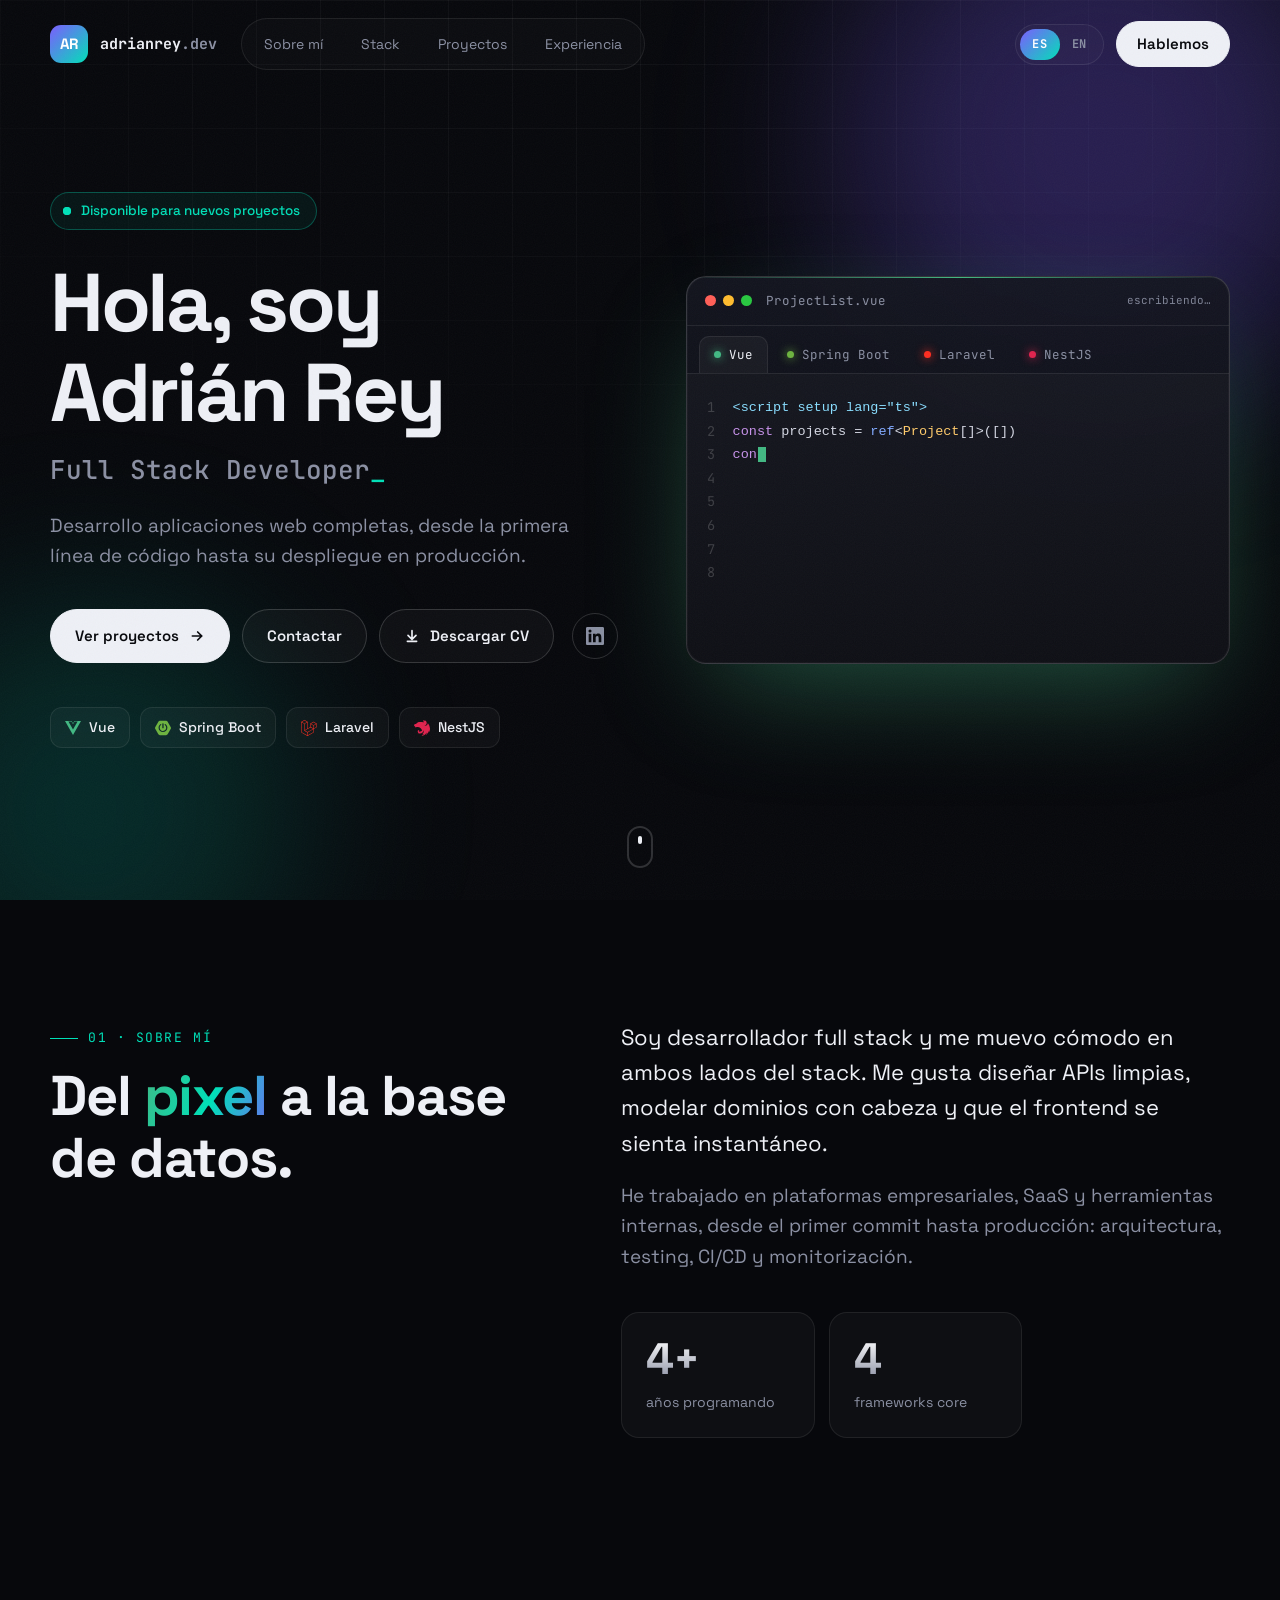
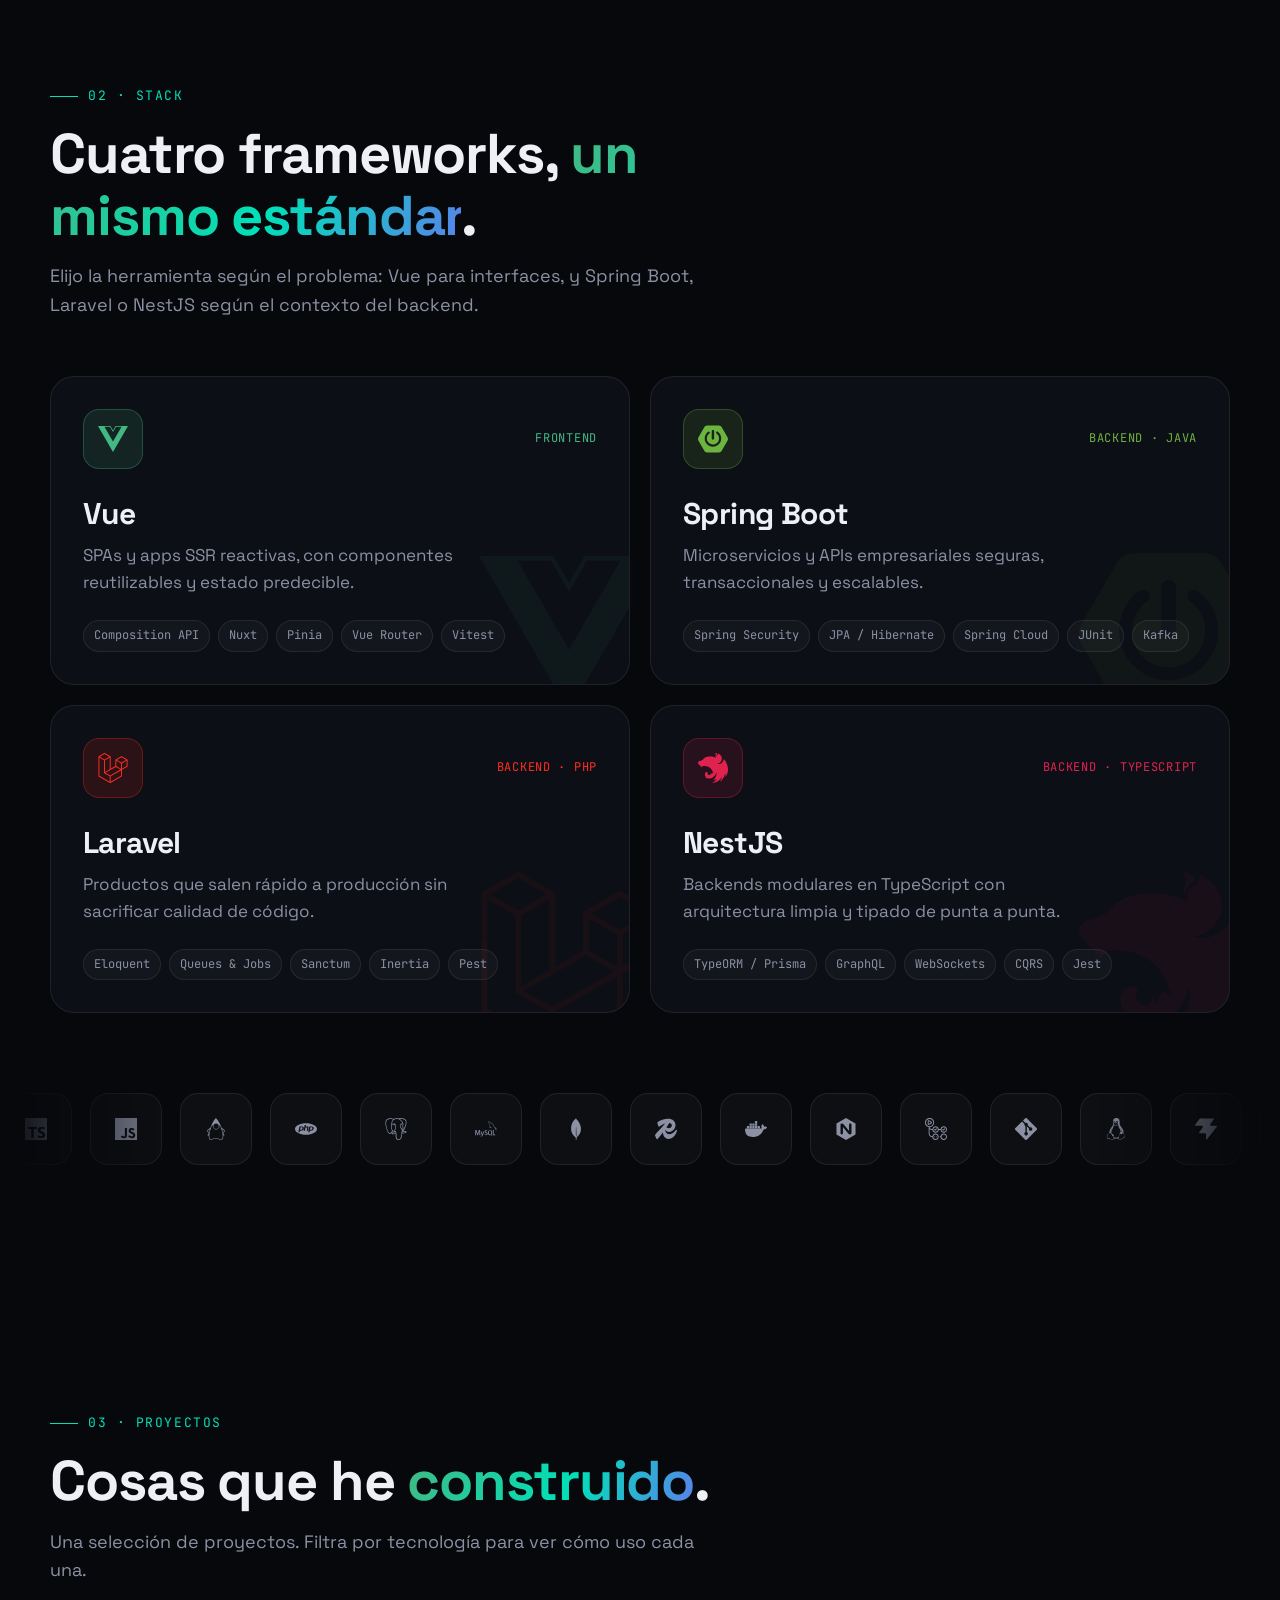
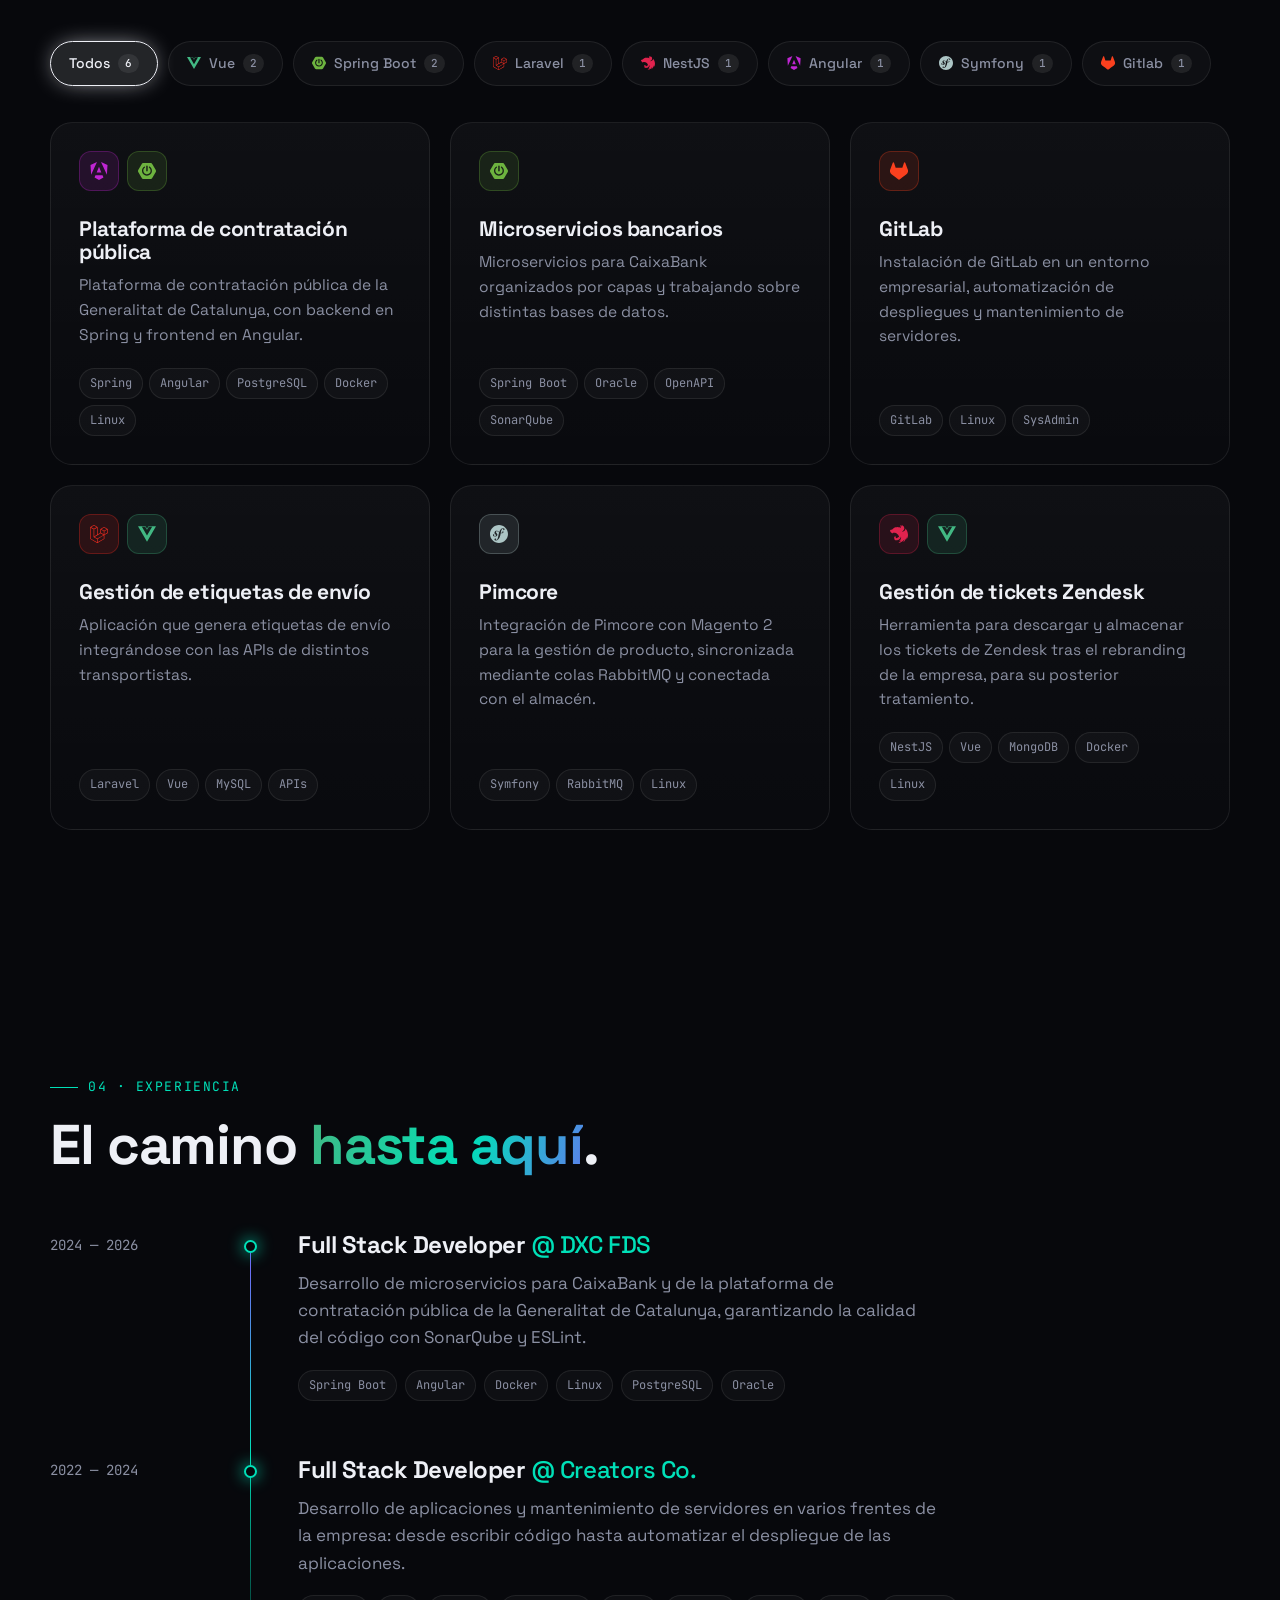
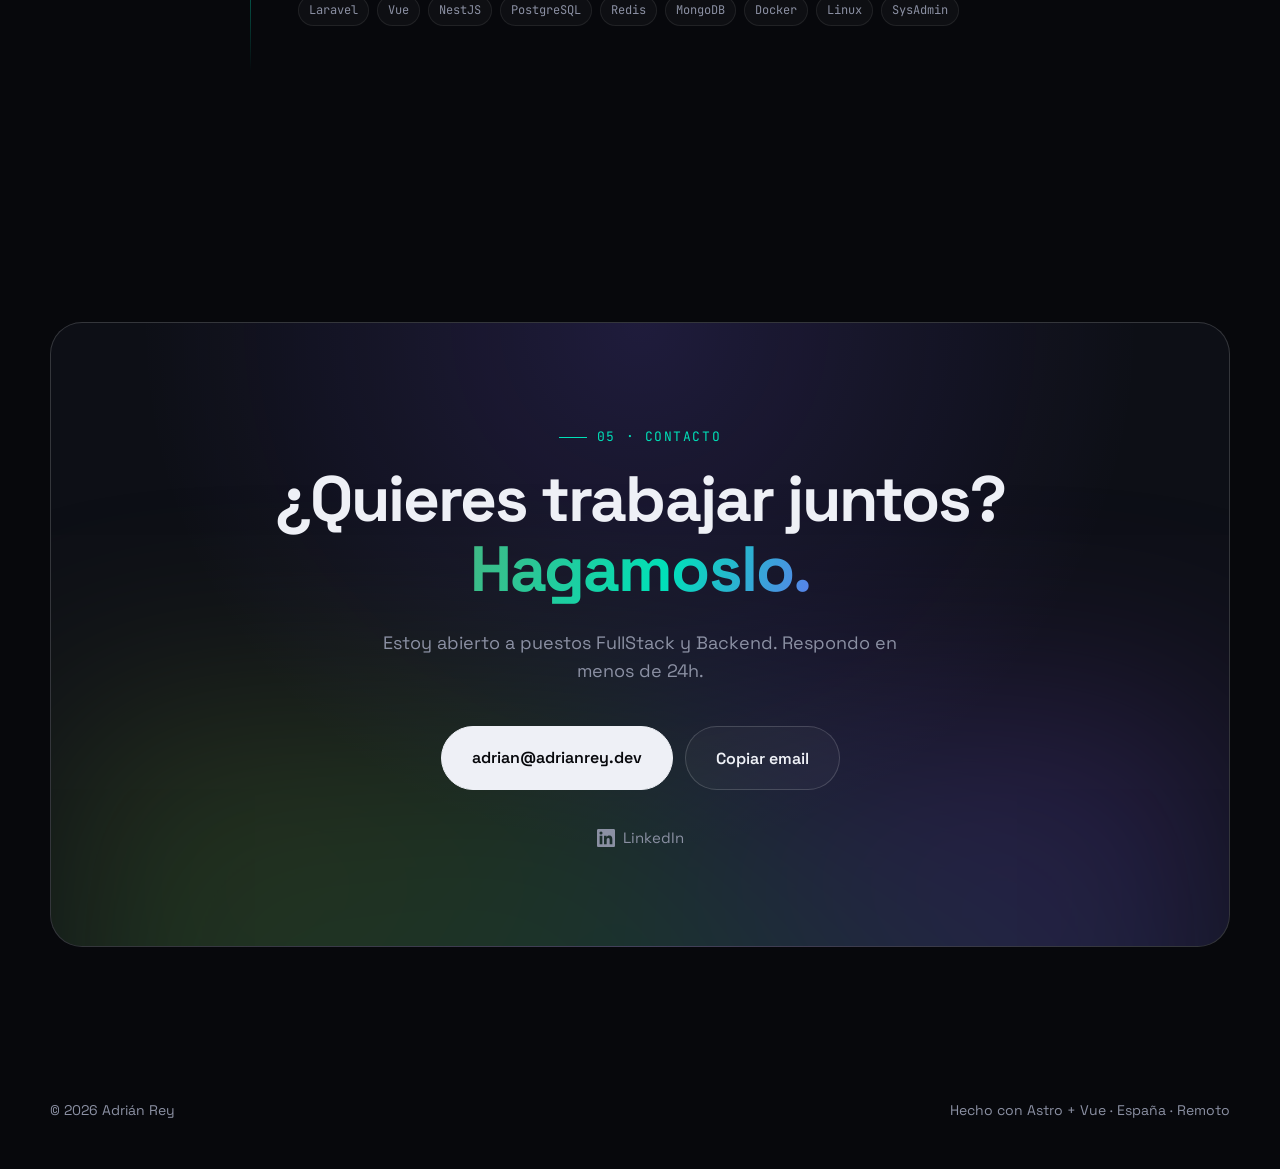
<file: index.html>
<!DOCTYPE html><html lang="es" data-astro-cid-ju4pidww><head><meta charset="utf-8"><meta name="viewport" content="width=device-width, initial-scale=1"><meta name="description" content="Desarrollo aplicaciones web completas, desde la primera línea de código hasta su despliegue en producción."><meta name="theme-color" content="#07080c"><meta property="og:title" content="Adrián Rey — Full Stack Developer"><meta property="og:description" content="Desarrollo aplicaciones web completas, desde la primera línea de código hasta su despliegue en producción."><meta property="og:type" content="website"><meta property="og:locale" content="es_ES"><link rel="alternate" hreflang="es" href="https://adrianrey.dev/"><link rel="alternate" hreflang="en" href="https://adrianrey.dev/en/"><link rel="alternate" hreflang="x-default" href="https://adrianrey.dev/"><link rel="icon" type="image/svg+xml" href="/favicon.svg"><link rel="preconnect" href="https://fonts.googleapis.com"><link rel="preconnect" href="https://fonts.gstatic.com" crossorigin><link href="https://fonts.googleapis.com/css2?family=JetBrains+Mono:wght@400;500;700&family=Space+Grotesk:wght@400;500;600;700&display=swap" rel="stylesheet"><meta name="generator" content="Astro v7.3.5"><title>Adrián Rey — Full Stack Developer</title><link rel="stylesheet" href="/_astro/_..Btr5qTK5.css"></head><body data-astro-cid-ju4pidww><div class="bg-grid" aria-hidden="true" data-astro-cid-ju4pidww></div><div class="cursor-glow" aria-hidden="true" data-astro-cid-ju4pidww></div><div class="noise" aria-hidden="true" data-astro-cid-ju4pidww></div><header class="nav" data-astro-cid-wpvy4v7s><div class="container nav-inner" data-astro-cid-wpvy4v7s><a href="#" class="logo" aria-label="Inicio" data-astro-cid-wpvy4v7s><span class="logo-mark" data-astro-cid-wpvy4v7s>AR</span><span class="logo-text" data-astro-cid-wpvy4v7s>adrianrey<span data-astro-cid-wpvy4v7s>.dev</span></span></a><nav data-astro-cid-wpvy4v7s><ul class="links" id="nav-links" data-astro-cid-wpvy4v7s><li data-astro-cid-wpvy4v7s><a href="#sobre-mi" data-astro-cid-wpvy4v7s>Sobre mí</a></li><li data-astro-cid-wpvy4v7s><a href="#stack" data-astro-cid-wpvy4v7s>Stack</a></li><li data-astro-cid-wpvy4v7s><a href="#proyectos" data-astro-cid-wpvy4v7s>Proyectos</a></li><li data-astro-cid-wpvy4v7s><a href="#experiencia" data-astro-cid-wpvy4v7s>Experiencia</a></li><li class="mobile-cta" data-astro-cid-wpvy4v7s><a href="#contacto" data-astro-cid-wpvy4v7s>Contacto</a></li></ul></nav><div class="nav-right" data-astro-cid-wpvy4v7s><div class="lang-switch" role="group" aria-label="Cambiar idioma" style="--i: 0" data-astro-cid-wpvy4v7s><span class="lang-indicator" aria-hidden="true" data-astro-cid-wpvy4v7s></span><a href="/" hreflang="es" lang="es" title="Español" aria-current="true" class="lang-option active" data-astro-cid-wpvy4v7s>ES</a><a href="/en/" hreflang="en" lang="en" title="English" class="lang-option" data-astro-cid-wpvy4v7s>EN</a></div><a href="#contacto" class="btn btn-primary nav-cta" data-astro-cid-wpvy4v7s>Hablemos</a></div><button class="burger" aria-label="Abrir menú" aria-expanded="false" aria-controls="nav-links" data-astro-cid-wpvy4v7s><span data-astro-cid-wpvy4v7s></span><span data-astro-cid-wpvy4v7s></span></button></div></header><script type="module">var e=document.querySelector(`.nav`),t=e.querySelector(`.burger`),n=()=>e.classList.toggle(`scrolled`,window.scrollY>20);n(),window.addEventListener(`scroll`,n,{passive:!0}),t.addEventListener(`click`,()=>{let n=e.classList.toggle(`open`);t.setAttribute(`aria-expanded`,String(n))}),e.querySelectorAll(`.lang-option`).forEach(e=>e.addEventListener(`click`,()=>{location.hash&&(e.href=e.pathname+location.hash)})),e.querySelectorAll(`.links a`).forEach(n=>n.addEventListener(`click`,()=>{e.classList.remove(`open`),t.setAttribute(`aria-expanded`,`false`)}));</script><main><section class="hero" data-astro-cid-ge2uvauf><div class="orb orb-1" aria-hidden="true" data-astro-cid-ge2uvauf></div><div class="orb orb-2" aria-hidden="true" data-astro-cid-ge2uvauf></div><div class="container hero-grid" data-astro-cid-ge2uvauf><div class="hero-copy" data-astro-cid-ge2uvauf><span class="badge reveal" data-astro-cid-ge2uvauf><span class="pulse" data-astro-cid-ge2uvauf></span>Disponible para nuevos proyectos</span><h1 class="reveal" style="--delay: .08s" data-astro-cid-ge2uvauf>Hola, soy Adrián Rey<span class="role" data-astro-cid-ge2uvauf>Full Stack Developer<span class="cursor" data-astro-cid-ge2uvauf>_</span></span></h1><p class="tagline reveal" style="--delay: .16s" data-astro-cid-ge2uvauf>Desarrollo aplicaciones web completas, desde la primera línea de código hasta su despliegue en producción.</p><div class="actions reveal" style="--delay: .24s" data-astro-cid-ge2uvauf><a href="#proyectos" class="btn btn-primary" data-astro-cid-ge2uvauf>Ver proyectos<svg width="16" height="16" viewBox="0 0 24 24" fill="none" stroke="currentColor" stroke-width="2.5" stroke-linecap="round" data-astro-cid-ge2uvauf><path d="M5 12h14M13 6l6 6-6 6" data-astro-cid-ge2uvauf></path></svg></a><a href="#contacto" class="btn" data-astro-cid-ge2uvauf>Contactar</a><a href="/cv/adrian-rey-cv-es.pdf" class="btn" download data-astro-cid-ge2uvauf><svg width="16" height="16" viewBox="0 0 24 24" fill="none" stroke="currentColor" stroke-width="2.5" stroke-linecap="round" stroke-linejoin="round" aria-hidden="true" data-astro-cid-ge2uvauf><path d="M12 4v12M6 11l6 6 6-6M5 20h14" data-astro-cid-ge2uvauf></path></svg>Descargar CV</a><div class="socials" data-astro-cid-ge2uvauf><a href="https://www.linkedin.com/in/adri%C3%A1n-rey-brea-9657061b1/" target="_blank" rel="noopener" aria-label="LinkedIn" class="social" data-astro-cid-ge2uvauf><svg role="img" viewBox="0 0 24 24" width="18" height="18" fill="currentColor" aria-label="LinkedIn"><title>LinkedIn</title><path d="M20.45 20.45h-3.56v-5.57c0-1.33-.02-3.04-1.85-3.04-1.85 0-2.14 1.45-2.14 2.94v5.67H9.35V9h3.41v1.56h.05c.48-.9 1.64-1.85 3.37-1.85 3.6 0 4.27 2.37 4.27 5.46v6.28ZM5.34 7.43a2.06 2.06 0 1 1 0-4.13 2.06 2.06 0 0 1 0 4.13ZM7.12 20.45H3.56V9h3.56v11.45ZM22.22 0H1.77C.79 0 0 .77 0 1.73v20.54C0 23.23.79 24 1.77 24h20.45c.98 0 1.78-.77 1.78-1.73V1.73C24 .77 23.2 0 22.22 0Z"></path></svg></a></div></div><ul class="stack-pills reveal" style="--delay: .32s" data-astro-cid-ge2uvauf><li style="--c: #42b883" data-astro-cid-ge2uvauf><svg role="img" viewBox="0 0 24 24" width="16" height="16" fill="#42b883" aria-label="Vue.js"><title>Vue.js</title><path d="M24,1.61H14.06L12,5.16,9.94,1.61H0L12,22.39ZM12,14.08,5.16,2.23H9.59L12,6.41l2.41-4.18h4.43Z"></path></svg>Vue</li><li style="--c: #6db33f" data-astro-cid-ge2uvauf><svg role="img" viewBox="0 0 24 24" width="16" height="16" fill="#6db33f" aria-label="Spring Boot"><title>Spring Boot</title><path d="m23.693 10.7058-4.73-8.1844c-.4094-.7106-1.4166-1.2942-2.2402-1.2942H7.2725c-.819 0-1.8308.5836-2.2402 1.2942L.307 10.7058c-.4095.7106-.4095 1.873 0 2.5837l4.7252 8.189c.4094.7107 1.4166 1.2943 2.2402 1.2943h9.455c.819 0 1.826-.5836 2.2402-1.2942l4.7252-8.189c.4095-.7107.4095-1.8732 0-2.5838zM10.9763 5.7547c0-.5365.4377-.9742.9742-.9742s.9742.4377.9742.9742v5.8217c0 .5366-.4377.9742-.9742.9742s-.9742-.4376-.9742-.9742zm.9742 12.4294c-3.6427 0-6.6077-2.965-6.6077-6.6077.0047-2.0896.993-4.0521 2.6685-5.304a.8657.8657 0 0 1 1.2142.1788.8657.8657 0 0 1-.1788 1.2143c-2.1602 1.6048-2.612 4.6592-1.0072 6.8194 1.6049 2.1603 4.6593 2.612 6.8195 1.0072 1.2378-.9177 1.9673-2.372 1.9673-3.9157a4.8972 4.8972 0 0 0-1.9861-3.925c-.386-.2824-.466-.8284-.1836-1.2143.2824-.386.8283-.466 1.2143-.1835 1.6895 1.2471 2.6826 3.2238 2.6873 5.3228 0 3.6474-2.965 6.6077-6.6077 6.6077z"></path></svg>Spring Boot</li><li style="--c: #ff2d20" data-astro-cid-ge2uvauf><svg role="img" viewBox="0 0 24 24" width="16" height="16" fill="#ff2d20" aria-label="Laravel"><title>Laravel</title><path d="M23.642 5.43a.364.364 0 01.014.1v5.149c0 .135-.073.26-.189.326l-4.323 2.49v4.934a.378.378 0 01-.188.326L9.93 23.949a.316.316 0 01-.066.027c-.008.002-.016.008-.024.01a.348.348 0 01-.192 0c-.011-.002-.02-.008-.03-.012-.02-.008-.042-.014-.062-.025L.533 18.755a.376.376 0 01-.189-.326V2.974c0-.033.005-.066.014-.098.003-.012.01-.02.014-.032a.369.369 0 01.023-.058c.004-.013.015-.022.023-.033l.033-.045c.012-.01.025-.018.037-.027.014-.012.027-.024.041-.034H.53L5.043.05a.375.375 0 01.375 0L9.93 2.647h.002c.015.01.027.021.04.033l.038.027c.013.014.02.03.033.045.008.011.02.021.025.033.01.02.017.038.024.058.003.011.01.021.013.032.01.031.014.064.014.098v9.652l3.76-2.164V5.527c0-.033.004-.066.013-.098.003-.01.01-.02.013-.032a.487.487 0 01.024-.059c.007-.012.018-.02.025-.033.012-.015.021-.03.033-.043.012-.012.025-.02.037-.028.014-.01.026-.023.041-.032h.001l4.513-2.598a.375.375 0 01.375 0l4.513 2.598c.016.01.027.021.042.031.012.01.025.018.036.028.013.014.022.03.034.044.008.012.019.021.024.033.011.02.018.04.024.06.006.01.012.021.015.032zm-.74 5.032V6.179l-1.578.908-2.182 1.256v4.283zm-4.51 7.75v-4.287l-2.147 1.225-6.126 3.498v4.325zM1.093 3.624v14.588l8.273 4.761v-4.325l-4.322-2.445-.002-.003H5.04c-.014-.01-.025-.021-.04-.031-.011-.01-.024-.018-.035-.027l-.001-.002c-.013-.012-.021-.025-.031-.04-.01-.011-.021-.022-.028-.036h-.002c-.008-.014-.013-.031-.02-.047-.006-.016-.014-.027-.018-.043a.49.49 0 01-.008-.057c-.002-.014-.006-.027-.006-.041V5.789l-2.18-1.257zM5.23.81L1.47 2.974l3.76 2.164 3.758-2.164zm1.956 13.505l2.182-1.256V3.624l-1.58.91-2.182 1.255v9.435zm11.581-10.95l-3.76 2.163 3.76 2.163 3.759-2.164zm-.376 4.978L16.21 7.087 14.63 6.18v4.283l2.182 1.256 1.58.908zm-8.65 9.654l5.514-3.148 2.756-1.572-3.757-2.163-4.323 2.489-3.941 2.27z"></path></svg>Laravel</li><li style="--c: #e0234e" data-astro-cid-ge2uvauf><svg role="img" viewBox="0 0 24 24" width="16" height="16" fill="#e0234e" aria-label="NestJS"><title>NestJS</title><path d="M14.131.047c-.173 0-.334.037-.483.087.316.21.49.49.576.806.007.043.019.074.025.117a.681.681 0 0 1 .013.112c.024.545-.143.614-.26.936-.18.415-.13.861.086 1.22a.74.74 0 0 0 .074.137c-.235-1.568 1.073-1.803 1.314-2.293.019-.428-.334-.713-.613-.911a1.37 1.37 0 0 0-.732-.21zM16.102.4c-.024.143-.006.106-.012.18-.006.05-.006.112-.012.161-.013.05-.025.1-.044.149-.012.05-.03.1-.05.149l-.067.142c-.02.025-.031.05-.05.075l-.037.055a2.152 2.152 0 0 1-.093.124c-.037.038-.068.081-.112.112v.006c-.037.031-.074.068-.118.1-.13.099-.278.173-.415.266-.043.03-.087.056-.124.093a.906.906 0 0 0-.118.099c-.043.037-.074.074-.111.118-.031.037-.068.08-.093.124a1.582 1.582 0 0 0-.087.13c-.025.05-.043.093-.068.142-.019.05-.037.093-.05.143a2.007 2.007 0 0 0-.043.155c-.006.025-.006.056-.012.08-.007.025-.007.05-.013.075 0 .05-.006.105-.006.155 0 .037 0 .074.006.111 0 .05.006.1.019.155.006.05.018.1.03.15.02.049.032.098.05.148.013.03.031.062.044.087l-1.426-.552c-.241-.068-.477-.13-.719-.186l-.39-.093c-.372-.074-.75-.13-1.128-.167-.013 0-.019-.006-.031-.006A11.082 11.082 0 0 0 8.9 2.855c-.378.025-.756.074-1.134.136a12.45 12.45 0 0 0-.837.174l-.279.074c-.092.037-.18.08-.266.118l-.205.093c-.012.006-.024.006-.03.012-.063.031-.118.056-.174.087a2.738 2.738 0 0 0-.236.118c-.043.018-.086.043-.124.062a.559.559 0 0 1-.055.03c-.056.032-.112.063-.162.094a1.56 1.56 0 0 0-.148.093c-.044.03-.087.055-.124.086-.006.007-.013.007-.019.013-.037.025-.08.056-.118.087l-.012.012-.093.074c-.012.007-.025.019-.037.025-.031.025-.062.056-.093.08-.006.013-.019.02-.025.025-.037.038-.074.069-.111.106-.007 0-.007.006-.013.012a1.742 1.742 0 0 0-.111.106c-.007.006-.007.012-.013.012a1.454 1.454 0 0 0-.093.1c-.012.012-.03.024-.043.036a1.374 1.374 0 0 1-.106.112c-.006.012-.018.019-.024.03-.05.05-.093.1-.143.15l-.018.018c-.1.106-.205.211-.317.304-.111.1-.229.192-.347.273a3.777 3.777 0 0 1-.762.421c-.13.056-.267.106-.403.149-.26.056-.527.161-.756.18-.05 0-.105.012-.155.018l-.155.037-.149.056c-.05.019-.099.044-.148.068-.044.031-.093.056-.137.087a1.011 1.011 0 0 0-.124.106c-.043.03-.087.074-.124.111-.037.043-.074.08-.105.124-.031.05-.068.093-.093.143a1.092 1.092 0 0 0-.087.142c-.025.056-.05.106-.068.161-.019.05-.037.106-.056.161-.012.05-.025.1-.03.15 0 .005-.007.012-.007.018-.012.056-.012.13-.019.167C.006 7.95 0 7.986 0 8.03a.657.657 0 0 0 .074.31v.006c.019.037.044.075.069.112.024.037.05.074.08.111.031.031.068.069.106.1a.906.906 0 0 0 .117.099c.149.13.186.173.378.272.031.019.062.031.1.05.006 0 .012.006.018.006 0 .013 0 .019.006.031a1.272 1.272 0 0 0 .08.298c.02.037.032.074.05.111.007.013.013.025.02.031.024.05.049.093.073.137l.093.13c.031.037.069.08.106.118.037.037.074.068.118.105 0 0 .006.006.012.006.037.031.074.062.112.087a.986.986 0 0 0 .136.08c.043.025.093.05.142.069a.73.73 0 0 0 .124.043c.007.006.013.006.025.012.025.007.056.013.08.019-.018.335-.024.65.026.762.055.124.328-.254.6-.688-.036.428-.061.93 0 1.079.069.155.44-.329.763-.862 4.395-1.016 8.405 2.02 8.826 6.31-.08-.67-.905-1.041-1.283-.948-.186.458-.502 1.047-1.01 1.413.043-.41.025-.83-.062-1.24a4.009 4.009 0 0 1-.769 1.562c-.588.043-1.177-.242-1.487-.67-.025-.018-.031-.055-.05-.08-.018-.043-.037-.087-.05-.13a.515.515 0 0 1-.037-.13c-.006-.044-.006-.087-.006-.137v-.093a.992.992 0 0 1 .031-.13c.013-.043.025-.086.044-.13.024-.043.043-.087.074-.13.105-.298.105-.54-.087-.682a.706.706 0 0 0-.118-.062c-.024-.006-.055-.018-.08-.025l-.05-.018a.847.847 0 0 0-.13-.031.472.472 0 0 0-.13-.019 1.01 1.01 0 0 0-.136-.012c-.031 0-.062.006-.093.006a.484.484 0 0 0-.137.019c-.043.006-.086.012-.13.024a1.068 1.068 0 0 0-.13.044c-.043.018-.08.037-.124.056-.037.018-.074.043-.118.062-1.444.942-.582 3.148.403 3.787-.372.068-.75.148-.855.229l-.013.012c.267.161.546.298.837.416.397.13.818.247 1.004.297v.006a5.996 5.996 0 0 0 1.562.112c2.746-.192 4.996-2.281 5.405-5.033l.037.161c.019.112.043.23.056.347v.006c.012.056.018.112.025.162v.024c.006.056.012.112.012.162.006.068.012.136.012.204v.1c0 .03.007.067.007.098 0 .038-.007.075-.007.112v.087c0 .043-.006.08-.006.124 0 .025 0 .05-.006.08 0 .044-.006.087-.006.137-.006.018-.006.037-.006.055l-.02.143c0 .019 0 .037-.005.056-.007.062-.019.118-.025.18v.012l-.037.174v.018l-.037.167c0 .007-.007.02-.007.025a1.663 1.663 0 0 1-.043.168v.018c-.019.062-.037.118-.05.174-.006.006-.006.012-.006.012l-.056.186c-.024.062-.043.118-.068.18-.025.062-.043.124-.068.18-.025.062-.05.117-.074.18h-.007c-.024.055-.05.117-.08.173a.302.302 0 0 1-.019.043c-.006.006-.006.013-.012.019a5.867 5.867 0 0 1-1.742 2.082c-.05.031-.099.069-.149.106-.012.012-.03.018-.043.03a2.603 2.603 0 0 1-.136.094l.018.037h.007l.26-.037h.006c.161-.025.322-.056.483-.087.044-.006.093-.019.137-.031l.087-.019c.043-.006.086-.018.13-.024.037-.013.074-.02.111-.031.62-.15 1.221-.354 1.798-.595a9.926 9.926 0 0 1-3.85 3.142c.714-.05 1.426-.167 2.114-.366a9.903 9.903 0 0 0 5.857-4.68 9.893 9.893 0 0 1-1.667 3.986 9.758 9.758 0 0 0 1.655-1.376 9.824 9.824 0 0 0 2.61-5.268c.21.98.272 1.99.18 2.987 4.474-6.241.371-12.712-1.346-14.416-.006-.013-.012-.019-.012-.031-.006.006-.006.006-.006.012 0-.006 0-.006-.007-.012 0 .074-.006.148-.012.223a8.34 8.34 0 0 1-.062.415c-.03.136-.068.273-.105.41-.044.13-.093.266-.15.396a5.322 5.322 0 0 1-.185.378 4.735 4.735 0 0 1-.477.688c-.093.111-.192.21-.292.31a3.994 3.994 0 0 1-.18.155l-.142.124a3.459 3.459 0 0 1-.347.241 4.295 4.295 0 0 1-.366.211c-.13.062-.26.118-.39.174a4.364 4.364 0 0 1-.818.223c-.143.025-.285.037-.422.05a4.914 4.914 0 0 1-.297.012 4.66 4.66 0 0 1-.422-.025 3.137 3.137 0 0 1-.421-.062 3.136 3.136 0 0 1-.415-.105h-.007c.137-.013.273-.025.41-.05a4.493 4.493 0 0 0 .818-.223c.136-.05.266-.112.39-.174.13-.062.248-.13.372-.204.118-.08.235-.161.347-.248.112-.087.217-.18.316-.279.105-.093.198-.198.291-.304.093-.111.18-.223.26-.334.013-.019.026-.044.038-.062.062-.1.124-.199.18-.298a4.272 4.272 0 0 0 .334-.775c.044-.13.075-.266.106-.403.025-.142.05-.278.062-.415.012-.142.025-.285.025-.421 0-.1-.007-.199-.013-.298a6.726 6.726 0 0 0-.05-.415 4.493 4.493 0 0 0-.092-.415c-.044-.13-.087-.267-.137-.397-.05-.13-.111-.26-.173-.384-.069-.124-.137-.248-.211-.366a6.843 6.843 0 0 0-.248-.34c-.093-.106-.186-.212-.285-.317a3.878 3.878 0 0 0-.161-.155c-.28-.217-.57-.421-.862-.607a1.154 1.154 0 0 0-.124-.062 2.415 2.415 0 0 0-.589-.26Z"></path></svg>NestJS</li></ul></div><div class="hero-terminal reveal" style="--delay: .2s" data-astro-cid-ge2uvauf><style>astro-island,astro-slot,astro-static-slot{display:contents}</style><script>(()=>{var e=async t=>{await(await t())()};(self.Astro||(self.Astro={})).load=e;window.dispatchEvent(new Event("astro:load"));})();</script><script>(()=>{var g=Object.defineProperty;var w=(a,s,c)=>s in a?g(a,s,{enumerable:!0,configurable:!0,writable:!0,value:c}):a[s]=c;var l=(a,s,c)=>w(a,typeof s!="symbol"?s+"":s,c);var E=new Set(["__proto__","constructor","prototype"]);{let a={0:t=>y(t),1:t=>c(t),2:t=>new RegExp(t),3:t=>new Date(t),4:t=>new Map(c(t)),5:t=>new Set(c(t)),6:t=>BigInt(t),7:t=>new URL(t),8:t=>new Uint8Array(t),9:t=>new Uint16Array(t),10:t=>new Uint32Array(t),11:t=>Number.POSITIVE_INFINITY*t},s=t=>{let[p,e]=t;return p in a?a[p](e):void 0},c=t=>t.map(s),y=t=>typeof t!="object"||t===null?t:Object.fromEntries(Object.entries(t).map(([p,e])=>[p,s(e)]));class f extends HTMLElement{constructor(){super(...arguments);l(this,"Component");l(this,"hydrator");l(this,"hydrate",async()=>{var b;if(!this.hydrator||!this.isConnected)return;let e=(b=this.parentElement)==null?void 0:b.closest("astro-island[ssr]");if(e){e.addEventListener("astro:hydrate",this.hydrate,{once:!0});return}let r=this.querySelectorAll("astro-slot"),n={},d=this.querySelectorAll("template[data-astro-template]");for(let o of d){let i=o.closest(this.tagName);i!=null&&i.isSameNode(this)&&(n[o.getAttribute("data-astro-template")||"default"]=o.innerHTML,o.remove())}for(let o of r){let i=o.closest(this.tagName);i!=null&&i.isSameNode(this)&&(n[o.getAttribute("name")||"default"]=o.innerHTML)}let u;try{u=this.hasAttribute("props")?y(JSON.parse(this.getAttribute("props"))):{}}catch(o){let i=this.getAttribute("component-url")||"<unknown>",v=this.getAttribute("component-export");throw v&&(i+=` (export ${v})`),console.error(`[hydrate] Error parsing props for component ${i}`,this.getAttribute("props"),o),o}let h;await this.hydrator(this)(this.Component,u,n,{client:this.getAttribute("client")}),this.removeAttribute("ssr"),this.dispatchEvent(new CustomEvent("astro:hydrate"))});l(this,"unmount",()=>{this.isConnected||this.dispatchEvent(new CustomEvent("astro:unmount"))})}disconnectedCallback(){document.removeEventListener("astro:after-swap",this.unmount),document.addEventListener("astro:after-swap",this.unmount,{once:!0})}connectedCallback(){if(!this.hasAttribute("await-children")||document.readyState==="interactive"||document.readyState==="complete")this.childrenConnectedCallback();else{let e=()=>{document.removeEventListener("DOMContentLoaded",e),r.disconnect(),this.childrenConnectedCallback()},r=new MutationObserver(()=>{var n;((n=this.lastChild)==null?void 0:n.nodeType)===Node.COMMENT_NODE&&this.lastChild.nodeValue==="astro:end"&&(this.lastChild.remove(),e())});r.observe(this,{childList:!0}),document.addEventListener("DOMContentLoaded",e)}}async childrenConnectedCallback(){let e=this.getAttribute("before-hydration-url");e&&await import(e),this.start()}getRetryImportUrl(e){let r=new URL(e,document.baseURI);return r.searchParams.set("astro-retry",Date.now().toString()),r.toString()}async importWithRetry(e){try{return await import(e)}catch(r){return await new Promise(n=>setTimeout(n,1e3)),import(this.getRetryImportUrl(e))}}handleHydrationError(e){let r=this.getAttribute("component-url"),n=new CustomEvent("astro:hydration-error",{cancelable:!0,bubbles:!0,composed:!0,detail:{error:e,componentUrl:r}});this.dispatchEvent(n)&&console.error(`[astro-island] Error hydrating ${r}`,e)}async start(){let e=JSON.parse(this.getAttribute("opts")),r=this.getAttribute("client");if(Astro[r]===void 0){window.addEventListener(`astro:${r}`,()=>this.start(),{once:!0});return}try{await Astro[r](async()=>{let n=this.getAttribute("renderer-url");try{let[d,{default:u}]=await Promise.all([this.importWithRetry(this.getAttribute("component-url")),n?this.importWithRetry(n):Promise.resolve({default:()=>()=>{}})]),h=this.getAttribute("component-export")||"default";if(h.includes(".")){this.Component=d;for(let m of h.split(".")){if(E.has(m)||!this.Component||typeof this.Component!="object"&&typeof this.Component!="function"||!Object.hasOwn(this.Component,m))throw new Error(`Invalid component export path: ${h}`);this.Component=this.Component[m]}}else{if(E.has(h))throw new Error(`Invalid component export path: ${h}`);this.Component=d[h]}return this.hydrator=u,this.hydrate}catch(d){return this.handleHydrationError(d),()=>{}}},e,this)}catch(n){this.handleHydrationError(n)}}attributeChangedCallback(){this.hydrate()}}l(f,"observedAttributes",["props"]),customElements.get("astro-island")||customElements.define("astro-island",f)}})();</script><astro-island uid="2oUGTp" prefix="s0" component-url="/_astro/HeroTerminal.C2VEROm4.js" component-export="default" renderer-url="/_astro/client.8ZvVcw7B.js" props="{&quot;labels&quot;:[0,{&quot;typing&quot;:[0,&quot;escribiendo…&quot;],&quot;done&quot;:[0,&quot;compilado ✓&quot;]}],&quot;data-astro-cid-ge2uvauf&quot;:[0,true]}" ssr client="load" opts="{&quot;name&quot;:&quot;HeroTerminal&quot;,&quot;value&quot;:true}" await-children><div class="terminal" style="--tc:#42b883;" data-astro-cid-ge2uvauf="true" data-v-72a87ea1><div class="term-bar" data-v-72a87ea1><div class="dots" data-v-72a87ea1><span data-v-72a87ea1></span><span data-v-72a87ea1></span><span data-v-72a87ea1></span></div><span class="file" data-v-72a87ea1>ProjectList.vue</span><span class="live status" data-v-72a87ea1>escribiendo…</span></div><div class="tabs" role="tablist" data-v-72a87ea1><!--[--><button role="tab" aria-selected="true" class="on" style="--c:#42b883;" data-v-72a87ea1><span class="tab-dot" data-v-72a87ea1></span>Vue</button><button role="tab" aria-selected="false" class="" style="--c:#6db33f;" data-v-72a87ea1><span class="tab-dot" data-v-72a87ea1></span>Spring Boot</button><button role="tab" aria-selected="false" class="" style="--c:#ff2d20;" data-v-72a87ea1><span class="tab-dot" data-v-72a87ea1></span>Laravel</button><button role="tab" aria-selected="false" class="" style="--c:#e0234e;" data-v-72a87ea1><span class="tab-dot" data-v-72a87ea1></span>NestJS</button><!--]--></div><div class="code" data-v-72a87ea1><div class="gutter" aria-hidden="true" data-v-72a87ea1><!--[--><span data-v-72a87ea1>1</span><span data-v-72a87ea1>2</span><span data-v-72a87ea1>3</span><span data-v-72a87ea1>4</span><span data-v-72a87ea1>5</span><span data-v-72a87ea1>6</span><span data-v-72a87ea1>7</span><span data-v-72a87ea1>8</span><!--]--></div><pre data-v-72a87ea1><code data-v-72a87ea1><!--[--><!--]--><span class="caret" data-v-72a87ea1></span></code></pre></div></div><!--astro:end--></astro-island></div></div><a href="#sobre-mi" class="scroll-hint" aria-label="Bajar" data-astro-cid-ge2uvauf><span data-astro-cid-ge2uvauf></span></a></section><section id="sobre-mi" data-astro-cid-oxgmilyn><div class="container about" data-astro-cid-oxgmilyn><div class="reveal" data-astro-cid-oxgmilyn><span class="eyebrow" data-astro-cid-oxgmilyn>01 · Sobre mí</span><h2 class="section-title" data-astro-cid-oxgmilyn>Del <span class="gradient-text" data-astro-cid-oxgmilyn>pixel</span> a la base de datos.</h2></div><div class="about-body" data-astro-cid-oxgmilyn><p class="reveal" style="--delay: 0.08s" data-astro-cid-oxgmilyn>Soy desarrollador full stack y me muevo cómodo en ambos lados del stack. Me gusta diseñar APIs limpias, modelar dominios con cabeza y que el frontend se sienta instantáneo.</p><p class="reveal" style="--delay: 0.16s" data-astro-cid-oxgmilyn>He trabajado en plataformas empresariales, SaaS y herramientas internas, desde el primer commit hasta producción: arquitectura, testing, CI/CD y monitorización.</p><dl class="stats" data-astro-cid-oxgmilyn><div class="stat reveal" style="--delay: 0.2s" data-astro-cid-oxgmilyn><dt data-astro-cid-oxgmilyn>años programando</dt><dd data-astro-cid-oxgmilyn>4+</dd></div><div class="stat reveal" style="--delay: 0.30000000000000004s" data-astro-cid-oxgmilyn><dt data-astro-cid-oxgmilyn>frameworks core</dt><dd data-astro-cid-oxgmilyn>4</dd></div></dl></div></div></section><section id="stack" data-astro-cid-u256hdza><div class="container" data-astro-cid-u256hdza><div class="section-head reveal" data-astro-cid-u256hdza><span class="eyebrow" data-astro-cid-u256hdza>02 · Stack</span><h2 class="section-title" data-astro-cid-u256hdza>Cuatro frameworks, <span class="gradient-text" data-astro-cid-u256hdza>un mismo estándar</span>.</h2><p class="section-sub" data-astro-cid-u256hdza>Elijo la herramienta según el problema: Vue para interfaces, y Spring Boot, Laravel o NestJS según el contexto del backend.</p></div><div class="cards" data-astro-cid-u256hdza><article class="card reveal" style="--c: #42b883; --delay: 0s" data-astro-cid-u256hdza><div class="card-glow" aria-hidden="true" data-astro-cid-u256hdza></div><div class="card-top" data-astro-cid-u256hdza><div class="icon-box" data-astro-cid-u256hdza><svg role="img" viewBox="0 0 24 24" width="30" height="30" fill="#42b883" aria-label="Vue.js"><title>Vue.js</title><path d="M24,1.61H14.06L12,5.16,9.94,1.61H0L12,22.39ZM12,14.08,5.16,2.23H9.59L12,6.41l2.41-4.18h4.43Z"></path></svg></div><span class="layer" data-astro-cid-u256hdza>Frontend</span></div><h3 data-astro-cid-u256hdza>Vue</h3><p data-astro-cid-u256hdza>SPAs y apps SSR reactivas, con componentes reutilizables y estado predecible.</p><ul data-astro-cid-u256hdza><li class="chip" data-astro-cid-u256hdza>Composition API</li><li class="chip" data-astro-cid-u256hdza>Nuxt</li><li class="chip" data-astro-cid-u256hdza>Pinia</li><li class="chip" data-astro-cid-u256hdza>Vue Router</li><li class="chip" data-astro-cid-u256hdza>Vitest</li></ul><svg role="img" viewBox="0 0 24 24" width="180" height="180" class="watermark" fill="#42b883" aria-label="Vue.js"><title>Vue.js</title><path d="M24,1.61H14.06L12,5.16,9.94,1.61H0L12,22.39ZM12,14.08,5.16,2.23H9.59L12,6.41l2.41-4.18h4.43Z"></path></svg></article><article class="card reveal" style="--c: #6db33f; --delay: 0.08s" data-astro-cid-u256hdza><div class="card-glow" aria-hidden="true" data-astro-cid-u256hdza></div><div class="card-top" data-astro-cid-u256hdza><div class="icon-box" data-astro-cid-u256hdza><svg role="img" viewBox="0 0 24 24" width="30" height="30" fill="#6db33f" aria-label="Spring Boot"><title>Spring Boot</title><path d="m23.693 10.7058-4.73-8.1844c-.4094-.7106-1.4166-1.2942-2.2402-1.2942H7.2725c-.819 0-1.8308.5836-2.2402 1.2942L.307 10.7058c-.4095.7106-.4095 1.873 0 2.5837l4.7252 8.189c.4094.7107 1.4166 1.2943 2.2402 1.2943h9.455c.819 0 1.826-.5836 2.2402-1.2942l4.7252-8.189c.4095-.7107.4095-1.8732 0-2.5838zM10.9763 5.7547c0-.5365.4377-.9742.9742-.9742s.9742.4377.9742.9742v5.8217c0 .5366-.4377.9742-.9742.9742s-.9742-.4376-.9742-.9742zm.9742 12.4294c-3.6427 0-6.6077-2.965-6.6077-6.6077.0047-2.0896.993-4.0521 2.6685-5.304a.8657.8657 0 0 1 1.2142.1788.8657.8657 0 0 1-.1788 1.2143c-2.1602 1.6048-2.612 4.6592-1.0072 6.8194 1.6049 2.1603 4.6593 2.612 6.8195 1.0072 1.2378-.9177 1.9673-2.372 1.9673-3.9157a4.8972 4.8972 0 0 0-1.9861-3.925c-.386-.2824-.466-.8284-.1836-1.2143.2824-.386.8283-.466 1.2143-.1835 1.6895 1.2471 2.6826 3.2238 2.6873 5.3228 0 3.6474-2.965 6.6077-6.6077 6.6077z"></path></svg></div><span class="layer" data-astro-cid-u256hdza>Backend · Java</span></div><h3 data-astro-cid-u256hdza>Spring Boot</h3><p data-astro-cid-u256hdza>Microservicios y APIs empresariales seguras, transaccionales y escalables.</p><ul data-astro-cid-u256hdza><li class="chip" data-astro-cid-u256hdza>Spring Security</li><li class="chip" data-astro-cid-u256hdza>JPA / Hibernate</li><li class="chip" data-astro-cid-u256hdza>Spring Cloud</li><li class="chip" data-astro-cid-u256hdza>JUnit</li><li class="chip" data-astro-cid-u256hdza>Kafka</li></ul><svg role="img" viewBox="0 0 24 24" width="180" height="180" class="watermark" fill="#6db33f" aria-label="Spring Boot"><title>Spring Boot</title><path d="m23.693 10.7058-4.73-8.1844c-.4094-.7106-1.4166-1.2942-2.2402-1.2942H7.2725c-.819 0-1.8308.5836-2.2402 1.2942L.307 10.7058c-.4095.7106-.4095 1.873 0 2.5837l4.7252 8.189c.4094.7107 1.4166 1.2943 2.2402 1.2943h9.455c.819 0 1.826-.5836 2.2402-1.2942l4.7252-8.189c.4095-.7107.4095-1.8732 0-2.5838zM10.9763 5.7547c0-.5365.4377-.9742.9742-.9742s.9742.4377.9742.9742v5.8217c0 .5366-.4377.9742-.9742.9742s-.9742-.4376-.9742-.9742zm.9742 12.4294c-3.6427 0-6.6077-2.965-6.6077-6.6077.0047-2.0896.993-4.0521 2.6685-5.304a.8657.8657 0 0 1 1.2142.1788.8657.8657 0 0 1-.1788 1.2143c-2.1602 1.6048-2.612 4.6592-1.0072 6.8194 1.6049 2.1603 4.6593 2.612 6.8195 1.0072 1.2378-.9177 1.9673-2.372 1.9673-3.9157a4.8972 4.8972 0 0 0-1.9861-3.925c-.386-.2824-.466-.8284-.1836-1.2143.2824-.386.8283-.466 1.2143-.1835 1.6895 1.2471 2.6826 3.2238 2.6873 5.3228 0 3.6474-2.965 6.6077-6.6077 6.6077z"></path></svg></article><article class="card reveal" style="--c: #ff2d20; --delay: 0.16s" data-astro-cid-u256hdza><div class="card-glow" aria-hidden="true" data-astro-cid-u256hdza></div><div class="card-top" data-astro-cid-u256hdza><div class="icon-box" data-astro-cid-u256hdza><svg role="img" viewBox="0 0 24 24" width="30" height="30" fill="#ff2d20" aria-label="Laravel"><title>Laravel</title><path d="M23.642 5.43a.364.364 0 01.014.1v5.149c0 .135-.073.26-.189.326l-4.323 2.49v4.934a.378.378 0 01-.188.326L9.93 23.949a.316.316 0 01-.066.027c-.008.002-.016.008-.024.01a.348.348 0 01-.192 0c-.011-.002-.02-.008-.03-.012-.02-.008-.042-.014-.062-.025L.533 18.755a.376.376 0 01-.189-.326V2.974c0-.033.005-.066.014-.098.003-.012.01-.02.014-.032a.369.369 0 01.023-.058c.004-.013.015-.022.023-.033l.033-.045c.012-.01.025-.018.037-.027.014-.012.027-.024.041-.034H.53L5.043.05a.375.375 0 01.375 0L9.93 2.647h.002c.015.01.027.021.04.033l.038.027c.013.014.02.03.033.045.008.011.02.021.025.033.01.02.017.038.024.058.003.011.01.021.013.032.01.031.014.064.014.098v9.652l3.76-2.164V5.527c0-.033.004-.066.013-.098.003-.01.01-.02.013-.032a.487.487 0 01.024-.059c.007-.012.018-.02.025-.033.012-.015.021-.03.033-.043.012-.012.025-.02.037-.028.014-.01.026-.023.041-.032h.001l4.513-2.598a.375.375 0 01.375 0l4.513 2.598c.016.01.027.021.042.031.012.01.025.018.036.028.013.014.022.03.034.044.008.012.019.021.024.033.011.02.018.04.024.06.006.01.012.021.015.032zm-.74 5.032V6.179l-1.578.908-2.182 1.256v4.283zm-4.51 7.75v-4.287l-2.147 1.225-6.126 3.498v4.325zM1.093 3.624v14.588l8.273 4.761v-4.325l-4.322-2.445-.002-.003H5.04c-.014-.01-.025-.021-.04-.031-.011-.01-.024-.018-.035-.027l-.001-.002c-.013-.012-.021-.025-.031-.04-.01-.011-.021-.022-.028-.036h-.002c-.008-.014-.013-.031-.02-.047-.006-.016-.014-.027-.018-.043a.49.49 0 01-.008-.057c-.002-.014-.006-.027-.006-.041V5.789l-2.18-1.257zM5.23.81L1.47 2.974l3.76 2.164 3.758-2.164zm1.956 13.505l2.182-1.256V3.624l-1.58.91-2.182 1.255v9.435zm11.581-10.95l-3.76 2.163 3.76 2.163 3.759-2.164zm-.376 4.978L16.21 7.087 14.63 6.18v4.283l2.182 1.256 1.58.908zm-8.65 9.654l5.514-3.148 2.756-1.572-3.757-2.163-4.323 2.489-3.941 2.27z"></path></svg></div><span class="layer" data-astro-cid-u256hdza>Backend · PHP</span></div><h3 data-astro-cid-u256hdza>Laravel</h3><p data-astro-cid-u256hdza>Productos que salen rápido a producción sin sacrificar calidad de código.</p><ul data-astro-cid-u256hdza><li class="chip" data-astro-cid-u256hdza>Eloquent</li><li class="chip" data-astro-cid-u256hdza>Queues &amp; Jobs</li><li class="chip" data-astro-cid-u256hdza>Sanctum</li><li class="chip" data-astro-cid-u256hdza>Inertia</li><li class="chip" data-astro-cid-u256hdza>Pest</li></ul><svg role="img" viewBox="0 0 24 24" width="180" height="180" class="watermark" fill="#ff2d20" aria-label="Laravel"><title>Laravel</title><path d="M23.642 5.43a.364.364 0 01.014.1v5.149c0 .135-.073.26-.189.326l-4.323 2.49v4.934a.378.378 0 01-.188.326L9.93 23.949a.316.316 0 01-.066.027c-.008.002-.016.008-.024.01a.348.348 0 01-.192 0c-.011-.002-.02-.008-.03-.012-.02-.008-.042-.014-.062-.025L.533 18.755a.376.376 0 01-.189-.326V2.974c0-.033.005-.066.014-.098.003-.012.01-.02.014-.032a.369.369 0 01.023-.058c.004-.013.015-.022.023-.033l.033-.045c.012-.01.025-.018.037-.027.014-.012.027-.024.041-.034H.53L5.043.05a.375.375 0 01.375 0L9.93 2.647h.002c.015.01.027.021.04.033l.038.027c.013.014.02.03.033.045.008.011.02.021.025.033.01.02.017.038.024.058.003.011.01.021.013.032.01.031.014.064.014.098v9.652l3.76-2.164V5.527c0-.033.004-.066.013-.098.003-.01.01-.02.013-.032a.487.487 0 01.024-.059c.007-.012.018-.02.025-.033.012-.015.021-.03.033-.043.012-.012.025-.02.037-.028.014-.01.026-.023.041-.032h.001l4.513-2.598a.375.375 0 01.375 0l4.513 2.598c.016.01.027.021.042.031.012.01.025.018.036.028.013.014.022.03.034.044.008.012.019.021.024.033.011.02.018.04.024.06.006.01.012.021.015.032zm-.74 5.032V6.179l-1.578.908-2.182 1.256v4.283zm-4.51 7.75v-4.287l-2.147 1.225-6.126 3.498v4.325zM1.093 3.624v14.588l8.273 4.761v-4.325l-4.322-2.445-.002-.003H5.04c-.014-.01-.025-.021-.04-.031-.011-.01-.024-.018-.035-.027l-.001-.002c-.013-.012-.021-.025-.031-.04-.01-.011-.021-.022-.028-.036h-.002c-.008-.014-.013-.031-.02-.047-.006-.016-.014-.027-.018-.043a.49.49 0 01-.008-.057c-.002-.014-.006-.027-.006-.041V5.789l-2.18-1.257zM5.23.81L1.47 2.974l3.76 2.164 3.758-2.164zm1.956 13.505l2.182-1.256V3.624l-1.58.91-2.182 1.255v9.435zm11.581-10.95l-3.76 2.163 3.76 2.163 3.759-2.164zm-.376 4.978L16.21 7.087 14.63 6.18v4.283l2.182 1.256 1.58.908zm-8.65 9.654l5.514-3.148 2.756-1.572-3.757-2.163-4.323 2.489-3.941 2.27z"></path></svg></article><article class="card reveal" style="--c: #e0234e; --delay: 0.24s" data-astro-cid-u256hdza><div class="card-glow" aria-hidden="true" data-astro-cid-u256hdza></div><div class="card-top" data-astro-cid-u256hdza><div class="icon-box" data-astro-cid-u256hdza><svg role="img" viewBox="0 0 24 24" width="30" height="30" fill="#e0234e" aria-label="NestJS"><title>NestJS</title><path d="M14.131.047c-.173 0-.334.037-.483.087.316.21.49.49.576.806.007.043.019.074.025.117a.681.681 0 0 1 .013.112c.024.545-.143.614-.26.936-.18.415-.13.861.086 1.22a.74.74 0 0 0 .074.137c-.235-1.568 1.073-1.803 1.314-2.293.019-.428-.334-.713-.613-.911a1.37 1.37 0 0 0-.732-.21zM16.102.4c-.024.143-.006.106-.012.18-.006.05-.006.112-.012.161-.013.05-.025.1-.044.149-.012.05-.03.1-.05.149l-.067.142c-.02.025-.031.05-.05.075l-.037.055a2.152 2.152 0 0 1-.093.124c-.037.038-.068.081-.112.112v.006c-.037.031-.074.068-.118.1-.13.099-.278.173-.415.266-.043.03-.087.056-.124.093a.906.906 0 0 0-.118.099c-.043.037-.074.074-.111.118-.031.037-.068.08-.093.124a1.582 1.582 0 0 0-.087.13c-.025.05-.043.093-.068.142-.019.05-.037.093-.05.143a2.007 2.007 0 0 0-.043.155c-.006.025-.006.056-.012.08-.007.025-.007.05-.013.075 0 .05-.006.105-.006.155 0 .037 0 .074.006.111 0 .05.006.1.019.155.006.05.018.1.03.15.02.049.032.098.05.148.013.03.031.062.044.087l-1.426-.552c-.241-.068-.477-.13-.719-.186l-.39-.093c-.372-.074-.75-.13-1.128-.167-.013 0-.019-.006-.031-.006A11.082 11.082 0 0 0 8.9 2.855c-.378.025-.756.074-1.134.136a12.45 12.45 0 0 0-.837.174l-.279.074c-.092.037-.18.08-.266.118l-.205.093c-.012.006-.024.006-.03.012-.063.031-.118.056-.174.087a2.738 2.738 0 0 0-.236.118c-.043.018-.086.043-.124.062a.559.559 0 0 1-.055.03c-.056.032-.112.063-.162.094a1.56 1.56 0 0 0-.148.093c-.044.03-.087.055-.124.086-.006.007-.013.007-.019.013-.037.025-.08.056-.118.087l-.012.012-.093.074c-.012.007-.025.019-.037.025-.031.025-.062.056-.093.08-.006.013-.019.02-.025.025-.037.038-.074.069-.111.106-.007 0-.007.006-.013.012a1.742 1.742 0 0 0-.111.106c-.007.006-.007.012-.013.012a1.454 1.454 0 0 0-.093.1c-.012.012-.03.024-.043.036a1.374 1.374 0 0 1-.106.112c-.006.012-.018.019-.024.03-.05.05-.093.1-.143.15l-.018.018c-.1.106-.205.211-.317.304-.111.1-.229.192-.347.273a3.777 3.777 0 0 1-.762.421c-.13.056-.267.106-.403.149-.26.056-.527.161-.756.18-.05 0-.105.012-.155.018l-.155.037-.149.056c-.05.019-.099.044-.148.068-.044.031-.093.056-.137.087a1.011 1.011 0 0 0-.124.106c-.043.03-.087.074-.124.111-.037.043-.074.08-.105.124-.031.05-.068.093-.093.143a1.092 1.092 0 0 0-.087.142c-.025.056-.05.106-.068.161-.019.05-.037.106-.056.161-.012.05-.025.1-.03.15 0 .005-.007.012-.007.018-.012.056-.012.13-.019.167C.006 7.95 0 7.986 0 8.03a.657.657 0 0 0 .074.31v.006c.019.037.044.075.069.112.024.037.05.074.08.111.031.031.068.069.106.1a.906.906 0 0 0 .117.099c.149.13.186.173.378.272.031.019.062.031.1.05.006 0 .012.006.018.006 0 .013 0 .019.006.031a1.272 1.272 0 0 0 .08.298c.02.037.032.074.05.111.007.013.013.025.02.031.024.05.049.093.073.137l.093.13c.031.037.069.08.106.118.037.037.074.068.118.105 0 0 .006.006.012.006.037.031.074.062.112.087a.986.986 0 0 0 .136.08c.043.025.093.05.142.069a.73.73 0 0 0 .124.043c.007.006.013.006.025.012.025.007.056.013.08.019-.018.335-.024.65.026.762.055.124.328-.254.6-.688-.036.428-.061.93 0 1.079.069.155.44-.329.763-.862 4.395-1.016 8.405 2.02 8.826 6.31-.08-.67-.905-1.041-1.283-.948-.186.458-.502 1.047-1.01 1.413.043-.41.025-.83-.062-1.24a4.009 4.009 0 0 1-.769 1.562c-.588.043-1.177-.242-1.487-.67-.025-.018-.031-.055-.05-.08-.018-.043-.037-.087-.05-.13a.515.515 0 0 1-.037-.13c-.006-.044-.006-.087-.006-.137v-.093a.992.992 0 0 1 .031-.13c.013-.043.025-.086.044-.13.024-.043.043-.087.074-.13.105-.298.105-.54-.087-.682a.706.706 0 0 0-.118-.062c-.024-.006-.055-.018-.08-.025l-.05-.018a.847.847 0 0 0-.13-.031.472.472 0 0 0-.13-.019 1.01 1.01 0 0 0-.136-.012c-.031 0-.062.006-.093.006a.484.484 0 0 0-.137.019c-.043.006-.086.012-.13.024a1.068 1.068 0 0 0-.13.044c-.043.018-.08.037-.124.056-.037.018-.074.043-.118.062-1.444.942-.582 3.148.403 3.787-.372.068-.75.148-.855.229l-.013.012c.267.161.546.298.837.416.397.13.818.247 1.004.297v.006a5.996 5.996 0 0 0 1.562.112c2.746-.192 4.996-2.281 5.405-5.033l.037.161c.019.112.043.23.056.347v.006c.012.056.018.112.025.162v.024c.006.056.012.112.012.162.006.068.012.136.012.204v.1c0 .03.007.067.007.098 0 .038-.007.075-.007.112v.087c0 .043-.006.08-.006.124 0 .025 0 .05-.006.08 0 .044-.006.087-.006.137-.006.018-.006.037-.006.055l-.02.143c0 .019 0 .037-.005.056-.007.062-.019.118-.025.18v.012l-.037.174v.018l-.037.167c0 .007-.007.02-.007.025a1.663 1.663 0 0 1-.043.168v.018c-.019.062-.037.118-.05.174-.006.006-.006.012-.006.012l-.056.186c-.024.062-.043.118-.068.18-.025.062-.043.124-.068.18-.025.062-.05.117-.074.18h-.007c-.024.055-.05.117-.08.173a.302.302 0 0 1-.019.043c-.006.006-.006.013-.012.019a5.867 5.867 0 0 1-1.742 2.082c-.05.031-.099.069-.149.106-.012.012-.03.018-.043.03a2.603 2.603 0 0 1-.136.094l.018.037h.007l.26-.037h.006c.161-.025.322-.056.483-.087.044-.006.093-.019.137-.031l.087-.019c.043-.006.086-.018.13-.024.037-.013.074-.02.111-.031.62-.15 1.221-.354 1.798-.595a9.926 9.926 0 0 1-3.85 3.142c.714-.05 1.426-.167 2.114-.366a9.903 9.903 0 0 0 5.857-4.68 9.893 9.893 0 0 1-1.667 3.986 9.758 9.758 0 0 0 1.655-1.376 9.824 9.824 0 0 0 2.61-5.268c.21.98.272 1.99.18 2.987 4.474-6.241.371-12.712-1.346-14.416-.006-.013-.012-.019-.012-.031-.006.006-.006.006-.006.012 0-.006 0-.006-.007-.012 0 .074-.006.148-.012.223a8.34 8.34 0 0 1-.062.415c-.03.136-.068.273-.105.41-.044.13-.093.266-.15.396a5.322 5.322 0 0 1-.185.378 4.735 4.735 0 0 1-.477.688c-.093.111-.192.21-.292.31a3.994 3.994 0 0 1-.18.155l-.142.124a3.459 3.459 0 0 1-.347.241 4.295 4.295 0 0 1-.366.211c-.13.062-.26.118-.39.174a4.364 4.364 0 0 1-.818.223c-.143.025-.285.037-.422.05a4.914 4.914 0 0 1-.297.012 4.66 4.66 0 0 1-.422-.025 3.137 3.137 0 0 1-.421-.062 3.136 3.136 0 0 1-.415-.105h-.007c.137-.013.273-.025.41-.05a4.493 4.493 0 0 0 .818-.223c.136-.05.266-.112.39-.174.13-.062.248-.13.372-.204.118-.08.235-.161.347-.248.112-.087.217-.18.316-.279.105-.093.198-.198.291-.304.093-.111.18-.223.26-.334.013-.019.026-.044.038-.062.062-.1.124-.199.18-.298a4.272 4.272 0 0 0 .334-.775c.044-.13.075-.266.106-.403.025-.142.05-.278.062-.415.012-.142.025-.285.025-.421 0-.1-.007-.199-.013-.298a6.726 6.726 0 0 0-.05-.415 4.493 4.493 0 0 0-.092-.415c-.044-.13-.087-.267-.137-.397-.05-.13-.111-.26-.173-.384-.069-.124-.137-.248-.211-.366a6.843 6.843 0 0 0-.248-.34c-.093-.106-.186-.212-.285-.317a3.878 3.878 0 0 0-.161-.155c-.28-.217-.57-.421-.862-.607a1.154 1.154 0 0 0-.124-.062 2.415 2.415 0 0 0-.589-.26Z"></path></svg></div><span class="layer" data-astro-cid-u256hdza>Backend · TypeScript</span></div><h3 data-astro-cid-u256hdza>NestJS</h3><p data-astro-cid-u256hdza>Backends modulares en TypeScript con arquitectura limpia y tipado de punta a punta.</p><ul data-astro-cid-u256hdza><li class="chip" data-astro-cid-u256hdza>TypeORM / Prisma</li><li class="chip" data-astro-cid-u256hdza>GraphQL</li><li class="chip" data-astro-cid-u256hdza>WebSockets</li><li class="chip" data-astro-cid-u256hdza>CQRS</li><li class="chip" data-astro-cid-u256hdza>Jest</li></ul><svg role="img" viewBox="0 0 24 24" width="180" height="180" class="watermark" fill="#e0234e" aria-label="NestJS"><title>NestJS</title><path d="M14.131.047c-.173 0-.334.037-.483.087.316.21.49.49.576.806.007.043.019.074.025.117a.681.681 0 0 1 .013.112c.024.545-.143.614-.26.936-.18.415-.13.861.086 1.22a.74.74 0 0 0 .074.137c-.235-1.568 1.073-1.803 1.314-2.293.019-.428-.334-.713-.613-.911a1.37 1.37 0 0 0-.732-.21zM16.102.4c-.024.143-.006.106-.012.18-.006.05-.006.112-.012.161-.013.05-.025.1-.044.149-.012.05-.03.1-.05.149l-.067.142c-.02.025-.031.05-.05.075l-.037.055a2.152 2.152 0 0 1-.093.124c-.037.038-.068.081-.112.112v.006c-.037.031-.074.068-.118.1-.13.099-.278.173-.415.266-.043.03-.087.056-.124.093a.906.906 0 0 0-.118.099c-.043.037-.074.074-.111.118-.031.037-.068.08-.093.124a1.582 1.582 0 0 0-.087.13c-.025.05-.043.093-.068.142-.019.05-.037.093-.05.143a2.007 2.007 0 0 0-.043.155c-.006.025-.006.056-.012.08-.007.025-.007.05-.013.075 0 .05-.006.105-.006.155 0 .037 0 .074.006.111 0 .05.006.1.019.155.006.05.018.1.03.15.02.049.032.098.05.148.013.03.031.062.044.087l-1.426-.552c-.241-.068-.477-.13-.719-.186l-.39-.093c-.372-.074-.75-.13-1.128-.167-.013 0-.019-.006-.031-.006A11.082 11.082 0 0 0 8.9 2.855c-.378.025-.756.074-1.134.136a12.45 12.45 0 0 0-.837.174l-.279.074c-.092.037-.18.08-.266.118l-.205.093c-.012.006-.024.006-.03.012-.063.031-.118.056-.174.087a2.738 2.738 0 0 0-.236.118c-.043.018-.086.043-.124.062a.559.559 0 0 1-.055.03c-.056.032-.112.063-.162.094a1.56 1.56 0 0 0-.148.093c-.044.03-.087.055-.124.086-.006.007-.013.007-.019.013-.037.025-.08.056-.118.087l-.012.012-.093.074c-.012.007-.025.019-.037.025-.031.025-.062.056-.093.08-.006.013-.019.02-.025.025-.037.038-.074.069-.111.106-.007 0-.007.006-.013.012a1.742 1.742 0 0 0-.111.106c-.007.006-.007.012-.013.012a1.454 1.454 0 0 0-.093.1c-.012.012-.03.024-.043.036a1.374 1.374 0 0 1-.106.112c-.006.012-.018.019-.024.03-.05.05-.093.1-.143.15l-.018.018c-.1.106-.205.211-.317.304-.111.1-.229.192-.347.273a3.777 3.777 0 0 1-.762.421c-.13.056-.267.106-.403.149-.26.056-.527.161-.756.18-.05 0-.105.012-.155.018l-.155.037-.149.056c-.05.019-.099.044-.148.068-.044.031-.093.056-.137.087a1.011 1.011 0 0 0-.124.106c-.043.03-.087.074-.124.111-.037.043-.074.08-.105.124-.031.05-.068.093-.093.143a1.092 1.092 0 0 0-.087.142c-.025.056-.05.106-.068.161-.019.05-.037.106-.056.161-.012.05-.025.1-.03.15 0 .005-.007.012-.007.018-.012.056-.012.13-.019.167C.006 7.95 0 7.986 0 8.03a.657.657 0 0 0 .074.31v.006c.019.037.044.075.069.112.024.037.05.074.08.111.031.031.068.069.106.1a.906.906 0 0 0 .117.099c.149.13.186.173.378.272.031.019.062.031.1.05.006 0 .012.006.018.006 0 .013 0 .019.006.031a1.272 1.272 0 0 0 .08.298c.02.037.032.074.05.111.007.013.013.025.02.031.024.05.049.093.073.137l.093.13c.031.037.069.08.106.118.037.037.074.068.118.105 0 0 .006.006.012.006.037.031.074.062.112.087a.986.986 0 0 0 .136.08c.043.025.093.05.142.069a.73.73 0 0 0 .124.043c.007.006.013.006.025.012.025.007.056.013.08.019-.018.335-.024.65.026.762.055.124.328-.254.6-.688-.036.428-.061.93 0 1.079.069.155.44-.329.763-.862 4.395-1.016 8.405 2.02 8.826 6.31-.08-.67-.905-1.041-1.283-.948-.186.458-.502 1.047-1.01 1.413.043-.41.025-.83-.062-1.24a4.009 4.009 0 0 1-.769 1.562c-.588.043-1.177-.242-1.487-.67-.025-.018-.031-.055-.05-.08-.018-.043-.037-.087-.05-.13a.515.515 0 0 1-.037-.13c-.006-.044-.006-.087-.006-.137v-.093a.992.992 0 0 1 .031-.13c.013-.043.025-.086.044-.13.024-.043.043-.087.074-.13.105-.298.105-.54-.087-.682a.706.706 0 0 0-.118-.062c-.024-.006-.055-.018-.08-.025l-.05-.018a.847.847 0 0 0-.13-.031.472.472 0 0 0-.13-.019 1.01 1.01 0 0 0-.136-.012c-.031 0-.062.006-.093.006a.484.484 0 0 0-.137.019c-.043.006-.086.012-.13.024a1.068 1.068 0 0 0-.13.044c-.043.018-.08.037-.124.056-.037.018-.074.043-.118.062-1.444.942-.582 3.148.403 3.787-.372.068-.75.148-.855.229l-.013.012c.267.161.546.298.837.416.397.13.818.247 1.004.297v.006a5.996 5.996 0 0 0 1.562.112c2.746-.192 4.996-2.281 5.405-5.033l.037.161c.019.112.043.23.056.347v.006c.012.056.018.112.025.162v.024c.006.056.012.112.012.162.006.068.012.136.012.204v.1c0 .03.007.067.007.098 0 .038-.007.075-.007.112v.087c0 .043-.006.08-.006.124 0 .025 0 .05-.006.08 0 .044-.006.087-.006.137-.006.018-.006.037-.006.055l-.02.143c0 .019 0 .037-.005.056-.007.062-.019.118-.025.18v.012l-.037.174v.018l-.037.167c0 .007-.007.02-.007.025a1.663 1.663 0 0 1-.043.168v.018c-.019.062-.037.118-.05.174-.006.006-.006.012-.006.012l-.056.186c-.024.062-.043.118-.068.18-.025.062-.043.124-.068.18-.025.062-.05.117-.074.18h-.007c-.024.055-.05.117-.08.173a.302.302 0 0 1-.019.043c-.006.006-.006.013-.012.019a5.867 5.867 0 0 1-1.742 2.082c-.05.031-.099.069-.149.106-.012.012-.03.018-.043.03a2.603 2.603 0 0 1-.136.094l.018.037h.007l.26-.037h.006c.161-.025.322-.056.483-.087.044-.006.093-.019.137-.031l.087-.019c.043-.006.086-.018.13-.024.037-.013.074-.02.111-.031.62-.15 1.221-.354 1.798-.595a9.926 9.926 0 0 1-3.85 3.142c.714-.05 1.426-.167 2.114-.366a9.903 9.903 0 0 0 5.857-4.68 9.893 9.893 0 0 1-1.667 3.986 9.758 9.758 0 0 0 1.655-1.376 9.824 9.824 0 0 0 2.61-5.268c.21.98.272 1.99.18 2.987 4.474-6.241.371-12.712-1.346-14.416-.006-.013-.012-.019-.012-.031-.006.006-.006.006-.006.012 0-.006 0-.006-.007-.012 0 .074-.006.148-.012.223a8.34 8.34 0 0 1-.062.415c-.03.136-.068.273-.105.41-.044.13-.093.266-.15.396a5.322 5.322 0 0 1-.185.378 4.735 4.735 0 0 1-.477.688c-.093.111-.192.21-.292.31a3.994 3.994 0 0 1-.18.155l-.142.124a3.459 3.459 0 0 1-.347.241 4.295 4.295 0 0 1-.366.211c-.13.062-.26.118-.39.174a4.364 4.364 0 0 1-.818.223c-.143.025-.285.037-.422.05a4.914 4.914 0 0 1-.297.012 4.66 4.66 0 0 1-.422-.025 3.137 3.137 0 0 1-.421-.062 3.136 3.136 0 0 1-.415-.105h-.007c.137-.013.273-.025.41-.05a4.493 4.493 0 0 0 .818-.223c.136-.05.266-.112.39-.174.13-.062.248-.13.372-.204.118-.08.235-.161.347-.248.112-.087.217-.18.316-.279.105-.093.198-.198.291-.304.093-.111.18-.223.26-.334.013-.019.026-.044.038-.062.062-.1.124-.199.18-.298a4.272 4.272 0 0 0 .334-.775c.044-.13.075-.266.106-.403.025-.142.05-.278.062-.415.012-.142.025-.285.025-.421 0-.1-.007-.199-.013-.298a6.726 6.726 0 0 0-.05-.415 4.493 4.493 0 0 0-.092-.415c-.044-.13-.087-.267-.137-.397-.05-.13-.111-.26-.173-.384-.069-.124-.137-.248-.211-.366a6.843 6.843 0 0 0-.248-.34c-.093-.106-.186-.212-.285-.317a3.878 3.878 0 0 0-.161-.155c-.28-.217-.57-.421-.862-.607a1.154 1.154 0 0 0-.124-.062 2.415 2.415 0 0 0-.589-.26Z"></path></svg></article></div></div><div class="marquee reveal" aria-label="Otras herramientas" data-astro-cid-u256hdza><div class="track" data-astro-cid-u256hdza><span class="tool" data-astro-cid-u256hdza><svg role="img" viewBox="0 0 24 24" width="22" height="22" fill="currentColor" aria-label="TypeScript"><title>TypeScript</title><path d="M1.125 0C.502 0 0 .502 0 1.125v21.75C0 23.498.502 24 1.125 24h21.75c.623 0 1.125-.502 1.125-1.125V1.125C24 .502 23.498 0 22.875 0zm17.363 9.75c.612 0 1.154.037 1.627.111a6.38 6.38 0 0 1 1.306.34v2.458a3.95 3.95 0 0 0-.643-.361 5.093 5.093 0 0 0-.717-.26 5.453 5.453 0 0 0-1.426-.2c-.3 0-.573.028-.819.086a2.1 2.1 0 0 0-.623.242c-.17.104-.3.229-.393.374a.888.888 0 0 0-.14.49c0 .196.053.373.156.529.104.156.252.304.443.444s.423.276.696.41c.273.135.582.274.926.416.47.197.892.407 1.266.628.374.222.695.473.963.753.268.279.472.598.614.957.142.359.214.776.214 1.253 0 .657-.125 1.21-.373 1.656a3.033 3.033 0 0 1-1.012 1.085 4.38 4.38 0 0 1-1.487.596c-.566.12-1.163.18-1.79.18a9.916 9.916 0 0 1-1.84-.164 5.544 5.544 0 0 1-1.512-.493v-2.63a5.033 5.033 0 0 0 3.237 1.2c.333 0 .624-.03.872-.09.249-.06.456-.144.623-.25.166-.108.29-.234.373-.38a1.023 1.023 0 0 0-.074-1.089 2.12 2.12 0 0 0-.537-.5 5.597 5.597 0 0 0-.807-.444 27.72 27.72 0 0 0-1.007-.436c-.918-.383-1.602-.852-2.053-1.405-.45-.553-.676-1.222-.676-2.005 0-.614.123-1.141.369-1.582.246-.441.58-.804 1.004-1.089a4.494 4.494 0 0 1 1.47-.629 7.536 7.536 0 0 1 1.77-.201zm-15.113.188h9.563v2.166H9.506v9.646H6.789v-9.646H3.375z"></path></svg></span><span class="tool" data-astro-cid-u256hdza><svg role="img" viewBox="0 0 24 24" width="22" height="22" fill="currentColor" aria-label="JavaScript"><title>JavaScript</title><path d="M0 0h24v24H0V0zm22.034 18.276c-.175-1.095-.888-2.015-3.003-2.873-.736-.345-1.554-.585-1.797-1.14-.091-.33-.105-.51-.046-.705.15-.646.915-.84 1.515-.66.39.12.75.42.976.9 1.034-.676 1.034-.676 1.755-1.125-.27-.42-.404-.601-.586-.78-.63-.705-1.469-1.065-2.834-1.034l-.705.089c-.676.165-1.32.525-1.71 1.005-1.14 1.291-.811 3.541.569 4.471 1.365 1.02 3.361 1.244 3.616 2.205.24 1.17-.87 1.545-1.966 1.41-.811-.18-1.26-.586-1.755-1.336l-1.83 1.051c.21.48.45.689.81 1.109 1.74 1.756 6.09 1.666 6.871-1.004.029-.09.24-.705.074-1.65l.046.067zm-8.983-7.245h-2.248c0 1.938-.009 3.864-.009 5.805 0 1.232.063 2.363-.138 2.711-.33.689-1.18.601-1.566.48-.396-.196-.597-.466-.83-.855-.063-.105-.11-.196-.127-.196l-1.825 1.125c.305.63.75 1.172 1.324 1.517.855.51 2.004.675 3.207.405.783-.226 1.458-.691 1.811-1.411.51-.93.402-2.07.397-3.346.012-2.054 0-4.109 0-6.179l.004-.056z"></path></svg></span><span class="tool" data-astro-cid-u256hdza><svg role="img" viewBox="0 0 24 24" width="22" height="22" fill="currentColor" aria-label="OpenJDK"><title>OpenJDK</title><path d="M11.915 0 11.7.215C9.515 2.4 7.47 6.39 6.046 10.483c-1.064 1.024-3.633 2.81-3.711 3.551-.093.87 1.746 2.611 1.55 3.235-.198.625-1.304 1.408-1.014 1.939.1.188.823.011 1.277-.491a13.389 13.389 0 0 0-.017 2.14c.076.906.27 1.668.643 2.232.372.563.956.911 1.667.911.397 0 .727-.114 1.024-.264.298-.149.571-.33.91-.5.68-.34 1.634-.666 3.53-.604 1.903.062 2.872.39 3.559.704.687.314 1.15.664 1.925.664.767 0 1.395-.336 1.807-.9.412-.563.631-1.33.72-2.24.06-.623.055-1.32 0-2.066.454.45 1.117.604 1.213.424.29-.53-.816-1.314-1.013-1.937-.198-.624 1.642-2.366 1.549-3.236-.08-.748-2.707-2.568-3.748-3.586C16.428 6.374 14.308 2.394 12.13.215zm.175 6.038a2.95 2.95 0 0 1 2.943 2.942 2.95 2.95 0 0 1-2.943 2.943A2.95 2.95 0 0 1 9.148 8.98a2.95 2.95 0 0 1 2.942-2.942zM8.685 7.983a3.515 3.515 0 0 0-.145.997c0 1.951 1.6 3.55 3.55 3.55 1.95 0 3.55-1.598 3.55-3.55 0-.329-.046-.648-.132-.951.334.095.64.208.915.336a42.699 42.699 0 0 1 2.042 5.829c.678 2.545 1.01 4.92.846 6.607-.082.844-.29 1.51-.606 1.94-.315.431-.713.651-1.315.651-.593 0-.932-.27-1.673-.61-.741-.338-1.825-.694-3.792-.758-1.974-.064-3.073.293-3.821.669-.375.188-.659.373-.911.5s-.466.2-.752.2c-.53 0-.876-.209-1.16-.64-.285-.43-.474-1.101-.545-1.948-.141-1.693.176-4.069.823-6.614a43.155 43.155 0 0 1 1.934-5.783c.348-.167.749-.31 1.192-.425zm-3.382 4.362a.216.216 0 0 1 .13.031c-.166.56-.323 1.116-.463 1.665a33.849 33.849 0 0 0-.547 2.555 3.9 3.9 0 0 0-.2-.39c-.58-1.012-.914-1.642-1.16-2.08.315-.24 1.679-1.755 2.24-1.781zm13.394.01c.562.027 1.926 1.543 2.24 1.783-.246.438-.58 1.068-1.16 2.08a4.428 4.428 0 0 0-.163.309 32.354 32.354 0 0 0-.562-2.49 40.579 40.579 0 0 0-.482-1.652.216.216 0 0 1 .127-.03z"></path></svg></span><span class="tool" data-astro-cid-u256hdza><svg role="img" viewBox="0 0 24 24" width="22" height="22" fill="currentColor" aria-label="PHP"><title>PHP</title><path d="M7.01 10.207h-.944l-.515 2.648h.838c.556 0 .97-.105 1.242-.314.272-.21.455-.559.55-1.049.092-.47.05-.802-.124-.995-.175-.193-.523-.29-1.047-.29zM12 5.688C5.373 5.688 0 8.514 0 12s5.373 6.313 12 6.313S24 15.486 24 12c0-3.486-5.373-6.312-12-6.312zm-3.26 7.451c-.261.25-.575.438-.917.551-.336.108-.765.164-1.285.164H5.357l-.327 1.681H3.652l1.23-6.326h2.65c.797 0 1.378.209 1.744.628.366.418.476 1.002.33 1.752a2.836 2.836 0 0 1-.305.847c-.143.255-.33.49-.561.703zm4.024.715l.543-2.799c.063-.318.039-.536-.068-.651-.107-.116-.336-.174-.687-.174H11.46l-.704 3.625H9.388l1.23-6.327h1.367l-.327 1.682h1.218c.767 0 1.295.134 1.586.401s.378.7.263 1.299l-.572 2.944h-1.389zm7.597-2.265a2.782 2.782 0 0 1-.305.847c-.143.255-.33.49-.561.703a2.44 2.44 0 0 1-.917.551c-.336.108-.765.164-1.286.164h-1.18l-.327 1.682h-1.378l1.23-6.326h2.649c.797 0 1.378.209 1.744.628.366.417.477 1.001.331 1.751zM17.766 10.207h-.943l-.516 2.648h.838c.557 0 .971-.105 1.242-.314.272-.21.455-.559.551-1.049.092-.47.049-.802-.125-.995s-.524-.29-1.047-.29z"></path></svg></span><span class="tool" data-astro-cid-u256hdza><svg role="img" viewBox="0 0 24 24" width="22" height="22" fill="currentColor" aria-label="PostgreSQL"><title>PostgreSQL</title><path d="M23.5594 14.7228a.5269.5269 0 0 0-.0563-.1191c-.139-.2632-.4768-.3418-1.0074-.2321-1.6533.3411-2.2935.1312-2.5256-.0191 1.342-2.0482 2.445-4.522 3.0411-6.8297.2714-1.0507.7982-3.5237.1222-4.7316a1.5641 1.5641 0 0 0-.1509-.235C21.6931.9086 19.8007.0248 17.5099.0005c-1.4947-.0158-2.7705.3461-3.1161.4794a9.449 9.449 0 0 0-.5159-.0816 8.044 8.044 0 0 0-1.3114-.1278c-1.1822-.0184-2.2038.2642-3.0498.8406-.8573-.3211-4.7888-1.645-7.2219.0788C.9359 2.1526.3086 3.8733.4302 6.3043c.0409.818.5069 3.334 1.2423 5.7436.4598 1.5065.9387 2.7019 1.4334 3.582.553.9942 1.1259 1.5933 1.7143 1.7895.4474.1491 1.1327.1441 1.8581-.7279.8012-.9635 1.5903-1.8258 1.9446-2.2069.4351.2355.9064.3625 1.39.3772a.0569.0569 0 0 0 .0004.0041 11.0312 11.0312 0 0 0-.2472.3054c-.3389.4302-.4094.5197-1.5002.7443-.3102.064-1.1344.2339-1.1464.8115-.0025.1224.0329.2309.0919.3268.2269.4231.9216.6097 1.015.6331 1.3345.3335 2.5044.092 3.3714-.6787-.017 2.231.0775 4.4174.3454 5.0874.2212.5529.7618 1.9045 2.4692 1.9043.2505 0 .5263-.0291.8296-.0941 1.7819-.3821 2.5557-1.1696 2.855-2.9059.1503-.8707.4016-2.8753.5388-4.1012.0169-.0703.0357-.1207.057-.1362.0007-.0005.0697-.0471.4272.0307a.3673.3673 0 0 0 .0443.0068l.2539.0223.0149.001c.8468.0384 1.9114-.1426 2.5312-.4308.6438-.2988 1.8057-1.0323 1.5951-1.6698zM2.371 11.8765c-.7435-2.4358-1.1779-4.8851-1.2123-5.5719-.1086-2.1714.4171-3.6829 1.5623-4.4927 1.8367-1.2986 4.8398-.5408 6.108-.13-.0032.0032-.0066.0061-.0098.0094-2.0238 2.044-1.9758 5.536-1.9708 5.7495-.0002.0823.0066.1989.0162.3593.0348.5873.0996 1.6804-.0735 2.9184-.1609 1.1504.1937 2.2764.9728 3.0892.0806.0841.1648.1631.2518.2374-.3468.3714-1.1004 1.1926-1.9025 2.1576-.5677.6825-.9597.5517-1.0886.5087-.3919-.1307-.813-.5871-1.2381-1.3223-.4796-.839-.9635-2.0317-1.4155-3.5126zm6.0072 5.0871c-.1711-.0428-.3271-.1132-.4322-.1772.0889-.0394.2374-.0902.4833-.1409 1.2833-.2641 1.4815-.4506 1.9143-1.0002.0992-.126.2116-.2687.3673-.4426a.3549.3549 0 0 0 .0737-.1298c.1708-.1513.2724-.1099.4369-.0417.156.0646.3078.26.3695.4752.0291.1016.0619.2945-.0452.4444-.9043 1.2658-2.2216 1.2494-3.1676 1.0128zm2.094-3.988-.0525.141c-.133.3566-.2567.6881-.3334 1.003-.6674-.0021-1.3168-.2872-1.8105-.8024-.6279-.6551-.9131-1.5664-.7825-2.5004.1828-1.3079.1153-2.4468.079-3.0586-.005-.0857-.0095-.1607-.0122-.2199.2957-.2621 1.6659-.9962 2.6429-.7724.4459.1022.7176.4057.8305.928.5846 2.7038.0774 3.8307-.3302 4.7363-.084.1866-.1633.3629-.2311.5454zm7.3637 4.5725c-.0169.1768-.0358.376-.0618.5959l-.146.4383a.3547.3547 0 0 0-.0182.1077c-.0059.4747-.054.6489-.115.8693-.0634.2292-.1353.4891-.1794 1.0575-.11 1.4143-.8782 2.2267-2.4172 2.5565-1.5155.3251-1.7843-.4968-2.0212-1.2217a6.5824 6.5824 0 0 0-.0769-.2266c-.2154-.5858-.1911-1.4119-.1574-2.5551.0165-.5612-.0249-1.9013-.3302-2.6462.0044-.2932.0106-.5909.019-.8918a.3529.3529 0 0 0-.0153-.1126 1.4927 1.4927 0 0 0-.0439-.208c-.1226-.4283-.4213-.7866-.7797-.9351-.1424-.059-.4038-.1672-.7178-.0869.067-.276.1831-.5875.309-.9249l.0529-.142c.0595-.16.134-.3257.213-.5012.4265-.9476 1.0106-2.2453.3766-5.1772-.2374-1.0981-1.0304-1.6343-2.2324-1.5098-.7207.0746-1.3799.3654-1.7088.5321a5.6716 5.6716 0 0 0-.1958.1041c.0918-1.1064.4386-3.1741 1.7357-4.4823a4.0306 4.0306 0 0 1 .3033-.276.3532.3532 0 0 0 .1447-.0644c.7524-.5706 1.6945-.8506 2.802-.8325.4091.0067.8017.0339 1.1742.081 1.939.3544 3.2439 1.4468 4.0359 2.3827.8143.9623 1.2552 1.9315 1.4312 2.4543-1.3232-.1346-2.2234.1268-2.6797.779-.9926 1.4189.543 4.1729 1.2811 5.4964.1353.2426.2522.4522.2889.5413.2403.5825.5515.9713.7787 1.2552.0696.087.1372.1714.1885.245-.4008.1155-1.1208.3825-1.0552 1.717-.0123.1563-.0423.4469-.0834.8148-.0461.2077-.0702.4603-.0994.7662zm.8905-1.6211c-.0405-.8316.2691-.9185.5967-1.0105a2.8566 2.8566 0 0 0 .135-.0406 1.202 1.202 0 0 0 .1342.103c.5703.3765 1.5823.4213 3.0068.1344-.2016.1769-.5189.3994-.9533.6011-.4098.1903-1.0957.333-1.7473.3636-.7197.0336-1.0859-.0807-1.1721-.151zm.5695-9.2712c-.0059.3508-.0542.6692-.1054 1.0017-.055.3576-.112.7274-.1264 1.1762-.0142.4368.0404.8909.0932 1.3301.1066.887.216 1.8003-.2075 2.7014a3.5272 3.5272 0 0 1-.1876-.3856c-.0527-.1276-.1669-.3326-.3251-.6162-.6156-1.1041-2.0574-3.6896-1.3193-4.7446.3795-.5427 1.3408-.5661 2.1781-.463zm.2284 7.0137a12.3762 12.3762 0 0 0-.0853-.1074l-.0355-.0444c.7262-1.1995.5842-2.3862.4578-3.4385-.0519-.4318-.1009-.8396-.0885-1.2226.0129-.4061.0666-.7543.1185-1.0911.0639-.415.1288-.8443.1109-1.3505.0134-.0531.0188-.1158.0118-.1902-.0457-.4855-.5999-1.938-1.7294-3.253-.6076-.7073-1.4896-1.4972-2.6889-2.0395.5251-.1066 1.2328-.2035 2.0244-.1859 2.0515.0456 3.6746.8135 4.8242 2.2824a.908.908 0 0 1 .0667.1002c.7231 1.3556-.2762 6.2751-2.9867 10.5405zm-8.8166-6.1162c-.025.1794-.3089.4225-.6211.4225a.5821.5821 0 0 1-.0809-.0056c-.1873-.026-.3765-.144-.5059-.3156-.0458-.0605-.1203-.178-.1055-.2844.0055-.0401.0261-.0985.0925-.1488.1182-.0894.3518-.1226.6096-.0867.3163.0441.6426.1938.6113.4186zm7.9305-.4114c.0111.0792-.049.201-.1531.3102-.0683.0717-.212.1961-.4079.2232a.5456.5456 0 0 1-.075.0052c-.2935 0-.5414-.2344-.5607-.3717-.024-.1765.2641-.3106.5611-.352.297-.0414.6111.0088.6356.1851z"></path></svg></span><span class="tool" data-astro-cid-u256hdza><svg role="img" viewBox="0 0 24 24" width="22" height="22" fill="currentColor" aria-label="MySQL"><title>MySQL</title><path d="M16.405 5.501c-.115 0-.193.014-.274.033v.013h.014c.054.104.146.18.214.273.054.107.1.214.154.32l.014-.015c.094-.066.14-.172.14-.333-.04-.047-.046-.094-.08-.14-.04-.067-.126-.1-.18-.153zM5.77 18.695h-.927a50.854 50.854 0 00-.27-4.41h-.008l-1.41 4.41H2.45l-1.4-4.41h-.01a72.892 72.892 0 00-.195 4.41H0c.055-1.966.192-3.81.41-5.53h1.15l1.335 4.064h.008l1.347-4.064h1.095c.242 2.015.384 3.86.428 5.53zm4.017-4.08c-.378 2.045-.876 3.533-1.492 4.46-.482.716-1.01 1.073-1.583 1.073-.153 0-.34-.046-.566-.138v-.494c.11.017.24.026.386.026.268 0 .483-.075.647-.222.197-.18.295-.382.295-.605 0-.155-.077-.47-.23-.944L6.23 14.615h.91l.727 2.36c.164.536.233.91.205 1.123.4-1.064.678-2.227.835-3.483zm12.325 4.08h-2.63v-5.53h.885v4.85h1.745zm-3.32.135l-1.016-.5c.09-.076.177-.158.255-.25.433-.506.648-1.258.648-2.253 0-1.83-.718-2.746-2.155-2.746-.704 0-1.254.232-1.65.697-.43.508-.646 1.256-.646 2.245 0 .972.19 1.686.574 2.14.35.41.877.615 1.583.615.264 0 .506-.033.725-.098l1.325.772.36-.622zM15.5 17.588c-.225-.36-.337-.94-.337-1.736 0-1.393.424-2.09 1.27-2.09.443 0 .77.167.977.5.224.362.336.936.336 1.723 0 1.404-.424 2.108-1.27 2.108-.445 0-.77-.167-.978-.5zm-1.658-.425c0 .47-.172.856-.516 1.156-.344.3-.803.45-1.384.45-.543 0-1.064-.172-1.573-.515l.237-.476c.438.22.833.328 1.19.328.332 0 .593-.073.783-.22a.754.754 0 00.3-.615c0-.33-.23-.61-.648-.845-.388-.213-1.163-.657-1.163-.657-.422-.307-.632-.636-.632-1.177 0-.45.157-.81.47-1.085.315-.278.72-.415 1.22-.415.512 0 .98.136 1.4.41l-.213.476a2.726 2.726 0 00-1.064-.23c-.283 0-.502.068-.654.206a.685.685 0 00-.248.524c0 .328.234.61.666.85.393.215 1.187.67 1.187.67.433.305.648.63.648 1.168zm9.382-5.852c-.535-.014-.95.04-1.297.188-.1.04-.26.04-.274.167.055.053.063.14.11.214.08.134.218.313.346.407.14.11.28.216.427.31.26.16.555.255.81.416.145.094.293.213.44.313.073.05.12.14.214.172v-.02c-.046-.06-.06-.147-.105-.214-.067-.067-.134-.127-.2-.193a3.223 3.223 0 00-.695-.675c-.214-.146-.682-.35-.77-.595l-.013-.014c.146-.013.32-.066.46-.106.227-.06.435-.047.67-.106.106-.027.213-.06.32-.094v-.06c-.12-.12-.21-.283-.334-.395a8.867 8.867 0 00-1.104-.823c-.21-.134-.476-.22-.697-.334-.08-.04-.214-.06-.26-.127-.12-.146-.19-.34-.275-.514a17.69 17.69 0 01-.547-1.163c-.12-.262-.193-.523-.34-.763-.69-1.137-1.437-1.826-2.586-2.5-.247-.14-.543-.2-.856-.274-.167-.008-.334-.02-.5-.027-.11-.047-.216-.174-.31-.235-.38-.24-1.364-.76-1.644-.072-.18.434.267.862.422 1.082.115.153.26.328.34.5.047.116.06.235.107.356.106.294.207.622.347.897.073.14.153.287.247.413.054.073.146.107.167.227-.094.136-.1.334-.154.5-.24.757-.146 1.693.194 2.25.107.166.362.534.703.393.3-.12.234-.5.32-.835.02-.08.007-.133.048-.187v.015c.094.188.188.367.274.555.206.328.566.668.867.895.16.12.287.328.487.402v-.02h-.015c-.043-.058-.1-.086-.154-.133a3.445 3.445 0 01-.35-.4 8.76 8.76 0 01-.747-1.218c-.11-.21-.202-.436-.29-.643-.04-.08-.04-.2-.107-.24-.1.146-.247.273-.32.453-.127.288-.14.642-.188 1.01-.027.007-.014 0-.027.014-.214-.052-.287-.274-.367-.46-.2-.475-.233-1.238-.06-1.785.047-.14.247-.582.167-.716-.042-.127-.174-.2-.247-.303a2.478 2.478 0 01-.24-.427c-.16-.374-.24-.788-.414-1.162-.08-.173-.22-.354-.334-.513-.127-.18-.267-.307-.368-.52-.033-.073-.08-.194-.027-.274.014-.054.042-.075.094-.09.088-.072.335.022.422.062.247.1.455.194.662.334.094.066.195.193.315.226h.14c.214.047.455.014.655.073.355.114.675.28.962.46a5.953 5.953 0 012.085 2.286c.08.154.115.295.188.455.14.33.313.663.455.982.14.315.275.636.476.897.1.14.502.213.682.286.133.06.34.115.46.188.23.14.454.3.67.454.11.076.443.243.463.378z"></path></svg></span><span class="tool" data-astro-cid-u256hdza><svg role="img" viewBox="0 0 24 24" width="22" height="22" fill="currentColor" aria-label="MongoDB"><title>MongoDB</title><path d="M17.193 9.555c-1.264-5.58-4.252-7.414-4.573-8.115-.28-.394-.53-.954-.735-1.44-.036.495-.055.685-.523 1.184-.723.566-4.438 3.682-4.74 10.02-.282 5.912 4.27 9.435 4.888 9.884l.07.05A73.49 73.49 0 0111.91 24h.481c.114-1.032.284-2.056.51-3.07.417-.296.604-.463.85-.693a11.342 11.342 0 003.639-8.464c.01-.814-.103-1.662-.197-2.218zm-5.336 8.195s0-8.291.275-8.29c.213 0 .49 10.695.49 10.695-.381-.045-.765-1.76-.765-2.405z"></path></svg></span><span class="tool" data-astro-cid-u256hdza><svg role="img" viewBox="0 0 24 24" width="22" height="22" fill="currentColor" aria-label="Redis"><title>Redis</title><path d="M22.71 13.145c-1.66 2.092-3.452 4.483-7.038 4.483-3.203 0-4.397-2.825-4.48-5.12.701 1.484 2.073 2.685 4.214 2.63 4.117-.133 6.94-3.852 6.94-7.239 0-4.05-3.022-6.972-8.268-6.972-3.752 0-8.4 1.428-11.455 3.685C2.59 6.937 3.885 9.958 4.35 9.626c2.648-1.904 4.748-3.13 6.784-3.744C8.12 9.244.886 17.05 0 18.425c.1 1.261 1.66 4.648 2.424 4.648.232 0 .431-.133.664-.365a100.49 100.49 0 0 0 5.54-6.765c.222 3.104 1.748 6.898 6.014 6.898 3.819 0 7.604-2.756 9.33-8.965.2-.764-.73-1.361-1.261-.73zm-4.349-5.013c0 1.959-1.926 2.922-3.685 2.922-.941 0-1.664-.247-2.235-.568 1.051-1.592 2.092-3.225 3.21-4.973 1.972.334 2.71 1.43 2.71 2.619z"></path></svg></span><span class="tool" data-astro-cid-u256hdza><svg role="img" viewBox="0 0 24 24" width="22" height="22" fill="currentColor" aria-label="Docker"><title>Docker</title><path d="M13.983 11.078h2.119a.186.186 0 00.186-.185V9.006a.186.186 0 00-.186-.186h-2.119a.185.185 0 00-.185.185v1.888c0 .102.083.185.185.185m-2.954-5.43h2.118a.186.186 0 00.186-.186V3.574a.186.186 0 00-.186-.185h-2.118a.185.185 0 00-.185.185v1.888c0 .102.082.185.185.185m0 2.716h2.118a.187.187 0 00.186-.186V6.29a.186.186 0 00-.186-.185h-2.118a.185.185 0 00-.185.185v1.887c0 .102.082.185.185.186m-2.93 0h2.12a.186.186 0 00.184-.186V6.29a.185.185 0 00-.185-.185H8.1a.185.185 0 00-.185.185v1.887c0 .102.083.185.185.186m-2.964 0h2.119a.186.186 0 00.185-.186V6.29a.185.185 0 00-.185-.185H5.136a.186.186 0 00-.186.185v1.887c0 .102.084.185.186.186m5.893 2.715h2.118a.186.186 0 00.186-.185V9.006a.186.186 0 00-.186-.186h-2.118a.185.185 0 00-.185.185v1.888c0 .102.082.185.185.185m-2.93 0h2.12a.185.185 0 00.184-.185V9.006a.185.185 0 00-.184-.186h-2.12a.185.185 0 00-.184.185v1.888c0 .102.083.185.185.185m-2.964 0h2.119a.185.185 0 00.185-.185V9.006a.185.185 0 00-.184-.186h-2.12a.186.186 0 00-.186.186v1.887c0 .102.084.185.186.185m-2.92 0h2.12a.185.185 0 00.184-.185V9.006a.185.185 0 00-.184-.186h-2.12a.185.185 0 00-.184.185v1.888c0 .102.082.185.185.185M23.763 9.89c-.065-.051-.672-.51-1.954-.51-.338.001-.676.03-1.01.087-.248-1.7-1.653-2.53-1.716-2.566l-.344-.199-.226.327c-.284.438-.49.922-.612 1.43-.23.97-.09 1.882.403 2.661-.595.332-1.55.413-1.744.42H.751a.751.751 0 00-.75.748 11.376 11.376 0 00.692 4.062c.545 1.428 1.355 2.48 2.41 3.124 1.18.723 3.1 1.137 5.275 1.137.983.003 1.963-.086 2.93-.266a12.248 12.248 0 003.823-1.389c.98-.567 1.86-1.288 2.61-2.136 1.252-1.418 1.998-2.997 2.553-4.4h.221c1.372 0 2.215-.549 2.68-1.009.309-.293.55-.65.707-1.046l.098-.288Z"></path></svg></span><span class="tool" data-astro-cid-u256hdza><svg role="img" viewBox="0 0 24 24" width="22" height="22" fill="currentColor" aria-label="NGINX"><title>NGINX</title><path d="M12 0L1.605 6v12L12 24l10.395-6V6L12 0zm6 16.59c0 .705-.646 1.29-1.529 1.29-.631 0-1.351-.255-1.801-.81l-6-7.141v6.66c0 .721-.57 1.29-1.274 1.29H7.32c-.721 0-1.29-.6-1.29-1.29V7.41c0-.705.63-1.29 1.5-1.29.646 0 1.38.255 1.83.81l5.97 7.141V7.41c0-.721.6-1.29 1.29-1.29h.075c.72 0 1.29.6 1.29 1.29v9.18H18z"></path></svg></span><span class="tool" data-astro-cid-u256hdza><svg role="img" viewBox="0 0 24 24" width="22" height="22" fill="currentColor" aria-label="GitHub Actions"><title>GitHub Actions</title><path d="M10.984 13.836a.5.5 0 0 1-.353-.146l-.745-.743a.5.5 0 1 1 .706-.708l.392.391 1.181-1.18a.5.5 0 0 1 .708.707l-1.535 1.533a.504.504 0 0 1-.354.146zm9.353-.147l1.534-1.532a.5.5 0 0 0-.707-.707l-1.181 1.18-.392-.391a.5.5 0 1 0-.706.708l.746.743a.497.497 0 0 0 .706-.001zM4.527 7.452l2.557-1.585A1 1 0 0 0 7.09 4.17L4.533 2.56A1 1 0 0 0 3 3.406v3.196a1.001 1.001 0 0 0 1.527.85zm2.03-2.436L4 6.602V3.406l2.557 1.61zM24 12.5c0 1.93-1.57 3.5-3.5 3.5a3.503 3.503 0 0 1-3.46-3h-2.08a3.503 3.503 0 0 1-3.46 3 3.502 3.502 0 0 1-3.46-3h-.558c-.972 0-1.85-.399-2.482-1.042V17c0 1.654 1.346 3 3 3h.04c.244-1.693 1.7-3 3.46-3 1.93 0 3.5 1.57 3.5 3.5S13.43 24 11.5 24a3.502 3.502 0 0 1-3.46-3H8c-2.206 0-4-1.794-4-4V9.899A5.008 5.008 0 0 1 0 5c0-2.757 2.243-5 5-5s5 2.243 5 5a5.005 5.005 0 0 1-4.952 4.998A2.482 2.482 0 0 0 7.482 12h.558c.244-1.693 1.7-3 3.46-3a3.502 3.502 0 0 1 3.46 3h2.08a3.503 3.503 0 0 1 3.46-3c1.93 0 3.5 1.57 3.5 3.5zm-15 8c0 1.378 1.122 2.5 2.5 2.5s2.5-1.122 2.5-2.5-1.122-2.5-2.5-2.5S9 19.122 9 20.5zM5 9c2.206 0 4-1.794 4-4S7.206 1 5 1 1 2.794 1 5s1.794 4 4 4zm9 3.5c0-1.378-1.122-2.5-2.5-2.5S9 11.122 9 12.5s1.122 2.5 2.5 2.5 2.5-1.122 2.5-2.5zm9 0c0-1.378-1.122-2.5-2.5-2.5S18 11.122 18 12.5s1.122 2.5 2.5 2.5 2.5-1.122 2.5-2.5zm-13 8a.5.5 0 1 0 1 0 .5.5 0 0 0-1 0zm2 0a.5.5 0 1 0 1 0 .5.5 0 0 0-1 0zm12 0c0 1.93-1.57 3.5-3.5 3.5a3.503 3.503 0 0 1-3.46-3.002c-.007.001-.013.005-.021.005l-.506.017h-.017a.5.5 0 0 1-.016-.999l.506-.017c.018-.002.035.006.052.007A3.503 3.503 0 0 1 20.5 17c1.93 0 3.5 1.57 3.5 3.5zm-1 0c0-1.378-1.122-2.5-2.5-2.5S18 19.122 18 20.5s1.122 2.5 2.5 2.5 2.5-1.122 2.5-2.5z"></path></svg></span><span class="tool" data-astro-cid-u256hdza><svg role="img" viewBox="0 0 24 24" width="22" height="22" fill="currentColor" aria-label="Git"><title>Git</title><path d="M13.09 23.549a1.54 1.54 0 0 1-2.18 0L.451 13.089a1.54 1.54 0 0 1 0-2.179l7.191-7.19 2.733 2.733a1.85 1.85 0 0 0 .964 2.326v6.66a1.849 1.849 0 1 0 1.54 0V8.957l2.508 2.508a1.85 1.85 0 1 0 1.09-1.09l-2.634-2.634a1.85 1.85 0 0 0-2.378-2.377L8.73 2.63 10.91.451a1.54 1.54 0 0 1 2.179 0l10.459 10.46a1.54 1.54 0 0 1 0 2.179z"></path></svg></span><span class="tool" data-astro-cid-u256hdza><svg role="img" viewBox="0 0 24 24" width="22" height="22" fill="currentColor" aria-label="Linux"><title>Linux</title><path d="M12.504 0c-.155 0-.315.008-.48.021-4.226.333-3.105 4.807-3.17 6.298-.076 1.092-.3 1.953-1.05 3.02-.885 1.051-2.127 2.75-2.716 4.521-.278.832-.41 1.684-.287 2.489a.424.424 0 00-.11.135c-.26.268-.45.6-.663.839-.199.199-.485.267-.797.4-.313.136-.658.269-.864.68-.09.189-.136.394-.132.602 0 .199.027.4.055.536.058.399.116.728.04.97-.249.68-.28 1.145-.106 1.484.174.334.535.47.94.601.81.2 1.91.135 2.774.6.926.466 1.866.67 2.616.47.526-.116.97-.464 1.208-.946.587-.003 1.23-.269 2.26-.334.699-.058 1.574.267 2.577.2.025.134.063.198.114.333l.003.003c.391.778 1.113 1.132 1.884 1.071.771-.06 1.592-.536 2.257-1.306.631-.765 1.683-1.084 2.378-1.503.348-.199.629-.469.649-.853.023-.4-.2-.811-.714-1.376v-.097l-.003-.003c-.17-.2-.25-.535-.338-.926-.085-.401-.182-.786-.492-1.046h-.003c-.059-.054-.123-.067-.188-.135a.357.357 0 00-.19-.064c.431-1.278.264-2.55-.173-3.694-.533-1.41-1.465-2.638-2.175-3.483-.796-1.005-1.576-1.957-1.56-3.368.026-2.152.236-6.133-3.544-6.139zm.529 3.405h.013c.213 0 .396.062.584.198.19.135.33.332.438.533.105.259.158.459.166.724 0-.02.006-.04.006-.06v.105a.086.086 0 01-.004-.021l-.004-.024a1.807 1.807 0 01-.15.706.953.953 0 01-.213.335.71.71 0 00-.088-.042c-.104-.045-.198-.064-.284-.133a1.312 1.312 0 00-.22-.066c.05-.06.146-.133.183-.198.053-.128.082-.264.088-.402v-.02a1.21 1.21 0 00-.061-.4c-.045-.134-.101-.2-.183-.333-.084-.066-.167-.132-.267-.132h-.016c-.093 0-.176.03-.262.132a.8.8 0 00-.205.334 1.18 1.18 0 00-.09.4v.019c.002.089.008.179.02.267-.193-.067-.438-.135-.607-.202a1.635 1.635 0 01-.018-.2v-.02a1.772 1.772 0 01.15-.768c.082-.22.232-.406.43-.533a.985.985 0 01.594-.2zm-2.962.059h.036c.142 0 .27.048.399.135.146.129.264.288.344.465.09.199.14.4.153.667v.004c.007.134.006.2-.002.266v.08c-.03.007-.056.018-.083.024-.152.055-.274.135-.393.2.012-.09.013-.18.003-.267v-.015c-.012-.133-.04-.2-.082-.333a.613.613 0 00-.166-.267.248.248 0 00-.183-.064h-.021c-.071.006-.13.04-.186.132a.552.552 0 00-.12.27.944.944 0 00-.023.33v.015c.012.135.037.2.08.334.046.134.098.2.166.268.01.009.02.018.034.024-.07.057-.117.07-.176.136a.304.304 0 01-.131.068 2.62 2.62 0 01-.275-.402 1.772 1.772 0 01-.155-.667 1.759 1.759 0 01.08-.668 1.43 1.43 0 01.283-.535c.128-.133.26-.2.418-.2zm1.37 1.706c.332 0 .733.065 1.216.399.293.2.523.269 1.052.468h.003c.255.136.405.266.478.399v-.131a.571.571 0 01.016.47c-.123.31-.516.643-1.063.842v.002c-.268.135-.501.333-.775.465-.276.135-.588.292-1.012.267a1.139 1.139 0 01-.448-.067 3.566 3.566 0 01-.322-.198c-.195-.135-.363-.332-.612-.465v-.005h-.005c-.4-.246-.616-.512-.686-.71-.07-.268-.005-.47.193-.6.224-.135.38-.271.483-.336.104-.074.143-.102.176-.131h.002v-.003c.169-.202.436-.47.839-.601.139-.036.294-.065.466-.065zm2.8 2.142c.358 1.417 1.196 3.475 1.735 4.473.286.534.855 1.659 1.102 3.024.156-.005.33.018.513.064.646-1.671-.546-3.467-1.089-3.966-.22-.2-.232-.335-.123-.335.59.534 1.365 1.572 1.646 2.757.13.535.16 1.104.021 1.67.067.028.135.06.205.067 1.032.534 1.413.938 1.23 1.537v-.043c-.06-.003-.12 0-.18 0h-.016c.151-.467-.182-.825-1.065-1.224-.915-.4-1.646-.336-1.77.465-.008.043-.013.066-.018.135-.068.023-.139.053-.209.064-.43.268-.662.669-.793 1.187-.13.533-.17 1.156-.205 1.869v.003c-.02.334-.17.838-.319 1.35-1.5 1.072-3.58 1.538-5.348.334a2.645 2.645 0 00-.402-.533 1.45 1.45 0 00-.275-.333c.182 0 .338-.03.465-.067a.615.615 0 00.314-.334c.108-.267 0-.697-.345-1.163-.345-.467-.931-.995-1.788-1.521-.63-.4-.986-.87-1.15-1.396-.165-.534-.143-1.085-.015-1.645.245-1.07.873-2.11 1.274-2.763.107-.065.037.135-.408.974-.396.751-1.14 2.497-.122 3.854a8.123 8.123 0 01.647-2.876c.564-1.278 1.743-3.504 1.836-5.268.048.036.217.135.289.202.218.133.38.333.59.465.21.201.477.335.876.335.039.003.075.006.11.006.412 0 .73-.134.997-.268.29-.134.52-.334.74-.4h.005c.467-.135.835-.402 1.044-.7zm2.185 8.958c.037.6.343 1.245.882 1.377.588.134 1.434-.333 1.791-.765l.211-.01c.315-.007.577.01.847.268l.003.003c.208.199.305.53.391.876.085.4.154.78.409 1.066.486.527.645.906.636 1.14l.003-.007v.018l-.003-.012c-.015.262-.185.396-.498.595-.63.401-1.746.712-2.457 1.57-.618.737-1.37 1.14-2.036 1.191-.664.053-1.237-.2-1.574-.898l-.005-.003c-.21-.4-.12-1.025.056-1.69.176-.668.428-1.344.463-1.897.037-.714.076-1.335.195-1.814.12-.465.308-.797.641-.984l.045-.022zm-10.814.049h.01c.053 0 .105.005.157.014.376.055.706.333 1.023.752l.91 1.664.003.003c.243.533.754 1.064 1.189 1.637.434.598.77 1.131.729 1.57v.006c-.057.744-.48 1.148-1.125 1.294-.645.135-1.52.002-2.395-.464-.968-.536-2.118-.469-2.857-.602-.369-.066-.61-.2-.723-.4-.11-.2-.113-.602.123-1.23v-.004l.002-.003c.117-.334.03-.752-.027-1.118-.055-.401-.083-.71.043-.94.16-.334.396-.4.69-.533.294-.135.64-.202.915-.47h.002v-.002c.256-.268.445-.601.668-.838.19-.201.38-.336.663-.336zm7.159-9.074c-.435.201-.945.535-1.488.535-.542 0-.97-.267-1.28-.466-.154-.134-.28-.268-.373-.335-.164-.134-.144-.333-.074-.333.109.016.129.134.199.2.096.066.215.2.36.333.292.2.68.467 1.167.467.485 0 1.053-.267 1.398-.466.195-.135.445-.334.648-.467.156-.136.149-.267.279-.267.128.016.034.134-.147.332a8.097 8.097 0 01-.69.468zm-1.082-1.583V5.64c-.006-.02.013-.042.029-.05.074-.043.18-.027.26.004.063 0 .16.067.15.135-.006.049-.085.066-.135.066-.055 0-.092-.043-.141-.068-.052-.018-.146-.008-.163-.065zm-.551 0c-.02.058-.113.049-.166.066-.047.025-.086.068-.14.068-.05 0-.13-.02-.136-.068-.01-.066.088-.133.15-.133.08-.031.184-.047.259-.005.019.009.036.03.03.05v.02h.003z"></path></svg></span><span class="tool" data-astro-cid-u256hdza><svg role="img" viewBox="0 0 24 24" width="22" height="22" fill="currentColor" aria-label="Vite"><title>Vite</title><path d="M13.056 23.238a.57.57 0 0 1-1.02-.355v-5.202c0-.63-.512-1.143-1.144-1.143H5.148a.57.57 0 0 1-.464-.903l3.777-5.29c.54-.753 0-1.804-.93-1.804H.57a.574.574 0 0 1-.543-.746.6.6 0 0 1 .08-.157L5.008.78a.57.57 0 0 1 .467-.24h14.589a.57.57 0 0 1 .466.903l-3.778 5.29c-.54.755 0 1.806.93 1.806h5.745c.238 0 .424.138.513.322a.56.56 0 0 1-.063.603z"></path></svg></span><span class="tool" data-astro-cid-u256hdza><svg role="img" viewBox="0 0 24 24" width="22" height="22" fill="currentColor" aria-label="Tailwind CSS"><title>Tailwind CSS</title><path d="M12.001,4.8c-3.2,0-5.2,1.6-6,4.8c1.2-1.6,2.6-2.2,4.2-1.8c0.913,0.228,1.565,0.89,2.288,1.624 C13.666,10.618,15.027,12,18.001,12c3.2,0,5.2-1.6,6-4.8c-1.2,1.6-2.6,2.2-4.2,1.8c-0.913-0.228-1.565-0.89-2.288-1.624 C16.337,6.182,14.976,4.8,12.001,4.8z M6.001,12c-3.2,0-5.2,1.6-6,4.8c1.2-1.6,2.6-2.2,4.2-1.8c0.913,0.228,1.565,0.89,2.288,1.624 c1.177,1.194,2.538,2.576,5.512,2.576c3.2,0,5.2-1.6,6-4.8c-1.2,1.6-2.6,2.2-4.2,1.8c-0.913-0.228-1.565-0.89-2.288-1.624 C10.337,13.382,8.976,12,6.001,12z"></path></svg></span><span class="tool" data-astro-cid-u256hdza><svg role="img" viewBox="0 0 24 24" width="22" height="22" fill="currentColor" aria-label="Nuxt"><title>Nuxt</title><path d="M13.4642 19.8295h8.9218c.2834 0 .5618-.0723.8072-.2098a1.5899 1.5899 0 0 0 .5908-.5732 1.5293 1.5293 0 0 0 .216-.783 1.529 1.529 0 0 0-.2167-.7828L17.7916 7.4142a1.5904 1.5904 0 0 0-.5907-.573 1.6524 1.6524 0 0 0-.807-.2099c-.2833 0-.5616.0724-.807.2098a1.5904 1.5904 0 0 0-.5907.5731L13.4642 9.99l-2.9954-5.0366a1.5913 1.5913 0 0 0-.591-.573 1.6533 1.6533 0 0 0-.8071-.2098c-.2834 0-.5617.0723-.8072.2097a1.5913 1.5913 0 0 0-.591.573L.2168 17.4808A1.5292 1.5292 0 0 0 0 18.2635c-.0001.2749.0744.545.216.783a1.59 1.59 0 0 0 .5908.5732c.2454.1375.5238.2098.8072.2098h5.6003c2.219 0 3.8554-.9454 4.9813-2.7899l2.7337-4.5922L16.3935 9.99l4.3944 7.382h-5.8586ZM7.123 17.3694l-3.9083-.0009 5.8586-9.8421 2.9232 4.921-1.9572 3.2892c-.7478 1.1967-1.5972 1.6328-2.9163 1.6328z"></path></svg></span><span class="tool" aria-hidden="true" data-astro-cid-u256hdza><svg role="img" viewBox="0 0 24 24" width="22" height="22" fill="currentColor" aria-label="TypeScript"><title>TypeScript</title><path d="M1.125 0C.502 0 0 .502 0 1.125v21.75C0 23.498.502 24 1.125 24h21.75c.623 0 1.125-.502 1.125-1.125V1.125C24 .502 23.498 0 22.875 0zm17.363 9.75c.612 0 1.154.037 1.627.111a6.38 6.38 0 0 1 1.306.34v2.458a3.95 3.95 0 0 0-.643-.361 5.093 5.093 0 0 0-.717-.26 5.453 5.453 0 0 0-1.426-.2c-.3 0-.573.028-.819.086a2.1 2.1 0 0 0-.623.242c-.17.104-.3.229-.393.374a.888.888 0 0 0-.14.49c0 .196.053.373.156.529.104.156.252.304.443.444s.423.276.696.41c.273.135.582.274.926.416.47.197.892.407 1.266.628.374.222.695.473.963.753.268.279.472.598.614.957.142.359.214.776.214 1.253 0 .657-.125 1.21-.373 1.656a3.033 3.033 0 0 1-1.012 1.085 4.38 4.38 0 0 1-1.487.596c-.566.12-1.163.18-1.79.18a9.916 9.916 0 0 1-1.84-.164 5.544 5.544 0 0 1-1.512-.493v-2.63a5.033 5.033 0 0 0 3.237 1.2c.333 0 .624-.03.872-.09.249-.06.456-.144.623-.25.166-.108.29-.234.373-.38a1.023 1.023 0 0 0-.074-1.089 2.12 2.12 0 0 0-.537-.5 5.597 5.597 0 0 0-.807-.444 27.72 27.72 0 0 0-1.007-.436c-.918-.383-1.602-.852-2.053-1.405-.45-.553-.676-1.222-.676-2.005 0-.614.123-1.141.369-1.582.246-.441.58-.804 1.004-1.089a4.494 4.494 0 0 1 1.47-.629 7.536 7.536 0 0 1 1.77-.201zm-15.113.188h9.563v2.166H9.506v9.646H6.789v-9.646H3.375z"></path></svg></span><span class="tool" aria-hidden="true" data-astro-cid-u256hdza><svg role="img" viewBox="0 0 24 24" width="22" height="22" fill="currentColor" aria-label="JavaScript"><title>JavaScript</title><path d="M0 0h24v24H0V0zm22.034 18.276c-.175-1.095-.888-2.015-3.003-2.873-.736-.345-1.554-.585-1.797-1.14-.091-.33-.105-.51-.046-.705.15-.646.915-.84 1.515-.66.39.12.75.42.976.9 1.034-.676 1.034-.676 1.755-1.125-.27-.42-.404-.601-.586-.78-.63-.705-1.469-1.065-2.834-1.034l-.705.089c-.676.165-1.32.525-1.71 1.005-1.14 1.291-.811 3.541.569 4.471 1.365 1.02 3.361 1.244 3.616 2.205.24 1.17-.87 1.545-1.966 1.41-.811-.18-1.26-.586-1.755-1.336l-1.83 1.051c.21.48.45.689.81 1.109 1.74 1.756 6.09 1.666 6.871-1.004.029-.09.24-.705.074-1.65l.046.067zm-8.983-7.245h-2.248c0 1.938-.009 3.864-.009 5.805 0 1.232.063 2.363-.138 2.711-.33.689-1.18.601-1.566.48-.396-.196-.597-.466-.83-.855-.063-.105-.11-.196-.127-.196l-1.825 1.125c.305.63.75 1.172 1.324 1.517.855.51 2.004.675 3.207.405.783-.226 1.458-.691 1.811-1.411.51-.93.402-2.07.397-3.346.012-2.054 0-4.109 0-6.179l.004-.056z"></path></svg></span><span class="tool" aria-hidden="true" data-astro-cid-u256hdza><svg role="img" viewBox="0 0 24 24" width="22" height="22" fill="currentColor" aria-label="OpenJDK"><title>OpenJDK</title><path d="M11.915 0 11.7.215C9.515 2.4 7.47 6.39 6.046 10.483c-1.064 1.024-3.633 2.81-3.711 3.551-.093.87 1.746 2.611 1.55 3.235-.198.625-1.304 1.408-1.014 1.939.1.188.823.011 1.277-.491a13.389 13.389 0 0 0-.017 2.14c.076.906.27 1.668.643 2.232.372.563.956.911 1.667.911.397 0 .727-.114 1.024-.264.298-.149.571-.33.91-.5.68-.34 1.634-.666 3.53-.604 1.903.062 2.872.39 3.559.704.687.314 1.15.664 1.925.664.767 0 1.395-.336 1.807-.9.412-.563.631-1.33.72-2.24.06-.623.055-1.32 0-2.066.454.45 1.117.604 1.213.424.29-.53-.816-1.314-1.013-1.937-.198-.624 1.642-2.366 1.549-3.236-.08-.748-2.707-2.568-3.748-3.586C16.428 6.374 14.308 2.394 12.13.215zm.175 6.038a2.95 2.95 0 0 1 2.943 2.942 2.95 2.95 0 0 1-2.943 2.943A2.95 2.95 0 0 1 9.148 8.98a2.95 2.95 0 0 1 2.942-2.942zM8.685 7.983a3.515 3.515 0 0 0-.145.997c0 1.951 1.6 3.55 3.55 3.55 1.95 0 3.55-1.598 3.55-3.55 0-.329-.046-.648-.132-.951.334.095.64.208.915.336a42.699 42.699 0 0 1 2.042 5.829c.678 2.545 1.01 4.92.846 6.607-.082.844-.29 1.51-.606 1.94-.315.431-.713.651-1.315.651-.593 0-.932-.27-1.673-.61-.741-.338-1.825-.694-3.792-.758-1.974-.064-3.073.293-3.821.669-.375.188-.659.373-.911.5s-.466.2-.752.2c-.53 0-.876-.209-1.16-.64-.285-.43-.474-1.101-.545-1.948-.141-1.693.176-4.069.823-6.614a43.155 43.155 0 0 1 1.934-5.783c.348-.167.749-.31 1.192-.425zm-3.382 4.362a.216.216 0 0 1 .13.031c-.166.56-.323 1.116-.463 1.665a33.849 33.849 0 0 0-.547 2.555 3.9 3.9 0 0 0-.2-.39c-.58-1.012-.914-1.642-1.16-2.08.315-.24 1.679-1.755 2.24-1.781zm13.394.01c.562.027 1.926 1.543 2.24 1.783-.246.438-.58 1.068-1.16 2.08a4.428 4.428 0 0 0-.163.309 32.354 32.354 0 0 0-.562-2.49 40.579 40.579 0 0 0-.482-1.652.216.216 0 0 1 .127-.03z"></path></svg></span><span class="tool" aria-hidden="true" data-astro-cid-u256hdza><svg role="img" viewBox="0 0 24 24" width="22" height="22" fill="currentColor" aria-label="PHP"><title>PHP</title><path d="M7.01 10.207h-.944l-.515 2.648h.838c.556 0 .97-.105 1.242-.314.272-.21.455-.559.55-1.049.092-.47.05-.802-.124-.995-.175-.193-.523-.29-1.047-.29zM12 5.688C5.373 5.688 0 8.514 0 12s5.373 6.313 12 6.313S24 15.486 24 12c0-3.486-5.373-6.312-12-6.312zm-3.26 7.451c-.261.25-.575.438-.917.551-.336.108-.765.164-1.285.164H5.357l-.327 1.681H3.652l1.23-6.326h2.65c.797 0 1.378.209 1.744.628.366.418.476 1.002.33 1.752a2.836 2.836 0 0 1-.305.847c-.143.255-.33.49-.561.703zm4.024.715l.543-2.799c.063-.318.039-.536-.068-.651-.107-.116-.336-.174-.687-.174H11.46l-.704 3.625H9.388l1.23-6.327h1.367l-.327 1.682h1.218c.767 0 1.295.134 1.586.401s.378.7.263 1.299l-.572 2.944h-1.389zm7.597-2.265a2.782 2.782 0 0 1-.305.847c-.143.255-.33.49-.561.703a2.44 2.44 0 0 1-.917.551c-.336.108-.765.164-1.286.164h-1.18l-.327 1.682h-1.378l1.23-6.326h2.649c.797 0 1.378.209 1.744.628.366.417.477 1.001.331 1.751zM17.766 10.207h-.943l-.516 2.648h.838c.557 0 .971-.105 1.242-.314.272-.21.455-.559.551-1.049.092-.47.049-.802-.125-.995s-.524-.29-1.047-.29z"></path></svg></span><span class="tool" aria-hidden="true" data-astro-cid-u256hdza><svg role="img" viewBox="0 0 24 24" width="22" height="22" fill="currentColor" aria-label="PostgreSQL"><title>PostgreSQL</title><path d="M23.5594 14.7228a.5269.5269 0 0 0-.0563-.1191c-.139-.2632-.4768-.3418-1.0074-.2321-1.6533.3411-2.2935.1312-2.5256-.0191 1.342-2.0482 2.445-4.522 3.0411-6.8297.2714-1.0507.7982-3.5237.1222-4.7316a1.5641 1.5641 0 0 0-.1509-.235C21.6931.9086 19.8007.0248 17.5099.0005c-1.4947-.0158-2.7705.3461-3.1161.4794a9.449 9.449 0 0 0-.5159-.0816 8.044 8.044 0 0 0-1.3114-.1278c-1.1822-.0184-2.2038.2642-3.0498.8406-.8573-.3211-4.7888-1.645-7.2219.0788C.9359 2.1526.3086 3.8733.4302 6.3043c.0409.818.5069 3.334 1.2423 5.7436.4598 1.5065.9387 2.7019 1.4334 3.582.553.9942 1.1259 1.5933 1.7143 1.7895.4474.1491 1.1327.1441 1.8581-.7279.8012-.9635 1.5903-1.8258 1.9446-2.2069.4351.2355.9064.3625 1.39.3772a.0569.0569 0 0 0 .0004.0041 11.0312 11.0312 0 0 0-.2472.3054c-.3389.4302-.4094.5197-1.5002.7443-.3102.064-1.1344.2339-1.1464.8115-.0025.1224.0329.2309.0919.3268.2269.4231.9216.6097 1.015.6331 1.3345.3335 2.5044.092 3.3714-.6787-.017 2.231.0775 4.4174.3454 5.0874.2212.5529.7618 1.9045 2.4692 1.9043.2505 0 .5263-.0291.8296-.0941 1.7819-.3821 2.5557-1.1696 2.855-2.9059.1503-.8707.4016-2.8753.5388-4.1012.0169-.0703.0357-.1207.057-.1362.0007-.0005.0697-.0471.4272.0307a.3673.3673 0 0 0 .0443.0068l.2539.0223.0149.001c.8468.0384 1.9114-.1426 2.5312-.4308.6438-.2988 1.8057-1.0323 1.5951-1.6698zM2.371 11.8765c-.7435-2.4358-1.1779-4.8851-1.2123-5.5719-.1086-2.1714.4171-3.6829 1.5623-4.4927 1.8367-1.2986 4.8398-.5408 6.108-.13-.0032.0032-.0066.0061-.0098.0094-2.0238 2.044-1.9758 5.536-1.9708 5.7495-.0002.0823.0066.1989.0162.3593.0348.5873.0996 1.6804-.0735 2.9184-.1609 1.1504.1937 2.2764.9728 3.0892.0806.0841.1648.1631.2518.2374-.3468.3714-1.1004 1.1926-1.9025 2.1576-.5677.6825-.9597.5517-1.0886.5087-.3919-.1307-.813-.5871-1.2381-1.3223-.4796-.839-.9635-2.0317-1.4155-3.5126zm6.0072 5.0871c-.1711-.0428-.3271-.1132-.4322-.1772.0889-.0394.2374-.0902.4833-.1409 1.2833-.2641 1.4815-.4506 1.9143-1.0002.0992-.126.2116-.2687.3673-.4426a.3549.3549 0 0 0 .0737-.1298c.1708-.1513.2724-.1099.4369-.0417.156.0646.3078.26.3695.4752.0291.1016.0619.2945-.0452.4444-.9043 1.2658-2.2216 1.2494-3.1676 1.0128zm2.094-3.988-.0525.141c-.133.3566-.2567.6881-.3334 1.003-.6674-.0021-1.3168-.2872-1.8105-.8024-.6279-.6551-.9131-1.5664-.7825-2.5004.1828-1.3079.1153-2.4468.079-3.0586-.005-.0857-.0095-.1607-.0122-.2199.2957-.2621 1.6659-.9962 2.6429-.7724.4459.1022.7176.4057.8305.928.5846 2.7038.0774 3.8307-.3302 4.7363-.084.1866-.1633.3629-.2311.5454zm7.3637 4.5725c-.0169.1768-.0358.376-.0618.5959l-.146.4383a.3547.3547 0 0 0-.0182.1077c-.0059.4747-.054.6489-.115.8693-.0634.2292-.1353.4891-.1794 1.0575-.11 1.4143-.8782 2.2267-2.4172 2.5565-1.5155.3251-1.7843-.4968-2.0212-1.2217a6.5824 6.5824 0 0 0-.0769-.2266c-.2154-.5858-.1911-1.4119-.1574-2.5551.0165-.5612-.0249-1.9013-.3302-2.6462.0044-.2932.0106-.5909.019-.8918a.3529.3529 0 0 0-.0153-.1126 1.4927 1.4927 0 0 0-.0439-.208c-.1226-.4283-.4213-.7866-.7797-.9351-.1424-.059-.4038-.1672-.7178-.0869.067-.276.1831-.5875.309-.9249l.0529-.142c.0595-.16.134-.3257.213-.5012.4265-.9476 1.0106-2.2453.3766-5.1772-.2374-1.0981-1.0304-1.6343-2.2324-1.5098-.7207.0746-1.3799.3654-1.7088.5321a5.6716 5.6716 0 0 0-.1958.1041c.0918-1.1064.4386-3.1741 1.7357-4.4823a4.0306 4.0306 0 0 1 .3033-.276.3532.3532 0 0 0 .1447-.0644c.7524-.5706 1.6945-.8506 2.802-.8325.4091.0067.8017.0339 1.1742.081 1.939.3544 3.2439 1.4468 4.0359 2.3827.8143.9623 1.2552 1.9315 1.4312 2.4543-1.3232-.1346-2.2234.1268-2.6797.779-.9926 1.4189.543 4.1729 1.2811 5.4964.1353.2426.2522.4522.2889.5413.2403.5825.5515.9713.7787 1.2552.0696.087.1372.1714.1885.245-.4008.1155-1.1208.3825-1.0552 1.717-.0123.1563-.0423.4469-.0834.8148-.0461.2077-.0702.4603-.0994.7662zm.8905-1.6211c-.0405-.8316.2691-.9185.5967-1.0105a2.8566 2.8566 0 0 0 .135-.0406 1.202 1.202 0 0 0 .1342.103c.5703.3765 1.5823.4213 3.0068.1344-.2016.1769-.5189.3994-.9533.6011-.4098.1903-1.0957.333-1.7473.3636-.7197.0336-1.0859-.0807-1.1721-.151zm.5695-9.2712c-.0059.3508-.0542.6692-.1054 1.0017-.055.3576-.112.7274-.1264 1.1762-.0142.4368.0404.8909.0932 1.3301.1066.887.216 1.8003-.2075 2.7014a3.5272 3.5272 0 0 1-.1876-.3856c-.0527-.1276-.1669-.3326-.3251-.6162-.6156-1.1041-2.0574-3.6896-1.3193-4.7446.3795-.5427 1.3408-.5661 2.1781-.463zm.2284 7.0137a12.3762 12.3762 0 0 0-.0853-.1074l-.0355-.0444c.7262-1.1995.5842-2.3862.4578-3.4385-.0519-.4318-.1009-.8396-.0885-1.2226.0129-.4061.0666-.7543.1185-1.0911.0639-.415.1288-.8443.1109-1.3505.0134-.0531.0188-.1158.0118-.1902-.0457-.4855-.5999-1.938-1.7294-3.253-.6076-.7073-1.4896-1.4972-2.6889-2.0395.5251-.1066 1.2328-.2035 2.0244-.1859 2.0515.0456 3.6746.8135 4.8242 2.2824a.908.908 0 0 1 .0667.1002c.7231 1.3556-.2762 6.2751-2.9867 10.5405zm-8.8166-6.1162c-.025.1794-.3089.4225-.6211.4225a.5821.5821 0 0 1-.0809-.0056c-.1873-.026-.3765-.144-.5059-.3156-.0458-.0605-.1203-.178-.1055-.2844.0055-.0401.0261-.0985.0925-.1488.1182-.0894.3518-.1226.6096-.0867.3163.0441.6426.1938.6113.4186zm7.9305-.4114c.0111.0792-.049.201-.1531.3102-.0683.0717-.212.1961-.4079.2232a.5456.5456 0 0 1-.075.0052c-.2935 0-.5414-.2344-.5607-.3717-.024-.1765.2641-.3106.5611-.352.297-.0414.6111.0088.6356.1851z"></path></svg></span><span class="tool" aria-hidden="true" data-astro-cid-u256hdza><svg role="img" viewBox="0 0 24 24" width="22" height="22" fill="currentColor" aria-label="MySQL"><title>MySQL</title><path d="M16.405 5.501c-.115 0-.193.014-.274.033v.013h.014c.054.104.146.18.214.273.054.107.1.214.154.32l.014-.015c.094-.066.14-.172.14-.333-.04-.047-.046-.094-.08-.14-.04-.067-.126-.1-.18-.153zM5.77 18.695h-.927a50.854 50.854 0 00-.27-4.41h-.008l-1.41 4.41H2.45l-1.4-4.41h-.01a72.892 72.892 0 00-.195 4.41H0c.055-1.966.192-3.81.41-5.53h1.15l1.335 4.064h.008l1.347-4.064h1.095c.242 2.015.384 3.86.428 5.53zm4.017-4.08c-.378 2.045-.876 3.533-1.492 4.46-.482.716-1.01 1.073-1.583 1.073-.153 0-.34-.046-.566-.138v-.494c.11.017.24.026.386.026.268 0 .483-.075.647-.222.197-.18.295-.382.295-.605 0-.155-.077-.47-.23-.944L6.23 14.615h.91l.727 2.36c.164.536.233.91.205 1.123.4-1.064.678-2.227.835-3.483zm12.325 4.08h-2.63v-5.53h.885v4.85h1.745zm-3.32.135l-1.016-.5c.09-.076.177-.158.255-.25.433-.506.648-1.258.648-2.253 0-1.83-.718-2.746-2.155-2.746-.704 0-1.254.232-1.65.697-.43.508-.646 1.256-.646 2.245 0 .972.19 1.686.574 2.14.35.41.877.615 1.583.615.264 0 .506-.033.725-.098l1.325.772.36-.622zM15.5 17.588c-.225-.36-.337-.94-.337-1.736 0-1.393.424-2.09 1.27-2.09.443 0 .77.167.977.5.224.362.336.936.336 1.723 0 1.404-.424 2.108-1.27 2.108-.445 0-.77-.167-.978-.5zm-1.658-.425c0 .47-.172.856-.516 1.156-.344.3-.803.45-1.384.45-.543 0-1.064-.172-1.573-.515l.237-.476c.438.22.833.328 1.19.328.332 0 .593-.073.783-.22a.754.754 0 00.3-.615c0-.33-.23-.61-.648-.845-.388-.213-1.163-.657-1.163-.657-.422-.307-.632-.636-.632-1.177 0-.45.157-.81.47-1.085.315-.278.72-.415 1.22-.415.512 0 .98.136 1.4.41l-.213.476a2.726 2.726 0 00-1.064-.23c-.283 0-.502.068-.654.206a.685.685 0 00-.248.524c0 .328.234.61.666.85.393.215 1.187.67 1.187.67.433.305.648.63.648 1.168zm9.382-5.852c-.535-.014-.95.04-1.297.188-.1.04-.26.04-.274.167.055.053.063.14.11.214.08.134.218.313.346.407.14.11.28.216.427.31.26.16.555.255.81.416.145.094.293.213.44.313.073.05.12.14.214.172v-.02c-.046-.06-.06-.147-.105-.214-.067-.067-.134-.127-.2-.193a3.223 3.223 0 00-.695-.675c-.214-.146-.682-.35-.77-.595l-.013-.014c.146-.013.32-.066.46-.106.227-.06.435-.047.67-.106.106-.027.213-.06.32-.094v-.06c-.12-.12-.21-.283-.334-.395a8.867 8.867 0 00-1.104-.823c-.21-.134-.476-.22-.697-.334-.08-.04-.214-.06-.26-.127-.12-.146-.19-.34-.275-.514a17.69 17.69 0 01-.547-1.163c-.12-.262-.193-.523-.34-.763-.69-1.137-1.437-1.826-2.586-2.5-.247-.14-.543-.2-.856-.274-.167-.008-.334-.02-.5-.027-.11-.047-.216-.174-.31-.235-.38-.24-1.364-.76-1.644-.072-.18.434.267.862.422 1.082.115.153.26.328.34.5.047.116.06.235.107.356.106.294.207.622.347.897.073.14.153.287.247.413.054.073.146.107.167.227-.094.136-.1.334-.154.5-.24.757-.146 1.693.194 2.25.107.166.362.534.703.393.3-.12.234-.5.32-.835.02-.08.007-.133.048-.187v.015c.094.188.188.367.274.555.206.328.566.668.867.895.16.12.287.328.487.402v-.02h-.015c-.043-.058-.1-.086-.154-.133a3.445 3.445 0 01-.35-.4 8.76 8.76 0 01-.747-1.218c-.11-.21-.202-.436-.29-.643-.04-.08-.04-.2-.107-.24-.1.146-.247.273-.32.453-.127.288-.14.642-.188 1.01-.027.007-.014 0-.027.014-.214-.052-.287-.274-.367-.46-.2-.475-.233-1.238-.06-1.785.047-.14.247-.582.167-.716-.042-.127-.174-.2-.247-.303a2.478 2.478 0 01-.24-.427c-.16-.374-.24-.788-.414-1.162-.08-.173-.22-.354-.334-.513-.127-.18-.267-.307-.368-.52-.033-.073-.08-.194-.027-.274.014-.054.042-.075.094-.09.088-.072.335.022.422.062.247.1.455.194.662.334.094.066.195.193.315.226h.14c.214.047.455.014.655.073.355.114.675.28.962.46a5.953 5.953 0 012.085 2.286c.08.154.115.295.188.455.14.33.313.663.455.982.14.315.275.636.476.897.1.14.502.213.682.286.133.06.34.115.46.188.23.14.454.3.67.454.11.076.443.243.463.378z"></path></svg></span><span class="tool" aria-hidden="true" data-astro-cid-u256hdza><svg role="img" viewBox="0 0 24 24" width="22" height="22" fill="currentColor" aria-label="MongoDB"><title>MongoDB</title><path d="M17.193 9.555c-1.264-5.58-4.252-7.414-4.573-8.115-.28-.394-.53-.954-.735-1.44-.036.495-.055.685-.523 1.184-.723.566-4.438 3.682-4.74 10.02-.282 5.912 4.27 9.435 4.888 9.884l.07.05A73.49 73.49 0 0111.91 24h.481c.114-1.032.284-2.056.51-3.07.417-.296.604-.463.85-.693a11.342 11.342 0 003.639-8.464c.01-.814-.103-1.662-.197-2.218zm-5.336 8.195s0-8.291.275-8.29c.213 0 .49 10.695.49 10.695-.381-.045-.765-1.76-.765-2.405z"></path></svg></span><span class="tool" aria-hidden="true" data-astro-cid-u256hdza><svg role="img" viewBox="0 0 24 24" width="22" height="22" fill="currentColor" aria-label="Redis"><title>Redis</title><path d="M22.71 13.145c-1.66 2.092-3.452 4.483-7.038 4.483-3.203 0-4.397-2.825-4.48-5.12.701 1.484 2.073 2.685 4.214 2.63 4.117-.133 6.94-3.852 6.94-7.239 0-4.05-3.022-6.972-8.268-6.972-3.752 0-8.4 1.428-11.455 3.685C2.59 6.937 3.885 9.958 4.35 9.626c2.648-1.904 4.748-3.13 6.784-3.744C8.12 9.244.886 17.05 0 18.425c.1 1.261 1.66 4.648 2.424 4.648.232 0 .431-.133.664-.365a100.49 100.49 0 0 0 5.54-6.765c.222 3.104 1.748 6.898 6.014 6.898 3.819 0 7.604-2.756 9.33-8.965.2-.764-.73-1.361-1.261-.73zm-4.349-5.013c0 1.959-1.926 2.922-3.685 2.922-.941 0-1.664-.247-2.235-.568 1.051-1.592 2.092-3.225 3.21-4.973 1.972.334 2.71 1.43 2.71 2.619z"></path></svg></span><span class="tool" aria-hidden="true" data-astro-cid-u256hdza><svg role="img" viewBox="0 0 24 24" width="22" height="22" fill="currentColor" aria-label="Docker"><title>Docker</title><path d="M13.983 11.078h2.119a.186.186 0 00.186-.185V9.006a.186.186 0 00-.186-.186h-2.119a.185.185 0 00-.185.185v1.888c0 .102.083.185.185.185m-2.954-5.43h2.118a.186.186 0 00.186-.186V3.574a.186.186 0 00-.186-.185h-2.118a.185.185 0 00-.185.185v1.888c0 .102.082.185.185.185m0 2.716h2.118a.187.187 0 00.186-.186V6.29a.186.186 0 00-.186-.185h-2.118a.185.185 0 00-.185.185v1.887c0 .102.082.185.185.186m-2.93 0h2.12a.186.186 0 00.184-.186V6.29a.185.185 0 00-.185-.185H8.1a.185.185 0 00-.185.185v1.887c0 .102.083.185.185.186m-2.964 0h2.119a.186.186 0 00.185-.186V6.29a.185.185 0 00-.185-.185H5.136a.186.186 0 00-.186.185v1.887c0 .102.084.185.186.186m5.893 2.715h2.118a.186.186 0 00.186-.185V9.006a.186.186 0 00-.186-.186h-2.118a.185.185 0 00-.185.185v1.888c0 .102.082.185.185.185m-2.93 0h2.12a.185.185 0 00.184-.185V9.006a.185.185 0 00-.184-.186h-2.12a.185.185 0 00-.184.185v1.888c0 .102.083.185.185.185m-2.964 0h2.119a.185.185 0 00.185-.185V9.006a.185.185 0 00-.184-.186h-2.12a.186.186 0 00-.186.186v1.887c0 .102.084.185.186.185m-2.92 0h2.12a.185.185 0 00.184-.185V9.006a.185.185 0 00-.184-.186h-2.12a.185.185 0 00-.184.185v1.888c0 .102.082.185.185.185M23.763 9.89c-.065-.051-.672-.51-1.954-.51-.338.001-.676.03-1.01.087-.248-1.7-1.653-2.53-1.716-2.566l-.344-.199-.226.327c-.284.438-.49.922-.612 1.43-.23.97-.09 1.882.403 2.661-.595.332-1.55.413-1.744.42H.751a.751.751 0 00-.75.748 11.376 11.376 0 00.692 4.062c.545 1.428 1.355 2.48 2.41 3.124 1.18.723 3.1 1.137 5.275 1.137.983.003 1.963-.086 2.93-.266a12.248 12.248 0 003.823-1.389c.98-.567 1.86-1.288 2.61-2.136 1.252-1.418 1.998-2.997 2.553-4.4h.221c1.372 0 2.215-.549 2.68-1.009.309-.293.55-.65.707-1.046l.098-.288Z"></path></svg></span><span class="tool" aria-hidden="true" data-astro-cid-u256hdza><svg role="img" viewBox="0 0 24 24" width="22" height="22" fill="currentColor" aria-label="NGINX"><title>NGINX</title><path d="M12 0L1.605 6v12L12 24l10.395-6V6L12 0zm6 16.59c0 .705-.646 1.29-1.529 1.29-.631 0-1.351-.255-1.801-.81l-6-7.141v6.66c0 .721-.57 1.29-1.274 1.29H7.32c-.721 0-1.29-.6-1.29-1.29V7.41c0-.705.63-1.29 1.5-1.29.646 0 1.38.255 1.83.81l5.97 7.141V7.41c0-.721.6-1.29 1.29-1.29h.075c.72 0 1.29.6 1.29 1.29v9.18H18z"></path></svg></span><span class="tool" aria-hidden="true" data-astro-cid-u256hdza><svg role="img" viewBox="0 0 24 24" width="22" height="22" fill="currentColor" aria-label="GitHub Actions"><title>GitHub Actions</title><path d="M10.984 13.836a.5.5 0 0 1-.353-.146l-.745-.743a.5.5 0 1 1 .706-.708l.392.391 1.181-1.18a.5.5 0 0 1 .708.707l-1.535 1.533a.504.504 0 0 1-.354.146zm9.353-.147l1.534-1.532a.5.5 0 0 0-.707-.707l-1.181 1.18-.392-.391a.5.5 0 1 0-.706.708l.746.743a.497.497 0 0 0 .706-.001zM4.527 7.452l2.557-1.585A1 1 0 0 0 7.09 4.17L4.533 2.56A1 1 0 0 0 3 3.406v3.196a1.001 1.001 0 0 0 1.527.85zm2.03-2.436L4 6.602V3.406l2.557 1.61zM24 12.5c0 1.93-1.57 3.5-3.5 3.5a3.503 3.503 0 0 1-3.46-3h-2.08a3.503 3.503 0 0 1-3.46 3 3.502 3.502 0 0 1-3.46-3h-.558c-.972 0-1.85-.399-2.482-1.042V17c0 1.654 1.346 3 3 3h.04c.244-1.693 1.7-3 3.46-3 1.93 0 3.5 1.57 3.5 3.5S13.43 24 11.5 24a3.502 3.502 0 0 1-3.46-3H8c-2.206 0-4-1.794-4-4V9.899A5.008 5.008 0 0 1 0 5c0-2.757 2.243-5 5-5s5 2.243 5 5a5.005 5.005 0 0 1-4.952 4.998A2.482 2.482 0 0 0 7.482 12h.558c.244-1.693 1.7-3 3.46-3a3.502 3.502 0 0 1 3.46 3h2.08a3.503 3.503 0 0 1 3.46-3c1.93 0 3.5 1.57 3.5 3.5zm-15 8c0 1.378 1.122 2.5 2.5 2.5s2.5-1.122 2.5-2.5-1.122-2.5-2.5-2.5S9 19.122 9 20.5zM5 9c2.206 0 4-1.794 4-4S7.206 1 5 1 1 2.794 1 5s1.794 4 4 4zm9 3.5c0-1.378-1.122-2.5-2.5-2.5S9 11.122 9 12.5s1.122 2.5 2.5 2.5 2.5-1.122 2.5-2.5zm9 0c0-1.378-1.122-2.5-2.5-2.5S18 11.122 18 12.5s1.122 2.5 2.5 2.5 2.5-1.122 2.5-2.5zm-13 8a.5.5 0 1 0 1 0 .5.5 0 0 0-1 0zm2 0a.5.5 0 1 0 1 0 .5.5 0 0 0-1 0zm12 0c0 1.93-1.57 3.5-3.5 3.5a3.503 3.503 0 0 1-3.46-3.002c-.007.001-.013.005-.021.005l-.506.017h-.017a.5.5 0 0 1-.016-.999l.506-.017c.018-.002.035.006.052.007A3.503 3.503 0 0 1 20.5 17c1.93 0 3.5 1.57 3.5 3.5zm-1 0c0-1.378-1.122-2.5-2.5-2.5S18 19.122 18 20.5s1.122 2.5 2.5 2.5 2.5-1.122 2.5-2.5z"></path></svg></span><span class="tool" aria-hidden="true" data-astro-cid-u256hdza><svg role="img" viewBox="0 0 24 24" width="22" height="22" fill="currentColor" aria-label="Git"><title>Git</title><path d="M13.09 23.549a1.54 1.54 0 0 1-2.18 0L.451 13.089a1.54 1.54 0 0 1 0-2.179l7.191-7.19 2.733 2.733a1.85 1.85 0 0 0 .964 2.326v6.66a1.849 1.849 0 1 0 1.54 0V8.957l2.508 2.508a1.85 1.85 0 1 0 1.09-1.09l-2.634-2.634a1.85 1.85 0 0 0-2.378-2.377L8.73 2.63 10.91.451a1.54 1.54 0 0 1 2.179 0l10.459 10.46a1.54 1.54 0 0 1 0 2.179z"></path></svg></span><span class="tool" aria-hidden="true" data-astro-cid-u256hdza><svg role="img" viewBox="0 0 24 24" width="22" height="22" fill="currentColor" aria-label="Linux"><title>Linux</title><path d="M12.504 0c-.155 0-.315.008-.48.021-4.226.333-3.105 4.807-3.17 6.298-.076 1.092-.3 1.953-1.05 3.02-.885 1.051-2.127 2.75-2.716 4.521-.278.832-.41 1.684-.287 2.489a.424.424 0 00-.11.135c-.26.268-.45.6-.663.839-.199.199-.485.267-.797.4-.313.136-.658.269-.864.68-.09.189-.136.394-.132.602 0 .199.027.4.055.536.058.399.116.728.04.97-.249.68-.28 1.145-.106 1.484.174.334.535.47.94.601.81.2 1.91.135 2.774.6.926.466 1.866.67 2.616.47.526-.116.97-.464 1.208-.946.587-.003 1.23-.269 2.26-.334.699-.058 1.574.267 2.577.2.025.134.063.198.114.333l.003.003c.391.778 1.113 1.132 1.884 1.071.771-.06 1.592-.536 2.257-1.306.631-.765 1.683-1.084 2.378-1.503.348-.199.629-.469.649-.853.023-.4-.2-.811-.714-1.376v-.097l-.003-.003c-.17-.2-.25-.535-.338-.926-.085-.401-.182-.786-.492-1.046h-.003c-.059-.054-.123-.067-.188-.135a.357.357 0 00-.19-.064c.431-1.278.264-2.55-.173-3.694-.533-1.41-1.465-2.638-2.175-3.483-.796-1.005-1.576-1.957-1.56-3.368.026-2.152.236-6.133-3.544-6.139zm.529 3.405h.013c.213 0 .396.062.584.198.19.135.33.332.438.533.105.259.158.459.166.724 0-.02.006-.04.006-.06v.105a.086.086 0 01-.004-.021l-.004-.024a1.807 1.807 0 01-.15.706.953.953 0 01-.213.335.71.71 0 00-.088-.042c-.104-.045-.198-.064-.284-.133a1.312 1.312 0 00-.22-.066c.05-.06.146-.133.183-.198.053-.128.082-.264.088-.402v-.02a1.21 1.21 0 00-.061-.4c-.045-.134-.101-.2-.183-.333-.084-.066-.167-.132-.267-.132h-.016c-.093 0-.176.03-.262.132a.8.8 0 00-.205.334 1.18 1.18 0 00-.09.4v.019c.002.089.008.179.02.267-.193-.067-.438-.135-.607-.202a1.635 1.635 0 01-.018-.2v-.02a1.772 1.772 0 01.15-.768c.082-.22.232-.406.43-.533a.985.985 0 01.594-.2zm-2.962.059h.036c.142 0 .27.048.399.135.146.129.264.288.344.465.09.199.14.4.153.667v.004c.007.134.006.2-.002.266v.08c-.03.007-.056.018-.083.024-.152.055-.274.135-.393.2.012-.09.013-.18.003-.267v-.015c-.012-.133-.04-.2-.082-.333a.613.613 0 00-.166-.267.248.248 0 00-.183-.064h-.021c-.071.006-.13.04-.186.132a.552.552 0 00-.12.27.944.944 0 00-.023.33v.015c.012.135.037.2.08.334.046.134.098.2.166.268.01.009.02.018.034.024-.07.057-.117.07-.176.136a.304.304 0 01-.131.068 2.62 2.62 0 01-.275-.402 1.772 1.772 0 01-.155-.667 1.759 1.759 0 01.08-.668 1.43 1.43 0 01.283-.535c.128-.133.26-.2.418-.2zm1.37 1.706c.332 0 .733.065 1.216.399.293.2.523.269 1.052.468h.003c.255.136.405.266.478.399v-.131a.571.571 0 01.016.47c-.123.31-.516.643-1.063.842v.002c-.268.135-.501.333-.775.465-.276.135-.588.292-1.012.267a1.139 1.139 0 01-.448-.067 3.566 3.566 0 01-.322-.198c-.195-.135-.363-.332-.612-.465v-.005h-.005c-.4-.246-.616-.512-.686-.71-.07-.268-.005-.47.193-.6.224-.135.38-.271.483-.336.104-.074.143-.102.176-.131h.002v-.003c.169-.202.436-.47.839-.601.139-.036.294-.065.466-.065zm2.8 2.142c.358 1.417 1.196 3.475 1.735 4.473.286.534.855 1.659 1.102 3.024.156-.005.33.018.513.064.646-1.671-.546-3.467-1.089-3.966-.22-.2-.232-.335-.123-.335.59.534 1.365 1.572 1.646 2.757.13.535.16 1.104.021 1.67.067.028.135.06.205.067 1.032.534 1.413.938 1.23 1.537v-.043c-.06-.003-.12 0-.18 0h-.016c.151-.467-.182-.825-1.065-1.224-.915-.4-1.646-.336-1.77.465-.008.043-.013.066-.018.135-.068.023-.139.053-.209.064-.43.268-.662.669-.793 1.187-.13.533-.17 1.156-.205 1.869v.003c-.02.334-.17.838-.319 1.35-1.5 1.072-3.58 1.538-5.348.334a2.645 2.645 0 00-.402-.533 1.45 1.45 0 00-.275-.333c.182 0 .338-.03.465-.067a.615.615 0 00.314-.334c.108-.267 0-.697-.345-1.163-.345-.467-.931-.995-1.788-1.521-.63-.4-.986-.87-1.15-1.396-.165-.534-.143-1.085-.015-1.645.245-1.07.873-2.11 1.274-2.763.107-.065.037.135-.408.974-.396.751-1.14 2.497-.122 3.854a8.123 8.123 0 01.647-2.876c.564-1.278 1.743-3.504 1.836-5.268.048.036.217.135.289.202.218.133.38.333.59.465.21.201.477.335.876.335.039.003.075.006.11.006.412 0 .73-.134.997-.268.29-.134.52-.334.74-.4h.005c.467-.135.835-.402 1.044-.7zm2.185 8.958c.037.6.343 1.245.882 1.377.588.134 1.434-.333 1.791-.765l.211-.01c.315-.007.577.01.847.268l.003.003c.208.199.305.53.391.876.085.4.154.78.409 1.066.486.527.645.906.636 1.14l.003-.007v.018l-.003-.012c-.015.262-.185.396-.498.595-.63.401-1.746.712-2.457 1.57-.618.737-1.37 1.14-2.036 1.191-.664.053-1.237-.2-1.574-.898l-.005-.003c-.21-.4-.12-1.025.056-1.69.176-.668.428-1.344.463-1.897.037-.714.076-1.335.195-1.814.12-.465.308-.797.641-.984l.045-.022zm-10.814.049h.01c.053 0 .105.005.157.014.376.055.706.333 1.023.752l.91 1.664.003.003c.243.533.754 1.064 1.189 1.637.434.598.77 1.131.729 1.57v.006c-.057.744-.48 1.148-1.125 1.294-.645.135-1.52.002-2.395-.464-.968-.536-2.118-.469-2.857-.602-.369-.066-.61-.2-.723-.4-.11-.2-.113-.602.123-1.23v-.004l.002-.003c.117-.334.03-.752-.027-1.118-.055-.401-.083-.71.043-.94.16-.334.396-.4.69-.533.294-.135.64-.202.915-.47h.002v-.002c.256-.268.445-.601.668-.838.19-.201.38-.336.663-.336zm7.159-9.074c-.435.201-.945.535-1.488.535-.542 0-.97-.267-1.28-.466-.154-.134-.28-.268-.373-.335-.164-.134-.144-.333-.074-.333.109.016.129.134.199.2.096.066.215.2.36.333.292.2.68.467 1.167.467.485 0 1.053-.267 1.398-.466.195-.135.445-.334.648-.467.156-.136.149-.267.279-.267.128.016.034.134-.147.332a8.097 8.097 0 01-.69.468zm-1.082-1.583V5.64c-.006-.02.013-.042.029-.05.074-.043.18-.027.26.004.063 0 .16.067.15.135-.006.049-.085.066-.135.066-.055 0-.092-.043-.141-.068-.052-.018-.146-.008-.163-.065zm-.551 0c-.02.058-.113.049-.166.066-.047.025-.086.068-.14.068-.05 0-.13-.02-.136-.068-.01-.066.088-.133.15-.133.08-.031.184-.047.259-.005.019.009.036.03.03.05v.02h.003z"></path></svg></span><span class="tool" aria-hidden="true" data-astro-cid-u256hdza><svg role="img" viewBox="0 0 24 24" width="22" height="22" fill="currentColor" aria-label="Vite"><title>Vite</title><path d="M13.056 23.238a.57.57 0 0 1-1.02-.355v-5.202c0-.63-.512-1.143-1.144-1.143H5.148a.57.57 0 0 1-.464-.903l3.777-5.29c.54-.753 0-1.804-.93-1.804H.57a.574.574 0 0 1-.543-.746.6.6 0 0 1 .08-.157L5.008.78a.57.57 0 0 1 .467-.24h14.589a.57.57 0 0 1 .466.903l-3.778 5.29c-.54.755 0 1.806.93 1.806h5.745c.238 0 .424.138.513.322a.56.56 0 0 1-.063.603z"></path></svg></span><span class="tool" aria-hidden="true" data-astro-cid-u256hdza><svg role="img" viewBox="0 0 24 24" width="22" height="22" fill="currentColor" aria-label="Tailwind CSS"><title>Tailwind CSS</title><path d="M12.001,4.8c-3.2,0-5.2,1.6-6,4.8c1.2-1.6,2.6-2.2,4.2-1.8c0.913,0.228,1.565,0.89,2.288,1.624 C13.666,10.618,15.027,12,18.001,12c3.2,0,5.2-1.6,6-4.8c-1.2,1.6-2.6,2.2-4.2,1.8c-0.913-0.228-1.565-0.89-2.288-1.624 C16.337,6.182,14.976,4.8,12.001,4.8z M6.001,12c-3.2,0-5.2,1.6-6,4.8c1.2-1.6,2.6-2.2,4.2-1.8c0.913,0.228,1.565,0.89,2.288,1.624 c1.177,1.194,2.538,2.576,5.512,2.576c3.2,0,5.2-1.6,6-4.8c-1.2,1.6-2.6,2.2-4.2,1.8c-0.913-0.228-1.565-0.89-2.288-1.624 C10.337,13.382,8.976,12,6.001,12z"></path></svg></span><span class="tool" aria-hidden="true" data-astro-cid-u256hdza><svg role="img" viewBox="0 0 24 24" width="22" height="22" fill="currentColor" aria-label="Nuxt"><title>Nuxt</title><path d="M13.4642 19.8295h8.9218c.2834 0 .5618-.0723.8072-.2098a1.5899 1.5899 0 0 0 .5908-.5732 1.5293 1.5293 0 0 0 .216-.783 1.529 1.529 0 0 0-.2167-.7828L17.7916 7.4142a1.5904 1.5904 0 0 0-.5907-.573 1.6524 1.6524 0 0 0-.807-.2099c-.2833 0-.5616.0724-.807.2098a1.5904 1.5904 0 0 0-.5907.5731L13.4642 9.99l-2.9954-5.0366a1.5913 1.5913 0 0 0-.591-.573 1.6533 1.6533 0 0 0-.8071-.2098c-.2834 0-.5617.0723-.8072.2097a1.5913 1.5913 0 0 0-.591.573L.2168 17.4808A1.5292 1.5292 0 0 0 0 18.2635c-.0001.2749.0744.545.216.783a1.59 1.59 0 0 0 .5908.5732c.2454.1375.5238.2098.8072.2098h5.6003c2.219 0 3.8554-.9454 4.9813-2.7899l2.7337-4.5922L16.3935 9.99l4.3944 7.382h-5.8586ZM7.123 17.3694l-3.9083-.0009 5.8586-9.8421 2.9232 4.921-1.9572 3.2892c-.7478 1.1967-1.5972 1.6328-2.9163 1.6328z"></path></svg></span></div></div></section><script type="module">document.querySelectorAll(`#stack .card`).forEach(e=>{e.addEventListener(`pointermove`,t=>{let n=e.getBoundingClientRect();e.style.setProperty(`--x`,`${t.clientX-n.left}px`),e.style.setProperty(`--y`,`${t.clientY-n.top}px`)})});</script><section id="proyectos"><div class="container"><div class="section-head reveal"><span class="eyebrow">03 · Proyectos</span><h2 class="section-title">Cosas que he <span class="gradient-text">construido</span>.</h2><p class="section-sub">Una selección de proyectos. Filtra por tecnología para ver cómo uso cada una.</p></div><div class="reveal" style="--delay: .1s"><script>(()=>{var a=(s,i,o)=>{let r=async()=>{await(await s())()},t=typeof i.value=="object"?i.value:void 0,c={rootMargin:t==null?void 0:t.rootMargin},n=new IntersectionObserver(e=>{for(let l of e)if(l.isIntersecting){n.disconnect(),r();break}},c);for(let e of o.children)n.observe(e)};(self.Astro||(self.Astro={})).visible=a;window.dispatchEvent(new Event("astro:visible"));})();</script><astro-island uid="Z1F8mbf" prefix="s1" component-url="/_astro/ProjectGrid.Dcktwojz.js" component-export="default" renderer-url="/_astro/client.8ZvVcw7B.js" props="{&quot;projects&quot;:[1,[[0,{&quot;title&quot;:[0,&quot;Plataforma de contratación pública&quot;],&quot;description&quot;:[0,&quot;Plataforma de contratación pública de la Generalitat de Catalunya, con backend en Spring y frontend en Angular.&quot;],&quot;tags&quot;:[1,[[0,&quot;angular&quot;],[0,&quot;spring&quot;]]],&quot;tech&quot;:[1,[[0,&quot;Spring&quot;],[0,&quot;Angular&quot;],[0,&quot;PostgreSQL&quot;],[0,&quot;Docker&quot;],[0,&quot;Linux&quot;]]]}],[0,{&quot;title&quot;:[0,&quot;Microservicios bancarios&quot;],&quot;description&quot;:[0,&quot;Microservicios para CaixaBank organizados por capas y trabajando sobre distintas bases de datos.&quot;],&quot;tags&quot;:[1,[[0,&quot;spring&quot;]]],&quot;tech&quot;:[1,[[0,&quot;Spring Boot&quot;],[0,&quot;Oracle&quot;],[0,&quot;OpenAPI&quot;],[0,&quot;SonarQube&quot;]]]}],[0,{&quot;title&quot;:[0,&quot;GitLab&quot;],&quot;description&quot;:[0,&quot;Instalación de GitLab en un entorno empresarial, automatización de despliegues y mantenimiento de servidores.&quot;],&quot;tags&quot;:[1,[[0,&quot;gitlab&quot;]]],&quot;tech&quot;:[1,[[0,&quot;GitLab&quot;],[0,&quot;Linux&quot;],[0,&quot;SysAdmin&quot;]]]}],[0,{&quot;title&quot;:[0,&quot;Gestión de etiquetas de envío&quot;],&quot;description&quot;:[0,&quot;Aplicación que genera etiquetas de envío integrándose con las APIs de distintos transportistas.&quot;],&quot;tags&quot;:[1,[[0,&quot;laravel&quot;],[0,&quot;vue&quot;]]],&quot;tech&quot;:[1,[[0,&quot;Laravel&quot;],[0,&quot;Vue&quot;],[0,&quot;MySQL&quot;],[0,&quot;APIs&quot;]]]}],[0,{&quot;title&quot;:[0,&quot;Pimcore&quot;],&quot;description&quot;:[0,&quot;Integración de Pimcore con Magento 2 para la gestión de producto, sincronizada mediante colas RabbitMQ y conectada con el almacén.&quot;],&quot;tags&quot;:[1,[[0,&quot;symfony&quot;]]],&quot;tech&quot;:[1,[[0,&quot;Symfony&quot;],[0,&quot;RabbitMQ&quot;],[0,&quot;Linux&quot;]]]}],[0,{&quot;title&quot;:[0,&quot;Gestión de tickets Zendesk&quot;],&quot;description&quot;:[0,&quot;Herramienta para descargar y almacenar los tickets de Zendesk tras el rebranding de la empresa, para su posterior tratamiento.&quot;],&quot;tags&quot;:[1,[[0,&quot;nest&quot;],[0,&quot;vue&quot;]]],&quot;tech&quot;:[1,[[0,&quot;NestJS&quot;],[0,&quot;Vue&quot;],[0,&quot;MongoDB&quot;],[0,&quot;Docker&quot;],[0,&quot;Linux&quot;]]]}]]],&quot;tags&quot;:[1,[[0,{&quot;key&quot;:[0,&quot;vue&quot;],&quot;name&quot;:[0,&quot;Vue&quot;],&quot;color&quot;:[0,&quot;#42b883&quot;],&quot;path&quot;:[0,&quot;M24,1.61H14.06L12,5.16,9.94,1.61H0L12,22.39ZM12,14.08,5.16,2.23H9.59L12,6.41l2.41-4.18h4.43Z&quot;]}],[0,{&quot;key&quot;:[0,&quot;spring&quot;],&quot;name&quot;:[0,&quot;Spring Boot&quot;],&quot;color&quot;:[0,&quot;#6db33f&quot;],&quot;path&quot;:[0,&quot;m23.693 10.7058-4.73-8.1844c-.4094-.7106-1.4166-1.2942-2.2402-1.2942H7.2725c-.819 0-1.8308.5836-2.2402 1.2942L.307 10.7058c-.4095.7106-.4095 1.873 0 2.5837l4.7252 8.189c.4094.7107 1.4166 1.2943 2.2402 1.2943h9.455c.819 0 1.826-.5836 2.2402-1.2942l4.7252-8.189c.4095-.7107.4095-1.8732 0-2.5838zM10.9763 5.7547c0-.5365.4377-.9742.9742-.9742s.9742.4377.9742.9742v5.8217c0 .5366-.4377.9742-.9742.9742s-.9742-.4376-.9742-.9742zm.9742 12.4294c-3.6427 0-6.6077-2.965-6.6077-6.6077.0047-2.0896.993-4.0521 2.6685-5.304a.8657.8657 0 0 1 1.2142.1788.8657.8657 0 0 1-.1788 1.2143c-2.1602 1.6048-2.612 4.6592-1.0072 6.8194 1.6049 2.1603 4.6593 2.612 6.8195 1.0072 1.2378-.9177 1.9673-2.372 1.9673-3.9157a4.8972 4.8972 0 0 0-1.9861-3.925c-.386-.2824-.466-.8284-.1836-1.2143.2824-.386.8283-.466 1.2143-.1835 1.6895 1.2471 2.6826 3.2238 2.6873 5.3228 0 3.6474-2.965 6.6077-6.6077 6.6077z&quot;]}],[0,{&quot;key&quot;:[0,&quot;laravel&quot;],&quot;name&quot;:[0,&quot;Laravel&quot;],&quot;color&quot;:[0,&quot;#ff2d20&quot;],&quot;path&quot;:[0,&quot;M23.642 5.43a.364.364 0 01.014.1v5.149c0 .135-.073.26-.189.326l-4.323 2.49v4.934a.378.378 0 01-.188.326L9.93 23.949a.316.316 0 01-.066.027c-.008.002-.016.008-.024.01a.348.348 0 01-.192 0c-.011-.002-.02-.008-.03-.012-.02-.008-.042-.014-.062-.025L.533 18.755a.376.376 0 01-.189-.326V2.974c0-.033.005-.066.014-.098.003-.012.01-.02.014-.032a.369.369 0 01.023-.058c.004-.013.015-.022.023-.033l.033-.045c.012-.01.025-.018.037-.027.014-.012.027-.024.041-.034H.53L5.043.05a.375.375 0 01.375 0L9.93 2.647h.002c.015.01.027.021.04.033l.038.027c.013.014.02.03.033.045.008.011.02.021.025.033.01.02.017.038.024.058.003.011.01.021.013.032.01.031.014.064.014.098v9.652l3.76-2.164V5.527c0-.033.004-.066.013-.098.003-.01.01-.02.013-.032a.487.487 0 01.024-.059c.007-.012.018-.02.025-.033.012-.015.021-.03.033-.043.012-.012.025-.02.037-.028.014-.01.026-.023.041-.032h.001l4.513-2.598a.375.375 0 01.375 0l4.513 2.598c.016.01.027.021.042.031.012.01.025.018.036.028.013.014.022.03.034.044.008.012.019.021.024.033.011.02.018.04.024.06.006.01.012.021.015.032zm-.74 5.032V6.179l-1.578.908-2.182 1.256v4.283zm-4.51 7.75v-4.287l-2.147 1.225-6.126 3.498v4.325zM1.093 3.624v14.588l8.273 4.761v-4.325l-4.322-2.445-.002-.003H5.04c-.014-.01-.025-.021-.04-.031-.011-.01-.024-.018-.035-.027l-.001-.002c-.013-.012-.021-.025-.031-.04-.01-.011-.021-.022-.028-.036h-.002c-.008-.014-.013-.031-.02-.047-.006-.016-.014-.027-.018-.043a.49.49 0 01-.008-.057c-.002-.014-.006-.027-.006-.041V5.789l-2.18-1.257zM5.23.81L1.47 2.974l3.76 2.164 3.758-2.164zm1.956 13.505l2.182-1.256V3.624l-1.58.91-2.182 1.255v9.435zm11.581-10.95l-3.76 2.163 3.76 2.163 3.759-2.164zm-.376 4.978L16.21 7.087 14.63 6.18v4.283l2.182 1.256 1.58.908zm-8.65 9.654l5.514-3.148 2.756-1.572-3.757-2.163-4.323 2.489-3.941 2.27z&quot;]}],[0,{&quot;key&quot;:[0,&quot;nest&quot;],&quot;name&quot;:[0,&quot;NestJS&quot;],&quot;color&quot;:[0,&quot;#e0234e&quot;],&quot;path&quot;:[0,&quot;M14.131.047c-.173 0-.334.037-.483.087.316.21.49.49.576.806.007.043.019.074.025.117a.681.681 0 0 1 .013.112c.024.545-.143.614-.26.936-.18.415-.13.861.086 1.22a.74.74 0 0 0 .074.137c-.235-1.568 1.073-1.803 1.314-2.293.019-.428-.334-.713-.613-.911a1.37 1.37 0 0 0-.732-.21zM16.102.4c-.024.143-.006.106-.012.18-.006.05-.006.112-.012.161-.013.05-.025.1-.044.149-.012.05-.03.1-.05.149l-.067.142c-.02.025-.031.05-.05.075l-.037.055a2.152 2.152 0 0 1-.093.124c-.037.038-.068.081-.112.112v.006c-.037.031-.074.068-.118.1-.13.099-.278.173-.415.266-.043.03-.087.056-.124.093a.906.906 0 0 0-.118.099c-.043.037-.074.074-.111.118-.031.037-.068.08-.093.124a1.582 1.582 0 0 0-.087.13c-.025.05-.043.093-.068.142-.019.05-.037.093-.05.143a2.007 2.007 0 0 0-.043.155c-.006.025-.006.056-.012.08-.007.025-.007.05-.013.075 0 .05-.006.105-.006.155 0 .037 0 .074.006.111 0 .05.006.1.019.155.006.05.018.1.03.15.02.049.032.098.05.148.013.03.031.062.044.087l-1.426-.552c-.241-.068-.477-.13-.719-.186l-.39-.093c-.372-.074-.75-.13-1.128-.167-.013 0-.019-.006-.031-.006A11.082 11.082 0 0 0 8.9 2.855c-.378.025-.756.074-1.134.136a12.45 12.45 0 0 0-.837.174l-.279.074c-.092.037-.18.08-.266.118l-.205.093c-.012.006-.024.006-.03.012-.063.031-.118.056-.174.087a2.738 2.738 0 0 0-.236.118c-.043.018-.086.043-.124.062a.559.559 0 0 1-.055.03c-.056.032-.112.063-.162.094a1.56 1.56 0 0 0-.148.093c-.044.03-.087.055-.124.086-.006.007-.013.007-.019.013-.037.025-.08.056-.118.087l-.012.012-.093.074c-.012.007-.025.019-.037.025-.031.025-.062.056-.093.08-.006.013-.019.02-.025.025-.037.038-.074.069-.111.106-.007 0-.007.006-.013.012a1.742 1.742 0 0 0-.111.106c-.007.006-.007.012-.013.012a1.454 1.454 0 0 0-.093.1c-.012.012-.03.024-.043.036a1.374 1.374 0 0 1-.106.112c-.006.012-.018.019-.024.03-.05.05-.093.1-.143.15l-.018.018c-.1.106-.205.211-.317.304-.111.1-.229.192-.347.273a3.777 3.777 0 0 1-.762.421c-.13.056-.267.106-.403.149-.26.056-.527.161-.756.18-.05 0-.105.012-.155.018l-.155.037-.149.056c-.05.019-.099.044-.148.068-.044.031-.093.056-.137.087a1.011 1.011 0 0 0-.124.106c-.043.03-.087.074-.124.111-.037.043-.074.08-.105.124-.031.05-.068.093-.093.143a1.092 1.092 0 0 0-.087.142c-.025.056-.05.106-.068.161-.019.05-.037.106-.056.161-.012.05-.025.1-.03.15 0 .005-.007.012-.007.018-.012.056-.012.13-.019.167C.006 7.95 0 7.986 0 8.03a.657.657 0 0 0 .074.31v.006c.019.037.044.075.069.112.024.037.05.074.08.111.031.031.068.069.106.1a.906.906 0 0 0 .117.099c.149.13.186.173.378.272.031.019.062.031.1.05.006 0 .012.006.018.006 0 .013 0 .019.006.031a1.272 1.272 0 0 0 .08.298c.02.037.032.074.05.111.007.013.013.025.02.031.024.05.049.093.073.137l.093.13c.031.037.069.08.106.118.037.037.074.068.118.105 0 0 .006.006.012.006.037.031.074.062.112.087a.986.986 0 0 0 .136.08c.043.025.093.05.142.069a.73.73 0 0 0 .124.043c.007.006.013.006.025.012.025.007.056.013.08.019-.018.335-.024.65.026.762.055.124.328-.254.6-.688-.036.428-.061.93 0 1.079.069.155.44-.329.763-.862 4.395-1.016 8.405 2.02 8.826 6.31-.08-.67-.905-1.041-1.283-.948-.186.458-.502 1.047-1.01 1.413.043-.41.025-.83-.062-1.24a4.009 4.009 0 0 1-.769 1.562c-.588.043-1.177-.242-1.487-.67-.025-.018-.031-.055-.05-.08-.018-.043-.037-.087-.05-.13a.515.515 0 0 1-.037-.13c-.006-.044-.006-.087-.006-.137v-.093a.992.992 0 0 1 .031-.13c.013-.043.025-.086.044-.13.024-.043.043-.087.074-.13.105-.298.105-.54-.087-.682a.706.706 0 0 0-.118-.062c-.024-.006-.055-.018-.08-.025l-.05-.018a.847.847 0 0 0-.13-.031.472.472 0 0 0-.13-.019 1.01 1.01 0 0 0-.136-.012c-.031 0-.062.006-.093.006a.484.484 0 0 0-.137.019c-.043.006-.086.012-.13.024a1.068 1.068 0 0 0-.13.044c-.043.018-.08.037-.124.056-.037.018-.074.043-.118.062-1.444.942-.582 3.148.403 3.787-.372.068-.75.148-.855.229l-.013.012c.267.161.546.298.837.416.397.13.818.247 1.004.297v.006a5.996 5.996 0 0 0 1.562.112c2.746-.192 4.996-2.281 5.405-5.033l.037.161c.019.112.043.23.056.347v.006c.012.056.018.112.025.162v.024c.006.056.012.112.012.162.006.068.012.136.012.204v.1c0 .03.007.067.007.098 0 .038-.007.075-.007.112v.087c0 .043-.006.08-.006.124 0 .025 0 .05-.006.08 0 .044-.006.087-.006.137-.006.018-.006.037-.006.055l-.02.143c0 .019 0 .037-.005.056-.007.062-.019.118-.025.18v.012l-.037.174v.018l-.037.167c0 .007-.007.02-.007.025a1.663 1.663 0 0 1-.043.168v.018c-.019.062-.037.118-.05.174-.006.006-.006.012-.006.012l-.056.186c-.024.062-.043.118-.068.18-.025.062-.043.124-.068.18-.025.062-.05.117-.074.18h-.007c-.024.055-.05.117-.08.173a.302.302 0 0 1-.019.043c-.006.006-.006.013-.012.019a5.867 5.867 0 0 1-1.742 2.082c-.05.031-.099.069-.149.106-.012.012-.03.018-.043.03a2.603 2.603 0 0 1-.136.094l.018.037h.007l.26-.037h.006c.161-.025.322-.056.483-.087.044-.006.093-.019.137-.031l.087-.019c.043-.006.086-.018.13-.024.037-.013.074-.02.111-.031.62-.15 1.221-.354 1.798-.595a9.926 9.926 0 0 1-3.85 3.142c.714-.05 1.426-.167 2.114-.366a9.903 9.903 0 0 0 5.857-4.68 9.893 9.893 0 0 1-1.667 3.986 9.758 9.758 0 0 0 1.655-1.376 9.824 9.824 0 0 0 2.61-5.268c.21.98.272 1.99.18 2.987 4.474-6.241.371-12.712-1.346-14.416-.006-.013-.012-.019-.012-.031-.006.006-.006.006-.006.012 0-.006 0-.006-.007-.012 0 .074-.006.148-.012.223a8.34 8.34 0 0 1-.062.415c-.03.136-.068.273-.105.41-.044.13-.093.266-.15.396a5.322 5.322 0 0 1-.185.378 4.735 4.735 0 0 1-.477.688c-.093.111-.192.21-.292.31a3.994 3.994 0 0 1-.18.155l-.142.124a3.459 3.459 0 0 1-.347.241 4.295 4.295 0 0 1-.366.211c-.13.062-.26.118-.39.174a4.364 4.364 0 0 1-.818.223c-.143.025-.285.037-.422.05a4.914 4.914 0 0 1-.297.012 4.66 4.66 0 0 1-.422-.025 3.137 3.137 0 0 1-.421-.062 3.136 3.136 0 0 1-.415-.105h-.007c.137-.013.273-.025.41-.05a4.493 4.493 0 0 0 .818-.223c.136-.05.266-.112.39-.174.13-.062.248-.13.372-.204.118-.08.235-.161.347-.248.112-.087.217-.18.316-.279.105-.093.198-.198.291-.304.093-.111.18-.223.26-.334.013-.019.026-.044.038-.062.062-.1.124-.199.18-.298a4.272 4.272 0 0 0 .334-.775c.044-.13.075-.266.106-.403.025-.142.05-.278.062-.415.012-.142.025-.285.025-.421 0-.1-.007-.199-.013-.298a6.726 6.726 0 0 0-.05-.415 4.493 4.493 0 0 0-.092-.415c-.044-.13-.087-.267-.137-.397-.05-.13-.111-.26-.173-.384-.069-.124-.137-.248-.211-.366a6.843 6.843 0 0 0-.248-.34c-.093-.106-.186-.212-.285-.317a3.878 3.878 0 0 0-.161-.155c-.28-.217-.57-.421-.862-.607a1.154 1.154 0 0 0-.124-.062 2.415 2.415 0 0 0-.589-.26Z&quot;]}],[0,{&quot;key&quot;:[0,&quot;angular&quot;],&quot;name&quot;:[0,&quot;Angular&quot;],&quot;color&quot;:[0,&quot;#c026d3&quot;],&quot;path&quot;:[0,&quot;M16.712 17.711H7.288l-1.204 2.916L12 24l5.916-3.373-1.204-2.916ZM14.692 0l7.832 16.855.814-12.856L14.692 0ZM9.308 0 .662 3.999l.814 12.856L9.308 0Zm-.405 13.93h6.198L12 6.396 8.903 13.93Z&quot;]}],[0,{&quot;key&quot;:[0,&quot;symfony&quot;],&quot;name&quot;:[0,&quot;Symfony&quot;],&quot;color&quot;:[0,&quot;#acc5c5&quot;],&quot;path&quot;:[0,&quot;M24 12c0 6.628-5.372 12-12 12S0 18.628 0 12 5.372 0 12 0s12 5.372 12 12zm-6.753-7.561c-1.22.042-2.283.715-3.075 1.644-.878 1.02-1.461 2.229-1.881 3.461-.753-.614-1.332-1.414-2.539-1.761-.966-.297-2.015-.105-2.813.514-.41.319-.71.757-.861 1.254-.36 1.176.381 2.225.719 2.6l.737.79c.15.154.519.56.339 1.138-.193.631-.951 1.037-1.732.799-.348-.106-.848-.366-.734-.73.045-.15.152-.263.21-.391.052-.11.077-.194.095-.242.141-.465-.053-1.07-.551-1.223-.465-.143-.939-.03-1.125.566-.209.68.117 1.913 1.86 2.449 2.04.628 3.765-.484 4.009-1.932.153-.907-.255-1.582-1.006-2.447l-.612-.677c-.371-.37-.497-1.002-.114-1.485.324-.409.785-.584 1.539-.379 1.103.3 1.594 1.063 2.412 1.68-.338 1.11-.56 2.223-.759 3.222l-.123.746c-.585 3.07-1.033 4.757-2.194 5.726-.234.166-.57.416-1.073.434-.266.005-.352-.176-.355-.257-.006-.184.15-.271.255-.353.154-.083.39-.224.372-.674-.016-.532-.456-.994-1.094-.973-.477.017-1.203.465-1.176 1.286.028.85.819 1.485 2.012 1.444.638-.021 2.062-.281 3.464-1.949 1.633-1.911 2.09-4.101 2.434-5.706l.383-2.116c.213.024.441.042.69.048 2.032.044 3.049-1.01 3.064-1.776.01-.464-.304-.921-.744-.91-.386.009-.718.278-.806.654-.094.428.646.813.068 1.189-.41.266-1.146.452-2.184.3l.188-1.042c.386-1.976.859-4.407 2.661-4.467.132-.007.612.006.623.323.003.105-.022.134-.147.375-.115.155-.174.345-.168.537.017.504.4.836.957.816.743-.023.955-.748.945-1.119-.032-.874-.952-1.424-2.17-1.386z&quot;]}],[0,{&quot;key&quot;:[0,&quot;gitlab&quot;],&quot;name&quot;:[0,&quot;Gitlab&quot;],&quot;color&quot;:[0,&quot;#fa401e&quot;],&quot;path&quot;:[0,&quot;m23.6004 9.5927-.0337-.0862L20.3.9814a.851.851 0 0 0-.3362-.405.8748.8748 0 0 0-.9997.0539.8748.8748 0 0 0-.29.4399l-2.2055 6.748H7.5375l-2.2057-6.748a.8573.8573 0 0 0-.29-.4412.8748.8748 0 0 0-.9997-.0537.8585.8585 0 0 0-.3362.4049L.4332 9.5015l-.0325.0862a6.0657 6.0657 0 0 0 2.0119 7.0105l.0113.0087.03.0213 4.976 3.7264 2.462 1.8633 1.4995 1.1321a1.0085 1.0085 0 0 0 1.2197 0l1.4995-1.1321 2.4619-1.8633 5.006-3.7489.0125-.01a6.0682 6.0682 0 0 0 2.0094-7.003z&quot;]}]]],&quot;labels&quot;:[0,{&quot;all&quot;:[0,&quot;Todos&quot;],&quot;filter&quot;:[0,&quot;Filtrar por tecnología&quot;],&quot;repo&quot;:[0,&quot;Código fuente&quot;],&quot;demo&quot;:[0,&quot;Ver demo&quot;]}]}" ssr client="visible" opts="{&quot;name&quot;:&quot;ProjectGrid&quot;,&quot;value&quot;:true}" await-children><div data-v-dde09da8><div class="filters" role="group" aria-label="Filtrar por tecnología" data-v-dde09da8><button class="on" data-v-dde09da8>Todos <span class="n" data-v-dde09da8>6</span></button><!--[--><button class="" style="--c:#42b883;" data-v-dde09da8><svg viewBox="0 0 24 24" width="14" height="14" fill="#42b883" aria-hidden="true" data-v-dde09da8><path d="M24,1.61H14.06L12,5.16,9.94,1.61H0L12,22.39ZM12,14.08,5.16,2.23H9.59L12,6.41l2.41-4.18h4.43Z" data-v-dde09da8></path></svg> Vue <span class="n" data-v-dde09da8>2</span></button><button class="" style="--c:#6db33f;" data-v-dde09da8><svg viewBox="0 0 24 24" width="14" height="14" fill="#6db33f" aria-hidden="true" data-v-dde09da8><path d="m23.693 10.7058-4.73-8.1844c-.4094-.7106-1.4166-1.2942-2.2402-1.2942H7.2725c-.819 0-1.8308.5836-2.2402 1.2942L.307 10.7058c-.4095.7106-.4095 1.873 0 2.5837l4.7252 8.189c.4094.7107 1.4166 1.2943 2.2402 1.2943h9.455c.819 0 1.826-.5836 2.2402-1.2942l4.7252-8.189c.4095-.7107.4095-1.8732 0-2.5838zM10.9763 5.7547c0-.5365.4377-.9742.9742-.9742s.9742.4377.9742.9742v5.8217c0 .5366-.4377.9742-.9742.9742s-.9742-.4376-.9742-.9742zm.9742 12.4294c-3.6427 0-6.6077-2.965-6.6077-6.6077.0047-2.0896.993-4.0521 2.6685-5.304a.8657.8657 0 0 1 1.2142.1788.8657.8657 0 0 1-.1788 1.2143c-2.1602 1.6048-2.612 4.6592-1.0072 6.8194 1.6049 2.1603 4.6593 2.612 6.8195 1.0072 1.2378-.9177 1.9673-2.372 1.9673-3.9157a4.8972 4.8972 0 0 0-1.9861-3.925c-.386-.2824-.466-.8284-.1836-1.2143.2824-.386.8283-.466 1.2143-.1835 1.6895 1.2471 2.6826 3.2238 2.6873 5.3228 0 3.6474-2.965 6.6077-6.6077 6.6077z" data-v-dde09da8></path></svg> Spring Boot <span class="n" data-v-dde09da8>2</span></button><button class="" style="--c:#ff2d20;" data-v-dde09da8><svg viewBox="0 0 24 24" width="14" height="14" fill="#ff2d20" aria-hidden="true" data-v-dde09da8><path d="M23.642 5.43a.364.364 0 01.014.1v5.149c0 .135-.073.26-.189.326l-4.323 2.49v4.934a.378.378 0 01-.188.326L9.93 23.949a.316.316 0 01-.066.027c-.008.002-.016.008-.024.01a.348.348 0 01-.192 0c-.011-.002-.02-.008-.03-.012-.02-.008-.042-.014-.062-.025L.533 18.755a.376.376 0 01-.189-.326V2.974c0-.033.005-.066.014-.098.003-.012.01-.02.014-.032a.369.369 0 01.023-.058c.004-.013.015-.022.023-.033l.033-.045c.012-.01.025-.018.037-.027.014-.012.027-.024.041-.034H.53L5.043.05a.375.375 0 01.375 0L9.93 2.647h.002c.015.01.027.021.04.033l.038.027c.013.014.02.03.033.045.008.011.02.021.025.033.01.02.017.038.024.058.003.011.01.021.013.032.01.031.014.064.014.098v9.652l3.76-2.164V5.527c0-.033.004-.066.013-.098.003-.01.01-.02.013-.032a.487.487 0 01.024-.059c.007-.012.018-.02.025-.033.012-.015.021-.03.033-.043.012-.012.025-.02.037-.028.014-.01.026-.023.041-.032h.001l4.513-2.598a.375.375 0 01.375 0l4.513 2.598c.016.01.027.021.042.031.012.01.025.018.036.028.013.014.022.03.034.044.008.012.019.021.024.033.011.02.018.04.024.06.006.01.012.021.015.032zm-.74 5.032V6.179l-1.578.908-2.182 1.256v4.283zm-4.51 7.75v-4.287l-2.147 1.225-6.126 3.498v4.325zM1.093 3.624v14.588l8.273 4.761v-4.325l-4.322-2.445-.002-.003H5.04c-.014-.01-.025-.021-.04-.031-.011-.01-.024-.018-.035-.027l-.001-.002c-.013-.012-.021-.025-.031-.04-.01-.011-.021-.022-.028-.036h-.002c-.008-.014-.013-.031-.02-.047-.006-.016-.014-.027-.018-.043a.49.49 0 01-.008-.057c-.002-.014-.006-.027-.006-.041V5.789l-2.18-1.257zM5.23.81L1.47 2.974l3.76 2.164 3.758-2.164zm1.956 13.505l2.182-1.256V3.624l-1.58.91-2.182 1.255v9.435zm11.581-10.95l-3.76 2.163 3.76 2.163 3.759-2.164zm-.376 4.978L16.21 7.087 14.63 6.18v4.283l2.182 1.256 1.58.908zm-8.65 9.654l5.514-3.148 2.756-1.572-3.757-2.163-4.323 2.489-3.941 2.27z" data-v-dde09da8></path></svg> Laravel <span class="n" data-v-dde09da8>1</span></button><button class="" style="--c:#e0234e;" data-v-dde09da8><svg viewBox="0 0 24 24" width="14" height="14" fill="#e0234e" aria-hidden="true" data-v-dde09da8><path d="M14.131.047c-.173 0-.334.037-.483.087.316.21.49.49.576.806.007.043.019.074.025.117a.681.681 0 0 1 .013.112c.024.545-.143.614-.26.936-.18.415-.13.861.086 1.22a.74.74 0 0 0 .074.137c-.235-1.568 1.073-1.803 1.314-2.293.019-.428-.334-.713-.613-.911a1.37 1.37 0 0 0-.732-.21zM16.102.4c-.024.143-.006.106-.012.18-.006.05-.006.112-.012.161-.013.05-.025.1-.044.149-.012.05-.03.1-.05.149l-.067.142c-.02.025-.031.05-.05.075l-.037.055a2.152 2.152 0 0 1-.093.124c-.037.038-.068.081-.112.112v.006c-.037.031-.074.068-.118.1-.13.099-.278.173-.415.266-.043.03-.087.056-.124.093a.906.906 0 0 0-.118.099c-.043.037-.074.074-.111.118-.031.037-.068.08-.093.124a1.582 1.582 0 0 0-.087.13c-.025.05-.043.093-.068.142-.019.05-.037.093-.05.143a2.007 2.007 0 0 0-.043.155c-.006.025-.006.056-.012.08-.007.025-.007.05-.013.075 0 .05-.006.105-.006.155 0 .037 0 .074.006.111 0 .05.006.1.019.155.006.05.018.1.03.15.02.049.032.098.05.148.013.03.031.062.044.087l-1.426-.552c-.241-.068-.477-.13-.719-.186l-.39-.093c-.372-.074-.75-.13-1.128-.167-.013 0-.019-.006-.031-.006A11.082 11.082 0 0 0 8.9 2.855c-.378.025-.756.074-1.134.136a12.45 12.45 0 0 0-.837.174l-.279.074c-.092.037-.18.08-.266.118l-.205.093c-.012.006-.024.006-.03.012-.063.031-.118.056-.174.087a2.738 2.738 0 0 0-.236.118c-.043.018-.086.043-.124.062a.559.559 0 0 1-.055.03c-.056.032-.112.063-.162.094a1.56 1.56 0 0 0-.148.093c-.044.03-.087.055-.124.086-.006.007-.013.007-.019.013-.037.025-.08.056-.118.087l-.012.012-.093.074c-.012.007-.025.019-.037.025-.031.025-.062.056-.093.08-.006.013-.019.02-.025.025-.037.038-.074.069-.111.106-.007 0-.007.006-.013.012a1.742 1.742 0 0 0-.111.106c-.007.006-.007.012-.013.012a1.454 1.454 0 0 0-.093.1c-.012.012-.03.024-.043.036a1.374 1.374 0 0 1-.106.112c-.006.012-.018.019-.024.03-.05.05-.093.1-.143.15l-.018.018c-.1.106-.205.211-.317.304-.111.1-.229.192-.347.273a3.777 3.777 0 0 1-.762.421c-.13.056-.267.106-.403.149-.26.056-.527.161-.756.18-.05 0-.105.012-.155.018l-.155.037-.149.056c-.05.019-.099.044-.148.068-.044.031-.093.056-.137.087a1.011 1.011 0 0 0-.124.106c-.043.03-.087.074-.124.111-.037.043-.074.08-.105.124-.031.05-.068.093-.093.143a1.092 1.092 0 0 0-.087.142c-.025.056-.05.106-.068.161-.019.05-.037.106-.056.161-.012.05-.025.1-.03.15 0 .005-.007.012-.007.018-.012.056-.012.13-.019.167C.006 7.95 0 7.986 0 8.03a.657.657 0 0 0 .074.31v.006c.019.037.044.075.069.112.024.037.05.074.08.111.031.031.068.069.106.1a.906.906 0 0 0 .117.099c.149.13.186.173.378.272.031.019.062.031.1.05.006 0 .012.006.018.006 0 .013 0 .019.006.031a1.272 1.272 0 0 0 .08.298c.02.037.032.074.05.111.007.013.013.025.02.031.024.05.049.093.073.137l.093.13c.031.037.069.08.106.118.037.037.074.068.118.105 0 0 .006.006.012.006.037.031.074.062.112.087a.986.986 0 0 0 .136.08c.043.025.093.05.142.069a.73.73 0 0 0 .124.043c.007.006.013.006.025.012.025.007.056.013.08.019-.018.335-.024.65.026.762.055.124.328-.254.6-.688-.036.428-.061.93 0 1.079.069.155.44-.329.763-.862 4.395-1.016 8.405 2.02 8.826 6.31-.08-.67-.905-1.041-1.283-.948-.186.458-.502 1.047-1.01 1.413.043-.41.025-.83-.062-1.24a4.009 4.009 0 0 1-.769 1.562c-.588.043-1.177-.242-1.487-.67-.025-.018-.031-.055-.05-.08-.018-.043-.037-.087-.05-.13a.515.515 0 0 1-.037-.13c-.006-.044-.006-.087-.006-.137v-.093a.992.992 0 0 1 .031-.13c.013-.043.025-.086.044-.13.024-.043.043-.087.074-.13.105-.298.105-.54-.087-.682a.706.706 0 0 0-.118-.062c-.024-.006-.055-.018-.08-.025l-.05-.018a.847.847 0 0 0-.13-.031.472.472 0 0 0-.13-.019 1.01 1.01 0 0 0-.136-.012c-.031 0-.062.006-.093.006a.484.484 0 0 0-.137.019c-.043.006-.086.012-.13.024a1.068 1.068 0 0 0-.13.044c-.043.018-.08.037-.124.056-.037.018-.074.043-.118.062-1.444.942-.582 3.148.403 3.787-.372.068-.75.148-.855.229l-.013.012c.267.161.546.298.837.416.397.13.818.247 1.004.297v.006a5.996 5.996 0 0 0 1.562.112c2.746-.192 4.996-2.281 5.405-5.033l.037.161c.019.112.043.23.056.347v.006c.012.056.018.112.025.162v.024c.006.056.012.112.012.162.006.068.012.136.012.204v.1c0 .03.007.067.007.098 0 .038-.007.075-.007.112v.087c0 .043-.006.08-.006.124 0 .025 0 .05-.006.08 0 .044-.006.087-.006.137-.006.018-.006.037-.006.055l-.02.143c0 .019 0 .037-.005.056-.007.062-.019.118-.025.18v.012l-.037.174v.018l-.037.167c0 .007-.007.02-.007.025a1.663 1.663 0 0 1-.043.168v.018c-.019.062-.037.118-.05.174-.006.006-.006.012-.006.012l-.056.186c-.024.062-.043.118-.068.18-.025.062-.043.124-.068.18-.025.062-.05.117-.074.18h-.007c-.024.055-.05.117-.08.173a.302.302 0 0 1-.019.043c-.006.006-.006.013-.012.019a5.867 5.867 0 0 1-1.742 2.082c-.05.031-.099.069-.149.106-.012.012-.03.018-.043.03a2.603 2.603 0 0 1-.136.094l.018.037h.007l.26-.037h.006c.161-.025.322-.056.483-.087.044-.006.093-.019.137-.031l.087-.019c.043-.006.086-.018.13-.024.037-.013.074-.02.111-.031.62-.15 1.221-.354 1.798-.595a9.926 9.926 0 0 1-3.85 3.142c.714-.05 1.426-.167 2.114-.366a9.903 9.903 0 0 0 5.857-4.68 9.893 9.893 0 0 1-1.667 3.986 9.758 9.758 0 0 0 1.655-1.376 9.824 9.824 0 0 0 2.61-5.268c.21.98.272 1.99.18 2.987 4.474-6.241.371-12.712-1.346-14.416-.006-.013-.012-.019-.012-.031-.006.006-.006.006-.006.012 0-.006 0-.006-.007-.012 0 .074-.006.148-.012.223a8.34 8.34 0 0 1-.062.415c-.03.136-.068.273-.105.41-.044.13-.093.266-.15.396a5.322 5.322 0 0 1-.185.378 4.735 4.735 0 0 1-.477.688c-.093.111-.192.21-.292.31a3.994 3.994 0 0 1-.18.155l-.142.124a3.459 3.459 0 0 1-.347.241 4.295 4.295 0 0 1-.366.211c-.13.062-.26.118-.39.174a4.364 4.364 0 0 1-.818.223c-.143.025-.285.037-.422.05a4.914 4.914 0 0 1-.297.012 4.66 4.66 0 0 1-.422-.025 3.137 3.137 0 0 1-.421-.062 3.136 3.136 0 0 1-.415-.105h-.007c.137-.013.273-.025.41-.05a4.493 4.493 0 0 0 .818-.223c.136-.05.266-.112.39-.174.13-.062.248-.13.372-.204.118-.08.235-.161.347-.248.112-.087.217-.18.316-.279.105-.093.198-.198.291-.304.093-.111.18-.223.26-.334.013-.019.026-.044.038-.062.062-.1.124-.199.18-.298a4.272 4.272 0 0 0 .334-.775c.044-.13.075-.266.106-.403.025-.142.05-.278.062-.415.012-.142.025-.285.025-.421 0-.1-.007-.199-.013-.298a6.726 6.726 0 0 0-.05-.415 4.493 4.493 0 0 0-.092-.415c-.044-.13-.087-.267-.137-.397-.05-.13-.111-.26-.173-.384-.069-.124-.137-.248-.211-.366a6.843 6.843 0 0 0-.248-.34c-.093-.106-.186-.212-.285-.317a3.878 3.878 0 0 0-.161-.155c-.28-.217-.57-.421-.862-.607a1.154 1.154 0 0 0-.124-.062 2.415 2.415 0 0 0-.589-.26Z" data-v-dde09da8></path></svg> NestJS <span class="n" data-v-dde09da8>1</span></button><button class="" style="--c:#c026d3;" data-v-dde09da8><svg viewBox="0 0 24 24" width="14" height="14" fill="#c026d3" aria-hidden="true" data-v-dde09da8><path d="M16.712 17.711H7.288l-1.204 2.916L12 24l5.916-3.373-1.204-2.916ZM14.692 0l7.832 16.855.814-12.856L14.692 0ZM9.308 0 .662 3.999l.814 12.856L9.308 0Zm-.405 13.93h6.198L12 6.396 8.903 13.93Z" data-v-dde09da8></path></svg> Angular <span class="n" data-v-dde09da8>1</span></button><button class="" style="--c:#acc5c5;" data-v-dde09da8><svg viewBox="0 0 24 24" width="14" height="14" fill="#acc5c5" aria-hidden="true" data-v-dde09da8><path d="M24 12c0 6.628-5.372 12-12 12S0 18.628 0 12 5.372 0 12 0s12 5.372 12 12zm-6.753-7.561c-1.22.042-2.283.715-3.075 1.644-.878 1.02-1.461 2.229-1.881 3.461-.753-.614-1.332-1.414-2.539-1.761-.966-.297-2.015-.105-2.813.514-.41.319-.71.757-.861 1.254-.36 1.176.381 2.225.719 2.6l.737.79c.15.154.519.56.339 1.138-.193.631-.951 1.037-1.732.799-.348-.106-.848-.366-.734-.73.045-.15.152-.263.21-.391.052-.11.077-.194.095-.242.141-.465-.053-1.07-.551-1.223-.465-.143-.939-.03-1.125.566-.209.68.117 1.913 1.86 2.449 2.04.628 3.765-.484 4.009-1.932.153-.907-.255-1.582-1.006-2.447l-.612-.677c-.371-.37-.497-1.002-.114-1.485.324-.409.785-.584 1.539-.379 1.103.3 1.594 1.063 2.412 1.68-.338 1.11-.56 2.223-.759 3.222l-.123.746c-.585 3.07-1.033 4.757-2.194 5.726-.234.166-.57.416-1.073.434-.266.005-.352-.176-.355-.257-.006-.184.15-.271.255-.353.154-.083.39-.224.372-.674-.016-.532-.456-.994-1.094-.973-.477.017-1.203.465-1.176 1.286.028.85.819 1.485 2.012 1.444.638-.021 2.062-.281 3.464-1.949 1.633-1.911 2.09-4.101 2.434-5.706l.383-2.116c.213.024.441.042.69.048 2.032.044 3.049-1.01 3.064-1.776.01-.464-.304-.921-.744-.91-.386.009-.718.278-.806.654-.094.428.646.813.068 1.189-.41.266-1.146.452-2.184.3l.188-1.042c.386-1.976.859-4.407 2.661-4.467.132-.007.612.006.623.323.003.105-.022.134-.147.375-.115.155-.174.345-.168.537.017.504.4.836.957.816.743-.023.955-.748.945-1.119-.032-.874-.952-1.424-2.17-1.386z" data-v-dde09da8></path></svg> Symfony <span class="n" data-v-dde09da8>1</span></button><button class="" style="--c:#fa401e;" data-v-dde09da8><svg viewBox="0 0 24 24" width="14" height="14" fill="#fa401e" aria-hidden="true" data-v-dde09da8><path d="m23.6004 9.5927-.0337-.0862L20.3.9814a.851.851 0 0 0-.3362-.405.8748.8748 0 0 0-.9997.0539.8748.8748 0 0 0-.29.4399l-2.2055 6.748H7.5375l-2.2057-6.748a.8573.8573 0 0 0-.29-.4412.8748.8748 0 0 0-.9997-.0537.8585.8585 0 0 0-.3362.4049L.4332 9.5015l-.0325.0862a6.0657 6.0657 0 0 0 2.0119 7.0105l.0113.0087.03.0213 4.976 3.7264 2.462 1.8633 1.4995 1.1321a1.0085 1.0085 0 0 0 1.2197 0l1.4995-1.1321 2.4619-1.8633 5.006-3.7489.0125-.01a6.0682 6.0682 0 0 0 2.0094-7.003z" data-v-dde09da8></path></svg> Gitlab <span class="n" data-v-dde09da8>1</span></button><!--]--></div><div name="grid" class="grid" data-v-dde09da8><article class="project" style="--c:#c026d3;" data-v-dde09da8><div class="shine" aria-hidden="true" data-v-dde09da8></div><div class="head" data-v-dde09da8><div class="icons" data-v-dde09da8><!--[--><span class="ic" style="--c:#c026d3;" title="Angular" data-v-dde09da8><svg viewBox="0 0 24 24" width="18" height="18" fill="#c026d3" data-v-dde09da8><path d="M16.712 17.711H7.288l-1.204 2.916L12 24l5.916-3.373-1.204-2.916ZM14.692 0l7.832 16.855.814-12.856L14.692 0ZM9.308 0 .662 3.999l.814 12.856L9.308 0Zm-.405 13.93h6.198L12 6.396 8.903 13.93Z" data-v-dde09da8></path></svg></span><span class="ic" style="--c:#6db33f;" title="Spring Boot" data-v-dde09da8><svg viewBox="0 0 24 24" width="18" height="18" fill="#6db33f" data-v-dde09da8><path d="m23.693 10.7058-4.73-8.1844c-.4094-.7106-1.4166-1.2942-2.2402-1.2942H7.2725c-.819 0-1.8308.5836-2.2402 1.2942L.307 10.7058c-.4095.7106-.4095 1.873 0 2.5837l4.7252 8.189c.4094.7107 1.4166 1.2943 2.2402 1.2943h9.455c.819 0 1.826-.5836 2.2402-1.2942l4.7252-8.189c.4095-.7107.4095-1.8732 0-2.5838zM10.9763 5.7547c0-.5365.4377-.9742.9742-.9742s.9742.4377.9742.9742v5.8217c0 .5366-.4377.9742-.9742.9742s-.9742-.4376-.9742-.9742zm.9742 12.4294c-3.6427 0-6.6077-2.965-6.6077-6.6077.0047-2.0896.993-4.0521 2.6685-5.304a.8657.8657 0 0 1 1.2142.1788.8657.8657 0 0 1-.1788 1.2143c-2.1602 1.6048-2.612 4.6592-1.0072 6.8194 1.6049 2.1603 4.6593 2.612 6.8195 1.0072 1.2378-.9177 1.9673-2.372 1.9673-3.9157a4.8972 4.8972 0 0 0-1.9861-3.925c-.386-.2824-.466-.8284-.1836-1.2143.2824-.386.8283-.466 1.2143-.1835 1.6895 1.2471 2.6826 3.2238 2.6873 5.3228 0 3.6474-2.965 6.6077-6.6077 6.6077z" data-v-dde09da8></path></svg></span><!--]--></div><div class="links" data-v-dde09da8><!----><!----></div></div><h3 data-v-dde09da8>Plataforma de contratación pública</h3><p data-v-dde09da8>Plataforma de contratación pública de la Generalitat de Catalunya, con backend en Spring y frontend en Angular.</p><!----><ul data-v-dde09da8><!--[--><li class="chip" data-v-dde09da8>Spring</li><li class="chip" data-v-dde09da8>Angular</li><li class="chip" data-v-dde09da8>PostgreSQL</li><li class="chip" data-v-dde09da8>Docker</li><li class="chip" data-v-dde09da8>Linux</li><!--]--></ul></article><article class="project" style="--c:#6db33f;" data-v-dde09da8><div class="shine" aria-hidden="true" data-v-dde09da8></div><div class="head" data-v-dde09da8><div class="icons" data-v-dde09da8><!--[--><span class="ic" style="--c:#6db33f;" title="Spring Boot" data-v-dde09da8><svg viewBox="0 0 24 24" width="18" height="18" fill="#6db33f" data-v-dde09da8><path d="m23.693 10.7058-4.73-8.1844c-.4094-.7106-1.4166-1.2942-2.2402-1.2942H7.2725c-.819 0-1.8308.5836-2.2402 1.2942L.307 10.7058c-.4095.7106-.4095 1.873 0 2.5837l4.7252 8.189c.4094.7107 1.4166 1.2943 2.2402 1.2943h9.455c.819 0 1.826-.5836 2.2402-1.2942l4.7252-8.189c.4095-.7107.4095-1.8732 0-2.5838zM10.9763 5.7547c0-.5365.4377-.9742.9742-.9742s.9742.4377.9742.9742v5.8217c0 .5366-.4377.9742-.9742.9742s-.9742-.4376-.9742-.9742zm.9742 12.4294c-3.6427 0-6.6077-2.965-6.6077-6.6077.0047-2.0896.993-4.0521 2.6685-5.304a.8657.8657 0 0 1 1.2142.1788.8657.8657 0 0 1-.1788 1.2143c-2.1602 1.6048-2.612 4.6592-1.0072 6.8194 1.6049 2.1603 4.6593 2.612 6.8195 1.0072 1.2378-.9177 1.9673-2.372 1.9673-3.9157a4.8972 4.8972 0 0 0-1.9861-3.925c-.386-.2824-.466-.8284-.1836-1.2143.2824-.386.8283-.466 1.2143-.1835 1.6895 1.2471 2.6826 3.2238 2.6873 5.3228 0 3.6474-2.965 6.6077-6.6077 6.6077z" data-v-dde09da8></path></svg></span><!--]--></div><div class="links" data-v-dde09da8><!----><!----></div></div><h3 data-v-dde09da8>Microservicios bancarios</h3><p data-v-dde09da8>Microservicios para CaixaBank organizados por capas y trabajando sobre distintas bases de datos.</p><!----><ul data-v-dde09da8><!--[--><li class="chip" data-v-dde09da8>Spring Boot</li><li class="chip" data-v-dde09da8>Oracle</li><li class="chip" data-v-dde09da8>OpenAPI</li><li class="chip" data-v-dde09da8>SonarQube</li><!--]--></ul></article><article class="project" style="--c:#fa401e;" data-v-dde09da8><div class="shine" aria-hidden="true" data-v-dde09da8></div><div class="head" data-v-dde09da8><div class="icons" data-v-dde09da8><!--[--><span class="ic" style="--c:#fa401e;" title="Gitlab" data-v-dde09da8><svg viewBox="0 0 24 24" width="18" height="18" fill="#fa401e" data-v-dde09da8><path d="m23.6004 9.5927-.0337-.0862L20.3.9814a.851.851 0 0 0-.3362-.405.8748.8748 0 0 0-.9997.0539.8748.8748 0 0 0-.29.4399l-2.2055 6.748H7.5375l-2.2057-6.748a.8573.8573 0 0 0-.29-.4412.8748.8748 0 0 0-.9997-.0537.8585.8585 0 0 0-.3362.4049L.4332 9.5015l-.0325.0862a6.0657 6.0657 0 0 0 2.0119 7.0105l.0113.0087.03.0213 4.976 3.7264 2.462 1.8633 1.4995 1.1321a1.0085 1.0085 0 0 0 1.2197 0l1.4995-1.1321 2.4619-1.8633 5.006-3.7489.0125-.01a6.0682 6.0682 0 0 0 2.0094-7.003z" data-v-dde09da8></path></svg></span><!--]--></div><div class="links" data-v-dde09da8><!----><!----></div></div><h3 data-v-dde09da8>GitLab</h3><p data-v-dde09da8>Instalación de GitLab en un entorno empresarial, automatización de despliegues y mantenimiento de servidores.</p><!----><ul data-v-dde09da8><!--[--><li class="chip" data-v-dde09da8>GitLab</li><li class="chip" data-v-dde09da8>Linux</li><li class="chip" data-v-dde09da8>SysAdmin</li><!--]--></ul></article><article class="project" style="--c:#ff2d20;" data-v-dde09da8><div class="shine" aria-hidden="true" data-v-dde09da8></div><div class="head" data-v-dde09da8><div class="icons" data-v-dde09da8><!--[--><span class="ic" style="--c:#ff2d20;" title="Laravel" data-v-dde09da8><svg viewBox="0 0 24 24" width="18" height="18" fill="#ff2d20" data-v-dde09da8><path d="M23.642 5.43a.364.364 0 01.014.1v5.149c0 .135-.073.26-.189.326l-4.323 2.49v4.934a.378.378 0 01-.188.326L9.93 23.949a.316.316 0 01-.066.027c-.008.002-.016.008-.024.01a.348.348 0 01-.192 0c-.011-.002-.02-.008-.03-.012-.02-.008-.042-.014-.062-.025L.533 18.755a.376.376 0 01-.189-.326V2.974c0-.033.005-.066.014-.098.003-.012.01-.02.014-.032a.369.369 0 01.023-.058c.004-.013.015-.022.023-.033l.033-.045c.012-.01.025-.018.037-.027.014-.012.027-.024.041-.034H.53L5.043.05a.375.375 0 01.375 0L9.93 2.647h.002c.015.01.027.021.04.033l.038.027c.013.014.02.03.033.045.008.011.02.021.025.033.01.02.017.038.024.058.003.011.01.021.013.032.01.031.014.064.014.098v9.652l3.76-2.164V5.527c0-.033.004-.066.013-.098.003-.01.01-.02.013-.032a.487.487 0 01.024-.059c.007-.012.018-.02.025-.033.012-.015.021-.03.033-.043.012-.012.025-.02.037-.028.014-.01.026-.023.041-.032h.001l4.513-2.598a.375.375 0 01.375 0l4.513 2.598c.016.01.027.021.042.031.012.01.025.018.036.028.013.014.022.03.034.044.008.012.019.021.024.033.011.02.018.04.024.06.006.01.012.021.015.032zm-.74 5.032V6.179l-1.578.908-2.182 1.256v4.283zm-4.51 7.75v-4.287l-2.147 1.225-6.126 3.498v4.325zM1.093 3.624v14.588l8.273 4.761v-4.325l-4.322-2.445-.002-.003H5.04c-.014-.01-.025-.021-.04-.031-.011-.01-.024-.018-.035-.027l-.001-.002c-.013-.012-.021-.025-.031-.04-.01-.011-.021-.022-.028-.036h-.002c-.008-.014-.013-.031-.02-.047-.006-.016-.014-.027-.018-.043a.49.49 0 01-.008-.057c-.002-.014-.006-.027-.006-.041V5.789l-2.18-1.257zM5.23.81L1.47 2.974l3.76 2.164 3.758-2.164zm1.956 13.505l2.182-1.256V3.624l-1.58.91-2.182 1.255v9.435zm11.581-10.95l-3.76 2.163 3.76 2.163 3.759-2.164zm-.376 4.978L16.21 7.087 14.63 6.18v4.283l2.182 1.256 1.58.908zm-8.65 9.654l5.514-3.148 2.756-1.572-3.757-2.163-4.323 2.489-3.941 2.27z" data-v-dde09da8></path></svg></span><span class="ic" style="--c:#42b883;" title="Vue" data-v-dde09da8><svg viewBox="0 0 24 24" width="18" height="18" fill="#42b883" data-v-dde09da8><path d="M24,1.61H14.06L12,5.16,9.94,1.61H0L12,22.39ZM12,14.08,5.16,2.23H9.59L12,6.41l2.41-4.18h4.43Z" data-v-dde09da8></path></svg></span><!--]--></div><div class="links" data-v-dde09da8><!----><!----></div></div><h3 data-v-dde09da8>Gestión de etiquetas de envío</h3><p data-v-dde09da8>Aplicación que genera etiquetas de envío integrándose con las APIs de distintos transportistas.</p><!----><ul data-v-dde09da8><!--[--><li class="chip" data-v-dde09da8>Laravel</li><li class="chip" data-v-dde09da8>Vue</li><li class="chip" data-v-dde09da8>MySQL</li><li class="chip" data-v-dde09da8>APIs</li><!--]--></ul></article><article class="project" style="--c:#acc5c5;" data-v-dde09da8><div class="shine" aria-hidden="true" data-v-dde09da8></div><div class="head" data-v-dde09da8><div class="icons" data-v-dde09da8><!--[--><span class="ic" style="--c:#acc5c5;" title="Symfony" data-v-dde09da8><svg viewBox="0 0 24 24" width="18" height="18" fill="#acc5c5" data-v-dde09da8><path d="M24 12c0 6.628-5.372 12-12 12S0 18.628 0 12 5.372 0 12 0s12 5.372 12 12zm-6.753-7.561c-1.22.042-2.283.715-3.075 1.644-.878 1.02-1.461 2.229-1.881 3.461-.753-.614-1.332-1.414-2.539-1.761-.966-.297-2.015-.105-2.813.514-.41.319-.71.757-.861 1.254-.36 1.176.381 2.225.719 2.6l.737.79c.15.154.519.56.339 1.138-.193.631-.951 1.037-1.732.799-.348-.106-.848-.366-.734-.73.045-.15.152-.263.21-.391.052-.11.077-.194.095-.242.141-.465-.053-1.07-.551-1.223-.465-.143-.939-.03-1.125.566-.209.68.117 1.913 1.86 2.449 2.04.628 3.765-.484 4.009-1.932.153-.907-.255-1.582-1.006-2.447l-.612-.677c-.371-.37-.497-1.002-.114-1.485.324-.409.785-.584 1.539-.379 1.103.3 1.594 1.063 2.412 1.68-.338 1.11-.56 2.223-.759 3.222l-.123.746c-.585 3.07-1.033 4.757-2.194 5.726-.234.166-.57.416-1.073.434-.266.005-.352-.176-.355-.257-.006-.184.15-.271.255-.353.154-.083.39-.224.372-.674-.016-.532-.456-.994-1.094-.973-.477.017-1.203.465-1.176 1.286.028.85.819 1.485 2.012 1.444.638-.021 2.062-.281 3.464-1.949 1.633-1.911 2.09-4.101 2.434-5.706l.383-2.116c.213.024.441.042.69.048 2.032.044 3.049-1.01 3.064-1.776.01-.464-.304-.921-.744-.91-.386.009-.718.278-.806.654-.094.428.646.813.068 1.189-.41.266-1.146.452-2.184.3l.188-1.042c.386-1.976.859-4.407 2.661-4.467.132-.007.612.006.623.323.003.105-.022.134-.147.375-.115.155-.174.345-.168.537.017.504.4.836.957.816.743-.023.955-.748.945-1.119-.032-.874-.952-1.424-2.17-1.386z" data-v-dde09da8></path></svg></span><!--]--></div><div class="links" data-v-dde09da8><!----><!----></div></div><h3 data-v-dde09da8>Pimcore</h3><p data-v-dde09da8>Integración de Pimcore con Magento 2 para la gestión de producto, sincronizada mediante colas RabbitMQ y conectada con el almacén.</p><!----><ul data-v-dde09da8><!--[--><li class="chip" data-v-dde09da8>Symfony</li><li class="chip" data-v-dde09da8>RabbitMQ</li><li class="chip" data-v-dde09da8>Linux</li><!--]--></ul></article><article class="project" style="--c:#e0234e;" data-v-dde09da8><div class="shine" aria-hidden="true" data-v-dde09da8></div><div class="head" data-v-dde09da8><div class="icons" data-v-dde09da8><!--[--><span class="ic" style="--c:#e0234e;" title="NestJS" data-v-dde09da8><svg viewBox="0 0 24 24" width="18" height="18" fill="#e0234e" data-v-dde09da8><path d="M14.131.047c-.173 0-.334.037-.483.087.316.21.49.49.576.806.007.043.019.074.025.117a.681.681 0 0 1 .013.112c.024.545-.143.614-.26.936-.18.415-.13.861.086 1.22a.74.74 0 0 0 .074.137c-.235-1.568 1.073-1.803 1.314-2.293.019-.428-.334-.713-.613-.911a1.37 1.37 0 0 0-.732-.21zM16.102.4c-.024.143-.006.106-.012.18-.006.05-.006.112-.012.161-.013.05-.025.1-.044.149-.012.05-.03.1-.05.149l-.067.142c-.02.025-.031.05-.05.075l-.037.055a2.152 2.152 0 0 1-.093.124c-.037.038-.068.081-.112.112v.006c-.037.031-.074.068-.118.1-.13.099-.278.173-.415.266-.043.03-.087.056-.124.093a.906.906 0 0 0-.118.099c-.043.037-.074.074-.111.118-.031.037-.068.08-.093.124a1.582 1.582 0 0 0-.087.13c-.025.05-.043.093-.068.142-.019.05-.037.093-.05.143a2.007 2.007 0 0 0-.043.155c-.006.025-.006.056-.012.08-.007.025-.007.05-.013.075 0 .05-.006.105-.006.155 0 .037 0 .074.006.111 0 .05.006.1.019.155.006.05.018.1.03.15.02.049.032.098.05.148.013.03.031.062.044.087l-1.426-.552c-.241-.068-.477-.13-.719-.186l-.39-.093c-.372-.074-.75-.13-1.128-.167-.013 0-.019-.006-.031-.006A11.082 11.082 0 0 0 8.9 2.855c-.378.025-.756.074-1.134.136a12.45 12.45 0 0 0-.837.174l-.279.074c-.092.037-.18.08-.266.118l-.205.093c-.012.006-.024.006-.03.012-.063.031-.118.056-.174.087a2.738 2.738 0 0 0-.236.118c-.043.018-.086.043-.124.062a.559.559 0 0 1-.055.03c-.056.032-.112.063-.162.094a1.56 1.56 0 0 0-.148.093c-.044.03-.087.055-.124.086-.006.007-.013.007-.019.013-.037.025-.08.056-.118.087l-.012.012-.093.074c-.012.007-.025.019-.037.025-.031.025-.062.056-.093.08-.006.013-.019.02-.025.025-.037.038-.074.069-.111.106-.007 0-.007.006-.013.012a1.742 1.742 0 0 0-.111.106c-.007.006-.007.012-.013.012a1.454 1.454 0 0 0-.093.1c-.012.012-.03.024-.043.036a1.374 1.374 0 0 1-.106.112c-.006.012-.018.019-.024.03-.05.05-.093.1-.143.15l-.018.018c-.1.106-.205.211-.317.304-.111.1-.229.192-.347.273a3.777 3.777 0 0 1-.762.421c-.13.056-.267.106-.403.149-.26.056-.527.161-.756.18-.05 0-.105.012-.155.018l-.155.037-.149.056c-.05.019-.099.044-.148.068-.044.031-.093.056-.137.087a1.011 1.011 0 0 0-.124.106c-.043.03-.087.074-.124.111-.037.043-.074.08-.105.124-.031.05-.068.093-.093.143a1.092 1.092 0 0 0-.087.142c-.025.056-.05.106-.068.161-.019.05-.037.106-.056.161-.012.05-.025.1-.03.15 0 .005-.007.012-.007.018-.012.056-.012.13-.019.167C.006 7.95 0 7.986 0 8.03a.657.657 0 0 0 .074.31v.006c.019.037.044.075.069.112.024.037.05.074.08.111.031.031.068.069.106.1a.906.906 0 0 0 .117.099c.149.13.186.173.378.272.031.019.062.031.1.05.006 0 .012.006.018.006 0 .013 0 .019.006.031a1.272 1.272 0 0 0 .08.298c.02.037.032.074.05.111.007.013.013.025.02.031.024.05.049.093.073.137l.093.13c.031.037.069.08.106.118.037.037.074.068.118.105 0 0 .006.006.012.006.037.031.074.062.112.087a.986.986 0 0 0 .136.08c.043.025.093.05.142.069a.73.73 0 0 0 .124.043c.007.006.013.006.025.012.025.007.056.013.08.019-.018.335-.024.65.026.762.055.124.328-.254.6-.688-.036.428-.061.93 0 1.079.069.155.44-.329.763-.862 4.395-1.016 8.405 2.02 8.826 6.31-.08-.67-.905-1.041-1.283-.948-.186.458-.502 1.047-1.01 1.413.043-.41.025-.83-.062-1.24a4.009 4.009 0 0 1-.769 1.562c-.588.043-1.177-.242-1.487-.67-.025-.018-.031-.055-.05-.08-.018-.043-.037-.087-.05-.13a.515.515 0 0 1-.037-.13c-.006-.044-.006-.087-.006-.137v-.093a.992.992 0 0 1 .031-.13c.013-.043.025-.086.044-.13.024-.043.043-.087.074-.13.105-.298.105-.54-.087-.682a.706.706 0 0 0-.118-.062c-.024-.006-.055-.018-.08-.025l-.05-.018a.847.847 0 0 0-.13-.031.472.472 0 0 0-.13-.019 1.01 1.01 0 0 0-.136-.012c-.031 0-.062.006-.093.006a.484.484 0 0 0-.137.019c-.043.006-.086.012-.13.024a1.068 1.068 0 0 0-.13.044c-.043.018-.08.037-.124.056-.037.018-.074.043-.118.062-1.444.942-.582 3.148.403 3.787-.372.068-.75.148-.855.229l-.013.012c.267.161.546.298.837.416.397.13.818.247 1.004.297v.006a5.996 5.996 0 0 0 1.562.112c2.746-.192 4.996-2.281 5.405-5.033l.037.161c.019.112.043.23.056.347v.006c.012.056.018.112.025.162v.024c.006.056.012.112.012.162.006.068.012.136.012.204v.1c0 .03.007.067.007.098 0 .038-.007.075-.007.112v.087c0 .043-.006.08-.006.124 0 .025 0 .05-.006.08 0 .044-.006.087-.006.137-.006.018-.006.037-.006.055l-.02.143c0 .019 0 .037-.005.056-.007.062-.019.118-.025.18v.012l-.037.174v.018l-.037.167c0 .007-.007.02-.007.025a1.663 1.663 0 0 1-.043.168v.018c-.019.062-.037.118-.05.174-.006.006-.006.012-.006.012l-.056.186c-.024.062-.043.118-.068.18-.025.062-.043.124-.068.18-.025.062-.05.117-.074.18h-.007c-.024.055-.05.117-.08.173a.302.302 0 0 1-.019.043c-.006.006-.006.013-.012.019a5.867 5.867 0 0 1-1.742 2.082c-.05.031-.099.069-.149.106-.012.012-.03.018-.043.03a2.603 2.603 0 0 1-.136.094l.018.037h.007l.26-.037h.006c.161-.025.322-.056.483-.087.044-.006.093-.019.137-.031l.087-.019c.043-.006.086-.018.13-.024.037-.013.074-.02.111-.031.62-.15 1.221-.354 1.798-.595a9.926 9.926 0 0 1-3.85 3.142c.714-.05 1.426-.167 2.114-.366a9.903 9.903 0 0 0 5.857-4.68 9.893 9.893 0 0 1-1.667 3.986 9.758 9.758 0 0 0 1.655-1.376 9.824 9.824 0 0 0 2.61-5.268c.21.98.272 1.99.18 2.987 4.474-6.241.371-12.712-1.346-14.416-.006-.013-.012-.019-.012-.031-.006.006-.006.006-.006.012 0-.006 0-.006-.007-.012 0 .074-.006.148-.012.223a8.34 8.34 0 0 1-.062.415c-.03.136-.068.273-.105.41-.044.13-.093.266-.15.396a5.322 5.322 0 0 1-.185.378 4.735 4.735 0 0 1-.477.688c-.093.111-.192.21-.292.31a3.994 3.994 0 0 1-.18.155l-.142.124a3.459 3.459 0 0 1-.347.241 4.295 4.295 0 0 1-.366.211c-.13.062-.26.118-.39.174a4.364 4.364 0 0 1-.818.223c-.143.025-.285.037-.422.05a4.914 4.914 0 0 1-.297.012 4.66 4.66 0 0 1-.422-.025 3.137 3.137 0 0 1-.421-.062 3.136 3.136 0 0 1-.415-.105h-.007c.137-.013.273-.025.41-.05a4.493 4.493 0 0 0 .818-.223c.136-.05.266-.112.39-.174.13-.062.248-.13.372-.204.118-.08.235-.161.347-.248.112-.087.217-.18.316-.279.105-.093.198-.198.291-.304.093-.111.18-.223.26-.334.013-.019.026-.044.038-.062.062-.1.124-.199.18-.298a4.272 4.272 0 0 0 .334-.775c.044-.13.075-.266.106-.403.025-.142.05-.278.062-.415.012-.142.025-.285.025-.421 0-.1-.007-.199-.013-.298a6.726 6.726 0 0 0-.05-.415 4.493 4.493 0 0 0-.092-.415c-.044-.13-.087-.267-.137-.397-.05-.13-.111-.26-.173-.384-.069-.124-.137-.248-.211-.366a6.843 6.843 0 0 0-.248-.34c-.093-.106-.186-.212-.285-.317a3.878 3.878 0 0 0-.161-.155c-.28-.217-.57-.421-.862-.607a1.154 1.154 0 0 0-.124-.062 2.415 2.415 0 0 0-.589-.26Z" data-v-dde09da8></path></svg></span><span class="ic" style="--c:#42b883;" title="Vue" data-v-dde09da8><svg viewBox="0 0 24 24" width="18" height="18" fill="#42b883" data-v-dde09da8><path d="M24,1.61H14.06L12,5.16,9.94,1.61H0L12,22.39ZM12,14.08,5.16,2.23H9.59L12,6.41l2.41-4.18h4.43Z" data-v-dde09da8></path></svg></span><!--]--></div><div class="links" data-v-dde09da8><!----><!----></div></div><h3 data-v-dde09da8>Gestión de tickets Zendesk</h3><p data-v-dde09da8>Herramienta para descargar y almacenar los tickets de Zendesk tras el rebranding de la empresa, para su posterior tratamiento.</p><!----><ul data-v-dde09da8><!--[--><li class="chip" data-v-dde09da8>NestJS</li><li class="chip" data-v-dde09da8>Vue</li><li class="chip" data-v-dde09da8>MongoDB</li><li class="chip" data-v-dde09da8>Docker</li><li class="chip" data-v-dde09da8>Linux</li><!--]--></ul></article></div></div><!--astro:end--></astro-island></div></div></section><section id="experiencia" data-astro-cid-bl6cniha><div class="container" data-astro-cid-bl6cniha><div class="section-head reveal" data-astro-cid-bl6cniha><span class="eyebrow" data-astro-cid-bl6cniha>04 · Experiencia</span><h2 class="section-title" data-astro-cid-bl6cniha>El camino <span class="gradient-text" data-astro-cid-bl6cniha>hasta aquí</span>.</h2></div><ol class="timeline" data-astro-cid-bl6cniha><li class="item reveal" style="--delay: 0s" data-astro-cid-bl6cniha><span class="dot" aria-hidden="true" data-astro-cid-bl6cniha></span><span class="period" data-astro-cid-bl6cniha>2024 — 2026</span><div class="body" data-astro-cid-bl6cniha><h3 data-astro-cid-bl6cniha>Full Stack Developer <span data-astro-cid-bl6cniha>@ DXC FDS</span></h3><p data-astro-cid-bl6cniha>Desarrollo de microservicios para CaixaBank y de la plataforma de contratación pública de la Generalitat de Catalunya, garantizando la calidad del código con SonarQube y ESLint.</p><ul data-astro-cid-bl6cniha><li class="chip" data-astro-cid-bl6cniha>Spring Boot</li><li class="chip" data-astro-cid-bl6cniha>Angular</li><li class="chip" data-astro-cid-bl6cniha>Docker</li><li class="chip" data-astro-cid-bl6cniha>Linux</li><li class="chip" data-astro-cid-bl6cniha>PostgreSQL</li><li class="chip" data-astro-cid-bl6cniha>Oracle</li></ul></div></li><li class="item reveal" style="--delay: 0.08s" data-astro-cid-bl6cniha><span class="dot" aria-hidden="true" data-astro-cid-bl6cniha></span><span class="period" data-astro-cid-bl6cniha>2022 — 2024</span><div class="body" data-astro-cid-bl6cniha><h3 data-astro-cid-bl6cniha>Full Stack Developer <span data-astro-cid-bl6cniha>@ Creators Co.</span></h3><p data-astro-cid-bl6cniha>Desarrollo de aplicaciones y mantenimiento de servidores en varios frentes de la empresa: desde escribir código hasta automatizar el despliegue de las aplicaciones.</p><ul data-astro-cid-bl6cniha><li class="chip" data-astro-cid-bl6cniha>Laravel</li><li class="chip" data-astro-cid-bl6cniha>Vue</li><li class="chip" data-astro-cid-bl6cniha>NestJS</li><li class="chip" data-astro-cid-bl6cniha>PostgreSQL</li><li class="chip" data-astro-cid-bl6cniha>Redis</li><li class="chip" data-astro-cid-bl6cniha>MongoDB</li><li class="chip" data-astro-cid-bl6cniha>Docker</li><li class="chip" data-astro-cid-bl6cniha>Linux</li><li class="chip" data-astro-cid-bl6cniha>SysAdmin</li></ul></div></li></ol></div></section><section id="contacto" data-astro-cid-he3spzz3><div class="container" data-astro-cid-he3spzz3><div class="cta reveal" data-astro-cid-he3spzz3><div class="cta-glow" aria-hidden="true" data-astro-cid-he3spzz3></div><span class="eyebrow" data-astro-cid-he3spzz3>05 · Contacto</span><h2 data-astro-cid-he3spzz3>¿Quieres trabajar juntos?<br data-astro-cid-he3spzz3><span class="gradient-text" data-astro-cid-he3spzz3>Hagamoslo.</span></h2><p data-astro-cid-he3spzz3>Estoy abierto a puestos FullStack y Backend. Respondo en menos de 24h.</p><div class="actions" data-astro-cid-he3spzz3><a href="mailto:adrian@adrianrey.dev" class="btn btn-primary big" data-astro-cid-he3spzz3>adrian@adrianrey.dev</a><button class="btn big copy" type="button" data-email="adrian@adrianrey.dev" data-copied="¡Copiado! ✓" data-error="No se pudo copiar" data-astro-cid-he3spzz3><span class="label" data-astro-cid-he3spzz3>Copiar email</span></button></div><div class="socials" data-astro-cid-he3spzz3><a href="https://www.linkedin.com/in/adri%C3%A1n-rey-brea-9657061b1/" target="_blank" rel="noopener" data-astro-cid-he3spzz3><svg role="img" viewBox="0 0 24 24" width="18" height="18" fill="currentColor" aria-label="LinkedIn"><title>LinkedIn</title><path d="M20.45 20.45h-3.56v-5.57c0-1.33-.02-3.04-1.85-3.04-1.85 0-2.14 1.45-2.14 2.94v5.67H9.35V9h3.41v1.56h.05c.48-.9 1.64-1.85 3.37-1.85 3.6 0 4.27 2.37 4.27 5.46v6.28ZM5.34 7.43a2.06 2.06 0 1 1 0-4.13 2.06 2.06 0 0 1 0 4.13ZM7.12 20.45H3.56V9h3.56v11.45ZM22.22 0H1.77C.79 0 0 .77 0 1.73v20.54C0 23.23.79 24 1.77 24h20.45c.98 0 1.78-.77 1.78-1.73V1.73C24 .77 23.2 0 22.22 0Z"></path></svg> LinkedIn</a></div></div></div></section><script type="module">var e=document.querySelector(`#contacto .copy`);e?.addEventListener(`click`,async()=>{let t=e.querySelector(`.label`),n=t.textContent;try{await navigator.clipboard.writeText(e.dataset.email),t.textContent=e.dataset.copied}catch{t.textContent=e.dataset.error}setTimeout(()=>t.textContent=n,2e3)});</script><footer class="container footer" data-astro-cid-jo6i4kqk><span data-astro-cid-jo6i4kqk>© 2026 Adrián Rey</span><span class="mono" data-astro-cid-jo6i4kqk>Hecho con Astro + Vue · España · Remoto</span></footer></main><script type="module">var e=new IntersectionObserver(t=>{for(let n of t)n.isIntersecting&&(n.target.classList.add(`visible`),e.unobserve(n.target))},{threshold:.12,rootMargin:`0px 0px -40px 0px`});document.querySelectorAll(`.reveal`).forEach(t=>e.observe(t));var t=document.querySelector(`.cursor-glow`);t&&matchMedia(`(pointer: fine)`).matches&&window.addEventListener(`pointermove`,e=>{t.style.transform=`translate(${e.clientX-300}px, ${e.clientY-300}px)`,t.style.opacity=`1`});</script></body></html>
</file>
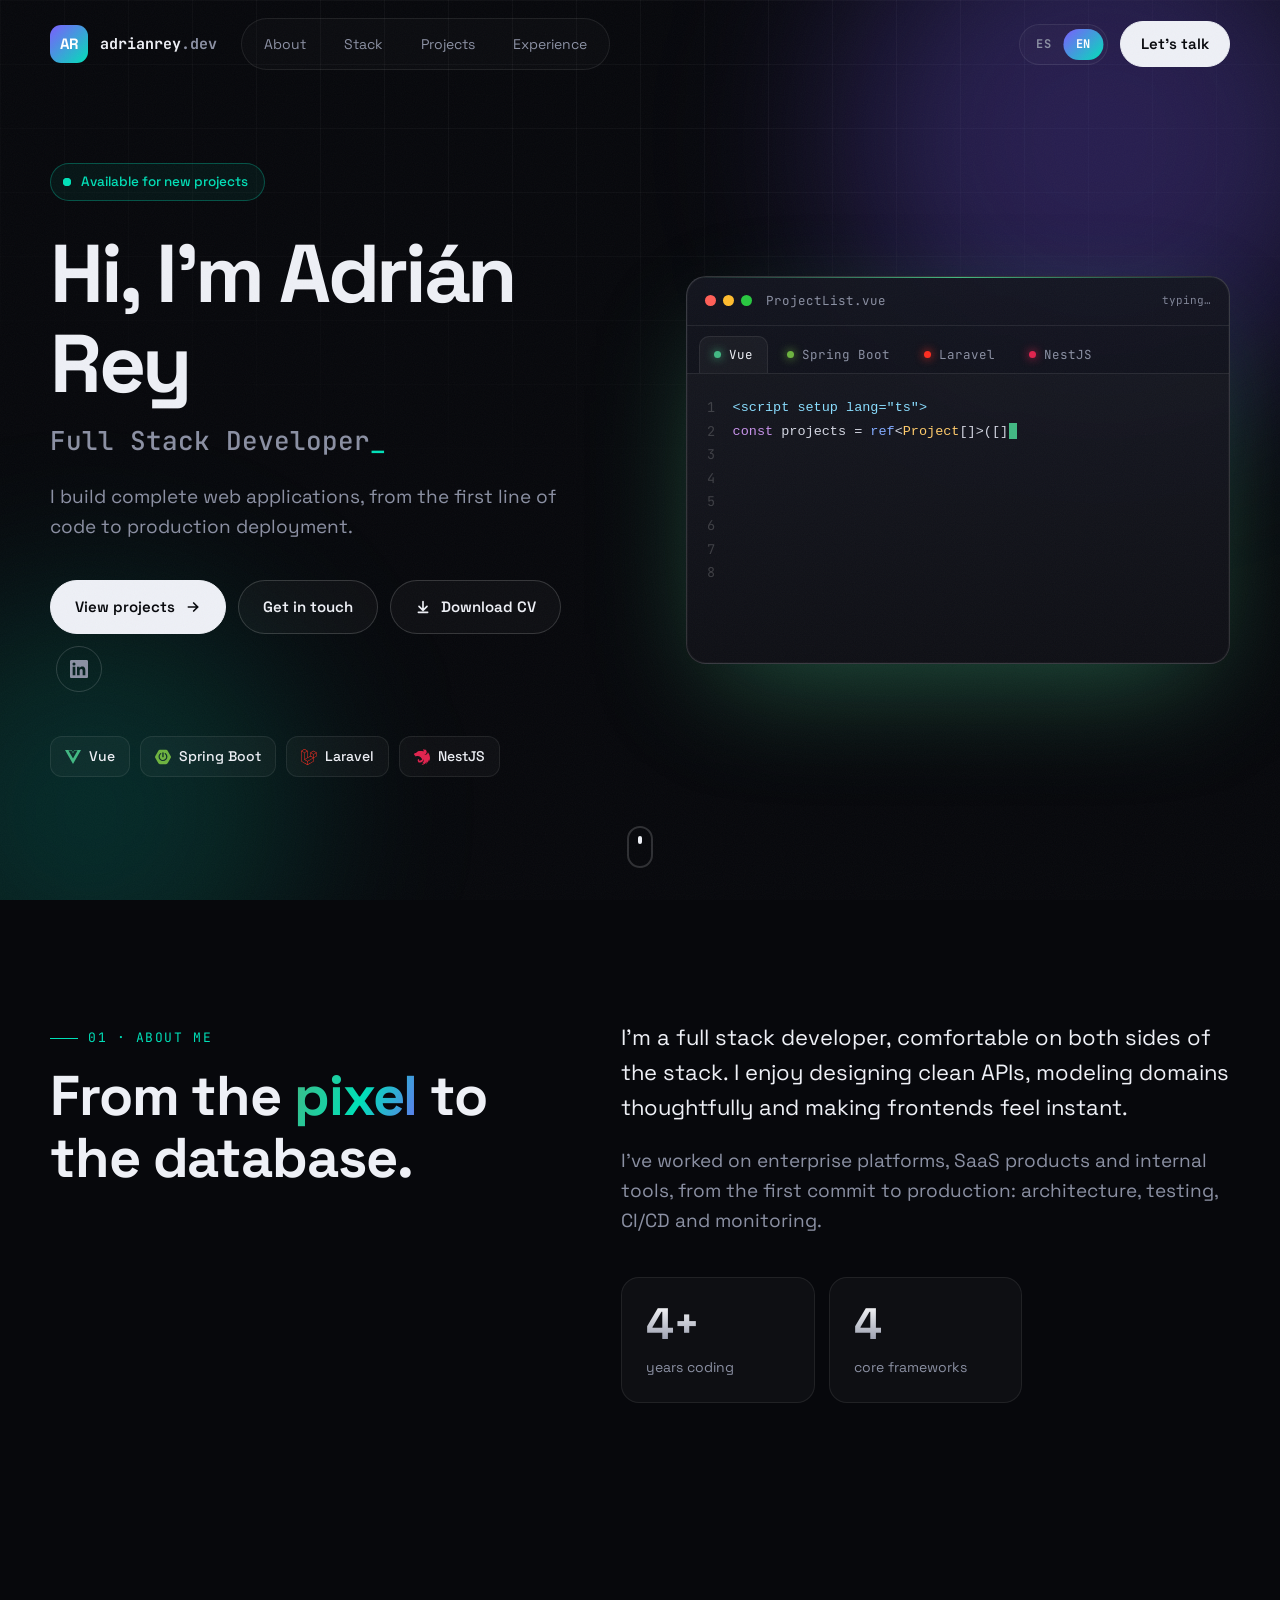
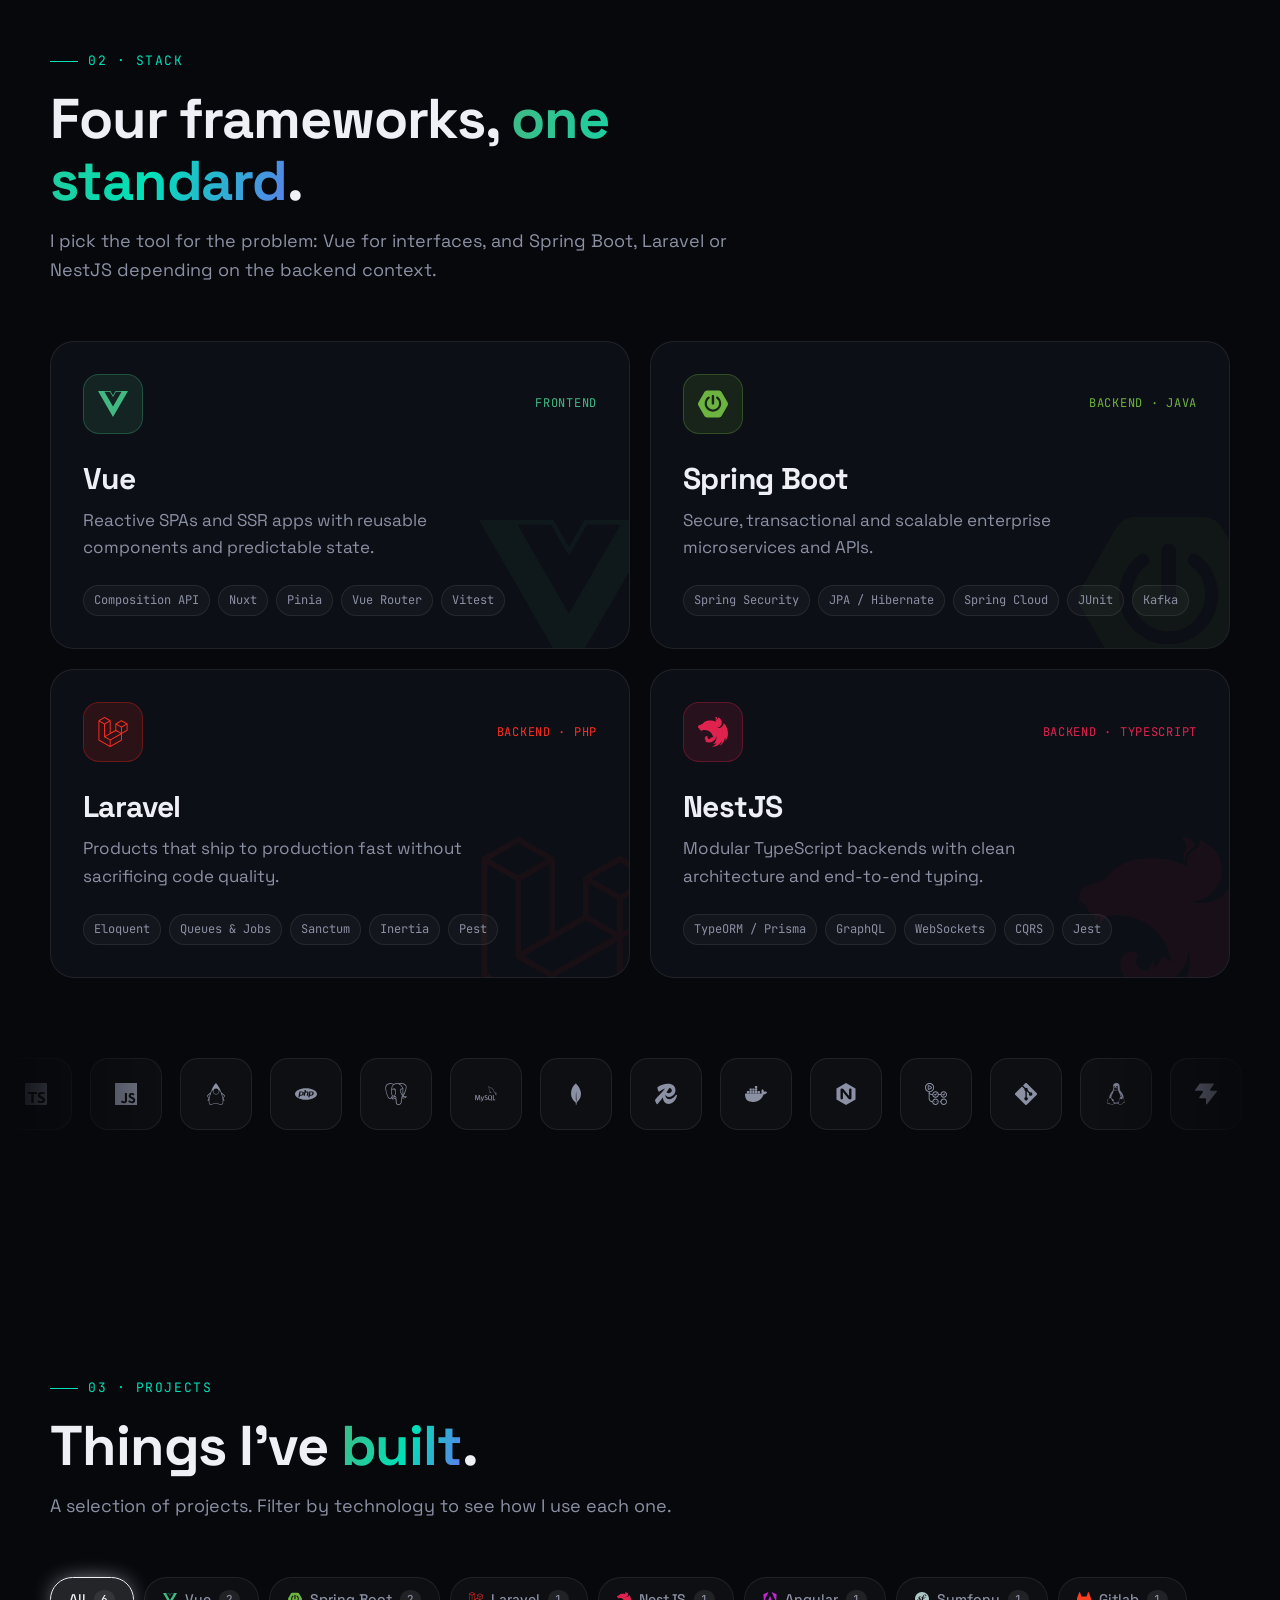
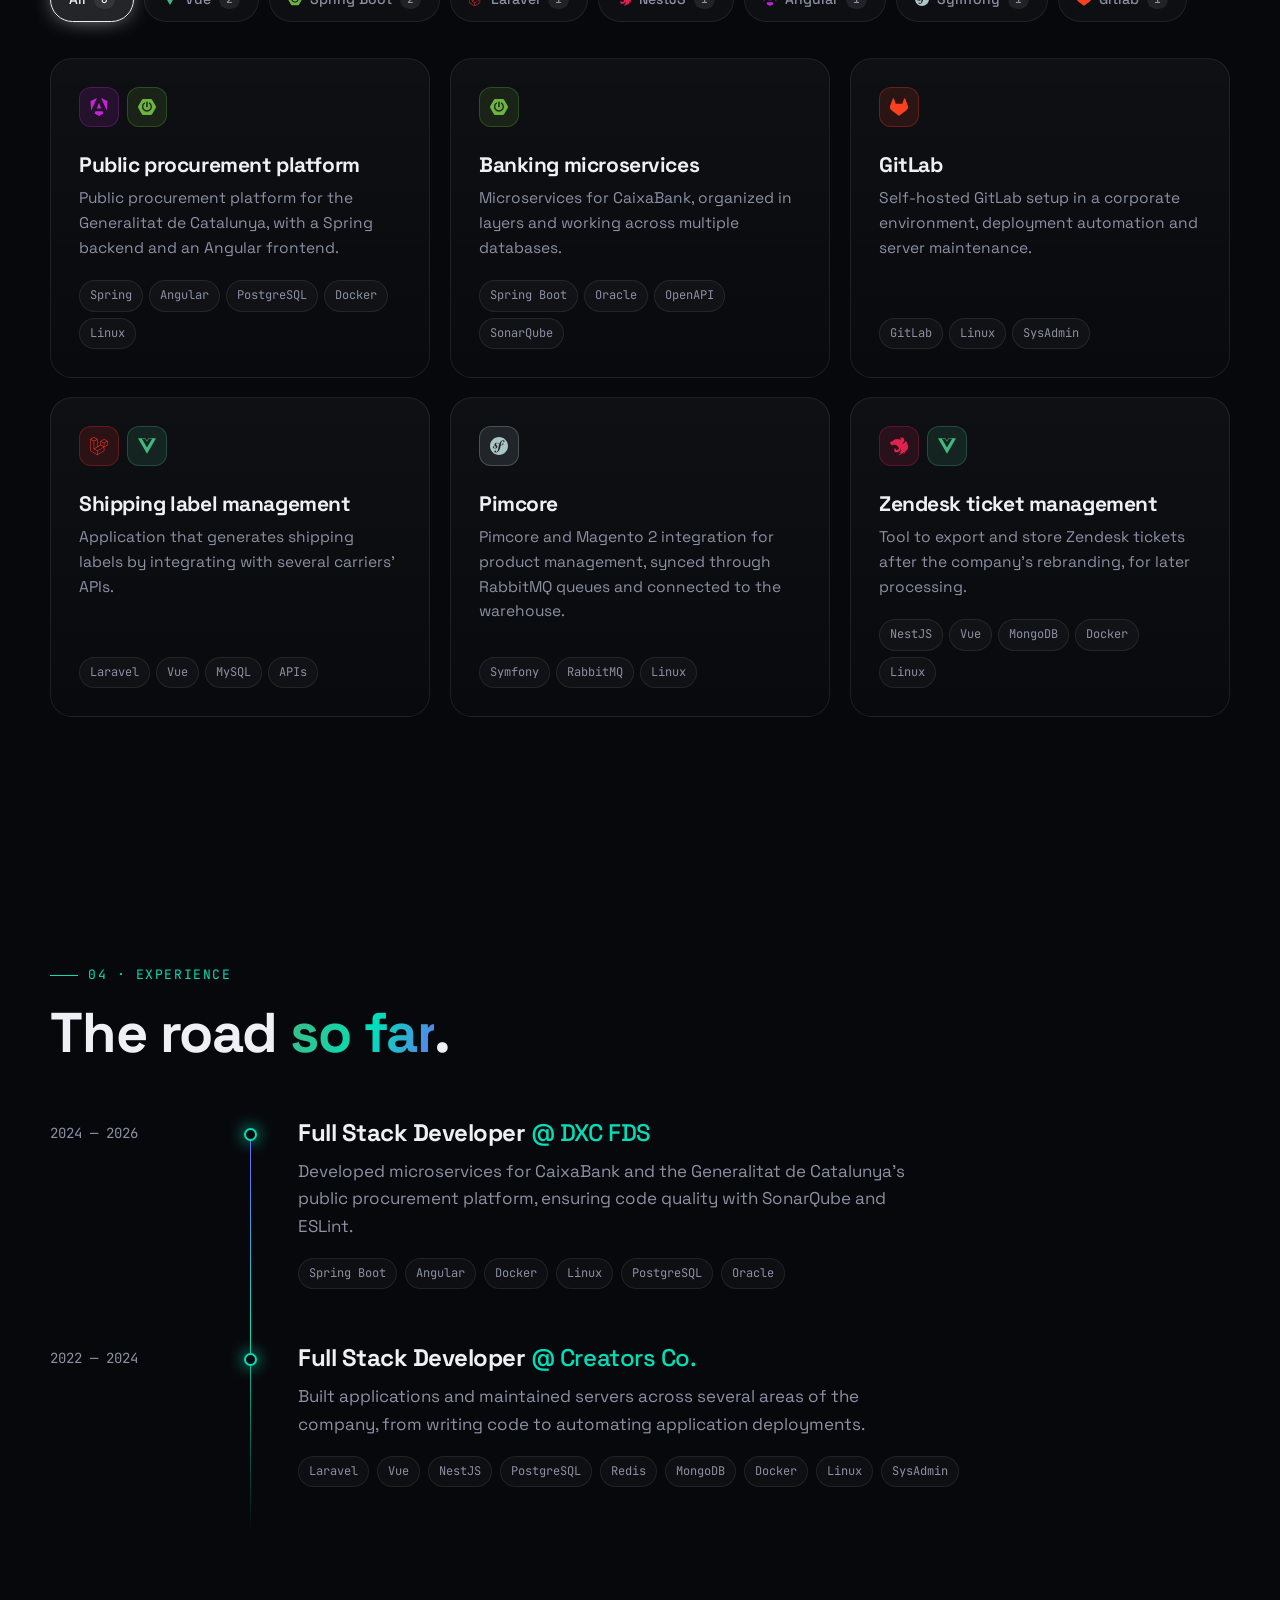
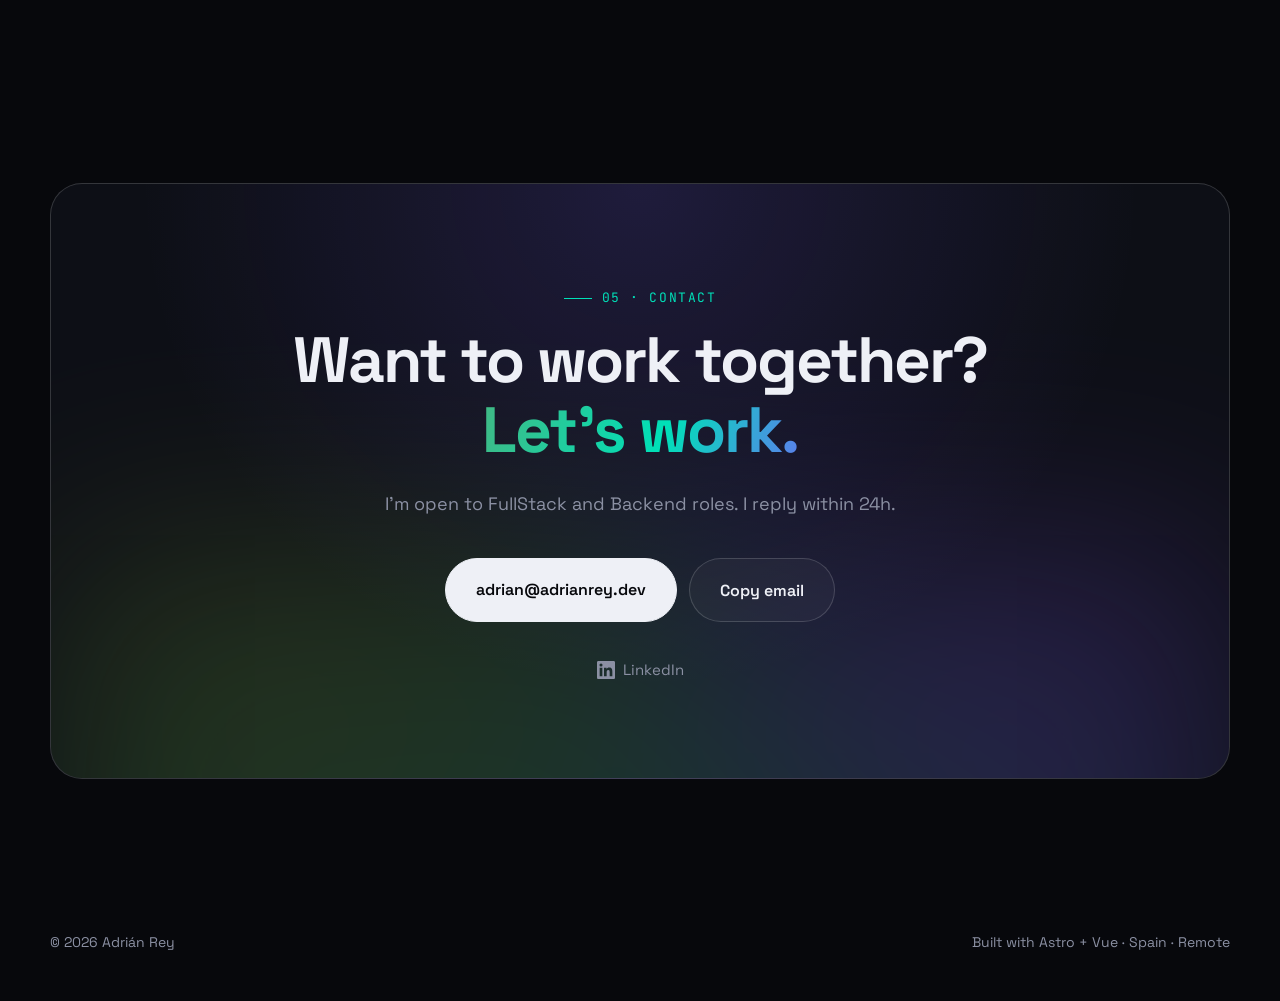
<file: en/index.html>
<!DOCTYPE html><html lang="en" data-astro-cid-ju4pidww><head><meta charset="utf-8"><meta name="viewport" content="width=device-width, initial-scale=1"><meta name="description" content="I build complete web applications, from the first line of code to production deployment."><meta name="theme-color" content="#07080c"><meta property="og:title" content="Adrián Rey — Full Stack Developer"><meta property="og:description" content="I build complete web applications, from the first line of code to production deployment."><meta property="og:type" content="website"><meta property="og:locale" content="en_US"><link rel="alternate" hreflang="es" href="https://adrianrey.dev/"><link rel="alternate" hreflang="en" href="https://adrianrey.dev/en/"><link rel="alternate" hreflang="x-default" href="https://adrianrey.dev/"><link rel="icon" type="image/svg+xml" href="/favicon.svg"><link rel="preconnect" href="https://fonts.googleapis.com"><link rel="preconnect" href="https://fonts.gstatic.com" crossorigin><link href="https://fonts.googleapis.com/css2?family=JetBrains+Mono:wght@400;500;700&family=Space+Grotesk:wght@400;500;600;700&display=swap" rel="stylesheet"><meta name="generator" content="Astro v7.3.5"><title>Adrián Rey — Full Stack Developer</title><link rel="stylesheet" href="/_astro/_..Btr5qTK5.css"></head><body data-astro-cid-ju4pidww><div class="bg-grid" aria-hidden="true" data-astro-cid-ju4pidww></div><div class="cursor-glow" aria-hidden="true" data-astro-cid-ju4pidww></div><div class="noise" aria-hidden="true" data-astro-cid-ju4pidww></div><header class="nav" data-astro-cid-wpvy4v7s><div class="container nav-inner" data-astro-cid-wpvy4v7s><a href="#" class="logo" aria-label="Home" data-astro-cid-wpvy4v7s><span class="logo-mark" data-astro-cid-wpvy4v7s>AR</span><span class="logo-text" data-astro-cid-wpvy4v7s>adrianrey<span data-astro-cid-wpvy4v7s>.dev</span></span></a><nav data-astro-cid-wpvy4v7s><ul class="links" id="nav-links" data-astro-cid-wpvy4v7s><li data-astro-cid-wpvy4v7s><a href="#sobre-mi" data-astro-cid-wpvy4v7s>About</a></li><li data-astro-cid-wpvy4v7s><a href="#stack" data-astro-cid-wpvy4v7s>Stack</a></li><li data-astro-cid-wpvy4v7s><a href="#proyectos" data-astro-cid-wpvy4v7s>Projects</a></li><li data-astro-cid-wpvy4v7s><a href="#experiencia" data-astro-cid-wpvy4v7s>Experience</a></li><li class="mobile-cta" data-astro-cid-wpvy4v7s><a href="#contacto" data-astro-cid-wpvy4v7s>Contact</a></li></ul></nav><div class="nav-right" data-astro-cid-wpvy4v7s><div class="lang-switch" role="group" aria-label="Change language" style="--i: 1" data-astro-cid-wpvy4v7s><span class="lang-indicator" aria-hidden="true" data-astro-cid-wpvy4v7s></span><a href="/" hreflang="es" lang="es" title="Español" class="lang-option" data-astro-cid-wpvy4v7s>ES</a><a href="/en/" hreflang="en" lang="en" title="English" aria-current="true" class="lang-option active" data-astro-cid-wpvy4v7s>EN</a></div><a href="#contacto" class="btn btn-primary nav-cta" data-astro-cid-wpvy4v7s>Let&#39;s talk</a></div><button class="burger" aria-label="Open menu" aria-expanded="false" aria-controls="nav-links" data-astro-cid-wpvy4v7s><span data-astro-cid-wpvy4v7s></span><span data-astro-cid-wpvy4v7s></span></button></div></header><script type="module">var e=document.querySelector(`.nav`),t=e.querySelector(`.burger`),n=()=>e.classList.toggle(`scrolled`,window.scrollY>20);n(),window.addEventListener(`scroll`,n,{passive:!0}),t.addEventListener(`click`,()=>{let n=e.classList.toggle(`open`);t.setAttribute(`aria-expanded`,String(n))}),e.querySelectorAll(`.lang-option`).forEach(e=>e.addEventListener(`click`,()=>{location.hash&&(e.href=e.pathname+location.hash)})),e.querySelectorAll(`.links a`).forEach(n=>n.addEventListener(`click`,()=>{e.classList.remove(`open`),t.setAttribute(`aria-expanded`,`false`)}));</script><main><section class="hero" data-astro-cid-ge2uvauf><div class="orb orb-1" aria-hidden="true" data-astro-cid-ge2uvauf></div><div class="orb orb-2" aria-hidden="true" data-astro-cid-ge2uvauf></div><div class="container hero-grid" data-astro-cid-ge2uvauf><div class="hero-copy" data-astro-cid-ge2uvauf><span class="badge reveal" data-astro-cid-ge2uvauf><span class="pulse" data-astro-cid-ge2uvauf></span>Available for new projects</span><h1 class="reveal" style="--delay: .08s" data-astro-cid-ge2uvauf>Hi, I&#39;m Adrián Rey<span class="role" data-astro-cid-ge2uvauf>Full Stack Developer<span class="cursor" data-astro-cid-ge2uvauf>_</span></span></h1><p class="tagline reveal" style="--delay: .16s" data-astro-cid-ge2uvauf>I build complete web applications, from the first line of code to production deployment.</p><div class="actions reveal" style="--delay: .24s" data-astro-cid-ge2uvauf><a href="#proyectos" class="btn btn-primary" data-astro-cid-ge2uvauf>View projects<svg width="16" height="16" viewBox="0 0 24 24" fill="none" stroke="currentColor" stroke-width="2.5" stroke-linecap="round" data-astro-cid-ge2uvauf><path d="M5 12h14M13 6l6 6-6 6" data-astro-cid-ge2uvauf></path></svg></a><a href="#contacto" class="btn" data-astro-cid-ge2uvauf>Get in touch</a><a href="/cv/adrian-rey-cv-en.pdf" class="btn" download data-astro-cid-ge2uvauf><svg width="16" height="16" viewBox="0 0 24 24" fill="none" stroke="currentColor" stroke-width="2.5" stroke-linecap="round" stroke-linejoin="round" aria-hidden="true" data-astro-cid-ge2uvauf><path d="M12 4v12M6 11l6 6 6-6M5 20h14" data-astro-cid-ge2uvauf></path></svg>Download CV</a><div class="socials" data-astro-cid-ge2uvauf><a href="https://www.linkedin.com/in/adri%C3%A1n-rey-brea-9657061b1/" target="_blank" rel="noopener" aria-label="LinkedIn" class="social" data-astro-cid-ge2uvauf><svg role="img" viewBox="0 0 24 24" width="18" height="18" fill="currentColor" aria-label="LinkedIn"><title>LinkedIn</title><path d="M20.45 20.45h-3.56v-5.57c0-1.33-.02-3.04-1.85-3.04-1.85 0-2.14 1.45-2.14 2.94v5.67H9.35V9h3.41v1.56h.05c.48-.9 1.64-1.85 3.37-1.85 3.6 0 4.27 2.37 4.27 5.46v6.28ZM5.34 7.43a2.06 2.06 0 1 1 0-4.13 2.06 2.06 0 0 1 0 4.13ZM7.12 20.45H3.56V9h3.56v11.45ZM22.22 0H1.77C.79 0 0 .77 0 1.73v20.54C0 23.23.79 24 1.77 24h20.45c.98 0 1.78-.77 1.78-1.73V1.73C24 .77 23.2 0 22.22 0Z"></path></svg></a></div></div><ul class="stack-pills reveal" style="--delay: .32s" data-astro-cid-ge2uvauf><li style="--c: #42b883" data-astro-cid-ge2uvauf><svg role="img" viewBox="0 0 24 24" width="16" height="16" fill="#42b883" aria-label="Vue.js"><title>Vue.js</title><path d="M24,1.61H14.06L12,5.16,9.94,1.61H0L12,22.39ZM12,14.08,5.16,2.23H9.59L12,6.41l2.41-4.18h4.43Z"></path></svg>Vue</li><li style="--c: #6db33f" data-astro-cid-ge2uvauf><svg role="img" viewBox="0 0 24 24" width="16" height="16" fill="#6db33f" aria-label="Spring Boot"><title>Spring Boot</title><path d="m23.693 10.7058-4.73-8.1844c-.4094-.7106-1.4166-1.2942-2.2402-1.2942H7.2725c-.819 0-1.8308.5836-2.2402 1.2942L.307 10.7058c-.4095.7106-.4095 1.873 0 2.5837l4.7252 8.189c.4094.7107 1.4166 1.2943 2.2402 1.2943h9.455c.819 0 1.826-.5836 2.2402-1.2942l4.7252-8.189c.4095-.7107.4095-1.8732 0-2.5838zM10.9763 5.7547c0-.5365.4377-.9742.9742-.9742s.9742.4377.9742.9742v5.8217c0 .5366-.4377.9742-.9742.9742s-.9742-.4376-.9742-.9742zm.9742 12.4294c-3.6427 0-6.6077-2.965-6.6077-6.6077.0047-2.0896.993-4.0521 2.6685-5.304a.8657.8657 0 0 1 1.2142.1788.8657.8657 0 0 1-.1788 1.2143c-2.1602 1.6048-2.612 4.6592-1.0072 6.8194 1.6049 2.1603 4.6593 2.612 6.8195 1.0072 1.2378-.9177 1.9673-2.372 1.9673-3.9157a4.8972 4.8972 0 0 0-1.9861-3.925c-.386-.2824-.466-.8284-.1836-1.2143.2824-.386.8283-.466 1.2143-.1835 1.6895 1.2471 2.6826 3.2238 2.6873 5.3228 0 3.6474-2.965 6.6077-6.6077 6.6077z"></path></svg>Spring Boot</li><li style="--c: #ff2d20" data-astro-cid-ge2uvauf><svg role="img" viewBox="0 0 24 24" width="16" height="16" fill="#ff2d20" aria-label="Laravel"><title>Laravel</title><path d="M23.642 5.43a.364.364 0 01.014.1v5.149c0 .135-.073.26-.189.326l-4.323 2.49v4.934a.378.378 0 01-.188.326L9.93 23.949a.316.316 0 01-.066.027c-.008.002-.016.008-.024.01a.348.348 0 01-.192 0c-.011-.002-.02-.008-.03-.012-.02-.008-.042-.014-.062-.025L.533 18.755a.376.376 0 01-.189-.326V2.974c0-.033.005-.066.014-.098.003-.012.01-.02.014-.032a.369.369 0 01.023-.058c.004-.013.015-.022.023-.033l.033-.045c.012-.01.025-.018.037-.027.014-.012.027-.024.041-.034H.53L5.043.05a.375.375 0 01.375 0L9.93 2.647h.002c.015.01.027.021.04.033l.038.027c.013.014.02.03.033.045.008.011.02.021.025.033.01.02.017.038.024.058.003.011.01.021.013.032.01.031.014.064.014.098v9.652l3.76-2.164V5.527c0-.033.004-.066.013-.098.003-.01.01-.02.013-.032a.487.487 0 01.024-.059c.007-.012.018-.02.025-.033.012-.015.021-.03.033-.043.012-.012.025-.02.037-.028.014-.01.026-.023.041-.032h.001l4.513-2.598a.375.375 0 01.375 0l4.513 2.598c.016.01.027.021.042.031.012.01.025.018.036.028.013.014.022.03.034.044.008.012.019.021.024.033.011.02.018.04.024.06.006.01.012.021.015.032zm-.74 5.032V6.179l-1.578.908-2.182 1.256v4.283zm-4.51 7.75v-4.287l-2.147 1.225-6.126 3.498v4.325zM1.093 3.624v14.588l8.273 4.761v-4.325l-4.322-2.445-.002-.003H5.04c-.014-.01-.025-.021-.04-.031-.011-.01-.024-.018-.035-.027l-.001-.002c-.013-.012-.021-.025-.031-.04-.01-.011-.021-.022-.028-.036h-.002c-.008-.014-.013-.031-.02-.047-.006-.016-.014-.027-.018-.043a.49.49 0 01-.008-.057c-.002-.014-.006-.027-.006-.041V5.789l-2.18-1.257zM5.23.81L1.47 2.974l3.76 2.164 3.758-2.164zm1.956 13.505l2.182-1.256V3.624l-1.58.91-2.182 1.255v9.435zm11.581-10.95l-3.76 2.163 3.76 2.163 3.759-2.164zm-.376 4.978L16.21 7.087 14.63 6.18v4.283l2.182 1.256 1.58.908zm-8.65 9.654l5.514-3.148 2.756-1.572-3.757-2.163-4.323 2.489-3.941 2.27z"></path></svg>Laravel</li><li style="--c: #e0234e" data-astro-cid-ge2uvauf><svg role="img" viewBox="0 0 24 24" width="16" height="16" fill="#e0234e" aria-label="NestJS"><title>NestJS</title><path d="M14.131.047c-.173 0-.334.037-.483.087.316.21.49.49.576.806.007.043.019.074.025.117a.681.681 0 0 1 .013.112c.024.545-.143.614-.26.936-.18.415-.13.861.086 1.22a.74.74 0 0 0 .074.137c-.235-1.568 1.073-1.803 1.314-2.293.019-.428-.334-.713-.613-.911a1.37 1.37 0 0 0-.732-.21zM16.102.4c-.024.143-.006.106-.012.18-.006.05-.006.112-.012.161-.013.05-.025.1-.044.149-.012.05-.03.1-.05.149l-.067.142c-.02.025-.031.05-.05.075l-.037.055a2.152 2.152 0 0 1-.093.124c-.037.038-.068.081-.112.112v.006c-.037.031-.074.068-.118.1-.13.099-.278.173-.415.266-.043.03-.087.056-.124.093a.906.906 0 0 0-.118.099c-.043.037-.074.074-.111.118-.031.037-.068.08-.093.124a1.582 1.582 0 0 0-.087.13c-.025.05-.043.093-.068.142-.019.05-.037.093-.05.143a2.007 2.007 0 0 0-.043.155c-.006.025-.006.056-.012.08-.007.025-.007.05-.013.075 0 .05-.006.105-.006.155 0 .037 0 .074.006.111 0 .05.006.1.019.155.006.05.018.1.03.15.02.049.032.098.05.148.013.03.031.062.044.087l-1.426-.552c-.241-.068-.477-.13-.719-.186l-.39-.093c-.372-.074-.75-.13-1.128-.167-.013 0-.019-.006-.031-.006A11.082 11.082 0 0 0 8.9 2.855c-.378.025-.756.074-1.134.136a12.45 12.45 0 0 0-.837.174l-.279.074c-.092.037-.18.08-.266.118l-.205.093c-.012.006-.024.006-.03.012-.063.031-.118.056-.174.087a2.738 2.738 0 0 0-.236.118c-.043.018-.086.043-.124.062a.559.559 0 0 1-.055.03c-.056.032-.112.063-.162.094a1.56 1.56 0 0 0-.148.093c-.044.03-.087.055-.124.086-.006.007-.013.007-.019.013-.037.025-.08.056-.118.087l-.012.012-.093.074c-.012.007-.025.019-.037.025-.031.025-.062.056-.093.08-.006.013-.019.02-.025.025-.037.038-.074.069-.111.106-.007 0-.007.006-.013.012a1.742 1.742 0 0 0-.111.106c-.007.006-.007.012-.013.012a1.454 1.454 0 0 0-.093.1c-.012.012-.03.024-.043.036a1.374 1.374 0 0 1-.106.112c-.006.012-.018.019-.024.03-.05.05-.093.1-.143.15l-.018.018c-.1.106-.205.211-.317.304-.111.1-.229.192-.347.273a3.777 3.777 0 0 1-.762.421c-.13.056-.267.106-.403.149-.26.056-.527.161-.756.18-.05 0-.105.012-.155.018l-.155.037-.149.056c-.05.019-.099.044-.148.068-.044.031-.093.056-.137.087a1.011 1.011 0 0 0-.124.106c-.043.03-.087.074-.124.111-.037.043-.074.08-.105.124-.031.05-.068.093-.093.143a1.092 1.092 0 0 0-.087.142c-.025.056-.05.106-.068.161-.019.05-.037.106-.056.161-.012.05-.025.1-.03.15 0 .005-.007.012-.007.018-.012.056-.012.13-.019.167C.006 7.95 0 7.986 0 8.03a.657.657 0 0 0 .074.31v.006c.019.037.044.075.069.112.024.037.05.074.08.111.031.031.068.069.106.1a.906.906 0 0 0 .117.099c.149.13.186.173.378.272.031.019.062.031.1.05.006 0 .012.006.018.006 0 .013 0 .019.006.031a1.272 1.272 0 0 0 .08.298c.02.037.032.074.05.111.007.013.013.025.02.031.024.05.049.093.073.137l.093.13c.031.037.069.08.106.118.037.037.074.068.118.105 0 0 .006.006.012.006.037.031.074.062.112.087a.986.986 0 0 0 .136.08c.043.025.093.05.142.069a.73.73 0 0 0 .124.043c.007.006.013.006.025.012.025.007.056.013.08.019-.018.335-.024.65.026.762.055.124.328-.254.6-.688-.036.428-.061.93 0 1.079.069.155.44-.329.763-.862 4.395-1.016 8.405 2.02 8.826 6.31-.08-.67-.905-1.041-1.283-.948-.186.458-.502 1.047-1.01 1.413.043-.41.025-.83-.062-1.24a4.009 4.009 0 0 1-.769 1.562c-.588.043-1.177-.242-1.487-.67-.025-.018-.031-.055-.05-.08-.018-.043-.037-.087-.05-.13a.515.515 0 0 1-.037-.13c-.006-.044-.006-.087-.006-.137v-.093a.992.992 0 0 1 .031-.13c.013-.043.025-.086.044-.13.024-.043.043-.087.074-.13.105-.298.105-.54-.087-.682a.706.706 0 0 0-.118-.062c-.024-.006-.055-.018-.08-.025l-.05-.018a.847.847 0 0 0-.13-.031.472.472 0 0 0-.13-.019 1.01 1.01 0 0 0-.136-.012c-.031 0-.062.006-.093.006a.484.484 0 0 0-.137.019c-.043.006-.086.012-.13.024a1.068 1.068 0 0 0-.13.044c-.043.018-.08.037-.124.056-.037.018-.074.043-.118.062-1.444.942-.582 3.148.403 3.787-.372.068-.75.148-.855.229l-.013.012c.267.161.546.298.837.416.397.13.818.247 1.004.297v.006a5.996 5.996 0 0 0 1.562.112c2.746-.192 4.996-2.281 5.405-5.033l.037.161c.019.112.043.23.056.347v.006c.012.056.018.112.025.162v.024c.006.056.012.112.012.162.006.068.012.136.012.204v.1c0 .03.007.067.007.098 0 .038-.007.075-.007.112v.087c0 .043-.006.08-.006.124 0 .025 0 .05-.006.08 0 .044-.006.087-.006.137-.006.018-.006.037-.006.055l-.02.143c0 .019 0 .037-.005.056-.007.062-.019.118-.025.18v.012l-.037.174v.018l-.037.167c0 .007-.007.02-.007.025a1.663 1.663 0 0 1-.043.168v.018c-.019.062-.037.118-.05.174-.006.006-.006.012-.006.012l-.056.186c-.024.062-.043.118-.068.18-.025.062-.043.124-.068.18-.025.062-.05.117-.074.18h-.007c-.024.055-.05.117-.08.173a.302.302 0 0 1-.019.043c-.006.006-.006.013-.012.019a5.867 5.867 0 0 1-1.742 2.082c-.05.031-.099.069-.149.106-.012.012-.03.018-.043.03a2.603 2.603 0 0 1-.136.094l.018.037h.007l.26-.037h.006c.161-.025.322-.056.483-.087.044-.006.093-.019.137-.031l.087-.019c.043-.006.086-.018.13-.024.037-.013.074-.02.111-.031.62-.15 1.221-.354 1.798-.595a9.926 9.926 0 0 1-3.85 3.142c.714-.05 1.426-.167 2.114-.366a9.903 9.903 0 0 0 5.857-4.68 9.893 9.893 0 0 1-1.667 3.986 9.758 9.758 0 0 0 1.655-1.376 9.824 9.824 0 0 0 2.61-5.268c.21.98.272 1.99.18 2.987 4.474-6.241.371-12.712-1.346-14.416-.006-.013-.012-.019-.012-.031-.006.006-.006.006-.006.012 0-.006 0-.006-.007-.012 0 .074-.006.148-.012.223a8.34 8.34 0 0 1-.062.415c-.03.136-.068.273-.105.41-.044.13-.093.266-.15.396a5.322 5.322 0 0 1-.185.378 4.735 4.735 0 0 1-.477.688c-.093.111-.192.21-.292.31a3.994 3.994 0 0 1-.18.155l-.142.124a3.459 3.459 0 0 1-.347.241 4.295 4.295 0 0 1-.366.211c-.13.062-.26.118-.39.174a4.364 4.364 0 0 1-.818.223c-.143.025-.285.037-.422.05a4.914 4.914 0 0 1-.297.012 4.66 4.66 0 0 1-.422-.025 3.137 3.137 0 0 1-.421-.062 3.136 3.136 0 0 1-.415-.105h-.007c.137-.013.273-.025.41-.05a4.493 4.493 0 0 0 .818-.223c.136-.05.266-.112.39-.174.13-.062.248-.13.372-.204.118-.08.235-.161.347-.248.112-.087.217-.18.316-.279.105-.093.198-.198.291-.304.093-.111.18-.223.26-.334.013-.019.026-.044.038-.062.062-.1.124-.199.18-.298a4.272 4.272 0 0 0 .334-.775c.044-.13.075-.266.106-.403.025-.142.05-.278.062-.415.012-.142.025-.285.025-.421 0-.1-.007-.199-.013-.298a6.726 6.726 0 0 0-.05-.415 4.493 4.493 0 0 0-.092-.415c-.044-.13-.087-.267-.137-.397-.05-.13-.111-.26-.173-.384-.069-.124-.137-.248-.211-.366a6.843 6.843 0 0 0-.248-.34c-.093-.106-.186-.212-.285-.317a3.878 3.878 0 0 0-.161-.155c-.28-.217-.57-.421-.862-.607a1.154 1.154 0 0 0-.124-.062 2.415 2.415 0 0 0-.589-.26Z"></path></svg>NestJS</li></ul></div><div class="hero-terminal reveal" style="--delay: .2s" data-astro-cid-ge2uvauf><style>astro-island,astro-slot,astro-static-slot{display:contents}</style><script>(()=>{var e=async t=>{await(await t())()};(self.Astro||(self.Astro={})).load=e;window.dispatchEvent(new Event("astro:load"));})();</script><script>(()=>{var g=Object.defineProperty;var w=(a,s,c)=>s in a?g(a,s,{enumerable:!0,configurable:!0,writable:!0,value:c}):a[s]=c;var l=(a,s,c)=>w(a,typeof s!="symbol"?s+"":s,c);var E=new Set(["__proto__","constructor","prototype"]);{let a={0:t=>y(t),1:t=>c(t),2:t=>new RegExp(t),3:t=>new Date(t),4:t=>new Map(c(t)),5:t=>new Set(c(t)),6:t=>BigInt(t),7:t=>new URL(t),8:t=>new Uint8Array(t),9:t=>new Uint16Array(t),10:t=>new Uint32Array(t),11:t=>Number.POSITIVE_INFINITY*t},s=t=>{let[p,e]=t;return p in a?a[p](e):void 0},c=t=>t.map(s),y=t=>typeof t!="object"||t===null?t:Object.fromEntries(Object.entries(t).map(([p,e])=>[p,s(e)]));class f extends HTMLElement{constructor(){super(...arguments);l(this,"Component");l(this,"hydrator");l(this,"hydrate",async()=>{var b;if(!this.hydrator||!this.isConnected)return;let e=(b=this.parentElement)==null?void 0:b.closest("astro-island[ssr]");if(e){e.addEventListener("astro:hydrate",this.hydrate,{once:!0});return}let r=this.querySelectorAll("astro-slot"),n={},d=this.querySelectorAll("template[data-astro-template]");for(let o of d){let i=o.closest(this.tagName);i!=null&&i.isSameNode(this)&&(n[o.getAttribute("data-astro-template")||"default"]=o.innerHTML,o.remove())}for(let o of r){let i=o.closest(this.tagName);i!=null&&i.isSameNode(this)&&(n[o.getAttribute("name")||"default"]=o.innerHTML)}let u;try{u=this.hasAttribute("props")?y(JSON.parse(this.getAttribute("props"))):{}}catch(o){let i=this.getAttribute("component-url")||"<unknown>",v=this.getAttribute("component-export");throw v&&(i+=` (export ${v})`),console.error(`[hydrate] Error parsing props for component ${i}`,this.getAttribute("props"),o),o}let h;await this.hydrator(this)(this.Component,u,n,{client:this.getAttribute("client")}),this.removeAttribute("ssr"),this.dispatchEvent(new CustomEvent("astro:hydrate"))});l(this,"unmount",()=>{this.isConnected||this.dispatchEvent(new CustomEvent("astro:unmount"))})}disconnectedCallback(){document.removeEventListener("astro:after-swap",this.unmount),document.addEventListener("astro:after-swap",this.unmount,{once:!0})}connectedCallback(){if(!this.hasAttribute("await-children")||document.readyState==="interactive"||document.readyState==="complete")this.childrenConnectedCallback();else{let e=()=>{document.removeEventListener("DOMContentLoaded",e),r.disconnect(),this.childrenConnectedCallback()},r=new MutationObserver(()=>{var n;((n=this.lastChild)==null?void 0:n.nodeType)===Node.COMMENT_NODE&&this.lastChild.nodeValue==="astro:end"&&(this.lastChild.remove(),e())});r.observe(this,{childList:!0}),document.addEventListener("DOMContentLoaded",e)}}async childrenConnectedCallback(){let e=this.getAttribute("before-hydration-url");e&&await import(e),this.start()}getRetryImportUrl(e){let r=new URL(e,document.baseURI);return r.searchParams.set("astro-retry",Date.now().toString()),r.toString()}async importWithRetry(e){try{return await import(e)}catch(r){return await new Promise(n=>setTimeout(n,1e3)),import(this.getRetryImportUrl(e))}}handleHydrationError(e){let r=this.getAttribute("component-url"),n=new CustomEvent("astro:hydration-error",{cancelable:!0,bubbles:!0,composed:!0,detail:{error:e,componentUrl:r}});this.dispatchEvent(n)&&console.error(`[astro-island] Error hydrating ${r}`,e)}async start(){let e=JSON.parse(this.getAttribute("opts")),r=this.getAttribute("client");if(Astro[r]===void 0){window.addEventListener(`astro:${r}`,()=>this.start(),{once:!0});return}try{await Astro[r](async()=>{let n=this.getAttribute("renderer-url");try{let[d,{default:u}]=await Promise.all([this.importWithRetry(this.getAttribute("component-url")),n?this.importWithRetry(n):Promise.resolve({default:()=>()=>{}})]),h=this.getAttribute("component-export")||"default";if(h.includes(".")){this.Component=d;for(let m of h.split(".")){if(E.has(m)||!this.Component||typeof this.Component!="object"&&typeof this.Component!="function"||!Object.hasOwn(this.Component,m))throw new Error(`Invalid component export path: ${h}`);this.Component=this.Component[m]}}else{if(E.has(h))throw new Error(`Invalid component export path: ${h}`);this.Component=d[h]}return this.hydrator=u,this.hydrate}catch(d){return this.handleHydrationError(d),()=>{}}},e,this)}catch(n){this.handleHydrationError(n)}}attributeChangedCallback(){this.hydrate()}}l(f,"observedAttributes",["props"]),customElements.get("astro-island")||customElements.define("astro-island",f)}})();</script><astro-island uid="ZhdkiL" prefix="s0" component-url="/_astro/HeroTerminal.C2VEROm4.js" component-export="default" renderer-url="/_astro/client.8ZvVcw7B.js" props="{&quot;labels&quot;:[0,{&quot;typing&quot;:[0,&quot;typing…&quot;],&quot;done&quot;:[0,&quot;compiled ✓&quot;]}],&quot;data-astro-cid-ge2uvauf&quot;:[0,true]}" ssr client="load" opts="{&quot;name&quot;:&quot;HeroTerminal&quot;,&quot;value&quot;:true}" await-children><div class="terminal" style="--tc:#42b883;" data-astro-cid-ge2uvauf="true" data-v-72a87ea1><div class="term-bar" data-v-72a87ea1><div class="dots" data-v-72a87ea1><span data-v-72a87ea1></span><span data-v-72a87ea1></span><span data-v-72a87ea1></span></div><span class="file" data-v-72a87ea1>ProjectList.vue</span><span class="live status" data-v-72a87ea1>typing…</span></div><div class="tabs" role="tablist" data-v-72a87ea1><!--[--><button role="tab" aria-selected="true" class="on" style="--c:#42b883;" data-v-72a87ea1><span class="tab-dot" data-v-72a87ea1></span>Vue</button><button role="tab" aria-selected="false" class="" style="--c:#6db33f;" data-v-72a87ea1><span class="tab-dot" data-v-72a87ea1></span>Spring Boot</button><button role="tab" aria-selected="false" class="" style="--c:#ff2d20;" data-v-72a87ea1><span class="tab-dot" data-v-72a87ea1></span>Laravel</button><button role="tab" aria-selected="false" class="" style="--c:#e0234e;" data-v-72a87ea1><span class="tab-dot" data-v-72a87ea1></span>NestJS</button><!--]--></div><div class="code" data-v-72a87ea1><div class="gutter" aria-hidden="true" data-v-72a87ea1><!--[--><span data-v-72a87ea1>1</span><span data-v-72a87ea1>2</span><span data-v-72a87ea1>3</span><span data-v-72a87ea1>4</span><span data-v-72a87ea1>5</span><span data-v-72a87ea1>6</span><span data-v-72a87ea1>7</span><span data-v-72a87ea1>8</span><!--]--></div><pre data-v-72a87ea1><code data-v-72a87ea1><!--[--><!--]--><span class="caret" data-v-72a87ea1></span></code></pre></div></div><!--astro:end--></astro-island></div></div><a href="#sobre-mi" class="scroll-hint" aria-label="Scroll down" data-astro-cid-ge2uvauf><span data-astro-cid-ge2uvauf></span></a></section><section id="sobre-mi" data-astro-cid-oxgmilyn><div class="container about" data-astro-cid-oxgmilyn><div class="reveal" data-astro-cid-oxgmilyn><span class="eyebrow" data-astro-cid-oxgmilyn>01 · About me</span><h2 class="section-title" data-astro-cid-oxgmilyn>From the <span class="gradient-text" data-astro-cid-oxgmilyn>pixel</span> to the database.</h2></div><div class="about-body" data-astro-cid-oxgmilyn><p class="reveal" style="--delay: 0.08s" data-astro-cid-oxgmilyn>I&#39;m a full stack developer, comfortable on both sides of the stack. I enjoy designing clean APIs, modeling domains thoughtfully and making frontends feel instant.</p><p class="reveal" style="--delay: 0.16s" data-astro-cid-oxgmilyn>I&#39;ve worked on enterprise platforms, SaaS products and internal tools, from the first commit to production: architecture, testing, CI/CD and monitoring.</p><dl class="stats" data-astro-cid-oxgmilyn><div class="stat reveal" style="--delay: 0.2s" data-astro-cid-oxgmilyn><dt data-astro-cid-oxgmilyn>years coding</dt><dd data-astro-cid-oxgmilyn>4+</dd></div><div class="stat reveal" style="--delay: 0.30000000000000004s" data-astro-cid-oxgmilyn><dt data-astro-cid-oxgmilyn>core frameworks</dt><dd data-astro-cid-oxgmilyn>4</dd></div></dl></div></div></section><section id="stack" data-astro-cid-u256hdza><div class="container" data-astro-cid-u256hdza><div class="section-head reveal" data-astro-cid-u256hdza><span class="eyebrow" data-astro-cid-u256hdza>02 · Stack</span><h2 class="section-title" data-astro-cid-u256hdza>Four frameworks, <span class="gradient-text" data-astro-cid-u256hdza>one standard</span>.</h2><p class="section-sub" data-astro-cid-u256hdza>I pick the tool for the problem: Vue for interfaces, and Spring Boot, Laravel or NestJS depending on the backend context.</p></div><div class="cards" data-astro-cid-u256hdza><article class="card reveal" style="--c: #42b883; --delay: 0s" data-astro-cid-u256hdza><div class="card-glow" aria-hidden="true" data-astro-cid-u256hdza></div><div class="card-top" data-astro-cid-u256hdza><div class="icon-box" data-astro-cid-u256hdza><svg role="img" viewBox="0 0 24 24" width="30" height="30" fill="#42b883" aria-label="Vue.js"><title>Vue.js</title><path d="M24,1.61H14.06L12,5.16,9.94,1.61H0L12,22.39ZM12,14.08,5.16,2.23H9.59L12,6.41l2.41-4.18h4.43Z"></path></svg></div><span class="layer" data-astro-cid-u256hdza>Frontend</span></div><h3 data-astro-cid-u256hdza>Vue</h3><p data-astro-cid-u256hdza>Reactive SPAs and SSR apps with reusable components and predictable state.</p><ul data-astro-cid-u256hdza><li class="chip" data-astro-cid-u256hdza>Composition API</li><li class="chip" data-astro-cid-u256hdza>Nuxt</li><li class="chip" data-astro-cid-u256hdza>Pinia</li><li class="chip" data-astro-cid-u256hdza>Vue Router</li><li class="chip" data-astro-cid-u256hdza>Vitest</li></ul><svg role="img" viewBox="0 0 24 24" width="180" height="180" class="watermark" fill="#42b883" aria-label="Vue.js"><title>Vue.js</title><path d="M24,1.61H14.06L12,5.16,9.94,1.61H0L12,22.39ZM12,14.08,5.16,2.23H9.59L12,6.41l2.41-4.18h4.43Z"></path></svg></article><article class="card reveal" style="--c: #6db33f; --delay: 0.08s" data-astro-cid-u256hdza><div class="card-glow" aria-hidden="true" data-astro-cid-u256hdza></div><div class="card-top" data-astro-cid-u256hdza><div class="icon-box" data-astro-cid-u256hdza><svg role="img" viewBox="0 0 24 24" width="30" height="30" fill="#6db33f" aria-label="Spring Boot"><title>Spring Boot</title><path d="m23.693 10.7058-4.73-8.1844c-.4094-.7106-1.4166-1.2942-2.2402-1.2942H7.2725c-.819 0-1.8308.5836-2.2402 1.2942L.307 10.7058c-.4095.7106-.4095 1.873 0 2.5837l4.7252 8.189c.4094.7107 1.4166 1.2943 2.2402 1.2943h9.455c.819 0 1.826-.5836 2.2402-1.2942l4.7252-8.189c.4095-.7107.4095-1.8732 0-2.5838zM10.9763 5.7547c0-.5365.4377-.9742.9742-.9742s.9742.4377.9742.9742v5.8217c0 .5366-.4377.9742-.9742.9742s-.9742-.4376-.9742-.9742zm.9742 12.4294c-3.6427 0-6.6077-2.965-6.6077-6.6077.0047-2.0896.993-4.0521 2.6685-5.304a.8657.8657 0 0 1 1.2142.1788.8657.8657 0 0 1-.1788 1.2143c-2.1602 1.6048-2.612 4.6592-1.0072 6.8194 1.6049 2.1603 4.6593 2.612 6.8195 1.0072 1.2378-.9177 1.9673-2.372 1.9673-3.9157a4.8972 4.8972 0 0 0-1.9861-3.925c-.386-.2824-.466-.8284-.1836-1.2143.2824-.386.8283-.466 1.2143-.1835 1.6895 1.2471 2.6826 3.2238 2.6873 5.3228 0 3.6474-2.965 6.6077-6.6077 6.6077z"></path></svg></div><span class="layer" data-astro-cid-u256hdza>Backend · Java</span></div><h3 data-astro-cid-u256hdza>Spring Boot</h3><p data-astro-cid-u256hdza>Secure, transactional and scalable enterprise microservices and APIs.</p><ul data-astro-cid-u256hdza><li class="chip" data-astro-cid-u256hdza>Spring Security</li><li class="chip" data-astro-cid-u256hdza>JPA / Hibernate</li><li class="chip" data-astro-cid-u256hdza>Spring Cloud</li><li class="chip" data-astro-cid-u256hdza>JUnit</li><li class="chip" data-astro-cid-u256hdza>Kafka</li></ul><svg role="img" viewBox="0 0 24 24" width="180" height="180" class="watermark" fill="#6db33f" aria-label="Spring Boot"><title>Spring Boot</title><path d="m23.693 10.7058-4.73-8.1844c-.4094-.7106-1.4166-1.2942-2.2402-1.2942H7.2725c-.819 0-1.8308.5836-2.2402 1.2942L.307 10.7058c-.4095.7106-.4095 1.873 0 2.5837l4.7252 8.189c.4094.7107 1.4166 1.2943 2.2402 1.2943h9.455c.819 0 1.826-.5836 2.2402-1.2942l4.7252-8.189c.4095-.7107.4095-1.8732 0-2.5838zM10.9763 5.7547c0-.5365.4377-.9742.9742-.9742s.9742.4377.9742.9742v5.8217c0 .5366-.4377.9742-.9742.9742s-.9742-.4376-.9742-.9742zm.9742 12.4294c-3.6427 0-6.6077-2.965-6.6077-6.6077.0047-2.0896.993-4.0521 2.6685-5.304a.8657.8657 0 0 1 1.2142.1788.8657.8657 0 0 1-.1788 1.2143c-2.1602 1.6048-2.612 4.6592-1.0072 6.8194 1.6049 2.1603 4.6593 2.612 6.8195 1.0072 1.2378-.9177 1.9673-2.372 1.9673-3.9157a4.8972 4.8972 0 0 0-1.9861-3.925c-.386-.2824-.466-.8284-.1836-1.2143.2824-.386.8283-.466 1.2143-.1835 1.6895 1.2471 2.6826 3.2238 2.6873 5.3228 0 3.6474-2.965 6.6077-6.6077 6.6077z"></path></svg></article><article class="card reveal" style="--c: #ff2d20; --delay: 0.16s" data-astro-cid-u256hdza><div class="card-glow" aria-hidden="true" data-astro-cid-u256hdza></div><div class="card-top" data-astro-cid-u256hdza><div class="icon-box" data-astro-cid-u256hdza><svg role="img" viewBox="0 0 24 24" width="30" height="30" fill="#ff2d20" aria-label="Laravel"><title>Laravel</title><path d="M23.642 5.43a.364.364 0 01.014.1v5.149c0 .135-.073.26-.189.326l-4.323 2.49v4.934a.378.378 0 01-.188.326L9.93 23.949a.316.316 0 01-.066.027c-.008.002-.016.008-.024.01a.348.348 0 01-.192 0c-.011-.002-.02-.008-.03-.012-.02-.008-.042-.014-.062-.025L.533 18.755a.376.376 0 01-.189-.326V2.974c0-.033.005-.066.014-.098.003-.012.01-.02.014-.032a.369.369 0 01.023-.058c.004-.013.015-.022.023-.033l.033-.045c.012-.01.025-.018.037-.027.014-.012.027-.024.041-.034H.53L5.043.05a.375.375 0 01.375 0L9.93 2.647h.002c.015.01.027.021.04.033l.038.027c.013.014.02.03.033.045.008.011.02.021.025.033.01.02.017.038.024.058.003.011.01.021.013.032.01.031.014.064.014.098v9.652l3.76-2.164V5.527c0-.033.004-.066.013-.098.003-.01.01-.02.013-.032a.487.487 0 01.024-.059c.007-.012.018-.02.025-.033.012-.015.021-.03.033-.043.012-.012.025-.02.037-.028.014-.01.026-.023.041-.032h.001l4.513-2.598a.375.375 0 01.375 0l4.513 2.598c.016.01.027.021.042.031.012.01.025.018.036.028.013.014.022.03.034.044.008.012.019.021.024.033.011.02.018.04.024.06.006.01.012.021.015.032zm-.74 5.032V6.179l-1.578.908-2.182 1.256v4.283zm-4.51 7.75v-4.287l-2.147 1.225-6.126 3.498v4.325zM1.093 3.624v14.588l8.273 4.761v-4.325l-4.322-2.445-.002-.003H5.04c-.014-.01-.025-.021-.04-.031-.011-.01-.024-.018-.035-.027l-.001-.002c-.013-.012-.021-.025-.031-.04-.01-.011-.021-.022-.028-.036h-.002c-.008-.014-.013-.031-.02-.047-.006-.016-.014-.027-.018-.043a.49.49 0 01-.008-.057c-.002-.014-.006-.027-.006-.041V5.789l-2.18-1.257zM5.23.81L1.47 2.974l3.76 2.164 3.758-2.164zm1.956 13.505l2.182-1.256V3.624l-1.58.91-2.182 1.255v9.435zm11.581-10.95l-3.76 2.163 3.76 2.163 3.759-2.164zm-.376 4.978L16.21 7.087 14.63 6.18v4.283l2.182 1.256 1.58.908zm-8.65 9.654l5.514-3.148 2.756-1.572-3.757-2.163-4.323 2.489-3.941 2.27z"></path></svg></div><span class="layer" data-astro-cid-u256hdza>Backend · PHP</span></div><h3 data-astro-cid-u256hdza>Laravel</h3><p data-astro-cid-u256hdza>Products that ship to production fast without sacrificing code quality.</p><ul data-astro-cid-u256hdza><li class="chip" data-astro-cid-u256hdza>Eloquent</li><li class="chip" data-astro-cid-u256hdza>Queues &amp; Jobs</li><li class="chip" data-astro-cid-u256hdza>Sanctum</li><li class="chip" data-astro-cid-u256hdza>Inertia</li><li class="chip" data-astro-cid-u256hdza>Pest</li></ul><svg role="img" viewBox="0 0 24 24" width="180" height="180" class="watermark" fill="#ff2d20" aria-label="Laravel"><title>Laravel</title><path d="M23.642 5.43a.364.364 0 01.014.1v5.149c0 .135-.073.26-.189.326l-4.323 2.49v4.934a.378.378 0 01-.188.326L9.93 23.949a.316.316 0 01-.066.027c-.008.002-.016.008-.024.01a.348.348 0 01-.192 0c-.011-.002-.02-.008-.03-.012-.02-.008-.042-.014-.062-.025L.533 18.755a.376.376 0 01-.189-.326V2.974c0-.033.005-.066.014-.098.003-.012.01-.02.014-.032a.369.369 0 01.023-.058c.004-.013.015-.022.023-.033l.033-.045c.012-.01.025-.018.037-.027.014-.012.027-.024.041-.034H.53L5.043.05a.375.375 0 01.375 0L9.93 2.647h.002c.015.01.027.021.04.033l.038.027c.013.014.02.03.033.045.008.011.02.021.025.033.01.02.017.038.024.058.003.011.01.021.013.032.01.031.014.064.014.098v9.652l3.76-2.164V5.527c0-.033.004-.066.013-.098.003-.01.01-.02.013-.032a.487.487 0 01.024-.059c.007-.012.018-.02.025-.033.012-.015.021-.03.033-.043.012-.012.025-.02.037-.028.014-.01.026-.023.041-.032h.001l4.513-2.598a.375.375 0 01.375 0l4.513 2.598c.016.01.027.021.042.031.012.01.025.018.036.028.013.014.022.03.034.044.008.012.019.021.024.033.011.02.018.04.024.06.006.01.012.021.015.032zm-.74 5.032V6.179l-1.578.908-2.182 1.256v4.283zm-4.51 7.75v-4.287l-2.147 1.225-6.126 3.498v4.325zM1.093 3.624v14.588l8.273 4.761v-4.325l-4.322-2.445-.002-.003H5.04c-.014-.01-.025-.021-.04-.031-.011-.01-.024-.018-.035-.027l-.001-.002c-.013-.012-.021-.025-.031-.04-.01-.011-.021-.022-.028-.036h-.002c-.008-.014-.013-.031-.02-.047-.006-.016-.014-.027-.018-.043a.49.49 0 01-.008-.057c-.002-.014-.006-.027-.006-.041V5.789l-2.18-1.257zM5.23.81L1.47 2.974l3.76 2.164 3.758-2.164zm1.956 13.505l2.182-1.256V3.624l-1.58.91-2.182 1.255v9.435zm11.581-10.95l-3.76 2.163 3.76 2.163 3.759-2.164zm-.376 4.978L16.21 7.087 14.63 6.18v4.283l2.182 1.256 1.58.908zm-8.65 9.654l5.514-3.148 2.756-1.572-3.757-2.163-4.323 2.489-3.941 2.27z"></path></svg></article><article class="card reveal" style="--c: #e0234e; --delay: 0.24s" data-astro-cid-u256hdza><div class="card-glow" aria-hidden="true" data-astro-cid-u256hdza></div><div class="card-top" data-astro-cid-u256hdza><div class="icon-box" data-astro-cid-u256hdza><svg role="img" viewBox="0 0 24 24" width="30" height="30" fill="#e0234e" aria-label="NestJS"><title>NestJS</title><path d="M14.131.047c-.173 0-.334.037-.483.087.316.21.49.49.576.806.007.043.019.074.025.117a.681.681 0 0 1 .013.112c.024.545-.143.614-.26.936-.18.415-.13.861.086 1.22a.74.74 0 0 0 .074.137c-.235-1.568 1.073-1.803 1.314-2.293.019-.428-.334-.713-.613-.911a1.37 1.37 0 0 0-.732-.21zM16.102.4c-.024.143-.006.106-.012.18-.006.05-.006.112-.012.161-.013.05-.025.1-.044.149-.012.05-.03.1-.05.149l-.067.142c-.02.025-.031.05-.05.075l-.037.055a2.152 2.152 0 0 1-.093.124c-.037.038-.068.081-.112.112v.006c-.037.031-.074.068-.118.1-.13.099-.278.173-.415.266-.043.03-.087.056-.124.093a.906.906 0 0 0-.118.099c-.043.037-.074.074-.111.118-.031.037-.068.08-.093.124a1.582 1.582 0 0 0-.087.13c-.025.05-.043.093-.068.142-.019.05-.037.093-.05.143a2.007 2.007 0 0 0-.043.155c-.006.025-.006.056-.012.08-.007.025-.007.05-.013.075 0 .05-.006.105-.006.155 0 .037 0 .074.006.111 0 .05.006.1.019.155.006.05.018.1.03.15.02.049.032.098.05.148.013.03.031.062.044.087l-1.426-.552c-.241-.068-.477-.13-.719-.186l-.39-.093c-.372-.074-.75-.13-1.128-.167-.013 0-.019-.006-.031-.006A11.082 11.082 0 0 0 8.9 2.855c-.378.025-.756.074-1.134.136a12.45 12.45 0 0 0-.837.174l-.279.074c-.092.037-.18.08-.266.118l-.205.093c-.012.006-.024.006-.03.012-.063.031-.118.056-.174.087a2.738 2.738 0 0 0-.236.118c-.043.018-.086.043-.124.062a.559.559 0 0 1-.055.03c-.056.032-.112.063-.162.094a1.56 1.56 0 0 0-.148.093c-.044.03-.087.055-.124.086-.006.007-.013.007-.019.013-.037.025-.08.056-.118.087l-.012.012-.093.074c-.012.007-.025.019-.037.025-.031.025-.062.056-.093.08-.006.013-.019.02-.025.025-.037.038-.074.069-.111.106-.007 0-.007.006-.013.012a1.742 1.742 0 0 0-.111.106c-.007.006-.007.012-.013.012a1.454 1.454 0 0 0-.093.1c-.012.012-.03.024-.043.036a1.374 1.374 0 0 1-.106.112c-.006.012-.018.019-.024.03-.05.05-.093.1-.143.15l-.018.018c-.1.106-.205.211-.317.304-.111.1-.229.192-.347.273a3.777 3.777 0 0 1-.762.421c-.13.056-.267.106-.403.149-.26.056-.527.161-.756.18-.05 0-.105.012-.155.018l-.155.037-.149.056c-.05.019-.099.044-.148.068-.044.031-.093.056-.137.087a1.011 1.011 0 0 0-.124.106c-.043.03-.087.074-.124.111-.037.043-.074.08-.105.124-.031.05-.068.093-.093.143a1.092 1.092 0 0 0-.087.142c-.025.056-.05.106-.068.161-.019.05-.037.106-.056.161-.012.05-.025.1-.03.15 0 .005-.007.012-.007.018-.012.056-.012.13-.019.167C.006 7.95 0 7.986 0 8.03a.657.657 0 0 0 .074.31v.006c.019.037.044.075.069.112.024.037.05.074.08.111.031.031.068.069.106.1a.906.906 0 0 0 .117.099c.149.13.186.173.378.272.031.019.062.031.1.05.006 0 .012.006.018.006 0 .013 0 .019.006.031a1.272 1.272 0 0 0 .08.298c.02.037.032.074.05.111.007.013.013.025.02.031.024.05.049.093.073.137l.093.13c.031.037.069.08.106.118.037.037.074.068.118.105 0 0 .006.006.012.006.037.031.074.062.112.087a.986.986 0 0 0 .136.08c.043.025.093.05.142.069a.73.73 0 0 0 .124.043c.007.006.013.006.025.012.025.007.056.013.08.019-.018.335-.024.65.026.762.055.124.328-.254.6-.688-.036.428-.061.93 0 1.079.069.155.44-.329.763-.862 4.395-1.016 8.405 2.02 8.826 6.31-.08-.67-.905-1.041-1.283-.948-.186.458-.502 1.047-1.01 1.413.043-.41.025-.83-.062-1.24a4.009 4.009 0 0 1-.769 1.562c-.588.043-1.177-.242-1.487-.67-.025-.018-.031-.055-.05-.08-.018-.043-.037-.087-.05-.13a.515.515 0 0 1-.037-.13c-.006-.044-.006-.087-.006-.137v-.093a.992.992 0 0 1 .031-.13c.013-.043.025-.086.044-.13.024-.043.043-.087.074-.13.105-.298.105-.54-.087-.682a.706.706 0 0 0-.118-.062c-.024-.006-.055-.018-.08-.025l-.05-.018a.847.847 0 0 0-.13-.031.472.472 0 0 0-.13-.019 1.01 1.01 0 0 0-.136-.012c-.031 0-.062.006-.093.006a.484.484 0 0 0-.137.019c-.043.006-.086.012-.13.024a1.068 1.068 0 0 0-.13.044c-.043.018-.08.037-.124.056-.037.018-.074.043-.118.062-1.444.942-.582 3.148.403 3.787-.372.068-.75.148-.855.229l-.013.012c.267.161.546.298.837.416.397.13.818.247 1.004.297v.006a5.996 5.996 0 0 0 1.562.112c2.746-.192 4.996-2.281 5.405-5.033l.037.161c.019.112.043.23.056.347v.006c.012.056.018.112.025.162v.024c.006.056.012.112.012.162.006.068.012.136.012.204v.1c0 .03.007.067.007.098 0 .038-.007.075-.007.112v.087c0 .043-.006.08-.006.124 0 .025 0 .05-.006.08 0 .044-.006.087-.006.137-.006.018-.006.037-.006.055l-.02.143c0 .019 0 .037-.005.056-.007.062-.019.118-.025.18v.012l-.037.174v.018l-.037.167c0 .007-.007.02-.007.025a1.663 1.663 0 0 1-.043.168v.018c-.019.062-.037.118-.05.174-.006.006-.006.012-.006.012l-.056.186c-.024.062-.043.118-.068.18-.025.062-.043.124-.068.18-.025.062-.05.117-.074.18h-.007c-.024.055-.05.117-.08.173a.302.302 0 0 1-.019.043c-.006.006-.006.013-.012.019a5.867 5.867 0 0 1-1.742 2.082c-.05.031-.099.069-.149.106-.012.012-.03.018-.043.03a2.603 2.603 0 0 1-.136.094l.018.037h.007l.26-.037h.006c.161-.025.322-.056.483-.087.044-.006.093-.019.137-.031l.087-.019c.043-.006.086-.018.13-.024.037-.013.074-.02.111-.031.62-.15 1.221-.354 1.798-.595a9.926 9.926 0 0 1-3.85 3.142c.714-.05 1.426-.167 2.114-.366a9.903 9.903 0 0 0 5.857-4.68 9.893 9.893 0 0 1-1.667 3.986 9.758 9.758 0 0 0 1.655-1.376 9.824 9.824 0 0 0 2.61-5.268c.21.98.272 1.99.18 2.987 4.474-6.241.371-12.712-1.346-14.416-.006-.013-.012-.019-.012-.031-.006.006-.006.006-.006.012 0-.006 0-.006-.007-.012 0 .074-.006.148-.012.223a8.34 8.34 0 0 1-.062.415c-.03.136-.068.273-.105.41-.044.13-.093.266-.15.396a5.322 5.322 0 0 1-.185.378 4.735 4.735 0 0 1-.477.688c-.093.111-.192.21-.292.31a3.994 3.994 0 0 1-.18.155l-.142.124a3.459 3.459 0 0 1-.347.241 4.295 4.295 0 0 1-.366.211c-.13.062-.26.118-.39.174a4.364 4.364 0 0 1-.818.223c-.143.025-.285.037-.422.05a4.914 4.914 0 0 1-.297.012 4.66 4.66 0 0 1-.422-.025 3.137 3.137 0 0 1-.421-.062 3.136 3.136 0 0 1-.415-.105h-.007c.137-.013.273-.025.41-.05a4.493 4.493 0 0 0 .818-.223c.136-.05.266-.112.39-.174.13-.062.248-.13.372-.204.118-.08.235-.161.347-.248.112-.087.217-.18.316-.279.105-.093.198-.198.291-.304.093-.111.18-.223.26-.334.013-.019.026-.044.038-.062.062-.1.124-.199.18-.298a4.272 4.272 0 0 0 .334-.775c.044-.13.075-.266.106-.403.025-.142.05-.278.062-.415.012-.142.025-.285.025-.421 0-.1-.007-.199-.013-.298a6.726 6.726 0 0 0-.05-.415 4.493 4.493 0 0 0-.092-.415c-.044-.13-.087-.267-.137-.397-.05-.13-.111-.26-.173-.384-.069-.124-.137-.248-.211-.366a6.843 6.843 0 0 0-.248-.34c-.093-.106-.186-.212-.285-.317a3.878 3.878 0 0 0-.161-.155c-.28-.217-.57-.421-.862-.607a1.154 1.154 0 0 0-.124-.062 2.415 2.415 0 0 0-.589-.26Z"></path></svg></div><span class="layer" data-astro-cid-u256hdza>Backend · TypeScript</span></div><h3 data-astro-cid-u256hdza>NestJS</h3><p data-astro-cid-u256hdza>Modular TypeScript backends with clean architecture and end-to-end typing.</p><ul data-astro-cid-u256hdza><li class="chip" data-astro-cid-u256hdza>TypeORM / Prisma</li><li class="chip" data-astro-cid-u256hdza>GraphQL</li><li class="chip" data-astro-cid-u256hdza>WebSockets</li><li class="chip" data-astro-cid-u256hdza>CQRS</li><li class="chip" data-astro-cid-u256hdza>Jest</li></ul><svg role="img" viewBox="0 0 24 24" width="180" height="180" class="watermark" fill="#e0234e" aria-label="NestJS"><title>NestJS</title><path d="M14.131.047c-.173 0-.334.037-.483.087.316.21.49.49.576.806.007.043.019.074.025.117a.681.681 0 0 1 .013.112c.024.545-.143.614-.26.936-.18.415-.13.861.086 1.22a.74.74 0 0 0 .074.137c-.235-1.568 1.073-1.803 1.314-2.293.019-.428-.334-.713-.613-.911a1.37 1.37 0 0 0-.732-.21zM16.102.4c-.024.143-.006.106-.012.18-.006.05-.006.112-.012.161-.013.05-.025.1-.044.149-.012.05-.03.1-.05.149l-.067.142c-.02.025-.031.05-.05.075l-.037.055a2.152 2.152 0 0 1-.093.124c-.037.038-.068.081-.112.112v.006c-.037.031-.074.068-.118.1-.13.099-.278.173-.415.266-.043.03-.087.056-.124.093a.906.906 0 0 0-.118.099c-.043.037-.074.074-.111.118-.031.037-.068.08-.093.124a1.582 1.582 0 0 0-.087.13c-.025.05-.043.093-.068.142-.019.05-.037.093-.05.143a2.007 2.007 0 0 0-.043.155c-.006.025-.006.056-.012.08-.007.025-.007.05-.013.075 0 .05-.006.105-.006.155 0 .037 0 .074.006.111 0 .05.006.1.019.155.006.05.018.1.03.15.02.049.032.098.05.148.013.03.031.062.044.087l-1.426-.552c-.241-.068-.477-.13-.719-.186l-.39-.093c-.372-.074-.75-.13-1.128-.167-.013 0-.019-.006-.031-.006A11.082 11.082 0 0 0 8.9 2.855c-.378.025-.756.074-1.134.136a12.45 12.45 0 0 0-.837.174l-.279.074c-.092.037-.18.08-.266.118l-.205.093c-.012.006-.024.006-.03.012-.063.031-.118.056-.174.087a2.738 2.738 0 0 0-.236.118c-.043.018-.086.043-.124.062a.559.559 0 0 1-.055.03c-.056.032-.112.063-.162.094a1.56 1.56 0 0 0-.148.093c-.044.03-.087.055-.124.086-.006.007-.013.007-.019.013-.037.025-.08.056-.118.087l-.012.012-.093.074c-.012.007-.025.019-.037.025-.031.025-.062.056-.093.08-.006.013-.019.02-.025.025-.037.038-.074.069-.111.106-.007 0-.007.006-.013.012a1.742 1.742 0 0 0-.111.106c-.007.006-.007.012-.013.012a1.454 1.454 0 0 0-.093.1c-.012.012-.03.024-.043.036a1.374 1.374 0 0 1-.106.112c-.006.012-.018.019-.024.03-.05.05-.093.1-.143.15l-.018.018c-.1.106-.205.211-.317.304-.111.1-.229.192-.347.273a3.777 3.777 0 0 1-.762.421c-.13.056-.267.106-.403.149-.26.056-.527.161-.756.18-.05 0-.105.012-.155.018l-.155.037-.149.056c-.05.019-.099.044-.148.068-.044.031-.093.056-.137.087a1.011 1.011 0 0 0-.124.106c-.043.03-.087.074-.124.111-.037.043-.074.08-.105.124-.031.05-.068.093-.093.143a1.092 1.092 0 0 0-.087.142c-.025.056-.05.106-.068.161-.019.05-.037.106-.056.161-.012.05-.025.1-.03.15 0 .005-.007.012-.007.018-.012.056-.012.13-.019.167C.006 7.95 0 7.986 0 8.03a.657.657 0 0 0 .074.31v.006c.019.037.044.075.069.112.024.037.05.074.08.111.031.031.068.069.106.1a.906.906 0 0 0 .117.099c.149.13.186.173.378.272.031.019.062.031.1.05.006 0 .012.006.018.006 0 .013 0 .019.006.031a1.272 1.272 0 0 0 .08.298c.02.037.032.074.05.111.007.013.013.025.02.031.024.05.049.093.073.137l.093.13c.031.037.069.08.106.118.037.037.074.068.118.105 0 0 .006.006.012.006.037.031.074.062.112.087a.986.986 0 0 0 .136.08c.043.025.093.05.142.069a.73.73 0 0 0 .124.043c.007.006.013.006.025.012.025.007.056.013.08.019-.018.335-.024.65.026.762.055.124.328-.254.6-.688-.036.428-.061.93 0 1.079.069.155.44-.329.763-.862 4.395-1.016 8.405 2.02 8.826 6.31-.08-.67-.905-1.041-1.283-.948-.186.458-.502 1.047-1.01 1.413.043-.41.025-.83-.062-1.24a4.009 4.009 0 0 1-.769 1.562c-.588.043-1.177-.242-1.487-.67-.025-.018-.031-.055-.05-.08-.018-.043-.037-.087-.05-.13a.515.515 0 0 1-.037-.13c-.006-.044-.006-.087-.006-.137v-.093a.992.992 0 0 1 .031-.13c.013-.043.025-.086.044-.13.024-.043.043-.087.074-.13.105-.298.105-.54-.087-.682a.706.706 0 0 0-.118-.062c-.024-.006-.055-.018-.08-.025l-.05-.018a.847.847 0 0 0-.13-.031.472.472 0 0 0-.13-.019 1.01 1.01 0 0 0-.136-.012c-.031 0-.062.006-.093.006a.484.484 0 0 0-.137.019c-.043.006-.086.012-.13.024a1.068 1.068 0 0 0-.13.044c-.043.018-.08.037-.124.056-.037.018-.074.043-.118.062-1.444.942-.582 3.148.403 3.787-.372.068-.75.148-.855.229l-.013.012c.267.161.546.298.837.416.397.13.818.247 1.004.297v.006a5.996 5.996 0 0 0 1.562.112c2.746-.192 4.996-2.281 5.405-5.033l.037.161c.019.112.043.23.056.347v.006c.012.056.018.112.025.162v.024c.006.056.012.112.012.162.006.068.012.136.012.204v.1c0 .03.007.067.007.098 0 .038-.007.075-.007.112v.087c0 .043-.006.08-.006.124 0 .025 0 .05-.006.08 0 .044-.006.087-.006.137-.006.018-.006.037-.006.055l-.02.143c0 .019 0 .037-.005.056-.007.062-.019.118-.025.18v.012l-.037.174v.018l-.037.167c0 .007-.007.02-.007.025a1.663 1.663 0 0 1-.043.168v.018c-.019.062-.037.118-.05.174-.006.006-.006.012-.006.012l-.056.186c-.024.062-.043.118-.068.18-.025.062-.043.124-.068.18-.025.062-.05.117-.074.18h-.007c-.024.055-.05.117-.08.173a.302.302 0 0 1-.019.043c-.006.006-.006.013-.012.019a5.867 5.867 0 0 1-1.742 2.082c-.05.031-.099.069-.149.106-.012.012-.03.018-.043.03a2.603 2.603 0 0 1-.136.094l.018.037h.007l.26-.037h.006c.161-.025.322-.056.483-.087.044-.006.093-.019.137-.031l.087-.019c.043-.006.086-.018.13-.024.037-.013.074-.02.111-.031.62-.15 1.221-.354 1.798-.595a9.926 9.926 0 0 1-3.85 3.142c.714-.05 1.426-.167 2.114-.366a9.903 9.903 0 0 0 5.857-4.68 9.893 9.893 0 0 1-1.667 3.986 9.758 9.758 0 0 0 1.655-1.376 9.824 9.824 0 0 0 2.61-5.268c.21.98.272 1.99.18 2.987 4.474-6.241.371-12.712-1.346-14.416-.006-.013-.012-.019-.012-.031-.006.006-.006.006-.006.012 0-.006 0-.006-.007-.012 0 .074-.006.148-.012.223a8.34 8.34 0 0 1-.062.415c-.03.136-.068.273-.105.41-.044.13-.093.266-.15.396a5.322 5.322 0 0 1-.185.378 4.735 4.735 0 0 1-.477.688c-.093.111-.192.21-.292.31a3.994 3.994 0 0 1-.18.155l-.142.124a3.459 3.459 0 0 1-.347.241 4.295 4.295 0 0 1-.366.211c-.13.062-.26.118-.39.174a4.364 4.364 0 0 1-.818.223c-.143.025-.285.037-.422.05a4.914 4.914 0 0 1-.297.012 4.66 4.66 0 0 1-.422-.025 3.137 3.137 0 0 1-.421-.062 3.136 3.136 0 0 1-.415-.105h-.007c.137-.013.273-.025.41-.05a4.493 4.493 0 0 0 .818-.223c.136-.05.266-.112.39-.174.13-.062.248-.13.372-.204.118-.08.235-.161.347-.248.112-.087.217-.18.316-.279.105-.093.198-.198.291-.304.093-.111.18-.223.26-.334.013-.019.026-.044.038-.062.062-.1.124-.199.18-.298a4.272 4.272 0 0 0 .334-.775c.044-.13.075-.266.106-.403.025-.142.05-.278.062-.415.012-.142.025-.285.025-.421 0-.1-.007-.199-.013-.298a6.726 6.726 0 0 0-.05-.415 4.493 4.493 0 0 0-.092-.415c-.044-.13-.087-.267-.137-.397-.05-.13-.111-.26-.173-.384-.069-.124-.137-.248-.211-.366a6.843 6.843 0 0 0-.248-.34c-.093-.106-.186-.212-.285-.317a3.878 3.878 0 0 0-.161-.155c-.28-.217-.57-.421-.862-.607a1.154 1.154 0 0 0-.124-.062 2.415 2.415 0 0 0-.589-.26Z"></path></svg></article></div></div><div class="marquee reveal" aria-label="Other tools" data-astro-cid-u256hdza><div class="track" data-astro-cid-u256hdza><span class="tool" data-astro-cid-u256hdza><svg role="img" viewBox="0 0 24 24" width="22" height="22" fill="currentColor" aria-label="TypeScript"><title>TypeScript</title><path d="M1.125 0C.502 0 0 .502 0 1.125v21.75C0 23.498.502 24 1.125 24h21.75c.623 0 1.125-.502 1.125-1.125V1.125C24 .502 23.498 0 22.875 0zm17.363 9.75c.612 0 1.154.037 1.627.111a6.38 6.38 0 0 1 1.306.34v2.458a3.95 3.95 0 0 0-.643-.361 5.093 5.093 0 0 0-.717-.26 5.453 5.453 0 0 0-1.426-.2c-.3 0-.573.028-.819.086a2.1 2.1 0 0 0-.623.242c-.17.104-.3.229-.393.374a.888.888 0 0 0-.14.49c0 .196.053.373.156.529.104.156.252.304.443.444s.423.276.696.41c.273.135.582.274.926.416.47.197.892.407 1.266.628.374.222.695.473.963.753.268.279.472.598.614.957.142.359.214.776.214 1.253 0 .657-.125 1.21-.373 1.656a3.033 3.033 0 0 1-1.012 1.085 4.38 4.38 0 0 1-1.487.596c-.566.12-1.163.18-1.79.18a9.916 9.916 0 0 1-1.84-.164 5.544 5.544 0 0 1-1.512-.493v-2.63a5.033 5.033 0 0 0 3.237 1.2c.333 0 .624-.03.872-.09.249-.06.456-.144.623-.25.166-.108.29-.234.373-.38a1.023 1.023 0 0 0-.074-1.089 2.12 2.12 0 0 0-.537-.5 5.597 5.597 0 0 0-.807-.444 27.72 27.72 0 0 0-1.007-.436c-.918-.383-1.602-.852-2.053-1.405-.45-.553-.676-1.222-.676-2.005 0-.614.123-1.141.369-1.582.246-.441.58-.804 1.004-1.089a4.494 4.494 0 0 1 1.47-.629 7.536 7.536 0 0 1 1.77-.201zm-15.113.188h9.563v2.166H9.506v9.646H6.789v-9.646H3.375z"></path></svg></span><span class="tool" data-astro-cid-u256hdza><svg role="img" viewBox="0 0 24 24" width="22" height="22" fill="currentColor" aria-label="JavaScript"><title>JavaScript</title><path d="M0 0h24v24H0V0zm22.034 18.276c-.175-1.095-.888-2.015-3.003-2.873-.736-.345-1.554-.585-1.797-1.14-.091-.33-.105-.51-.046-.705.15-.646.915-.84 1.515-.66.39.12.75.42.976.9 1.034-.676 1.034-.676 1.755-1.125-.27-.42-.404-.601-.586-.78-.63-.705-1.469-1.065-2.834-1.034l-.705.089c-.676.165-1.32.525-1.71 1.005-1.14 1.291-.811 3.541.569 4.471 1.365 1.02 3.361 1.244 3.616 2.205.24 1.17-.87 1.545-1.966 1.41-.811-.18-1.26-.586-1.755-1.336l-1.83 1.051c.21.48.45.689.81 1.109 1.74 1.756 6.09 1.666 6.871-1.004.029-.09.24-.705.074-1.65l.046.067zm-8.983-7.245h-2.248c0 1.938-.009 3.864-.009 5.805 0 1.232.063 2.363-.138 2.711-.33.689-1.18.601-1.566.48-.396-.196-.597-.466-.83-.855-.063-.105-.11-.196-.127-.196l-1.825 1.125c.305.63.75 1.172 1.324 1.517.855.51 2.004.675 3.207.405.783-.226 1.458-.691 1.811-1.411.51-.93.402-2.07.397-3.346.012-2.054 0-4.109 0-6.179l.004-.056z"></path></svg></span><span class="tool" data-astro-cid-u256hdza><svg role="img" viewBox="0 0 24 24" width="22" height="22" fill="currentColor" aria-label="OpenJDK"><title>OpenJDK</title><path d="M11.915 0 11.7.215C9.515 2.4 7.47 6.39 6.046 10.483c-1.064 1.024-3.633 2.81-3.711 3.551-.093.87 1.746 2.611 1.55 3.235-.198.625-1.304 1.408-1.014 1.939.1.188.823.011 1.277-.491a13.389 13.389 0 0 0-.017 2.14c.076.906.27 1.668.643 2.232.372.563.956.911 1.667.911.397 0 .727-.114 1.024-.264.298-.149.571-.33.91-.5.68-.34 1.634-.666 3.53-.604 1.903.062 2.872.39 3.559.704.687.314 1.15.664 1.925.664.767 0 1.395-.336 1.807-.9.412-.563.631-1.33.72-2.24.06-.623.055-1.32 0-2.066.454.45 1.117.604 1.213.424.29-.53-.816-1.314-1.013-1.937-.198-.624 1.642-2.366 1.549-3.236-.08-.748-2.707-2.568-3.748-3.586C16.428 6.374 14.308 2.394 12.13.215zm.175 6.038a2.95 2.95 0 0 1 2.943 2.942 2.95 2.95 0 0 1-2.943 2.943A2.95 2.95 0 0 1 9.148 8.98a2.95 2.95 0 0 1 2.942-2.942zM8.685 7.983a3.515 3.515 0 0 0-.145.997c0 1.951 1.6 3.55 3.55 3.55 1.95 0 3.55-1.598 3.55-3.55 0-.329-.046-.648-.132-.951.334.095.64.208.915.336a42.699 42.699 0 0 1 2.042 5.829c.678 2.545 1.01 4.92.846 6.607-.082.844-.29 1.51-.606 1.94-.315.431-.713.651-1.315.651-.593 0-.932-.27-1.673-.61-.741-.338-1.825-.694-3.792-.758-1.974-.064-3.073.293-3.821.669-.375.188-.659.373-.911.5s-.466.2-.752.2c-.53 0-.876-.209-1.16-.64-.285-.43-.474-1.101-.545-1.948-.141-1.693.176-4.069.823-6.614a43.155 43.155 0 0 1 1.934-5.783c.348-.167.749-.31 1.192-.425zm-3.382 4.362a.216.216 0 0 1 .13.031c-.166.56-.323 1.116-.463 1.665a33.849 33.849 0 0 0-.547 2.555 3.9 3.9 0 0 0-.2-.39c-.58-1.012-.914-1.642-1.16-2.08.315-.24 1.679-1.755 2.24-1.781zm13.394.01c.562.027 1.926 1.543 2.24 1.783-.246.438-.58 1.068-1.16 2.08a4.428 4.428 0 0 0-.163.309 32.354 32.354 0 0 0-.562-2.49 40.579 40.579 0 0 0-.482-1.652.216.216 0 0 1 .127-.03z"></path></svg></span><span class="tool" data-astro-cid-u256hdza><svg role="img" viewBox="0 0 24 24" width="22" height="22" fill="currentColor" aria-label="PHP"><title>PHP</title><path d="M7.01 10.207h-.944l-.515 2.648h.838c.556 0 .97-.105 1.242-.314.272-.21.455-.559.55-1.049.092-.47.05-.802-.124-.995-.175-.193-.523-.29-1.047-.29zM12 5.688C5.373 5.688 0 8.514 0 12s5.373 6.313 12 6.313S24 15.486 24 12c0-3.486-5.373-6.312-12-6.312zm-3.26 7.451c-.261.25-.575.438-.917.551-.336.108-.765.164-1.285.164H5.357l-.327 1.681H3.652l1.23-6.326h2.65c.797 0 1.378.209 1.744.628.366.418.476 1.002.33 1.752a2.836 2.836 0 0 1-.305.847c-.143.255-.33.49-.561.703zm4.024.715l.543-2.799c.063-.318.039-.536-.068-.651-.107-.116-.336-.174-.687-.174H11.46l-.704 3.625H9.388l1.23-6.327h1.367l-.327 1.682h1.218c.767 0 1.295.134 1.586.401s.378.7.263 1.299l-.572 2.944h-1.389zm7.597-2.265a2.782 2.782 0 0 1-.305.847c-.143.255-.33.49-.561.703a2.44 2.44 0 0 1-.917.551c-.336.108-.765.164-1.286.164h-1.18l-.327 1.682h-1.378l1.23-6.326h2.649c.797 0 1.378.209 1.744.628.366.417.477 1.001.331 1.751zM17.766 10.207h-.943l-.516 2.648h.838c.557 0 .971-.105 1.242-.314.272-.21.455-.559.551-1.049.092-.47.049-.802-.125-.995s-.524-.29-1.047-.29z"></path></svg></span><span class="tool" data-astro-cid-u256hdza><svg role="img" viewBox="0 0 24 24" width="22" height="22" fill="currentColor" aria-label="PostgreSQL"><title>PostgreSQL</title><path d="M23.5594 14.7228a.5269.5269 0 0 0-.0563-.1191c-.139-.2632-.4768-.3418-1.0074-.2321-1.6533.3411-2.2935.1312-2.5256-.0191 1.342-2.0482 2.445-4.522 3.0411-6.8297.2714-1.0507.7982-3.5237.1222-4.7316a1.5641 1.5641 0 0 0-.1509-.235C21.6931.9086 19.8007.0248 17.5099.0005c-1.4947-.0158-2.7705.3461-3.1161.4794a9.449 9.449 0 0 0-.5159-.0816 8.044 8.044 0 0 0-1.3114-.1278c-1.1822-.0184-2.2038.2642-3.0498.8406-.8573-.3211-4.7888-1.645-7.2219.0788C.9359 2.1526.3086 3.8733.4302 6.3043c.0409.818.5069 3.334 1.2423 5.7436.4598 1.5065.9387 2.7019 1.4334 3.582.553.9942 1.1259 1.5933 1.7143 1.7895.4474.1491 1.1327.1441 1.8581-.7279.8012-.9635 1.5903-1.8258 1.9446-2.2069.4351.2355.9064.3625 1.39.3772a.0569.0569 0 0 0 .0004.0041 11.0312 11.0312 0 0 0-.2472.3054c-.3389.4302-.4094.5197-1.5002.7443-.3102.064-1.1344.2339-1.1464.8115-.0025.1224.0329.2309.0919.3268.2269.4231.9216.6097 1.015.6331 1.3345.3335 2.5044.092 3.3714-.6787-.017 2.231.0775 4.4174.3454 5.0874.2212.5529.7618 1.9045 2.4692 1.9043.2505 0 .5263-.0291.8296-.0941 1.7819-.3821 2.5557-1.1696 2.855-2.9059.1503-.8707.4016-2.8753.5388-4.1012.0169-.0703.0357-.1207.057-.1362.0007-.0005.0697-.0471.4272.0307a.3673.3673 0 0 0 .0443.0068l.2539.0223.0149.001c.8468.0384 1.9114-.1426 2.5312-.4308.6438-.2988 1.8057-1.0323 1.5951-1.6698zM2.371 11.8765c-.7435-2.4358-1.1779-4.8851-1.2123-5.5719-.1086-2.1714.4171-3.6829 1.5623-4.4927 1.8367-1.2986 4.8398-.5408 6.108-.13-.0032.0032-.0066.0061-.0098.0094-2.0238 2.044-1.9758 5.536-1.9708 5.7495-.0002.0823.0066.1989.0162.3593.0348.5873.0996 1.6804-.0735 2.9184-.1609 1.1504.1937 2.2764.9728 3.0892.0806.0841.1648.1631.2518.2374-.3468.3714-1.1004 1.1926-1.9025 2.1576-.5677.6825-.9597.5517-1.0886.5087-.3919-.1307-.813-.5871-1.2381-1.3223-.4796-.839-.9635-2.0317-1.4155-3.5126zm6.0072 5.0871c-.1711-.0428-.3271-.1132-.4322-.1772.0889-.0394.2374-.0902.4833-.1409 1.2833-.2641 1.4815-.4506 1.9143-1.0002.0992-.126.2116-.2687.3673-.4426a.3549.3549 0 0 0 .0737-.1298c.1708-.1513.2724-.1099.4369-.0417.156.0646.3078.26.3695.4752.0291.1016.0619.2945-.0452.4444-.9043 1.2658-2.2216 1.2494-3.1676 1.0128zm2.094-3.988-.0525.141c-.133.3566-.2567.6881-.3334 1.003-.6674-.0021-1.3168-.2872-1.8105-.8024-.6279-.6551-.9131-1.5664-.7825-2.5004.1828-1.3079.1153-2.4468.079-3.0586-.005-.0857-.0095-.1607-.0122-.2199.2957-.2621 1.6659-.9962 2.6429-.7724.4459.1022.7176.4057.8305.928.5846 2.7038.0774 3.8307-.3302 4.7363-.084.1866-.1633.3629-.2311.5454zm7.3637 4.5725c-.0169.1768-.0358.376-.0618.5959l-.146.4383a.3547.3547 0 0 0-.0182.1077c-.0059.4747-.054.6489-.115.8693-.0634.2292-.1353.4891-.1794 1.0575-.11 1.4143-.8782 2.2267-2.4172 2.5565-1.5155.3251-1.7843-.4968-2.0212-1.2217a6.5824 6.5824 0 0 0-.0769-.2266c-.2154-.5858-.1911-1.4119-.1574-2.5551.0165-.5612-.0249-1.9013-.3302-2.6462.0044-.2932.0106-.5909.019-.8918a.3529.3529 0 0 0-.0153-.1126 1.4927 1.4927 0 0 0-.0439-.208c-.1226-.4283-.4213-.7866-.7797-.9351-.1424-.059-.4038-.1672-.7178-.0869.067-.276.1831-.5875.309-.9249l.0529-.142c.0595-.16.134-.3257.213-.5012.4265-.9476 1.0106-2.2453.3766-5.1772-.2374-1.0981-1.0304-1.6343-2.2324-1.5098-.7207.0746-1.3799.3654-1.7088.5321a5.6716 5.6716 0 0 0-.1958.1041c.0918-1.1064.4386-3.1741 1.7357-4.4823a4.0306 4.0306 0 0 1 .3033-.276.3532.3532 0 0 0 .1447-.0644c.7524-.5706 1.6945-.8506 2.802-.8325.4091.0067.8017.0339 1.1742.081 1.939.3544 3.2439 1.4468 4.0359 2.3827.8143.9623 1.2552 1.9315 1.4312 2.4543-1.3232-.1346-2.2234.1268-2.6797.779-.9926 1.4189.543 4.1729 1.2811 5.4964.1353.2426.2522.4522.2889.5413.2403.5825.5515.9713.7787 1.2552.0696.087.1372.1714.1885.245-.4008.1155-1.1208.3825-1.0552 1.717-.0123.1563-.0423.4469-.0834.8148-.0461.2077-.0702.4603-.0994.7662zm.8905-1.6211c-.0405-.8316.2691-.9185.5967-1.0105a2.8566 2.8566 0 0 0 .135-.0406 1.202 1.202 0 0 0 .1342.103c.5703.3765 1.5823.4213 3.0068.1344-.2016.1769-.5189.3994-.9533.6011-.4098.1903-1.0957.333-1.7473.3636-.7197.0336-1.0859-.0807-1.1721-.151zm.5695-9.2712c-.0059.3508-.0542.6692-.1054 1.0017-.055.3576-.112.7274-.1264 1.1762-.0142.4368.0404.8909.0932 1.3301.1066.887.216 1.8003-.2075 2.7014a3.5272 3.5272 0 0 1-.1876-.3856c-.0527-.1276-.1669-.3326-.3251-.6162-.6156-1.1041-2.0574-3.6896-1.3193-4.7446.3795-.5427 1.3408-.5661 2.1781-.463zm.2284 7.0137a12.3762 12.3762 0 0 0-.0853-.1074l-.0355-.0444c.7262-1.1995.5842-2.3862.4578-3.4385-.0519-.4318-.1009-.8396-.0885-1.2226.0129-.4061.0666-.7543.1185-1.0911.0639-.415.1288-.8443.1109-1.3505.0134-.0531.0188-.1158.0118-.1902-.0457-.4855-.5999-1.938-1.7294-3.253-.6076-.7073-1.4896-1.4972-2.6889-2.0395.5251-.1066 1.2328-.2035 2.0244-.1859 2.0515.0456 3.6746.8135 4.8242 2.2824a.908.908 0 0 1 .0667.1002c.7231 1.3556-.2762 6.2751-2.9867 10.5405zm-8.8166-6.1162c-.025.1794-.3089.4225-.6211.4225a.5821.5821 0 0 1-.0809-.0056c-.1873-.026-.3765-.144-.5059-.3156-.0458-.0605-.1203-.178-.1055-.2844.0055-.0401.0261-.0985.0925-.1488.1182-.0894.3518-.1226.6096-.0867.3163.0441.6426.1938.6113.4186zm7.9305-.4114c.0111.0792-.049.201-.1531.3102-.0683.0717-.212.1961-.4079.2232a.5456.5456 0 0 1-.075.0052c-.2935 0-.5414-.2344-.5607-.3717-.024-.1765.2641-.3106.5611-.352.297-.0414.6111.0088.6356.1851z"></path></svg></span><span class="tool" data-astro-cid-u256hdza><svg role="img" viewBox="0 0 24 24" width="22" height="22" fill="currentColor" aria-label="MySQL"><title>MySQL</title><path d="M16.405 5.501c-.115 0-.193.014-.274.033v.013h.014c.054.104.146.18.214.273.054.107.1.214.154.32l.014-.015c.094-.066.14-.172.14-.333-.04-.047-.046-.094-.08-.14-.04-.067-.126-.1-.18-.153zM5.77 18.695h-.927a50.854 50.854 0 00-.27-4.41h-.008l-1.41 4.41H2.45l-1.4-4.41h-.01a72.892 72.892 0 00-.195 4.41H0c.055-1.966.192-3.81.41-5.53h1.15l1.335 4.064h.008l1.347-4.064h1.095c.242 2.015.384 3.86.428 5.53zm4.017-4.08c-.378 2.045-.876 3.533-1.492 4.46-.482.716-1.01 1.073-1.583 1.073-.153 0-.34-.046-.566-.138v-.494c.11.017.24.026.386.026.268 0 .483-.075.647-.222.197-.18.295-.382.295-.605 0-.155-.077-.47-.23-.944L6.23 14.615h.91l.727 2.36c.164.536.233.91.205 1.123.4-1.064.678-2.227.835-3.483zm12.325 4.08h-2.63v-5.53h.885v4.85h1.745zm-3.32.135l-1.016-.5c.09-.076.177-.158.255-.25.433-.506.648-1.258.648-2.253 0-1.83-.718-2.746-2.155-2.746-.704 0-1.254.232-1.65.697-.43.508-.646 1.256-.646 2.245 0 .972.19 1.686.574 2.14.35.41.877.615 1.583.615.264 0 .506-.033.725-.098l1.325.772.36-.622zM15.5 17.588c-.225-.36-.337-.94-.337-1.736 0-1.393.424-2.09 1.27-2.09.443 0 .77.167.977.5.224.362.336.936.336 1.723 0 1.404-.424 2.108-1.27 2.108-.445 0-.77-.167-.978-.5zm-1.658-.425c0 .47-.172.856-.516 1.156-.344.3-.803.45-1.384.45-.543 0-1.064-.172-1.573-.515l.237-.476c.438.22.833.328 1.19.328.332 0 .593-.073.783-.22a.754.754 0 00.3-.615c0-.33-.23-.61-.648-.845-.388-.213-1.163-.657-1.163-.657-.422-.307-.632-.636-.632-1.177 0-.45.157-.81.47-1.085.315-.278.72-.415 1.22-.415.512 0 .98.136 1.4.41l-.213.476a2.726 2.726 0 00-1.064-.23c-.283 0-.502.068-.654.206a.685.685 0 00-.248.524c0 .328.234.61.666.85.393.215 1.187.67 1.187.67.433.305.648.63.648 1.168zm9.382-5.852c-.535-.014-.95.04-1.297.188-.1.04-.26.04-.274.167.055.053.063.14.11.214.08.134.218.313.346.407.14.11.28.216.427.31.26.16.555.255.81.416.145.094.293.213.44.313.073.05.12.14.214.172v-.02c-.046-.06-.06-.147-.105-.214-.067-.067-.134-.127-.2-.193a3.223 3.223 0 00-.695-.675c-.214-.146-.682-.35-.77-.595l-.013-.014c.146-.013.32-.066.46-.106.227-.06.435-.047.67-.106.106-.027.213-.06.32-.094v-.06c-.12-.12-.21-.283-.334-.395a8.867 8.867 0 00-1.104-.823c-.21-.134-.476-.22-.697-.334-.08-.04-.214-.06-.26-.127-.12-.146-.19-.34-.275-.514a17.69 17.69 0 01-.547-1.163c-.12-.262-.193-.523-.34-.763-.69-1.137-1.437-1.826-2.586-2.5-.247-.14-.543-.2-.856-.274-.167-.008-.334-.02-.5-.027-.11-.047-.216-.174-.31-.235-.38-.24-1.364-.76-1.644-.072-.18.434.267.862.422 1.082.115.153.26.328.34.5.047.116.06.235.107.356.106.294.207.622.347.897.073.14.153.287.247.413.054.073.146.107.167.227-.094.136-.1.334-.154.5-.24.757-.146 1.693.194 2.25.107.166.362.534.703.393.3-.12.234-.5.32-.835.02-.08.007-.133.048-.187v.015c.094.188.188.367.274.555.206.328.566.668.867.895.16.12.287.328.487.402v-.02h-.015c-.043-.058-.1-.086-.154-.133a3.445 3.445 0 01-.35-.4 8.76 8.76 0 01-.747-1.218c-.11-.21-.202-.436-.29-.643-.04-.08-.04-.2-.107-.24-.1.146-.247.273-.32.453-.127.288-.14.642-.188 1.01-.027.007-.014 0-.027.014-.214-.052-.287-.274-.367-.46-.2-.475-.233-1.238-.06-1.785.047-.14.247-.582.167-.716-.042-.127-.174-.2-.247-.303a2.478 2.478 0 01-.24-.427c-.16-.374-.24-.788-.414-1.162-.08-.173-.22-.354-.334-.513-.127-.18-.267-.307-.368-.52-.033-.073-.08-.194-.027-.274.014-.054.042-.075.094-.09.088-.072.335.022.422.062.247.1.455.194.662.334.094.066.195.193.315.226h.14c.214.047.455.014.655.073.355.114.675.28.962.46a5.953 5.953 0 012.085 2.286c.08.154.115.295.188.455.14.33.313.663.455.982.14.315.275.636.476.897.1.14.502.213.682.286.133.06.34.115.46.188.23.14.454.3.67.454.11.076.443.243.463.378z"></path></svg></span><span class="tool" data-astro-cid-u256hdza><svg role="img" viewBox="0 0 24 24" width="22" height="22" fill="currentColor" aria-label="MongoDB"><title>MongoDB</title><path d="M17.193 9.555c-1.264-5.58-4.252-7.414-4.573-8.115-.28-.394-.53-.954-.735-1.44-.036.495-.055.685-.523 1.184-.723.566-4.438 3.682-4.74 10.02-.282 5.912 4.27 9.435 4.888 9.884l.07.05A73.49 73.49 0 0111.91 24h.481c.114-1.032.284-2.056.51-3.07.417-.296.604-.463.85-.693a11.342 11.342 0 003.639-8.464c.01-.814-.103-1.662-.197-2.218zm-5.336 8.195s0-8.291.275-8.29c.213 0 .49 10.695.49 10.695-.381-.045-.765-1.76-.765-2.405z"></path></svg></span><span class="tool" data-astro-cid-u256hdza><svg role="img" viewBox="0 0 24 24" width="22" height="22" fill="currentColor" aria-label="Redis"><title>Redis</title><path d="M22.71 13.145c-1.66 2.092-3.452 4.483-7.038 4.483-3.203 0-4.397-2.825-4.48-5.12.701 1.484 2.073 2.685 4.214 2.63 4.117-.133 6.94-3.852 6.94-7.239 0-4.05-3.022-6.972-8.268-6.972-3.752 0-8.4 1.428-11.455 3.685C2.59 6.937 3.885 9.958 4.35 9.626c2.648-1.904 4.748-3.13 6.784-3.744C8.12 9.244.886 17.05 0 18.425c.1 1.261 1.66 4.648 2.424 4.648.232 0 .431-.133.664-.365a100.49 100.49 0 0 0 5.54-6.765c.222 3.104 1.748 6.898 6.014 6.898 3.819 0 7.604-2.756 9.33-8.965.2-.764-.73-1.361-1.261-.73zm-4.349-5.013c0 1.959-1.926 2.922-3.685 2.922-.941 0-1.664-.247-2.235-.568 1.051-1.592 2.092-3.225 3.21-4.973 1.972.334 2.71 1.43 2.71 2.619z"></path></svg></span><span class="tool" data-astro-cid-u256hdza><svg role="img" viewBox="0 0 24 24" width="22" height="22" fill="currentColor" aria-label="Docker"><title>Docker</title><path d="M13.983 11.078h2.119a.186.186 0 00.186-.185V9.006a.186.186 0 00-.186-.186h-2.119a.185.185 0 00-.185.185v1.888c0 .102.083.185.185.185m-2.954-5.43h2.118a.186.186 0 00.186-.186V3.574a.186.186 0 00-.186-.185h-2.118a.185.185 0 00-.185.185v1.888c0 .102.082.185.185.185m0 2.716h2.118a.187.187 0 00.186-.186V6.29a.186.186 0 00-.186-.185h-2.118a.185.185 0 00-.185.185v1.887c0 .102.082.185.185.186m-2.93 0h2.12a.186.186 0 00.184-.186V6.29a.185.185 0 00-.185-.185H8.1a.185.185 0 00-.185.185v1.887c0 .102.083.185.185.186m-2.964 0h2.119a.186.186 0 00.185-.186V6.29a.185.185 0 00-.185-.185H5.136a.186.186 0 00-.186.185v1.887c0 .102.084.185.186.186m5.893 2.715h2.118a.186.186 0 00.186-.185V9.006a.186.186 0 00-.186-.186h-2.118a.185.185 0 00-.185.185v1.888c0 .102.082.185.185.185m-2.93 0h2.12a.185.185 0 00.184-.185V9.006a.185.185 0 00-.184-.186h-2.12a.185.185 0 00-.184.185v1.888c0 .102.083.185.185.185m-2.964 0h2.119a.185.185 0 00.185-.185V9.006a.185.185 0 00-.184-.186h-2.12a.186.186 0 00-.186.186v1.887c0 .102.084.185.186.185m-2.92 0h2.12a.185.185 0 00.184-.185V9.006a.185.185 0 00-.184-.186h-2.12a.185.185 0 00-.184.185v1.888c0 .102.082.185.185.185M23.763 9.89c-.065-.051-.672-.51-1.954-.51-.338.001-.676.03-1.01.087-.248-1.7-1.653-2.53-1.716-2.566l-.344-.199-.226.327c-.284.438-.49.922-.612 1.43-.23.97-.09 1.882.403 2.661-.595.332-1.55.413-1.744.42H.751a.751.751 0 00-.75.748 11.376 11.376 0 00.692 4.062c.545 1.428 1.355 2.48 2.41 3.124 1.18.723 3.1 1.137 5.275 1.137.983.003 1.963-.086 2.93-.266a12.248 12.248 0 003.823-1.389c.98-.567 1.86-1.288 2.61-2.136 1.252-1.418 1.998-2.997 2.553-4.4h.221c1.372 0 2.215-.549 2.68-1.009.309-.293.55-.65.707-1.046l.098-.288Z"></path></svg></span><span class="tool" data-astro-cid-u256hdza><svg role="img" viewBox="0 0 24 24" width="22" height="22" fill="currentColor" aria-label="NGINX"><title>NGINX</title><path d="M12 0L1.605 6v12L12 24l10.395-6V6L12 0zm6 16.59c0 .705-.646 1.29-1.529 1.29-.631 0-1.351-.255-1.801-.81l-6-7.141v6.66c0 .721-.57 1.29-1.274 1.29H7.32c-.721 0-1.29-.6-1.29-1.29V7.41c0-.705.63-1.29 1.5-1.29.646 0 1.38.255 1.83.81l5.97 7.141V7.41c0-.721.6-1.29 1.29-1.29h.075c.72 0 1.29.6 1.29 1.29v9.18H18z"></path></svg></span><span class="tool" data-astro-cid-u256hdza><svg role="img" viewBox="0 0 24 24" width="22" height="22" fill="currentColor" aria-label="GitHub Actions"><title>GitHub Actions</title><path d="M10.984 13.836a.5.5 0 0 1-.353-.146l-.745-.743a.5.5 0 1 1 .706-.708l.392.391 1.181-1.18a.5.5 0 0 1 .708.707l-1.535 1.533a.504.504 0 0 1-.354.146zm9.353-.147l1.534-1.532a.5.5 0 0 0-.707-.707l-1.181 1.18-.392-.391a.5.5 0 1 0-.706.708l.746.743a.497.497 0 0 0 .706-.001zM4.527 7.452l2.557-1.585A1 1 0 0 0 7.09 4.17L4.533 2.56A1 1 0 0 0 3 3.406v3.196a1.001 1.001 0 0 0 1.527.85zm2.03-2.436L4 6.602V3.406l2.557 1.61zM24 12.5c0 1.93-1.57 3.5-3.5 3.5a3.503 3.503 0 0 1-3.46-3h-2.08a3.503 3.503 0 0 1-3.46 3 3.502 3.502 0 0 1-3.46-3h-.558c-.972 0-1.85-.399-2.482-1.042V17c0 1.654 1.346 3 3 3h.04c.244-1.693 1.7-3 3.46-3 1.93 0 3.5 1.57 3.5 3.5S13.43 24 11.5 24a3.502 3.502 0 0 1-3.46-3H8c-2.206 0-4-1.794-4-4V9.899A5.008 5.008 0 0 1 0 5c0-2.757 2.243-5 5-5s5 2.243 5 5a5.005 5.005 0 0 1-4.952 4.998A2.482 2.482 0 0 0 7.482 12h.558c.244-1.693 1.7-3 3.46-3a3.502 3.502 0 0 1 3.46 3h2.08a3.503 3.503 0 0 1 3.46-3c1.93 0 3.5 1.57 3.5 3.5zm-15 8c0 1.378 1.122 2.5 2.5 2.5s2.5-1.122 2.5-2.5-1.122-2.5-2.5-2.5S9 19.122 9 20.5zM5 9c2.206 0 4-1.794 4-4S7.206 1 5 1 1 2.794 1 5s1.794 4 4 4zm9 3.5c0-1.378-1.122-2.5-2.5-2.5S9 11.122 9 12.5s1.122 2.5 2.5 2.5 2.5-1.122 2.5-2.5zm9 0c0-1.378-1.122-2.5-2.5-2.5S18 11.122 18 12.5s1.122 2.5 2.5 2.5 2.5-1.122 2.5-2.5zm-13 8a.5.5 0 1 0 1 0 .5.5 0 0 0-1 0zm2 0a.5.5 0 1 0 1 0 .5.5 0 0 0-1 0zm12 0c0 1.93-1.57 3.5-3.5 3.5a3.503 3.503 0 0 1-3.46-3.002c-.007.001-.013.005-.021.005l-.506.017h-.017a.5.5 0 0 1-.016-.999l.506-.017c.018-.002.035.006.052.007A3.503 3.503 0 0 1 20.5 17c1.93 0 3.5 1.57 3.5 3.5zm-1 0c0-1.378-1.122-2.5-2.5-2.5S18 19.122 18 20.5s1.122 2.5 2.5 2.5 2.5-1.122 2.5-2.5z"></path></svg></span><span class="tool" data-astro-cid-u256hdza><svg role="img" viewBox="0 0 24 24" width="22" height="22" fill="currentColor" aria-label="Git"><title>Git</title><path d="M13.09 23.549a1.54 1.54 0 0 1-2.18 0L.451 13.089a1.54 1.54 0 0 1 0-2.179l7.191-7.19 2.733 2.733a1.85 1.85 0 0 0 .964 2.326v6.66a1.849 1.849 0 1 0 1.54 0V8.957l2.508 2.508a1.85 1.85 0 1 0 1.09-1.09l-2.634-2.634a1.85 1.85 0 0 0-2.378-2.377L8.73 2.63 10.91.451a1.54 1.54 0 0 1 2.179 0l10.459 10.46a1.54 1.54 0 0 1 0 2.179z"></path></svg></span><span class="tool" data-astro-cid-u256hdza><svg role="img" viewBox="0 0 24 24" width="22" height="22" fill="currentColor" aria-label="Linux"><title>Linux</title><path d="M12.504 0c-.155 0-.315.008-.48.021-4.226.333-3.105 4.807-3.17 6.298-.076 1.092-.3 1.953-1.05 3.02-.885 1.051-2.127 2.75-2.716 4.521-.278.832-.41 1.684-.287 2.489a.424.424 0 00-.11.135c-.26.268-.45.6-.663.839-.199.199-.485.267-.797.4-.313.136-.658.269-.864.68-.09.189-.136.394-.132.602 0 .199.027.4.055.536.058.399.116.728.04.97-.249.68-.28 1.145-.106 1.484.174.334.535.47.94.601.81.2 1.91.135 2.774.6.926.466 1.866.67 2.616.47.526-.116.97-.464 1.208-.946.587-.003 1.23-.269 2.26-.334.699-.058 1.574.267 2.577.2.025.134.063.198.114.333l.003.003c.391.778 1.113 1.132 1.884 1.071.771-.06 1.592-.536 2.257-1.306.631-.765 1.683-1.084 2.378-1.503.348-.199.629-.469.649-.853.023-.4-.2-.811-.714-1.376v-.097l-.003-.003c-.17-.2-.25-.535-.338-.926-.085-.401-.182-.786-.492-1.046h-.003c-.059-.054-.123-.067-.188-.135a.357.357 0 00-.19-.064c.431-1.278.264-2.55-.173-3.694-.533-1.41-1.465-2.638-2.175-3.483-.796-1.005-1.576-1.957-1.56-3.368.026-2.152.236-6.133-3.544-6.139zm.529 3.405h.013c.213 0 .396.062.584.198.19.135.33.332.438.533.105.259.158.459.166.724 0-.02.006-.04.006-.06v.105a.086.086 0 01-.004-.021l-.004-.024a1.807 1.807 0 01-.15.706.953.953 0 01-.213.335.71.71 0 00-.088-.042c-.104-.045-.198-.064-.284-.133a1.312 1.312 0 00-.22-.066c.05-.06.146-.133.183-.198.053-.128.082-.264.088-.402v-.02a1.21 1.21 0 00-.061-.4c-.045-.134-.101-.2-.183-.333-.084-.066-.167-.132-.267-.132h-.016c-.093 0-.176.03-.262.132a.8.8 0 00-.205.334 1.18 1.18 0 00-.09.4v.019c.002.089.008.179.02.267-.193-.067-.438-.135-.607-.202a1.635 1.635 0 01-.018-.2v-.02a1.772 1.772 0 01.15-.768c.082-.22.232-.406.43-.533a.985.985 0 01.594-.2zm-2.962.059h.036c.142 0 .27.048.399.135.146.129.264.288.344.465.09.199.14.4.153.667v.004c.007.134.006.2-.002.266v.08c-.03.007-.056.018-.083.024-.152.055-.274.135-.393.2.012-.09.013-.18.003-.267v-.015c-.012-.133-.04-.2-.082-.333a.613.613 0 00-.166-.267.248.248 0 00-.183-.064h-.021c-.071.006-.13.04-.186.132a.552.552 0 00-.12.27.944.944 0 00-.023.33v.015c.012.135.037.2.08.334.046.134.098.2.166.268.01.009.02.018.034.024-.07.057-.117.07-.176.136a.304.304 0 01-.131.068 2.62 2.62 0 01-.275-.402 1.772 1.772 0 01-.155-.667 1.759 1.759 0 01.08-.668 1.43 1.43 0 01.283-.535c.128-.133.26-.2.418-.2zm1.37 1.706c.332 0 .733.065 1.216.399.293.2.523.269 1.052.468h.003c.255.136.405.266.478.399v-.131a.571.571 0 01.016.47c-.123.31-.516.643-1.063.842v.002c-.268.135-.501.333-.775.465-.276.135-.588.292-1.012.267a1.139 1.139 0 01-.448-.067 3.566 3.566 0 01-.322-.198c-.195-.135-.363-.332-.612-.465v-.005h-.005c-.4-.246-.616-.512-.686-.71-.07-.268-.005-.47.193-.6.224-.135.38-.271.483-.336.104-.074.143-.102.176-.131h.002v-.003c.169-.202.436-.47.839-.601.139-.036.294-.065.466-.065zm2.8 2.142c.358 1.417 1.196 3.475 1.735 4.473.286.534.855 1.659 1.102 3.024.156-.005.33.018.513.064.646-1.671-.546-3.467-1.089-3.966-.22-.2-.232-.335-.123-.335.59.534 1.365 1.572 1.646 2.757.13.535.16 1.104.021 1.67.067.028.135.06.205.067 1.032.534 1.413.938 1.23 1.537v-.043c-.06-.003-.12 0-.18 0h-.016c.151-.467-.182-.825-1.065-1.224-.915-.4-1.646-.336-1.77.465-.008.043-.013.066-.018.135-.068.023-.139.053-.209.064-.43.268-.662.669-.793 1.187-.13.533-.17 1.156-.205 1.869v.003c-.02.334-.17.838-.319 1.35-1.5 1.072-3.58 1.538-5.348.334a2.645 2.645 0 00-.402-.533 1.45 1.45 0 00-.275-.333c.182 0 .338-.03.465-.067a.615.615 0 00.314-.334c.108-.267 0-.697-.345-1.163-.345-.467-.931-.995-1.788-1.521-.63-.4-.986-.87-1.15-1.396-.165-.534-.143-1.085-.015-1.645.245-1.07.873-2.11 1.274-2.763.107-.065.037.135-.408.974-.396.751-1.14 2.497-.122 3.854a8.123 8.123 0 01.647-2.876c.564-1.278 1.743-3.504 1.836-5.268.048.036.217.135.289.202.218.133.38.333.59.465.21.201.477.335.876.335.039.003.075.006.11.006.412 0 .73-.134.997-.268.29-.134.52-.334.74-.4h.005c.467-.135.835-.402 1.044-.7zm2.185 8.958c.037.6.343 1.245.882 1.377.588.134 1.434-.333 1.791-.765l.211-.01c.315-.007.577.01.847.268l.003.003c.208.199.305.53.391.876.085.4.154.78.409 1.066.486.527.645.906.636 1.14l.003-.007v.018l-.003-.012c-.015.262-.185.396-.498.595-.63.401-1.746.712-2.457 1.57-.618.737-1.37 1.14-2.036 1.191-.664.053-1.237-.2-1.574-.898l-.005-.003c-.21-.4-.12-1.025.056-1.69.176-.668.428-1.344.463-1.897.037-.714.076-1.335.195-1.814.12-.465.308-.797.641-.984l.045-.022zm-10.814.049h.01c.053 0 .105.005.157.014.376.055.706.333 1.023.752l.91 1.664.003.003c.243.533.754 1.064 1.189 1.637.434.598.77 1.131.729 1.57v.006c-.057.744-.48 1.148-1.125 1.294-.645.135-1.52.002-2.395-.464-.968-.536-2.118-.469-2.857-.602-.369-.066-.61-.2-.723-.4-.11-.2-.113-.602.123-1.23v-.004l.002-.003c.117-.334.03-.752-.027-1.118-.055-.401-.083-.71.043-.94.16-.334.396-.4.69-.533.294-.135.64-.202.915-.47h.002v-.002c.256-.268.445-.601.668-.838.19-.201.38-.336.663-.336zm7.159-9.074c-.435.201-.945.535-1.488.535-.542 0-.97-.267-1.28-.466-.154-.134-.28-.268-.373-.335-.164-.134-.144-.333-.074-.333.109.016.129.134.199.2.096.066.215.2.36.333.292.2.68.467 1.167.467.485 0 1.053-.267 1.398-.466.195-.135.445-.334.648-.467.156-.136.149-.267.279-.267.128.016.034.134-.147.332a8.097 8.097 0 01-.69.468zm-1.082-1.583V5.64c-.006-.02.013-.042.029-.05.074-.043.18-.027.26.004.063 0 .16.067.15.135-.006.049-.085.066-.135.066-.055 0-.092-.043-.141-.068-.052-.018-.146-.008-.163-.065zm-.551 0c-.02.058-.113.049-.166.066-.047.025-.086.068-.14.068-.05 0-.13-.02-.136-.068-.01-.066.088-.133.15-.133.08-.031.184-.047.259-.005.019.009.036.03.03.05v.02h.003z"></path></svg></span><span class="tool" data-astro-cid-u256hdza><svg role="img" viewBox="0 0 24 24" width="22" height="22" fill="currentColor" aria-label="Vite"><title>Vite</title><path d="M13.056 23.238a.57.57 0 0 1-1.02-.355v-5.202c0-.63-.512-1.143-1.144-1.143H5.148a.57.57 0 0 1-.464-.903l3.777-5.29c.54-.753 0-1.804-.93-1.804H.57a.574.574 0 0 1-.543-.746.6.6 0 0 1 .08-.157L5.008.78a.57.57 0 0 1 .467-.24h14.589a.57.57 0 0 1 .466.903l-3.778 5.29c-.54.755 0 1.806.93 1.806h5.745c.238 0 .424.138.513.322a.56.56 0 0 1-.063.603z"></path></svg></span><span class="tool" data-astro-cid-u256hdza><svg role="img" viewBox="0 0 24 24" width="22" height="22" fill="currentColor" aria-label="Tailwind CSS"><title>Tailwind CSS</title><path d="M12.001,4.8c-3.2,0-5.2,1.6-6,4.8c1.2-1.6,2.6-2.2,4.2-1.8c0.913,0.228,1.565,0.89,2.288,1.624 C13.666,10.618,15.027,12,18.001,12c3.2,0,5.2-1.6,6-4.8c-1.2,1.6-2.6,2.2-4.2,1.8c-0.913-0.228-1.565-0.89-2.288-1.624 C16.337,6.182,14.976,4.8,12.001,4.8z M6.001,12c-3.2,0-5.2,1.6-6,4.8c1.2-1.6,2.6-2.2,4.2-1.8c0.913,0.228,1.565,0.89,2.288,1.624 c1.177,1.194,2.538,2.576,5.512,2.576c3.2,0,5.2-1.6,6-4.8c-1.2,1.6-2.6,2.2-4.2,1.8c-0.913-0.228-1.565-0.89-2.288-1.624 C10.337,13.382,8.976,12,6.001,12z"></path></svg></span><span class="tool" data-astro-cid-u256hdza><svg role="img" viewBox="0 0 24 24" width="22" height="22" fill="currentColor" aria-label="Nuxt"><title>Nuxt</title><path d="M13.4642 19.8295h8.9218c.2834 0 .5618-.0723.8072-.2098a1.5899 1.5899 0 0 0 .5908-.5732 1.5293 1.5293 0 0 0 .216-.783 1.529 1.529 0 0 0-.2167-.7828L17.7916 7.4142a1.5904 1.5904 0 0 0-.5907-.573 1.6524 1.6524 0 0 0-.807-.2099c-.2833 0-.5616.0724-.807.2098a1.5904 1.5904 0 0 0-.5907.5731L13.4642 9.99l-2.9954-5.0366a1.5913 1.5913 0 0 0-.591-.573 1.6533 1.6533 0 0 0-.8071-.2098c-.2834 0-.5617.0723-.8072.2097a1.5913 1.5913 0 0 0-.591.573L.2168 17.4808A1.5292 1.5292 0 0 0 0 18.2635c-.0001.2749.0744.545.216.783a1.59 1.59 0 0 0 .5908.5732c.2454.1375.5238.2098.8072.2098h5.6003c2.219 0 3.8554-.9454 4.9813-2.7899l2.7337-4.5922L16.3935 9.99l4.3944 7.382h-5.8586ZM7.123 17.3694l-3.9083-.0009 5.8586-9.8421 2.9232 4.921-1.9572 3.2892c-.7478 1.1967-1.5972 1.6328-2.9163 1.6328z"></path></svg></span><span class="tool" aria-hidden="true" data-astro-cid-u256hdza><svg role="img" viewBox="0 0 24 24" width="22" height="22" fill="currentColor" aria-label="TypeScript"><title>TypeScript</title><path d="M1.125 0C.502 0 0 .502 0 1.125v21.75C0 23.498.502 24 1.125 24h21.75c.623 0 1.125-.502 1.125-1.125V1.125C24 .502 23.498 0 22.875 0zm17.363 9.75c.612 0 1.154.037 1.627.111a6.38 6.38 0 0 1 1.306.34v2.458a3.95 3.95 0 0 0-.643-.361 5.093 5.093 0 0 0-.717-.26 5.453 5.453 0 0 0-1.426-.2c-.3 0-.573.028-.819.086a2.1 2.1 0 0 0-.623.242c-.17.104-.3.229-.393.374a.888.888 0 0 0-.14.49c0 .196.053.373.156.529.104.156.252.304.443.444s.423.276.696.41c.273.135.582.274.926.416.47.197.892.407 1.266.628.374.222.695.473.963.753.268.279.472.598.614.957.142.359.214.776.214 1.253 0 .657-.125 1.21-.373 1.656a3.033 3.033 0 0 1-1.012 1.085 4.38 4.38 0 0 1-1.487.596c-.566.12-1.163.18-1.79.18a9.916 9.916 0 0 1-1.84-.164 5.544 5.544 0 0 1-1.512-.493v-2.63a5.033 5.033 0 0 0 3.237 1.2c.333 0 .624-.03.872-.09.249-.06.456-.144.623-.25.166-.108.29-.234.373-.38a1.023 1.023 0 0 0-.074-1.089 2.12 2.12 0 0 0-.537-.5 5.597 5.597 0 0 0-.807-.444 27.72 27.72 0 0 0-1.007-.436c-.918-.383-1.602-.852-2.053-1.405-.45-.553-.676-1.222-.676-2.005 0-.614.123-1.141.369-1.582.246-.441.58-.804 1.004-1.089a4.494 4.494 0 0 1 1.47-.629 7.536 7.536 0 0 1 1.77-.201zm-15.113.188h9.563v2.166H9.506v9.646H6.789v-9.646H3.375z"></path></svg></span><span class="tool" aria-hidden="true" data-astro-cid-u256hdza><svg role="img" viewBox="0 0 24 24" width="22" height="22" fill="currentColor" aria-label="JavaScript"><title>JavaScript</title><path d="M0 0h24v24H0V0zm22.034 18.276c-.175-1.095-.888-2.015-3.003-2.873-.736-.345-1.554-.585-1.797-1.14-.091-.33-.105-.51-.046-.705.15-.646.915-.84 1.515-.66.39.12.75.42.976.9 1.034-.676 1.034-.676 1.755-1.125-.27-.42-.404-.601-.586-.78-.63-.705-1.469-1.065-2.834-1.034l-.705.089c-.676.165-1.32.525-1.71 1.005-1.14 1.291-.811 3.541.569 4.471 1.365 1.02 3.361 1.244 3.616 2.205.24 1.17-.87 1.545-1.966 1.41-.811-.18-1.26-.586-1.755-1.336l-1.83 1.051c.21.48.45.689.81 1.109 1.74 1.756 6.09 1.666 6.871-1.004.029-.09.24-.705.074-1.65l.046.067zm-8.983-7.245h-2.248c0 1.938-.009 3.864-.009 5.805 0 1.232.063 2.363-.138 2.711-.33.689-1.18.601-1.566.48-.396-.196-.597-.466-.83-.855-.063-.105-.11-.196-.127-.196l-1.825 1.125c.305.63.75 1.172 1.324 1.517.855.51 2.004.675 3.207.405.783-.226 1.458-.691 1.811-1.411.51-.93.402-2.07.397-3.346.012-2.054 0-4.109 0-6.179l.004-.056z"></path></svg></span><span class="tool" aria-hidden="true" data-astro-cid-u256hdza><svg role="img" viewBox="0 0 24 24" width="22" height="22" fill="currentColor" aria-label="OpenJDK"><title>OpenJDK</title><path d="M11.915 0 11.7.215C9.515 2.4 7.47 6.39 6.046 10.483c-1.064 1.024-3.633 2.81-3.711 3.551-.093.87 1.746 2.611 1.55 3.235-.198.625-1.304 1.408-1.014 1.939.1.188.823.011 1.277-.491a13.389 13.389 0 0 0-.017 2.14c.076.906.27 1.668.643 2.232.372.563.956.911 1.667.911.397 0 .727-.114 1.024-.264.298-.149.571-.33.91-.5.68-.34 1.634-.666 3.53-.604 1.903.062 2.872.39 3.559.704.687.314 1.15.664 1.925.664.767 0 1.395-.336 1.807-.9.412-.563.631-1.33.72-2.24.06-.623.055-1.32 0-2.066.454.45 1.117.604 1.213.424.29-.53-.816-1.314-1.013-1.937-.198-.624 1.642-2.366 1.549-3.236-.08-.748-2.707-2.568-3.748-3.586C16.428 6.374 14.308 2.394 12.13.215zm.175 6.038a2.95 2.95 0 0 1 2.943 2.942 2.95 2.95 0 0 1-2.943 2.943A2.95 2.95 0 0 1 9.148 8.98a2.95 2.95 0 0 1 2.942-2.942zM8.685 7.983a3.515 3.515 0 0 0-.145.997c0 1.951 1.6 3.55 3.55 3.55 1.95 0 3.55-1.598 3.55-3.55 0-.329-.046-.648-.132-.951.334.095.64.208.915.336a42.699 42.699 0 0 1 2.042 5.829c.678 2.545 1.01 4.92.846 6.607-.082.844-.29 1.51-.606 1.94-.315.431-.713.651-1.315.651-.593 0-.932-.27-1.673-.61-.741-.338-1.825-.694-3.792-.758-1.974-.064-3.073.293-3.821.669-.375.188-.659.373-.911.5s-.466.2-.752.2c-.53 0-.876-.209-1.16-.64-.285-.43-.474-1.101-.545-1.948-.141-1.693.176-4.069.823-6.614a43.155 43.155 0 0 1 1.934-5.783c.348-.167.749-.31 1.192-.425zm-3.382 4.362a.216.216 0 0 1 .13.031c-.166.56-.323 1.116-.463 1.665a33.849 33.849 0 0 0-.547 2.555 3.9 3.9 0 0 0-.2-.39c-.58-1.012-.914-1.642-1.16-2.08.315-.24 1.679-1.755 2.24-1.781zm13.394.01c.562.027 1.926 1.543 2.24 1.783-.246.438-.58 1.068-1.16 2.08a4.428 4.428 0 0 0-.163.309 32.354 32.354 0 0 0-.562-2.49 40.579 40.579 0 0 0-.482-1.652.216.216 0 0 1 .127-.03z"></path></svg></span><span class="tool" aria-hidden="true" data-astro-cid-u256hdza><svg role="img" viewBox="0 0 24 24" width="22" height="22" fill="currentColor" aria-label="PHP"><title>PHP</title><path d="M7.01 10.207h-.944l-.515 2.648h.838c.556 0 .97-.105 1.242-.314.272-.21.455-.559.55-1.049.092-.47.05-.802-.124-.995-.175-.193-.523-.29-1.047-.29zM12 5.688C5.373 5.688 0 8.514 0 12s5.373 6.313 12 6.313S24 15.486 24 12c0-3.486-5.373-6.312-12-6.312zm-3.26 7.451c-.261.25-.575.438-.917.551-.336.108-.765.164-1.285.164H5.357l-.327 1.681H3.652l1.23-6.326h2.65c.797 0 1.378.209 1.744.628.366.418.476 1.002.33 1.752a2.836 2.836 0 0 1-.305.847c-.143.255-.33.49-.561.703zm4.024.715l.543-2.799c.063-.318.039-.536-.068-.651-.107-.116-.336-.174-.687-.174H11.46l-.704 3.625H9.388l1.23-6.327h1.367l-.327 1.682h1.218c.767 0 1.295.134 1.586.401s.378.7.263 1.299l-.572 2.944h-1.389zm7.597-2.265a2.782 2.782 0 0 1-.305.847c-.143.255-.33.49-.561.703a2.44 2.44 0 0 1-.917.551c-.336.108-.765.164-1.286.164h-1.18l-.327 1.682h-1.378l1.23-6.326h2.649c.797 0 1.378.209 1.744.628.366.417.477 1.001.331 1.751zM17.766 10.207h-.943l-.516 2.648h.838c.557 0 .971-.105 1.242-.314.272-.21.455-.559.551-1.049.092-.47.049-.802-.125-.995s-.524-.29-1.047-.29z"></path></svg></span><span class="tool" aria-hidden="true" data-astro-cid-u256hdza><svg role="img" viewBox="0 0 24 24" width="22" height="22" fill="currentColor" aria-label="PostgreSQL"><title>PostgreSQL</title><path d="M23.5594 14.7228a.5269.5269 0 0 0-.0563-.1191c-.139-.2632-.4768-.3418-1.0074-.2321-1.6533.3411-2.2935.1312-2.5256-.0191 1.342-2.0482 2.445-4.522 3.0411-6.8297.2714-1.0507.7982-3.5237.1222-4.7316a1.5641 1.5641 0 0 0-.1509-.235C21.6931.9086 19.8007.0248 17.5099.0005c-1.4947-.0158-2.7705.3461-3.1161.4794a9.449 9.449 0 0 0-.5159-.0816 8.044 8.044 0 0 0-1.3114-.1278c-1.1822-.0184-2.2038.2642-3.0498.8406-.8573-.3211-4.7888-1.645-7.2219.0788C.9359 2.1526.3086 3.8733.4302 6.3043c.0409.818.5069 3.334 1.2423 5.7436.4598 1.5065.9387 2.7019 1.4334 3.582.553.9942 1.1259 1.5933 1.7143 1.7895.4474.1491 1.1327.1441 1.8581-.7279.8012-.9635 1.5903-1.8258 1.9446-2.2069.4351.2355.9064.3625 1.39.3772a.0569.0569 0 0 0 .0004.0041 11.0312 11.0312 0 0 0-.2472.3054c-.3389.4302-.4094.5197-1.5002.7443-.3102.064-1.1344.2339-1.1464.8115-.0025.1224.0329.2309.0919.3268.2269.4231.9216.6097 1.015.6331 1.3345.3335 2.5044.092 3.3714-.6787-.017 2.231.0775 4.4174.3454 5.0874.2212.5529.7618 1.9045 2.4692 1.9043.2505 0 .5263-.0291.8296-.0941 1.7819-.3821 2.5557-1.1696 2.855-2.9059.1503-.8707.4016-2.8753.5388-4.1012.0169-.0703.0357-.1207.057-.1362.0007-.0005.0697-.0471.4272.0307a.3673.3673 0 0 0 .0443.0068l.2539.0223.0149.001c.8468.0384 1.9114-.1426 2.5312-.4308.6438-.2988 1.8057-1.0323 1.5951-1.6698zM2.371 11.8765c-.7435-2.4358-1.1779-4.8851-1.2123-5.5719-.1086-2.1714.4171-3.6829 1.5623-4.4927 1.8367-1.2986 4.8398-.5408 6.108-.13-.0032.0032-.0066.0061-.0098.0094-2.0238 2.044-1.9758 5.536-1.9708 5.7495-.0002.0823.0066.1989.0162.3593.0348.5873.0996 1.6804-.0735 2.9184-.1609 1.1504.1937 2.2764.9728 3.0892.0806.0841.1648.1631.2518.2374-.3468.3714-1.1004 1.1926-1.9025 2.1576-.5677.6825-.9597.5517-1.0886.5087-.3919-.1307-.813-.5871-1.2381-1.3223-.4796-.839-.9635-2.0317-1.4155-3.5126zm6.0072 5.0871c-.1711-.0428-.3271-.1132-.4322-.1772.0889-.0394.2374-.0902.4833-.1409 1.2833-.2641 1.4815-.4506 1.9143-1.0002.0992-.126.2116-.2687.3673-.4426a.3549.3549 0 0 0 .0737-.1298c.1708-.1513.2724-.1099.4369-.0417.156.0646.3078.26.3695.4752.0291.1016.0619.2945-.0452.4444-.9043 1.2658-2.2216 1.2494-3.1676 1.0128zm2.094-3.988-.0525.141c-.133.3566-.2567.6881-.3334 1.003-.6674-.0021-1.3168-.2872-1.8105-.8024-.6279-.6551-.9131-1.5664-.7825-2.5004.1828-1.3079.1153-2.4468.079-3.0586-.005-.0857-.0095-.1607-.0122-.2199.2957-.2621 1.6659-.9962 2.6429-.7724.4459.1022.7176.4057.8305.928.5846 2.7038.0774 3.8307-.3302 4.7363-.084.1866-.1633.3629-.2311.5454zm7.3637 4.5725c-.0169.1768-.0358.376-.0618.5959l-.146.4383a.3547.3547 0 0 0-.0182.1077c-.0059.4747-.054.6489-.115.8693-.0634.2292-.1353.4891-.1794 1.0575-.11 1.4143-.8782 2.2267-2.4172 2.5565-1.5155.3251-1.7843-.4968-2.0212-1.2217a6.5824 6.5824 0 0 0-.0769-.2266c-.2154-.5858-.1911-1.4119-.1574-2.5551.0165-.5612-.0249-1.9013-.3302-2.6462.0044-.2932.0106-.5909.019-.8918a.3529.3529 0 0 0-.0153-.1126 1.4927 1.4927 0 0 0-.0439-.208c-.1226-.4283-.4213-.7866-.7797-.9351-.1424-.059-.4038-.1672-.7178-.0869.067-.276.1831-.5875.309-.9249l.0529-.142c.0595-.16.134-.3257.213-.5012.4265-.9476 1.0106-2.2453.3766-5.1772-.2374-1.0981-1.0304-1.6343-2.2324-1.5098-.7207.0746-1.3799.3654-1.7088.5321a5.6716 5.6716 0 0 0-.1958.1041c.0918-1.1064.4386-3.1741 1.7357-4.4823a4.0306 4.0306 0 0 1 .3033-.276.3532.3532 0 0 0 .1447-.0644c.7524-.5706 1.6945-.8506 2.802-.8325.4091.0067.8017.0339 1.1742.081 1.939.3544 3.2439 1.4468 4.0359 2.3827.8143.9623 1.2552 1.9315 1.4312 2.4543-1.3232-.1346-2.2234.1268-2.6797.779-.9926 1.4189.543 4.1729 1.2811 5.4964.1353.2426.2522.4522.2889.5413.2403.5825.5515.9713.7787 1.2552.0696.087.1372.1714.1885.245-.4008.1155-1.1208.3825-1.0552 1.717-.0123.1563-.0423.4469-.0834.8148-.0461.2077-.0702.4603-.0994.7662zm.8905-1.6211c-.0405-.8316.2691-.9185.5967-1.0105a2.8566 2.8566 0 0 0 .135-.0406 1.202 1.202 0 0 0 .1342.103c.5703.3765 1.5823.4213 3.0068.1344-.2016.1769-.5189.3994-.9533.6011-.4098.1903-1.0957.333-1.7473.3636-.7197.0336-1.0859-.0807-1.1721-.151zm.5695-9.2712c-.0059.3508-.0542.6692-.1054 1.0017-.055.3576-.112.7274-.1264 1.1762-.0142.4368.0404.8909.0932 1.3301.1066.887.216 1.8003-.2075 2.7014a3.5272 3.5272 0 0 1-.1876-.3856c-.0527-.1276-.1669-.3326-.3251-.6162-.6156-1.1041-2.0574-3.6896-1.3193-4.7446.3795-.5427 1.3408-.5661 2.1781-.463zm.2284 7.0137a12.3762 12.3762 0 0 0-.0853-.1074l-.0355-.0444c.7262-1.1995.5842-2.3862.4578-3.4385-.0519-.4318-.1009-.8396-.0885-1.2226.0129-.4061.0666-.7543.1185-1.0911.0639-.415.1288-.8443.1109-1.3505.0134-.0531.0188-.1158.0118-.1902-.0457-.4855-.5999-1.938-1.7294-3.253-.6076-.7073-1.4896-1.4972-2.6889-2.0395.5251-.1066 1.2328-.2035 2.0244-.1859 2.0515.0456 3.6746.8135 4.8242 2.2824a.908.908 0 0 1 .0667.1002c.7231 1.3556-.2762 6.2751-2.9867 10.5405zm-8.8166-6.1162c-.025.1794-.3089.4225-.6211.4225a.5821.5821 0 0 1-.0809-.0056c-.1873-.026-.3765-.144-.5059-.3156-.0458-.0605-.1203-.178-.1055-.2844.0055-.0401.0261-.0985.0925-.1488.1182-.0894.3518-.1226.6096-.0867.3163.0441.6426.1938.6113.4186zm7.9305-.4114c.0111.0792-.049.201-.1531.3102-.0683.0717-.212.1961-.4079.2232a.5456.5456 0 0 1-.075.0052c-.2935 0-.5414-.2344-.5607-.3717-.024-.1765.2641-.3106.5611-.352.297-.0414.6111.0088.6356.1851z"></path></svg></span><span class="tool" aria-hidden="true" data-astro-cid-u256hdza><svg role="img" viewBox="0 0 24 24" width="22" height="22" fill="currentColor" aria-label="MySQL"><title>MySQL</title><path d="M16.405 5.501c-.115 0-.193.014-.274.033v.013h.014c.054.104.146.18.214.273.054.107.1.214.154.32l.014-.015c.094-.066.14-.172.14-.333-.04-.047-.046-.094-.08-.14-.04-.067-.126-.1-.18-.153zM5.77 18.695h-.927a50.854 50.854 0 00-.27-4.41h-.008l-1.41 4.41H2.45l-1.4-4.41h-.01a72.892 72.892 0 00-.195 4.41H0c.055-1.966.192-3.81.41-5.53h1.15l1.335 4.064h.008l1.347-4.064h1.095c.242 2.015.384 3.86.428 5.53zm4.017-4.08c-.378 2.045-.876 3.533-1.492 4.46-.482.716-1.01 1.073-1.583 1.073-.153 0-.34-.046-.566-.138v-.494c.11.017.24.026.386.026.268 0 .483-.075.647-.222.197-.18.295-.382.295-.605 0-.155-.077-.47-.23-.944L6.23 14.615h.91l.727 2.36c.164.536.233.91.205 1.123.4-1.064.678-2.227.835-3.483zm12.325 4.08h-2.63v-5.53h.885v4.85h1.745zm-3.32.135l-1.016-.5c.09-.076.177-.158.255-.25.433-.506.648-1.258.648-2.253 0-1.83-.718-2.746-2.155-2.746-.704 0-1.254.232-1.65.697-.43.508-.646 1.256-.646 2.245 0 .972.19 1.686.574 2.14.35.41.877.615 1.583.615.264 0 .506-.033.725-.098l1.325.772.36-.622zM15.5 17.588c-.225-.36-.337-.94-.337-1.736 0-1.393.424-2.09 1.27-2.09.443 0 .77.167.977.5.224.362.336.936.336 1.723 0 1.404-.424 2.108-1.27 2.108-.445 0-.77-.167-.978-.5zm-1.658-.425c0 .47-.172.856-.516 1.156-.344.3-.803.45-1.384.45-.543 0-1.064-.172-1.573-.515l.237-.476c.438.22.833.328 1.19.328.332 0 .593-.073.783-.22a.754.754 0 00.3-.615c0-.33-.23-.61-.648-.845-.388-.213-1.163-.657-1.163-.657-.422-.307-.632-.636-.632-1.177 0-.45.157-.81.47-1.085.315-.278.72-.415 1.22-.415.512 0 .98.136 1.4.41l-.213.476a2.726 2.726 0 00-1.064-.23c-.283 0-.502.068-.654.206a.685.685 0 00-.248.524c0 .328.234.61.666.85.393.215 1.187.67 1.187.67.433.305.648.63.648 1.168zm9.382-5.852c-.535-.014-.95.04-1.297.188-.1.04-.26.04-.274.167.055.053.063.14.11.214.08.134.218.313.346.407.14.11.28.216.427.31.26.16.555.255.81.416.145.094.293.213.44.313.073.05.12.14.214.172v-.02c-.046-.06-.06-.147-.105-.214-.067-.067-.134-.127-.2-.193a3.223 3.223 0 00-.695-.675c-.214-.146-.682-.35-.77-.595l-.013-.014c.146-.013.32-.066.46-.106.227-.06.435-.047.67-.106.106-.027.213-.06.32-.094v-.06c-.12-.12-.21-.283-.334-.395a8.867 8.867 0 00-1.104-.823c-.21-.134-.476-.22-.697-.334-.08-.04-.214-.06-.26-.127-.12-.146-.19-.34-.275-.514a17.69 17.69 0 01-.547-1.163c-.12-.262-.193-.523-.34-.763-.69-1.137-1.437-1.826-2.586-2.5-.247-.14-.543-.2-.856-.274-.167-.008-.334-.02-.5-.027-.11-.047-.216-.174-.31-.235-.38-.24-1.364-.76-1.644-.072-.18.434.267.862.422 1.082.115.153.26.328.34.5.047.116.06.235.107.356.106.294.207.622.347.897.073.14.153.287.247.413.054.073.146.107.167.227-.094.136-.1.334-.154.5-.24.757-.146 1.693.194 2.25.107.166.362.534.703.393.3-.12.234-.5.32-.835.02-.08.007-.133.048-.187v.015c.094.188.188.367.274.555.206.328.566.668.867.895.16.12.287.328.487.402v-.02h-.015c-.043-.058-.1-.086-.154-.133a3.445 3.445 0 01-.35-.4 8.76 8.76 0 01-.747-1.218c-.11-.21-.202-.436-.29-.643-.04-.08-.04-.2-.107-.24-.1.146-.247.273-.32.453-.127.288-.14.642-.188 1.01-.027.007-.014 0-.027.014-.214-.052-.287-.274-.367-.46-.2-.475-.233-1.238-.06-1.785.047-.14.247-.582.167-.716-.042-.127-.174-.2-.247-.303a2.478 2.478 0 01-.24-.427c-.16-.374-.24-.788-.414-1.162-.08-.173-.22-.354-.334-.513-.127-.18-.267-.307-.368-.52-.033-.073-.08-.194-.027-.274.014-.054.042-.075.094-.09.088-.072.335.022.422.062.247.1.455.194.662.334.094.066.195.193.315.226h.14c.214.047.455.014.655.073.355.114.675.28.962.46a5.953 5.953 0 012.085 2.286c.08.154.115.295.188.455.14.33.313.663.455.982.14.315.275.636.476.897.1.14.502.213.682.286.133.06.34.115.46.188.23.14.454.3.67.454.11.076.443.243.463.378z"></path></svg></span><span class="tool" aria-hidden="true" data-astro-cid-u256hdza><svg role="img" viewBox="0 0 24 24" width="22" height="22" fill="currentColor" aria-label="MongoDB"><title>MongoDB</title><path d="M17.193 9.555c-1.264-5.58-4.252-7.414-4.573-8.115-.28-.394-.53-.954-.735-1.44-.036.495-.055.685-.523 1.184-.723.566-4.438 3.682-4.74 10.02-.282 5.912 4.27 9.435 4.888 9.884l.07.05A73.49 73.49 0 0111.91 24h.481c.114-1.032.284-2.056.51-3.07.417-.296.604-.463.85-.693a11.342 11.342 0 003.639-8.464c.01-.814-.103-1.662-.197-2.218zm-5.336 8.195s0-8.291.275-8.29c.213 0 .49 10.695.49 10.695-.381-.045-.765-1.76-.765-2.405z"></path></svg></span><span class="tool" aria-hidden="true" data-astro-cid-u256hdza><svg role="img" viewBox="0 0 24 24" width="22" height="22" fill="currentColor" aria-label="Redis"><title>Redis</title><path d="M22.71 13.145c-1.66 2.092-3.452 4.483-7.038 4.483-3.203 0-4.397-2.825-4.48-5.12.701 1.484 2.073 2.685 4.214 2.63 4.117-.133 6.94-3.852 6.94-7.239 0-4.05-3.022-6.972-8.268-6.972-3.752 0-8.4 1.428-11.455 3.685C2.59 6.937 3.885 9.958 4.35 9.626c2.648-1.904 4.748-3.13 6.784-3.744C8.12 9.244.886 17.05 0 18.425c.1 1.261 1.66 4.648 2.424 4.648.232 0 .431-.133.664-.365a100.49 100.49 0 0 0 5.54-6.765c.222 3.104 1.748 6.898 6.014 6.898 3.819 0 7.604-2.756 9.33-8.965.2-.764-.73-1.361-1.261-.73zm-4.349-5.013c0 1.959-1.926 2.922-3.685 2.922-.941 0-1.664-.247-2.235-.568 1.051-1.592 2.092-3.225 3.21-4.973 1.972.334 2.71 1.43 2.71 2.619z"></path></svg></span><span class="tool" aria-hidden="true" data-astro-cid-u256hdza><svg role="img" viewBox="0 0 24 24" width="22" height="22" fill="currentColor" aria-label="Docker"><title>Docker</title><path d="M13.983 11.078h2.119a.186.186 0 00.186-.185V9.006a.186.186 0 00-.186-.186h-2.119a.185.185 0 00-.185.185v1.888c0 .102.083.185.185.185m-2.954-5.43h2.118a.186.186 0 00.186-.186V3.574a.186.186 0 00-.186-.185h-2.118a.185.185 0 00-.185.185v1.888c0 .102.082.185.185.185m0 2.716h2.118a.187.187 0 00.186-.186V6.29a.186.186 0 00-.186-.185h-2.118a.185.185 0 00-.185.185v1.887c0 .102.082.185.185.186m-2.93 0h2.12a.186.186 0 00.184-.186V6.29a.185.185 0 00-.185-.185H8.1a.185.185 0 00-.185.185v1.887c0 .102.083.185.185.186m-2.964 0h2.119a.186.186 0 00.185-.186V6.29a.185.185 0 00-.185-.185H5.136a.186.186 0 00-.186.185v1.887c0 .102.084.185.186.186m5.893 2.715h2.118a.186.186 0 00.186-.185V9.006a.186.186 0 00-.186-.186h-2.118a.185.185 0 00-.185.185v1.888c0 .102.082.185.185.185m-2.93 0h2.12a.185.185 0 00.184-.185V9.006a.185.185 0 00-.184-.186h-2.12a.185.185 0 00-.184.185v1.888c0 .102.083.185.185.185m-2.964 0h2.119a.185.185 0 00.185-.185V9.006a.185.185 0 00-.184-.186h-2.12a.186.186 0 00-.186.186v1.887c0 .102.084.185.186.185m-2.92 0h2.12a.185.185 0 00.184-.185V9.006a.185.185 0 00-.184-.186h-2.12a.185.185 0 00-.184.185v1.888c0 .102.082.185.185.185M23.763 9.89c-.065-.051-.672-.51-1.954-.51-.338.001-.676.03-1.01.087-.248-1.7-1.653-2.53-1.716-2.566l-.344-.199-.226.327c-.284.438-.49.922-.612 1.43-.23.97-.09 1.882.403 2.661-.595.332-1.55.413-1.744.42H.751a.751.751 0 00-.75.748 11.376 11.376 0 00.692 4.062c.545 1.428 1.355 2.48 2.41 3.124 1.18.723 3.1 1.137 5.275 1.137.983.003 1.963-.086 2.93-.266a12.248 12.248 0 003.823-1.389c.98-.567 1.86-1.288 2.61-2.136 1.252-1.418 1.998-2.997 2.553-4.4h.221c1.372 0 2.215-.549 2.68-1.009.309-.293.55-.65.707-1.046l.098-.288Z"></path></svg></span><span class="tool" aria-hidden="true" data-astro-cid-u256hdza><svg role="img" viewBox="0 0 24 24" width="22" height="22" fill="currentColor" aria-label="NGINX"><title>NGINX</title><path d="M12 0L1.605 6v12L12 24l10.395-6V6L12 0zm6 16.59c0 .705-.646 1.29-1.529 1.29-.631 0-1.351-.255-1.801-.81l-6-7.141v6.66c0 .721-.57 1.29-1.274 1.29H7.32c-.721 0-1.29-.6-1.29-1.29V7.41c0-.705.63-1.29 1.5-1.29.646 0 1.38.255 1.83.81l5.97 7.141V7.41c0-.721.6-1.29 1.29-1.29h.075c.72 0 1.29.6 1.29 1.29v9.18H18z"></path></svg></span><span class="tool" aria-hidden="true" data-astro-cid-u256hdza><svg role="img" viewBox="0 0 24 24" width="22" height="22" fill="currentColor" aria-label="GitHub Actions"><title>GitHub Actions</title><path d="M10.984 13.836a.5.5 0 0 1-.353-.146l-.745-.743a.5.5 0 1 1 .706-.708l.392.391 1.181-1.18a.5.5 0 0 1 .708.707l-1.535 1.533a.504.504 0 0 1-.354.146zm9.353-.147l1.534-1.532a.5.5 0 0 0-.707-.707l-1.181 1.18-.392-.391a.5.5 0 1 0-.706.708l.746.743a.497.497 0 0 0 .706-.001zM4.527 7.452l2.557-1.585A1 1 0 0 0 7.09 4.17L4.533 2.56A1 1 0 0 0 3 3.406v3.196a1.001 1.001 0 0 0 1.527.85zm2.03-2.436L4 6.602V3.406l2.557 1.61zM24 12.5c0 1.93-1.57 3.5-3.5 3.5a3.503 3.503 0 0 1-3.46-3h-2.08a3.503 3.503 0 0 1-3.46 3 3.502 3.502 0 0 1-3.46-3h-.558c-.972 0-1.85-.399-2.482-1.042V17c0 1.654 1.346 3 3 3h.04c.244-1.693 1.7-3 3.46-3 1.93 0 3.5 1.57 3.5 3.5S13.43 24 11.5 24a3.502 3.502 0 0 1-3.46-3H8c-2.206 0-4-1.794-4-4V9.899A5.008 5.008 0 0 1 0 5c0-2.757 2.243-5 5-5s5 2.243 5 5a5.005 5.005 0 0 1-4.952 4.998A2.482 2.482 0 0 0 7.482 12h.558c.244-1.693 1.7-3 3.46-3a3.502 3.502 0 0 1 3.46 3h2.08a3.503 3.503 0 0 1 3.46-3c1.93 0 3.5 1.57 3.5 3.5zm-15 8c0 1.378 1.122 2.5 2.5 2.5s2.5-1.122 2.5-2.5-1.122-2.5-2.5-2.5S9 19.122 9 20.5zM5 9c2.206 0 4-1.794 4-4S7.206 1 5 1 1 2.794 1 5s1.794 4 4 4zm9 3.5c0-1.378-1.122-2.5-2.5-2.5S9 11.122 9 12.5s1.122 2.5 2.5 2.5 2.5-1.122 2.5-2.5zm9 0c0-1.378-1.122-2.5-2.5-2.5S18 11.122 18 12.5s1.122 2.5 2.5 2.5 2.5-1.122 2.5-2.5zm-13 8a.5.5 0 1 0 1 0 .5.5 0 0 0-1 0zm2 0a.5.5 0 1 0 1 0 .5.5 0 0 0-1 0zm12 0c0 1.93-1.57 3.5-3.5 3.5a3.503 3.503 0 0 1-3.46-3.002c-.007.001-.013.005-.021.005l-.506.017h-.017a.5.5 0 0 1-.016-.999l.506-.017c.018-.002.035.006.052.007A3.503 3.503 0 0 1 20.5 17c1.93 0 3.5 1.57 3.5 3.5zm-1 0c0-1.378-1.122-2.5-2.5-2.5S18 19.122 18 20.5s1.122 2.5 2.5 2.5 2.5-1.122 2.5-2.5z"></path></svg></span><span class="tool" aria-hidden="true" data-astro-cid-u256hdza><svg role="img" viewBox="0 0 24 24" width="22" height="22" fill="currentColor" aria-label="Git"><title>Git</title><path d="M13.09 23.549a1.54 1.54 0 0 1-2.18 0L.451 13.089a1.54 1.54 0 0 1 0-2.179l7.191-7.19 2.733 2.733a1.85 1.85 0 0 0 .964 2.326v6.66a1.849 1.849 0 1 0 1.54 0V8.957l2.508 2.508a1.85 1.85 0 1 0 1.09-1.09l-2.634-2.634a1.85 1.85 0 0 0-2.378-2.377L8.73 2.63 10.91.451a1.54 1.54 0 0 1 2.179 0l10.459 10.46a1.54 1.54 0 0 1 0 2.179z"></path></svg></span><span class="tool" aria-hidden="true" data-astro-cid-u256hdza><svg role="img" viewBox="0 0 24 24" width="22" height="22" fill="currentColor" aria-label="Linux"><title>Linux</title><path d="M12.504 0c-.155 0-.315.008-.48.021-4.226.333-3.105 4.807-3.17 6.298-.076 1.092-.3 1.953-1.05 3.02-.885 1.051-2.127 2.75-2.716 4.521-.278.832-.41 1.684-.287 2.489a.424.424 0 00-.11.135c-.26.268-.45.6-.663.839-.199.199-.485.267-.797.4-.313.136-.658.269-.864.68-.09.189-.136.394-.132.602 0 .199.027.4.055.536.058.399.116.728.04.97-.249.68-.28 1.145-.106 1.484.174.334.535.47.94.601.81.2 1.91.135 2.774.6.926.466 1.866.67 2.616.47.526-.116.97-.464 1.208-.946.587-.003 1.23-.269 2.26-.334.699-.058 1.574.267 2.577.2.025.134.063.198.114.333l.003.003c.391.778 1.113 1.132 1.884 1.071.771-.06 1.592-.536 2.257-1.306.631-.765 1.683-1.084 2.378-1.503.348-.199.629-.469.649-.853.023-.4-.2-.811-.714-1.376v-.097l-.003-.003c-.17-.2-.25-.535-.338-.926-.085-.401-.182-.786-.492-1.046h-.003c-.059-.054-.123-.067-.188-.135a.357.357 0 00-.19-.064c.431-1.278.264-2.55-.173-3.694-.533-1.41-1.465-2.638-2.175-3.483-.796-1.005-1.576-1.957-1.56-3.368.026-2.152.236-6.133-3.544-6.139zm.529 3.405h.013c.213 0 .396.062.584.198.19.135.33.332.438.533.105.259.158.459.166.724 0-.02.006-.04.006-.06v.105a.086.086 0 01-.004-.021l-.004-.024a1.807 1.807 0 01-.15.706.953.953 0 01-.213.335.71.71 0 00-.088-.042c-.104-.045-.198-.064-.284-.133a1.312 1.312 0 00-.22-.066c.05-.06.146-.133.183-.198.053-.128.082-.264.088-.402v-.02a1.21 1.21 0 00-.061-.4c-.045-.134-.101-.2-.183-.333-.084-.066-.167-.132-.267-.132h-.016c-.093 0-.176.03-.262.132a.8.8 0 00-.205.334 1.18 1.18 0 00-.09.4v.019c.002.089.008.179.02.267-.193-.067-.438-.135-.607-.202a1.635 1.635 0 01-.018-.2v-.02a1.772 1.772 0 01.15-.768c.082-.22.232-.406.43-.533a.985.985 0 01.594-.2zm-2.962.059h.036c.142 0 .27.048.399.135.146.129.264.288.344.465.09.199.14.4.153.667v.004c.007.134.006.2-.002.266v.08c-.03.007-.056.018-.083.024-.152.055-.274.135-.393.2.012-.09.013-.18.003-.267v-.015c-.012-.133-.04-.2-.082-.333a.613.613 0 00-.166-.267.248.248 0 00-.183-.064h-.021c-.071.006-.13.04-.186.132a.552.552 0 00-.12.27.944.944 0 00-.023.33v.015c.012.135.037.2.08.334.046.134.098.2.166.268.01.009.02.018.034.024-.07.057-.117.07-.176.136a.304.304 0 01-.131.068 2.62 2.62 0 01-.275-.402 1.772 1.772 0 01-.155-.667 1.759 1.759 0 01.08-.668 1.43 1.43 0 01.283-.535c.128-.133.26-.2.418-.2zm1.37 1.706c.332 0 .733.065 1.216.399.293.2.523.269 1.052.468h.003c.255.136.405.266.478.399v-.131a.571.571 0 01.016.47c-.123.31-.516.643-1.063.842v.002c-.268.135-.501.333-.775.465-.276.135-.588.292-1.012.267a1.139 1.139 0 01-.448-.067 3.566 3.566 0 01-.322-.198c-.195-.135-.363-.332-.612-.465v-.005h-.005c-.4-.246-.616-.512-.686-.71-.07-.268-.005-.47.193-.6.224-.135.38-.271.483-.336.104-.074.143-.102.176-.131h.002v-.003c.169-.202.436-.47.839-.601.139-.036.294-.065.466-.065zm2.8 2.142c.358 1.417 1.196 3.475 1.735 4.473.286.534.855 1.659 1.102 3.024.156-.005.33.018.513.064.646-1.671-.546-3.467-1.089-3.966-.22-.2-.232-.335-.123-.335.59.534 1.365 1.572 1.646 2.757.13.535.16 1.104.021 1.67.067.028.135.06.205.067 1.032.534 1.413.938 1.23 1.537v-.043c-.06-.003-.12 0-.18 0h-.016c.151-.467-.182-.825-1.065-1.224-.915-.4-1.646-.336-1.77.465-.008.043-.013.066-.018.135-.068.023-.139.053-.209.064-.43.268-.662.669-.793 1.187-.13.533-.17 1.156-.205 1.869v.003c-.02.334-.17.838-.319 1.35-1.5 1.072-3.58 1.538-5.348.334a2.645 2.645 0 00-.402-.533 1.45 1.45 0 00-.275-.333c.182 0 .338-.03.465-.067a.615.615 0 00.314-.334c.108-.267 0-.697-.345-1.163-.345-.467-.931-.995-1.788-1.521-.63-.4-.986-.87-1.15-1.396-.165-.534-.143-1.085-.015-1.645.245-1.07.873-2.11 1.274-2.763.107-.065.037.135-.408.974-.396.751-1.14 2.497-.122 3.854a8.123 8.123 0 01.647-2.876c.564-1.278 1.743-3.504 1.836-5.268.048.036.217.135.289.202.218.133.38.333.59.465.21.201.477.335.876.335.039.003.075.006.11.006.412 0 .73-.134.997-.268.29-.134.52-.334.74-.4h.005c.467-.135.835-.402 1.044-.7zm2.185 8.958c.037.6.343 1.245.882 1.377.588.134 1.434-.333 1.791-.765l.211-.01c.315-.007.577.01.847.268l.003.003c.208.199.305.53.391.876.085.4.154.78.409 1.066.486.527.645.906.636 1.14l.003-.007v.018l-.003-.012c-.015.262-.185.396-.498.595-.63.401-1.746.712-2.457 1.57-.618.737-1.37 1.14-2.036 1.191-.664.053-1.237-.2-1.574-.898l-.005-.003c-.21-.4-.12-1.025.056-1.69.176-.668.428-1.344.463-1.897.037-.714.076-1.335.195-1.814.12-.465.308-.797.641-.984l.045-.022zm-10.814.049h.01c.053 0 .105.005.157.014.376.055.706.333 1.023.752l.91 1.664.003.003c.243.533.754 1.064 1.189 1.637.434.598.77 1.131.729 1.57v.006c-.057.744-.48 1.148-1.125 1.294-.645.135-1.52.002-2.395-.464-.968-.536-2.118-.469-2.857-.602-.369-.066-.61-.2-.723-.4-.11-.2-.113-.602.123-1.23v-.004l.002-.003c.117-.334.03-.752-.027-1.118-.055-.401-.083-.71.043-.94.16-.334.396-.4.69-.533.294-.135.64-.202.915-.47h.002v-.002c.256-.268.445-.601.668-.838.19-.201.38-.336.663-.336zm7.159-9.074c-.435.201-.945.535-1.488.535-.542 0-.97-.267-1.28-.466-.154-.134-.28-.268-.373-.335-.164-.134-.144-.333-.074-.333.109.016.129.134.199.2.096.066.215.2.36.333.292.2.68.467 1.167.467.485 0 1.053-.267 1.398-.466.195-.135.445-.334.648-.467.156-.136.149-.267.279-.267.128.016.034.134-.147.332a8.097 8.097 0 01-.69.468zm-1.082-1.583V5.64c-.006-.02.013-.042.029-.05.074-.043.18-.027.26.004.063 0 .16.067.15.135-.006.049-.085.066-.135.066-.055 0-.092-.043-.141-.068-.052-.018-.146-.008-.163-.065zm-.551 0c-.02.058-.113.049-.166.066-.047.025-.086.068-.14.068-.05 0-.13-.02-.136-.068-.01-.066.088-.133.15-.133.08-.031.184-.047.259-.005.019.009.036.03.03.05v.02h.003z"></path></svg></span><span class="tool" aria-hidden="true" data-astro-cid-u256hdza><svg role="img" viewBox="0 0 24 24" width="22" height="22" fill="currentColor" aria-label="Vite"><title>Vite</title><path d="M13.056 23.238a.57.57 0 0 1-1.02-.355v-5.202c0-.63-.512-1.143-1.144-1.143H5.148a.57.57 0 0 1-.464-.903l3.777-5.29c.54-.753 0-1.804-.93-1.804H.57a.574.574 0 0 1-.543-.746.6.6 0 0 1 .08-.157L5.008.78a.57.57 0 0 1 .467-.24h14.589a.57.57 0 0 1 .466.903l-3.778 5.29c-.54.755 0 1.806.93 1.806h5.745c.238 0 .424.138.513.322a.56.56 0 0 1-.063.603z"></path></svg></span><span class="tool" aria-hidden="true" data-astro-cid-u256hdza><svg role="img" viewBox="0 0 24 24" width="22" height="22" fill="currentColor" aria-label="Tailwind CSS"><title>Tailwind CSS</title><path d="M12.001,4.8c-3.2,0-5.2,1.6-6,4.8c1.2-1.6,2.6-2.2,4.2-1.8c0.913,0.228,1.565,0.89,2.288,1.624 C13.666,10.618,15.027,12,18.001,12c3.2,0,5.2-1.6,6-4.8c-1.2,1.6-2.6,2.2-4.2,1.8c-0.913-0.228-1.565-0.89-2.288-1.624 C16.337,6.182,14.976,4.8,12.001,4.8z M6.001,12c-3.2,0-5.2,1.6-6,4.8c1.2-1.6,2.6-2.2,4.2-1.8c0.913,0.228,1.565,0.89,2.288,1.624 c1.177,1.194,2.538,2.576,5.512,2.576c3.2,0,5.2-1.6,6-4.8c-1.2,1.6-2.6,2.2-4.2,1.8c-0.913-0.228-1.565-0.89-2.288-1.624 C10.337,13.382,8.976,12,6.001,12z"></path></svg></span><span class="tool" aria-hidden="true" data-astro-cid-u256hdza><svg role="img" viewBox="0 0 24 24" width="22" height="22" fill="currentColor" aria-label="Nuxt"><title>Nuxt</title><path d="M13.4642 19.8295h8.9218c.2834 0 .5618-.0723.8072-.2098a1.5899 1.5899 0 0 0 .5908-.5732 1.5293 1.5293 0 0 0 .216-.783 1.529 1.529 0 0 0-.2167-.7828L17.7916 7.4142a1.5904 1.5904 0 0 0-.5907-.573 1.6524 1.6524 0 0 0-.807-.2099c-.2833 0-.5616.0724-.807.2098a1.5904 1.5904 0 0 0-.5907.5731L13.4642 9.99l-2.9954-5.0366a1.5913 1.5913 0 0 0-.591-.573 1.6533 1.6533 0 0 0-.8071-.2098c-.2834 0-.5617.0723-.8072.2097a1.5913 1.5913 0 0 0-.591.573L.2168 17.4808A1.5292 1.5292 0 0 0 0 18.2635c-.0001.2749.0744.545.216.783a1.59 1.59 0 0 0 .5908.5732c.2454.1375.5238.2098.8072.2098h5.6003c2.219 0 3.8554-.9454 4.9813-2.7899l2.7337-4.5922L16.3935 9.99l4.3944 7.382h-5.8586ZM7.123 17.3694l-3.9083-.0009 5.8586-9.8421 2.9232 4.921-1.9572 3.2892c-.7478 1.1967-1.5972 1.6328-2.9163 1.6328z"></path></svg></span></div></div></section><script type="module">document.querySelectorAll(`#stack .card`).forEach(e=>{e.addEventListener(`pointermove`,t=>{let n=e.getBoundingClientRect();e.style.setProperty(`--x`,`${t.clientX-n.left}px`),e.style.setProperty(`--y`,`${t.clientY-n.top}px`)})});</script><section id="proyectos"><div class="container"><div class="section-head reveal"><span class="eyebrow">03 · Projects</span><h2 class="section-title">Things I&#39;ve <span class="gradient-text">built</span>.</h2><p class="section-sub">A selection of projects. Filter by technology to see how I use each one.</p></div><div class="reveal" style="--delay: .1s"><script>(()=>{var a=(s,i,o)=>{let r=async()=>{await(await s())()},t=typeof i.value=="object"?i.value:void 0,c={rootMargin:t==null?void 0:t.rootMargin},n=new IntersectionObserver(e=>{for(let l of e)if(l.isIntersecting){n.disconnect(),r();break}},c);for(let e of o.children)n.observe(e)};(self.Astro||(self.Astro={})).visible=a;window.dispatchEvent(new Event("astro:visible"));})();</script><astro-island uid="MTRP0" prefix="s1" component-url="/_astro/ProjectGrid.Dcktwojz.js" component-export="default" renderer-url="/_astro/client.8ZvVcw7B.js" props="{&quot;projects&quot;:[1,[[0,{&quot;title&quot;:[0,&quot;Public procurement platform&quot;],&quot;description&quot;:[0,&quot;Public procurement platform for the Generalitat de Catalunya, with a Spring backend and an Angular frontend.&quot;],&quot;tags&quot;:[1,[[0,&quot;angular&quot;],[0,&quot;spring&quot;]]],&quot;tech&quot;:[1,[[0,&quot;Spring&quot;],[0,&quot;Angular&quot;],[0,&quot;PostgreSQL&quot;],[0,&quot;Docker&quot;],[0,&quot;Linux&quot;]]]}],[0,{&quot;title&quot;:[0,&quot;Banking microservices&quot;],&quot;description&quot;:[0,&quot;Microservices for CaixaBank, organized in layers and working across multiple databases.&quot;],&quot;tags&quot;:[1,[[0,&quot;spring&quot;]]],&quot;tech&quot;:[1,[[0,&quot;Spring Boot&quot;],[0,&quot;Oracle&quot;],[0,&quot;OpenAPI&quot;],[0,&quot;SonarQube&quot;]]]}],[0,{&quot;title&quot;:[0,&quot;GitLab&quot;],&quot;description&quot;:[0,&quot;Self-hosted GitLab setup in a corporate environment, deployment automation and server maintenance.&quot;],&quot;tags&quot;:[1,[[0,&quot;gitlab&quot;]]],&quot;tech&quot;:[1,[[0,&quot;GitLab&quot;],[0,&quot;Linux&quot;],[0,&quot;SysAdmin&quot;]]]}],[0,{&quot;title&quot;:[0,&quot;Shipping label management&quot;],&quot;description&quot;:[0,&quot;Application that generates shipping labels by integrating with several carriers&#39; APIs.&quot;],&quot;tags&quot;:[1,[[0,&quot;laravel&quot;],[0,&quot;vue&quot;]]],&quot;tech&quot;:[1,[[0,&quot;Laravel&quot;],[0,&quot;Vue&quot;],[0,&quot;MySQL&quot;],[0,&quot;APIs&quot;]]]}],[0,{&quot;title&quot;:[0,&quot;Pimcore&quot;],&quot;description&quot;:[0,&quot;Pimcore and Magento 2 integration for product management, synced through RabbitMQ queues and connected to the warehouse.&quot;],&quot;tags&quot;:[1,[[0,&quot;symfony&quot;]]],&quot;tech&quot;:[1,[[0,&quot;Symfony&quot;],[0,&quot;RabbitMQ&quot;],[0,&quot;Linux&quot;]]]}],[0,{&quot;title&quot;:[0,&quot;Zendesk ticket management&quot;],&quot;description&quot;:[0,&quot;Tool to export and store Zendesk tickets after the company&#39;s rebranding, for later processing.&quot;],&quot;tags&quot;:[1,[[0,&quot;nest&quot;],[0,&quot;vue&quot;]]],&quot;tech&quot;:[1,[[0,&quot;NestJS&quot;],[0,&quot;Vue&quot;],[0,&quot;MongoDB&quot;],[0,&quot;Docker&quot;],[0,&quot;Linux&quot;]]]}]]],&quot;tags&quot;:[1,[[0,{&quot;key&quot;:[0,&quot;vue&quot;],&quot;name&quot;:[0,&quot;Vue&quot;],&quot;color&quot;:[0,&quot;#42b883&quot;],&quot;path&quot;:[0,&quot;M24,1.61H14.06L12,5.16,9.94,1.61H0L12,22.39ZM12,14.08,5.16,2.23H9.59L12,6.41l2.41-4.18h4.43Z&quot;]}],[0,{&quot;key&quot;:[0,&quot;spring&quot;],&quot;name&quot;:[0,&quot;Spring Boot&quot;],&quot;color&quot;:[0,&quot;#6db33f&quot;],&quot;path&quot;:[0,&quot;m23.693 10.7058-4.73-8.1844c-.4094-.7106-1.4166-1.2942-2.2402-1.2942H7.2725c-.819 0-1.8308.5836-2.2402 1.2942L.307 10.7058c-.4095.7106-.4095 1.873 0 2.5837l4.7252 8.189c.4094.7107 1.4166 1.2943 2.2402 1.2943h9.455c.819 0 1.826-.5836 2.2402-1.2942l4.7252-8.189c.4095-.7107.4095-1.8732 0-2.5838zM10.9763 5.7547c0-.5365.4377-.9742.9742-.9742s.9742.4377.9742.9742v5.8217c0 .5366-.4377.9742-.9742.9742s-.9742-.4376-.9742-.9742zm.9742 12.4294c-3.6427 0-6.6077-2.965-6.6077-6.6077.0047-2.0896.993-4.0521 2.6685-5.304a.8657.8657 0 0 1 1.2142.1788.8657.8657 0 0 1-.1788 1.2143c-2.1602 1.6048-2.612 4.6592-1.0072 6.8194 1.6049 2.1603 4.6593 2.612 6.8195 1.0072 1.2378-.9177 1.9673-2.372 1.9673-3.9157a4.8972 4.8972 0 0 0-1.9861-3.925c-.386-.2824-.466-.8284-.1836-1.2143.2824-.386.8283-.466 1.2143-.1835 1.6895 1.2471 2.6826 3.2238 2.6873 5.3228 0 3.6474-2.965 6.6077-6.6077 6.6077z&quot;]}],[0,{&quot;key&quot;:[0,&quot;laravel&quot;],&quot;name&quot;:[0,&quot;Laravel&quot;],&quot;color&quot;:[0,&quot;#ff2d20&quot;],&quot;path&quot;:[0,&quot;M23.642 5.43a.364.364 0 01.014.1v5.149c0 .135-.073.26-.189.326l-4.323 2.49v4.934a.378.378 0 01-.188.326L9.93 23.949a.316.316 0 01-.066.027c-.008.002-.016.008-.024.01a.348.348 0 01-.192 0c-.011-.002-.02-.008-.03-.012-.02-.008-.042-.014-.062-.025L.533 18.755a.376.376 0 01-.189-.326V2.974c0-.033.005-.066.014-.098.003-.012.01-.02.014-.032a.369.369 0 01.023-.058c.004-.013.015-.022.023-.033l.033-.045c.012-.01.025-.018.037-.027.014-.012.027-.024.041-.034H.53L5.043.05a.375.375 0 01.375 0L9.93 2.647h.002c.015.01.027.021.04.033l.038.027c.013.014.02.03.033.045.008.011.02.021.025.033.01.02.017.038.024.058.003.011.01.021.013.032.01.031.014.064.014.098v9.652l3.76-2.164V5.527c0-.033.004-.066.013-.098.003-.01.01-.02.013-.032a.487.487 0 01.024-.059c.007-.012.018-.02.025-.033.012-.015.021-.03.033-.043.012-.012.025-.02.037-.028.014-.01.026-.023.041-.032h.001l4.513-2.598a.375.375 0 01.375 0l4.513 2.598c.016.01.027.021.042.031.012.01.025.018.036.028.013.014.022.03.034.044.008.012.019.021.024.033.011.02.018.04.024.06.006.01.012.021.015.032zm-.74 5.032V6.179l-1.578.908-2.182 1.256v4.283zm-4.51 7.75v-4.287l-2.147 1.225-6.126 3.498v4.325zM1.093 3.624v14.588l8.273 4.761v-4.325l-4.322-2.445-.002-.003H5.04c-.014-.01-.025-.021-.04-.031-.011-.01-.024-.018-.035-.027l-.001-.002c-.013-.012-.021-.025-.031-.04-.01-.011-.021-.022-.028-.036h-.002c-.008-.014-.013-.031-.02-.047-.006-.016-.014-.027-.018-.043a.49.49 0 01-.008-.057c-.002-.014-.006-.027-.006-.041V5.789l-2.18-1.257zM5.23.81L1.47 2.974l3.76 2.164 3.758-2.164zm1.956 13.505l2.182-1.256V3.624l-1.58.91-2.182 1.255v9.435zm11.581-10.95l-3.76 2.163 3.76 2.163 3.759-2.164zm-.376 4.978L16.21 7.087 14.63 6.18v4.283l2.182 1.256 1.58.908zm-8.65 9.654l5.514-3.148 2.756-1.572-3.757-2.163-4.323 2.489-3.941 2.27z&quot;]}],[0,{&quot;key&quot;:[0,&quot;nest&quot;],&quot;name&quot;:[0,&quot;NestJS&quot;],&quot;color&quot;:[0,&quot;#e0234e&quot;],&quot;path&quot;:[0,&quot;M14.131.047c-.173 0-.334.037-.483.087.316.21.49.49.576.806.007.043.019.074.025.117a.681.681 0 0 1 .013.112c.024.545-.143.614-.26.936-.18.415-.13.861.086 1.22a.74.74 0 0 0 .074.137c-.235-1.568 1.073-1.803 1.314-2.293.019-.428-.334-.713-.613-.911a1.37 1.37 0 0 0-.732-.21zM16.102.4c-.024.143-.006.106-.012.18-.006.05-.006.112-.012.161-.013.05-.025.1-.044.149-.012.05-.03.1-.05.149l-.067.142c-.02.025-.031.05-.05.075l-.037.055a2.152 2.152 0 0 1-.093.124c-.037.038-.068.081-.112.112v.006c-.037.031-.074.068-.118.1-.13.099-.278.173-.415.266-.043.03-.087.056-.124.093a.906.906 0 0 0-.118.099c-.043.037-.074.074-.111.118-.031.037-.068.08-.093.124a1.582 1.582 0 0 0-.087.13c-.025.05-.043.093-.068.142-.019.05-.037.093-.05.143a2.007 2.007 0 0 0-.043.155c-.006.025-.006.056-.012.08-.007.025-.007.05-.013.075 0 .05-.006.105-.006.155 0 .037 0 .074.006.111 0 .05.006.1.019.155.006.05.018.1.03.15.02.049.032.098.05.148.013.03.031.062.044.087l-1.426-.552c-.241-.068-.477-.13-.719-.186l-.39-.093c-.372-.074-.75-.13-1.128-.167-.013 0-.019-.006-.031-.006A11.082 11.082 0 0 0 8.9 2.855c-.378.025-.756.074-1.134.136a12.45 12.45 0 0 0-.837.174l-.279.074c-.092.037-.18.08-.266.118l-.205.093c-.012.006-.024.006-.03.012-.063.031-.118.056-.174.087a2.738 2.738 0 0 0-.236.118c-.043.018-.086.043-.124.062a.559.559 0 0 1-.055.03c-.056.032-.112.063-.162.094a1.56 1.56 0 0 0-.148.093c-.044.03-.087.055-.124.086-.006.007-.013.007-.019.013-.037.025-.08.056-.118.087l-.012.012-.093.074c-.012.007-.025.019-.037.025-.031.025-.062.056-.093.08-.006.013-.019.02-.025.025-.037.038-.074.069-.111.106-.007 0-.007.006-.013.012a1.742 1.742 0 0 0-.111.106c-.007.006-.007.012-.013.012a1.454 1.454 0 0 0-.093.1c-.012.012-.03.024-.043.036a1.374 1.374 0 0 1-.106.112c-.006.012-.018.019-.024.03-.05.05-.093.1-.143.15l-.018.018c-.1.106-.205.211-.317.304-.111.1-.229.192-.347.273a3.777 3.777 0 0 1-.762.421c-.13.056-.267.106-.403.149-.26.056-.527.161-.756.18-.05 0-.105.012-.155.018l-.155.037-.149.056c-.05.019-.099.044-.148.068-.044.031-.093.056-.137.087a1.011 1.011 0 0 0-.124.106c-.043.03-.087.074-.124.111-.037.043-.074.08-.105.124-.031.05-.068.093-.093.143a1.092 1.092 0 0 0-.087.142c-.025.056-.05.106-.068.161-.019.05-.037.106-.056.161-.012.05-.025.1-.03.15 0 .005-.007.012-.007.018-.012.056-.012.13-.019.167C.006 7.95 0 7.986 0 8.03a.657.657 0 0 0 .074.31v.006c.019.037.044.075.069.112.024.037.05.074.08.111.031.031.068.069.106.1a.906.906 0 0 0 .117.099c.149.13.186.173.378.272.031.019.062.031.1.05.006 0 .012.006.018.006 0 .013 0 .019.006.031a1.272 1.272 0 0 0 .08.298c.02.037.032.074.05.111.007.013.013.025.02.031.024.05.049.093.073.137l.093.13c.031.037.069.08.106.118.037.037.074.068.118.105 0 0 .006.006.012.006.037.031.074.062.112.087a.986.986 0 0 0 .136.08c.043.025.093.05.142.069a.73.73 0 0 0 .124.043c.007.006.013.006.025.012.025.007.056.013.08.019-.018.335-.024.65.026.762.055.124.328-.254.6-.688-.036.428-.061.93 0 1.079.069.155.44-.329.763-.862 4.395-1.016 8.405 2.02 8.826 6.31-.08-.67-.905-1.041-1.283-.948-.186.458-.502 1.047-1.01 1.413.043-.41.025-.83-.062-1.24a4.009 4.009 0 0 1-.769 1.562c-.588.043-1.177-.242-1.487-.67-.025-.018-.031-.055-.05-.08-.018-.043-.037-.087-.05-.13a.515.515 0 0 1-.037-.13c-.006-.044-.006-.087-.006-.137v-.093a.992.992 0 0 1 .031-.13c.013-.043.025-.086.044-.13.024-.043.043-.087.074-.13.105-.298.105-.54-.087-.682a.706.706 0 0 0-.118-.062c-.024-.006-.055-.018-.08-.025l-.05-.018a.847.847 0 0 0-.13-.031.472.472 0 0 0-.13-.019 1.01 1.01 0 0 0-.136-.012c-.031 0-.062.006-.093.006a.484.484 0 0 0-.137.019c-.043.006-.086.012-.13.024a1.068 1.068 0 0 0-.13.044c-.043.018-.08.037-.124.056-.037.018-.074.043-.118.062-1.444.942-.582 3.148.403 3.787-.372.068-.75.148-.855.229l-.013.012c.267.161.546.298.837.416.397.13.818.247 1.004.297v.006a5.996 5.996 0 0 0 1.562.112c2.746-.192 4.996-2.281 5.405-5.033l.037.161c.019.112.043.23.056.347v.006c.012.056.018.112.025.162v.024c.006.056.012.112.012.162.006.068.012.136.012.204v.1c0 .03.007.067.007.098 0 .038-.007.075-.007.112v.087c0 .043-.006.08-.006.124 0 .025 0 .05-.006.08 0 .044-.006.087-.006.137-.006.018-.006.037-.006.055l-.02.143c0 .019 0 .037-.005.056-.007.062-.019.118-.025.18v.012l-.037.174v.018l-.037.167c0 .007-.007.02-.007.025a1.663 1.663 0 0 1-.043.168v.018c-.019.062-.037.118-.05.174-.006.006-.006.012-.006.012l-.056.186c-.024.062-.043.118-.068.18-.025.062-.043.124-.068.18-.025.062-.05.117-.074.18h-.007c-.024.055-.05.117-.08.173a.302.302 0 0 1-.019.043c-.006.006-.006.013-.012.019a5.867 5.867 0 0 1-1.742 2.082c-.05.031-.099.069-.149.106-.012.012-.03.018-.043.03a2.603 2.603 0 0 1-.136.094l.018.037h.007l.26-.037h.006c.161-.025.322-.056.483-.087.044-.006.093-.019.137-.031l.087-.019c.043-.006.086-.018.13-.024.037-.013.074-.02.111-.031.62-.15 1.221-.354 1.798-.595a9.926 9.926 0 0 1-3.85 3.142c.714-.05 1.426-.167 2.114-.366a9.903 9.903 0 0 0 5.857-4.68 9.893 9.893 0 0 1-1.667 3.986 9.758 9.758 0 0 0 1.655-1.376 9.824 9.824 0 0 0 2.61-5.268c.21.98.272 1.99.18 2.987 4.474-6.241.371-12.712-1.346-14.416-.006-.013-.012-.019-.012-.031-.006.006-.006.006-.006.012 0-.006 0-.006-.007-.012 0 .074-.006.148-.012.223a8.34 8.34 0 0 1-.062.415c-.03.136-.068.273-.105.41-.044.13-.093.266-.15.396a5.322 5.322 0 0 1-.185.378 4.735 4.735 0 0 1-.477.688c-.093.111-.192.21-.292.31a3.994 3.994 0 0 1-.18.155l-.142.124a3.459 3.459 0 0 1-.347.241 4.295 4.295 0 0 1-.366.211c-.13.062-.26.118-.39.174a4.364 4.364 0 0 1-.818.223c-.143.025-.285.037-.422.05a4.914 4.914 0 0 1-.297.012 4.66 4.66 0 0 1-.422-.025 3.137 3.137 0 0 1-.421-.062 3.136 3.136 0 0 1-.415-.105h-.007c.137-.013.273-.025.41-.05a4.493 4.493 0 0 0 .818-.223c.136-.05.266-.112.39-.174.13-.062.248-.13.372-.204.118-.08.235-.161.347-.248.112-.087.217-.18.316-.279.105-.093.198-.198.291-.304.093-.111.18-.223.26-.334.013-.019.026-.044.038-.062.062-.1.124-.199.18-.298a4.272 4.272 0 0 0 .334-.775c.044-.13.075-.266.106-.403.025-.142.05-.278.062-.415.012-.142.025-.285.025-.421 0-.1-.007-.199-.013-.298a6.726 6.726 0 0 0-.05-.415 4.493 4.493 0 0 0-.092-.415c-.044-.13-.087-.267-.137-.397-.05-.13-.111-.26-.173-.384-.069-.124-.137-.248-.211-.366a6.843 6.843 0 0 0-.248-.34c-.093-.106-.186-.212-.285-.317a3.878 3.878 0 0 0-.161-.155c-.28-.217-.57-.421-.862-.607a1.154 1.154 0 0 0-.124-.062 2.415 2.415 0 0 0-.589-.26Z&quot;]}],[0,{&quot;key&quot;:[0,&quot;angular&quot;],&quot;name&quot;:[0,&quot;Angular&quot;],&quot;color&quot;:[0,&quot;#c026d3&quot;],&quot;path&quot;:[0,&quot;M16.712 17.711H7.288l-1.204 2.916L12 24l5.916-3.373-1.204-2.916ZM14.692 0l7.832 16.855.814-12.856L14.692 0ZM9.308 0 .662 3.999l.814 12.856L9.308 0Zm-.405 13.93h6.198L12 6.396 8.903 13.93Z&quot;]}],[0,{&quot;key&quot;:[0,&quot;symfony&quot;],&quot;name&quot;:[0,&quot;Symfony&quot;],&quot;color&quot;:[0,&quot;#acc5c5&quot;],&quot;path&quot;:[0,&quot;M24 12c0 6.628-5.372 12-12 12S0 18.628 0 12 5.372 0 12 0s12 5.372 12 12zm-6.753-7.561c-1.22.042-2.283.715-3.075 1.644-.878 1.02-1.461 2.229-1.881 3.461-.753-.614-1.332-1.414-2.539-1.761-.966-.297-2.015-.105-2.813.514-.41.319-.71.757-.861 1.254-.36 1.176.381 2.225.719 2.6l.737.79c.15.154.519.56.339 1.138-.193.631-.951 1.037-1.732.799-.348-.106-.848-.366-.734-.73.045-.15.152-.263.21-.391.052-.11.077-.194.095-.242.141-.465-.053-1.07-.551-1.223-.465-.143-.939-.03-1.125.566-.209.68.117 1.913 1.86 2.449 2.04.628 3.765-.484 4.009-1.932.153-.907-.255-1.582-1.006-2.447l-.612-.677c-.371-.37-.497-1.002-.114-1.485.324-.409.785-.584 1.539-.379 1.103.3 1.594 1.063 2.412 1.68-.338 1.11-.56 2.223-.759 3.222l-.123.746c-.585 3.07-1.033 4.757-2.194 5.726-.234.166-.57.416-1.073.434-.266.005-.352-.176-.355-.257-.006-.184.15-.271.255-.353.154-.083.39-.224.372-.674-.016-.532-.456-.994-1.094-.973-.477.017-1.203.465-1.176 1.286.028.85.819 1.485 2.012 1.444.638-.021 2.062-.281 3.464-1.949 1.633-1.911 2.09-4.101 2.434-5.706l.383-2.116c.213.024.441.042.69.048 2.032.044 3.049-1.01 3.064-1.776.01-.464-.304-.921-.744-.91-.386.009-.718.278-.806.654-.094.428.646.813.068 1.189-.41.266-1.146.452-2.184.3l.188-1.042c.386-1.976.859-4.407 2.661-4.467.132-.007.612.006.623.323.003.105-.022.134-.147.375-.115.155-.174.345-.168.537.017.504.4.836.957.816.743-.023.955-.748.945-1.119-.032-.874-.952-1.424-2.17-1.386z&quot;]}],[0,{&quot;key&quot;:[0,&quot;gitlab&quot;],&quot;name&quot;:[0,&quot;Gitlab&quot;],&quot;color&quot;:[0,&quot;#fa401e&quot;],&quot;path&quot;:[0,&quot;m23.6004 9.5927-.0337-.0862L20.3.9814a.851.851 0 0 0-.3362-.405.8748.8748 0 0 0-.9997.0539.8748.8748 0 0 0-.29.4399l-2.2055 6.748H7.5375l-2.2057-6.748a.8573.8573 0 0 0-.29-.4412.8748.8748 0 0 0-.9997-.0537.8585.8585 0 0 0-.3362.4049L.4332 9.5015l-.0325.0862a6.0657 6.0657 0 0 0 2.0119 7.0105l.0113.0087.03.0213 4.976 3.7264 2.462 1.8633 1.4995 1.1321a1.0085 1.0085 0 0 0 1.2197 0l1.4995-1.1321 2.4619-1.8633 5.006-3.7489.0125-.01a6.0682 6.0682 0 0 0 2.0094-7.003z&quot;]}]]],&quot;labels&quot;:[0,{&quot;all&quot;:[0,&quot;All&quot;],&quot;filter&quot;:[0,&quot;Filter by technology&quot;],&quot;repo&quot;:[0,&quot;Source code&quot;],&quot;demo&quot;:[0,&quot;Live demo&quot;]}]}" ssr client="visible" opts="{&quot;name&quot;:&quot;ProjectGrid&quot;,&quot;value&quot;:true}" await-children><div data-v-dde09da8><div class="filters" role="group" aria-label="Filter by technology" data-v-dde09da8><button class="on" data-v-dde09da8>All <span class="n" data-v-dde09da8>6</span></button><!--[--><button class="" style="--c:#42b883;" data-v-dde09da8><svg viewBox="0 0 24 24" width="14" height="14" fill="#42b883" aria-hidden="true" data-v-dde09da8><path d="M24,1.61H14.06L12,5.16,9.94,1.61H0L12,22.39ZM12,14.08,5.16,2.23H9.59L12,6.41l2.41-4.18h4.43Z" data-v-dde09da8></path></svg> Vue <span class="n" data-v-dde09da8>2</span></button><button class="" style="--c:#6db33f;" data-v-dde09da8><svg viewBox="0 0 24 24" width="14" height="14" fill="#6db33f" aria-hidden="true" data-v-dde09da8><path d="m23.693 10.7058-4.73-8.1844c-.4094-.7106-1.4166-1.2942-2.2402-1.2942H7.2725c-.819 0-1.8308.5836-2.2402 1.2942L.307 10.7058c-.4095.7106-.4095 1.873 0 2.5837l4.7252 8.189c.4094.7107 1.4166 1.2943 2.2402 1.2943h9.455c.819 0 1.826-.5836 2.2402-1.2942l4.7252-8.189c.4095-.7107.4095-1.8732 0-2.5838zM10.9763 5.7547c0-.5365.4377-.9742.9742-.9742s.9742.4377.9742.9742v5.8217c0 .5366-.4377.9742-.9742.9742s-.9742-.4376-.9742-.9742zm.9742 12.4294c-3.6427 0-6.6077-2.965-6.6077-6.6077.0047-2.0896.993-4.0521 2.6685-5.304a.8657.8657 0 0 1 1.2142.1788.8657.8657 0 0 1-.1788 1.2143c-2.1602 1.6048-2.612 4.6592-1.0072 6.8194 1.6049 2.1603 4.6593 2.612 6.8195 1.0072 1.2378-.9177 1.9673-2.372 1.9673-3.9157a4.8972 4.8972 0 0 0-1.9861-3.925c-.386-.2824-.466-.8284-.1836-1.2143.2824-.386.8283-.466 1.2143-.1835 1.6895 1.2471 2.6826 3.2238 2.6873 5.3228 0 3.6474-2.965 6.6077-6.6077 6.6077z" data-v-dde09da8></path></svg> Spring Boot <span class="n" data-v-dde09da8>2</span></button><button class="" style="--c:#ff2d20;" data-v-dde09da8><svg viewBox="0 0 24 24" width="14" height="14" fill="#ff2d20" aria-hidden="true" data-v-dde09da8><path d="M23.642 5.43a.364.364 0 01.014.1v5.149c0 .135-.073.26-.189.326l-4.323 2.49v4.934a.378.378 0 01-.188.326L9.93 23.949a.316.316 0 01-.066.027c-.008.002-.016.008-.024.01a.348.348 0 01-.192 0c-.011-.002-.02-.008-.03-.012-.02-.008-.042-.014-.062-.025L.533 18.755a.376.376 0 01-.189-.326V2.974c0-.033.005-.066.014-.098.003-.012.01-.02.014-.032a.369.369 0 01.023-.058c.004-.013.015-.022.023-.033l.033-.045c.012-.01.025-.018.037-.027.014-.012.027-.024.041-.034H.53L5.043.05a.375.375 0 01.375 0L9.93 2.647h.002c.015.01.027.021.04.033l.038.027c.013.014.02.03.033.045.008.011.02.021.025.033.01.02.017.038.024.058.003.011.01.021.013.032.01.031.014.064.014.098v9.652l3.76-2.164V5.527c0-.033.004-.066.013-.098.003-.01.01-.02.013-.032a.487.487 0 01.024-.059c.007-.012.018-.02.025-.033.012-.015.021-.03.033-.043.012-.012.025-.02.037-.028.014-.01.026-.023.041-.032h.001l4.513-2.598a.375.375 0 01.375 0l4.513 2.598c.016.01.027.021.042.031.012.01.025.018.036.028.013.014.022.03.034.044.008.012.019.021.024.033.011.02.018.04.024.06.006.01.012.021.015.032zm-.74 5.032V6.179l-1.578.908-2.182 1.256v4.283zm-4.51 7.75v-4.287l-2.147 1.225-6.126 3.498v4.325zM1.093 3.624v14.588l8.273 4.761v-4.325l-4.322-2.445-.002-.003H5.04c-.014-.01-.025-.021-.04-.031-.011-.01-.024-.018-.035-.027l-.001-.002c-.013-.012-.021-.025-.031-.04-.01-.011-.021-.022-.028-.036h-.002c-.008-.014-.013-.031-.02-.047-.006-.016-.014-.027-.018-.043a.49.49 0 01-.008-.057c-.002-.014-.006-.027-.006-.041V5.789l-2.18-1.257zM5.23.81L1.47 2.974l3.76 2.164 3.758-2.164zm1.956 13.505l2.182-1.256V3.624l-1.58.91-2.182 1.255v9.435zm11.581-10.95l-3.76 2.163 3.76 2.163 3.759-2.164zm-.376 4.978L16.21 7.087 14.63 6.18v4.283l2.182 1.256 1.58.908zm-8.65 9.654l5.514-3.148 2.756-1.572-3.757-2.163-4.323 2.489-3.941 2.27z" data-v-dde09da8></path></svg> Laravel <span class="n" data-v-dde09da8>1</span></button><button class="" style="--c:#e0234e;" data-v-dde09da8><svg viewBox="0 0 24 24" width="14" height="14" fill="#e0234e" aria-hidden="true" data-v-dde09da8><path d="M14.131.047c-.173 0-.334.037-.483.087.316.21.49.49.576.806.007.043.019.074.025.117a.681.681 0 0 1 .013.112c.024.545-.143.614-.26.936-.18.415-.13.861.086 1.22a.74.74 0 0 0 .074.137c-.235-1.568 1.073-1.803 1.314-2.293.019-.428-.334-.713-.613-.911a1.37 1.37 0 0 0-.732-.21zM16.102.4c-.024.143-.006.106-.012.18-.006.05-.006.112-.012.161-.013.05-.025.1-.044.149-.012.05-.03.1-.05.149l-.067.142c-.02.025-.031.05-.05.075l-.037.055a2.152 2.152 0 0 1-.093.124c-.037.038-.068.081-.112.112v.006c-.037.031-.074.068-.118.1-.13.099-.278.173-.415.266-.043.03-.087.056-.124.093a.906.906 0 0 0-.118.099c-.043.037-.074.074-.111.118-.031.037-.068.08-.093.124a1.582 1.582 0 0 0-.087.13c-.025.05-.043.093-.068.142-.019.05-.037.093-.05.143a2.007 2.007 0 0 0-.043.155c-.006.025-.006.056-.012.08-.007.025-.007.05-.013.075 0 .05-.006.105-.006.155 0 .037 0 .074.006.111 0 .05.006.1.019.155.006.05.018.1.03.15.02.049.032.098.05.148.013.03.031.062.044.087l-1.426-.552c-.241-.068-.477-.13-.719-.186l-.39-.093c-.372-.074-.75-.13-1.128-.167-.013 0-.019-.006-.031-.006A11.082 11.082 0 0 0 8.9 2.855c-.378.025-.756.074-1.134.136a12.45 12.45 0 0 0-.837.174l-.279.074c-.092.037-.18.08-.266.118l-.205.093c-.012.006-.024.006-.03.012-.063.031-.118.056-.174.087a2.738 2.738 0 0 0-.236.118c-.043.018-.086.043-.124.062a.559.559 0 0 1-.055.03c-.056.032-.112.063-.162.094a1.56 1.56 0 0 0-.148.093c-.044.03-.087.055-.124.086-.006.007-.013.007-.019.013-.037.025-.08.056-.118.087l-.012.012-.093.074c-.012.007-.025.019-.037.025-.031.025-.062.056-.093.08-.006.013-.019.02-.025.025-.037.038-.074.069-.111.106-.007 0-.007.006-.013.012a1.742 1.742 0 0 0-.111.106c-.007.006-.007.012-.013.012a1.454 1.454 0 0 0-.093.1c-.012.012-.03.024-.043.036a1.374 1.374 0 0 1-.106.112c-.006.012-.018.019-.024.03-.05.05-.093.1-.143.15l-.018.018c-.1.106-.205.211-.317.304-.111.1-.229.192-.347.273a3.777 3.777 0 0 1-.762.421c-.13.056-.267.106-.403.149-.26.056-.527.161-.756.18-.05 0-.105.012-.155.018l-.155.037-.149.056c-.05.019-.099.044-.148.068-.044.031-.093.056-.137.087a1.011 1.011 0 0 0-.124.106c-.043.03-.087.074-.124.111-.037.043-.074.08-.105.124-.031.05-.068.093-.093.143a1.092 1.092 0 0 0-.087.142c-.025.056-.05.106-.068.161-.019.05-.037.106-.056.161-.012.05-.025.1-.03.15 0 .005-.007.012-.007.018-.012.056-.012.13-.019.167C.006 7.95 0 7.986 0 8.03a.657.657 0 0 0 .074.31v.006c.019.037.044.075.069.112.024.037.05.074.08.111.031.031.068.069.106.1a.906.906 0 0 0 .117.099c.149.13.186.173.378.272.031.019.062.031.1.05.006 0 .012.006.018.006 0 .013 0 .019.006.031a1.272 1.272 0 0 0 .08.298c.02.037.032.074.05.111.007.013.013.025.02.031.024.05.049.093.073.137l.093.13c.031.037.069.08.106.118.037.037.074.068.118.105 0 0 .006.006.012.006.037.031.074.062.112.087a.986.986 0 0 0 .136.08c.043.025.093.05.142.069a.73.73 0 0 0 .124.043c.007.006.013.006.025.012.025.007.056.013.08.019-.018.335-.024.65.026.762.055.124.328-.254.6-.688-.036.428-.061.93 0 1.079.069.155.44-.329.763-.862 4.395-1.016 8.405 2.02 8.826 6.31-.08-.67-.905-1.041-1.283-.948-.186.458-.502 1.047-1.01 1.413.043-.41.025-.83-.062-1.24a4.009 4.009 0 0 1-.769 1.562c-.588.043-1.177-.242-1.487-.67-.025-.018-.031-.055-.05-.08-.018-.043-.037-.087-.05-.13a.515.515 0 0 1-.037-.13c-.006-.044-.006-.087-.006-.137v-.093a.992.992 0 0 1 .031-.13c.013-.043.025-.086.044-.13.024-.043.043-.087.074-.13.105-.298.105-.54-.087-.682a.706.706 0 0 0-.118-.062c-.024-.006-.055-.018-.08-.025l-.05-.018a.847.847 0 0 0-.13-.031.472.472 0 0 0-.13-.019 1.01 1.01 0 0 0-.136-.012c-.031 0-.062.006-.093.006a.484.484 0 0 0-.137.019c-.043.006-.086.012-.13.024a1.068 1.068 0 0 0-.13.044c-.043.018-.08.037-.124.056-.037.018-.074.043-.118.062-1.444.942-.582 3.148.403 3.787-.372.068-.75.148-.855.229l-.013.012c.267.161.546.298.837.416.397.13.818.247 1.004.297v.006a5.996 5.996 0 0 0 1.562.112c2.746-.192 4.996-2.281 5.405-5.033l.037.161c.019.112.043.23.056.347v.006c.012.056.018.112.025.162v.024c.006.056.012.112.012.162.006.068.012.136.012.204v.1c0 .03.007.067.007.098 0 .038-.007.075-.007.112v.087c0 .043-.006.08-.006.124 0 .025 0 .05-.006.08 0 .044-.006.087-.006.137-.006.018-.006.037-.006.055l-.02.143c0 .019 0 .037-.005.056-.007.062-.019.118-.025.18v.012l-.037.174v.018l-.037.167c0 .007-.007.02-.007.025a1.663 1.663 0 0 1-.043.168v.018c-.019.062-.037.118-.05.174-.006.006-.006.012-.006.012l-.056.186c-.024.062-.043.118-.068.18-.025.062-.043.124-.068.18-.025.062-.05.117-.074.18h-.007c-.024.055-.05.117-.08.173a.302.302 0 0 1-.019.043c-.006.006-.006.013-.012.019a5.867 5.867 0 0 1-1.742 2.082c-.05.031-.099.069-.149.106-.012.012-.03.018-.043.03a2.603 2.603 0 0 1-.136.094l.018.037h.007l.26-.037h.006c.161-.025.322-.056.483-.087.044-.006.093-.019.137-.031l.087-.019c.043-.006.086-.018.13-.024.037-.013.074-.02.111-.031.62-.15 1.221-.354 1.798-.595a9.926 9.926 0 0 1-3.85 3.142c.714-.05 1.426-.167 2.114-.366a9.903 9.903 0 0 0 5.857-4.68 9.893 9.893 0 0 1-1.667 3.986 9.758 9.758 0 0 0 1.655-1.376 9.824 9.824 0 0 0 2.61-5.268c.21.98.272 1.99.18 2.987 4.474-6.241.371-12.712-1.346-14.416-.006-.013-.012-.019-.012-.031-.006.006-.006.006-.006.012 0-.006 0-.006-.007-.012 0 .074-.006.148-.012.223a8.34 8.34 0 0 1-.062.415c-.03.136-.068.273-.105.41-.044.13-.093.266-.15.396a5.322 5.322 0 0 1-.185.378 4.735 4.735 0 0 1-.477.688c-.093.111-.192.21-.292.31a3.994 3.994 0 0 1-.18.155l-.142.124a3.459 3.459 0 0 1-.347.241 4.295 4.295 0 0 1-.366.211c-.13.062-.26.118-.39.174a4.364 4.364 0 0 1-.818.223c-.143.025-.285.037-.422.05a4.914 4.914 0 0 1-.297.012 4.66 4.66 0 0 1-.422-.025 3.137 3.137 0 0 1-.421-.062 3.136 3.136 0 0 1-.415-.105h-.007c.137-.013.273-.025.41-.05a4.493 4.493 0 0 0 .818-.223c.136-.05.266-.112.39-.174.13-.062.248-.13.372-.204.118-.08.235-.161.347-.248.112-.087.217-.18.316-.279.105-.093.198-.198.291-.304.093-.111.18-.223.26-.334.013-.019.026-.044.038-.062.062-.1.124-.199.18-.298a4.272 4.272 0 0 0 .334-.775c.044-.13.075-.266.106-.403.025-.142.05-.278.062-.415.012-.142.025-.285.025-.421 0-.1-.007-.199-.013-.298a6.726 6.726 0 0 0-.05-.415 4.493 4.493 0 0 0-.092-.415c-.044-.13-.087-.267-.137-.397-.05-.13-.111-.26-.173-.384-.069-.124-.137-.248-.211-.366a6.843 6.843 0 0 0-.248-.34c-.093-.106-.186-.212-.285-.317a3.878 3.878 0 0 0-.161-.155c-.28-.217-.57-.421-.862-.607a1.154 1.154 0 0 0-.124-.062 2.415 2.415 0 0 0-.589-.26Z" data-v-dde09da8></path></svg> NestJS <span class="n" data-v-dde09da8>1</span></button><button class="" style="--c:#c026d3;" data-v-dde09da8><svg viewBox="0 0 24 24" width="14" height="14" fill="#c026d3" aria-hidden="true" data-v-dde09da8><path d="M16.712 17.711H7.288l-1.204 2.916L12 24l5.916-3.373-1.204-2.916ZM14.692 0l7.832 16.855.814-12.856L14.692 0ZM9.308 0 .662 3.999l.814 12.856L9.308 0Zm-.405 13.93h6.198L12 6.396 8.903 13.93Z" data-v-dde09da8></path></svg> Angular <span class="n" data-v-dde09da8>1</span></button><button class="" style="--c:#acc5c5;" data-v-dde09da8><svg viewBox="0 0 24 24" width="14" height="14" fill="#acc5c5" aria-hidden="true" data-v-dde09da8><path d="M24 12c0 6.628-5.372 12-12 12S0 18.628 0 12 5.372 0 12 0s12 5.372 12 12zm-6.753-7.561c-1.22.042-2.283.715-3.075 1.644-.878 1.02-1.461 2.229-1.881 3.461-.753-.614-1.332-1.414-2.539-1.761-.966-.297-2.015-.105-2.813.514-.41.319-.71.757-.861 1.254-.36 1.176.381 2.225.719 2.6l.737.79c.15.154.519.56.339 1.138-.193.631-.951 1.037-1.732.799-.348-.106-.848-.366-.734-.73.045-.15.152-.263.21-.391.052-.11.077-.194.095-.242.141-.465-.053-1.07-.551-1.223-.465-.143-.939-.03-1.125.566-.209.68.117 1.913 1.86 2.449 2.04.628 3.765-.484 4.009-1.932.153-.907-.255-1.582-1.006-2.447l-.612-.677c-.371-.37-.497-1.002-.114-1.485.324-.409.785-.584 1.539-.379 1.103.3 1.594 1.063 2.412 1.68-.338 1.11-.56 2.223-.759 3.222l-.123.746c-.585 3.07-1.033 4.757-2.194 5.726-.234.166-.57.416-1.073.434-.266.005-.352-.176-.355-.257-.006-.184.15-.271.255-.353.154-.083.39-.224.372-.674-.016-.532-.456-.994-1.094-.973-.477.017-1.203.465-1.176 1.286.028.85.819 1.485 2.012 1.444.638-.021 2.062-.281 3.464-1.949 1.633-1.911 2.09-4.101 2.434-5.706l.383-2.116c.213.024.441.042.69.048 2.032.044 3.049-1.01 3.064-1.776.01-.464-.304-.921-.744-.91-.386.009-.718.278-.806.654-.094.428.646.813.068 1.189-.41.266-1.146.452-2.184.3l.188-1.042c.386-1.976.859-4.407 2.661-4.467.132-.007.612.006.623.323.003.105-.022.134-.147.375-.115.155-.174.345-.168.537.017.504.4.836.957.816.743-.023.955-.748.945-1.119-.032-.874-.952-1.424-2.17-1.386z" data-v-dde09da8></path></svg> Symfony <span class="n" data-v-dde09da8>1</span></button><button class="" style="--c:#fa401e;" data-v-dde09da8><svg viewBox="0 0 24 24" width="14" height="14" fill="#fa401e" aria-hidden="true" data-v-dde09da8><path d="m23.6004 9.5927-.0337-.0862L20.3.9814a.851.851 0 0 0-.3362-.405.8748.8748 0 0 0-.9997.0539.8748.8748 0 0 0-.29.4399l-2.2055 6.748H7.5375l-2.2057-6.748a.8573.8573 0 0 0-.29-.4412.8748.8748 0 0 0-.9997-.0537.8585.8585 0 0 0-.3362.4049L.4332 9.5015l-.0325.0862a6.0657 6.0657 0 0 0 2.0119 7.0105l.0113.0087.03.0213 4.976 3.7264 2.462 1.8633 1.4995 1.1321a1.0085 1.0085 0 0 0 1.2197 0l1.4995-1.1321 2.4619-1.8633 5.006-3.7489.0125-.01a6.0682 6.0682 0 0 0 2.0094-7.003z" data-v-dde09da8></path></svg> Gitlab <span class="n" data-v-dde09da8>1</span></button><!--]--></div><div name="grid" class="grid" data-v-dde09da8><article class="project" style="--c:#c026d3;" data-v-dde09da8><div class="shine" aria-hidden="true" data-v-dde09da8></div><div class="head" data-v-dde09da8><div class="icons" data-v-dde09da8><!--[--><span class="ic" style="--c:#c026d3;" title="Angular" data-v-dde09da8><svg viewBox="0 0 24 24" width="18" height="18" fill="#c026d3" data-v-dde09da8><path d="M16.712 17.711H7.288l-1.204 2.916L12 24l5.916-3.373-1.204-2.916ZM14.692 0l7.832 16.855.814-12.856L14.692 0ZM9.308 0 .662 3.999l.814 12.856L9.308 0Zm-.405 13.93h6.198L12 6.396 8.903 13.93Z" data-v-dde09da8></path></svg></span><span class="ic" style="--c:#6db33f;" title="Spring Boot" data-v-dde09da8><svg viewBox="0 0 24 24" width="18" height="18" fill="#6db33f" data-v-dde09da8><path d="m23.693 10.7058-4.73-8.1844c-.4094-.7106-1.4166-1.2942-2.2402-1.2942H7.2725c-.819 0-1.8308.5836-2.2402 1.2942L.307 10.7058c-.4095.7106-.4095 1.873 0 2.5837l4.7252 8.189c.4094.7107 1.4166 1.2943 2.2402 1.2943h9.455c.819 0 1.826-.5836 2.2402-1.2942l4.7252-8.189c.4095-.7107.4095-1.8732 0-2.5838zM10.9763 5.7547c0-.5365.4377-.9742.9742-.9742s.9742.4377.9742.9742v5.8217c0 .5366-.4377.9742-.9742.9742s-.9742-.4376-.9742-.9742zm.9742 12.4294c-3.6427 0-6.6077-2.965-6.6077-6.6077.0047-2.0896.993-4.0521 2.6685-5.304a.8657.8657 0 0 1 1.2142.1788.8657.8657 0 0 1-.1788 1.2143c-2.1602 1.6048-2.612 4.6592-1.0072 6.8194 1.6049 2.1603 4.6593 2.612 6.8195 1.0072 1.2378-.9177 1.9673-2.372 1.9673-3.9157a4.8972 4.8972 0 0 0-1.9861-3.925c-.386-.2824-.466-.8284-.1836-1.2143.2824-.386.8283-.466 1.2143-.1835 1.6895 1.2471 2.6826 3.2238 2.6873 5.3228 0 3.6474-2.965 6.6077-6.6077 6.6077z" data-v-dde09da8></path></svg></span><!--]--></div><div class="links" data-v-dde09da8><!----><!----></div></div><h3 data-v-dde09da8>Public procurement platform</h3><p data-v-dde09da8>Public procurement platform for the Generalitat de Catalunya, with a Spring backend and an Angular frontend.</p><!----><ul data-v-dde09da8><!--[--><li class="chip" data-v-dde09da8>Spring</li><li class="chip" data-v-dde09da8>Angular</li><li class="chip" data-v-dde09da8>PostgreSQL</li><li class="chip" data-v-dde09da8>Docker</li><li class="chip" data-v-dde09da8>Linux</li><!--]--></ul></article><article class="project" style="--c:#6db33f;" data-v-dde09da8><div class="shine" aria-hidden="true" data-v-dde09da8></div><div class="head" data-v-dde09da8><div class="icons" data-v-dde09da8><!--[--><span class="ic" style="--c:#6db33f;" title="Spring Boot" data-v-dde09da8><svg viewBox="0 0 24 24" width="18" height="18" fill="#6db33f" data-v-dde09da8><path d="m23.693 10.7058-4.73-8.1844c-.4094-.7106-1.4166-1.2942-2.2402-1.2942H7.2725c-.819 0-1.8308.5836-2.2402 1.2942L.307 10.7058c-.4095.7106-.4095 1.873 0 2.5837l4.7252 8.189c.4094.7107 1.4166 1.2943 2.2402 1.2943h9.455c.819 0 1.826-.5836 2.2402-1.2942l4.7252-8.189c.4095-.7107.4095-1.8732 0-2.5838zM10.9763 5.7547c0-.5365.4377-.9742.9742-.9742s.9742.4377.9742.9742v5.8217c0 .5366-.4377.9742-.9742.9742s-.9742-.4376-.9742-.9742zm.9742 12.4294c-3.6427 0-6.6077-2.965-6.6077-6.6077.0047-2.0896.993-4.0521 2.6685-5.304a.8657.8657 0 0 1 1.2142.1788.8657.8657 0 0 1-.1788 1.2143c-2.1602 1.6048-2.612 4.6592-1.0072 6.8194 1.6049 2.1603 4.6593 2.612 6.8195 1.0072 1.2378-.9177 1.9673-2.372 1.9673-3.9157a4.8972 4.8972 0 0 0-1.9861-3.925c-.386-.2824-.466-.8284-.1836-1.2143.2824-.386.8283-.466 1.2143-.1835 1.6895 1.2471 2.6826 3.2238 2.6873 5.3228 0 3.6474-2.965 6.6077-6.6077 6.6077z" data-v-dde09da8></path></svg></span><!--]--></div><div class="links" data-v-dde09da8><!----><!----></div></div><h3 data-v-dde09da8>Banking microservices</h3><p data-v-dde09da8>Microservices for CaixaBank, organized in layers and working across multiple databases.</p><!----><ul data-v-dde09da8><!--[--><li class="chip" data-v-dde09da8>Spring Boot</li><li class="chip" data-v-dde09da8>Oracle</li><li class="chip" data-v-dde09da8>OpenAPI</li><li class="chip" data-v-dde09da8>SonarQube</li><!--]--></ul></article><article class="project" style="--c:#fa401e;" data-v-dde09da8><div class="shine" aria-hidden="true" data-v-dde09da8></div><div class="head" data-v-dde09da8><div class="icons" data-v-dde09da8><!--[--><span class="ic" style="--c:#fa401e;" title="Gitlab" data-v-dde09da8><svg viewBox="0 0 24 24" width="18" height="18" fill="#fa401e" data-v-dde09da8><path d="m23.6004 9.5927-.0337-.0862L20.3.9814a.851.851 0 0 0-.3362-.405.8748.8748 0 0 0-.9997.0539.8748.8748 0 0 0-.29.4399l-2.2055 6.748H7.5375l-2.2057-6.748a.8573.8573 0 0 0-.29-.4412.8748.8748 0 0 0-.9997-.0537.8585.8585 0 0 0-.3362.4049L.4332 9.5015l-.0325.0862a6.0657 6.0657 0 0 0 2.0119 7.0105l.0113.0087.03.0213 4.976 3.7264 2.462 1.8633 1.4995 1.1321a1.0085 1.0085 0 0 0 1.2197 0l1.4995-1.1321 2.4619-1.8633 5.006-3.7489.0125-.01a6.0682 6.0682 0 0 0 2.0094-7.003z" data-v-dde09da8></path></svg></span><!--]--></div><div class="links" data-v-dde09da8><!----><!----></div></div><h3 data-v-dde09da8>GitLab</h3><p data-v-dde09da8>Self-hosted GitLab setup in a corporate environment, deployment automation and server maintenance.</p><!----><ul data-v-dde09da8><!--[--><li class="chip" data-v-dde09da8>GitLab</li><li class="chip" data-v-dde09da8>Linux</li><li class="chip" data-v-dde09da8>SysAdmin</li><!--]--></ul></article><article class="project" style="--c:#ff2d20;" data-v-dde09da8><div class="shine" aria-hidden="true" data-v-dde09da8></div><div class="head" data-v-dde09da8><div class="icons" data-v-dde09da8><!--[--><span class="ic" style="--c:#ff2d20;" title="Laravel" data-v-dde09da8><svg viewBox="0 0 24 24" width="18" height="18" fill="#ff2d20" data-v-dde09da8><path d="M23.642 5.43a.364.364 0 01.014.1v5.149c0 .135-.073.26-.189.326l-4.323 2.49v4.934a.378.378 0 01-.188.326L9.93 23.949a.316.316 0 01-.066.027c-.008.002-.016.008-.024.01a.348.348 0 01-.192 0c-.011-.002-.02-.008-.03-.012-.02-.008-.042-.014-.062-.025L.533 18.755a.376.376 0 01-.189-.326V2.974c0-.033.005-.066.014-.098.003-.012.01-.02.014-.032a.369.369 0 01.023-.058c.004-.013.015-.022.023-.033l.033-.045c.012-.01.025-.018.037-.027.014-.012.027-.024.041-.034H.53L5.043.05a.375.375 0 01.375 0L9.93 2.647h.002c.015.01.027.021.04.033l.038.027c.013.014.02.03.033.045.008.011.02.021.025.033.01.02.017.038.024.058.003.011.01.021.013.032.01.031.014.064.014.098v9.652l3.76-2.164V5.527c0-.033.004-.066.013-.098.003-.01.01-.02.013-.032a.487.487 0 01.024-.059c.007-.012.018-.02.025-.033.012-.015.021-.03.033-.043.012-.012.025-.02.037-.028.014-.01.026-.023.041-.032h.001l4.513-2.598a.375.375 0 01.375 0l4.513 2.598c.016.01.027.021.042.031.012.01.025.018.036.028.013.014.022.03.034.044.008.012.019.021.024.033.011.02.018.04.024.06.006.01.012.021.015.032zm-.74 5.032V6.179l-1.578.908-2.182 1.256v4.283zm-4.51 7.75v-4.287l-2.147 1.225-6.126 3.498v4.325zM1.093 3.624v14.588l8.273 4.761v-4.325l-4.322-2.445-.002-.003H5.04c-.014-.01-.025-.021-.04-.031-.011-.01-.024-.018-.035-.027l-.001-.002c-.013-.012-.021-.025-.031-.04-.01-.011-.021-.022-.028-.036h-.002c-.008-.014-.013-.031-.02-.047-.006-.016-.014-.027-.018-.043a.49.49 0 01-.008-.057c-.002-.014-.006-.027-.006-.041V5.789l-2.18-1.257zM5.23.81L1.47 2.974l3.76 2.164 3.758-2.164zm1.956 13.505l2.182-1.256V3.624l-1.58.91-2.182 1.255v9.435zm11.581-10.95l-3.76 2.163 3.76 2.163 3.759-2.164zm-.376 4.978L16.21 7.087 14.63 6.18v4.283l2.182 1.256 1.58.908zm-8.65 9.654l5.514-3.148 2.756-1.572-3.757-2.163-4.323 2.489-3.941 2.27z" data-v-dde09da8></path></svg></span><span class="ic" style="--c:#42b883;" title="Vue" data-v-dde09da8><svg viewBox="0 0 24 24" width="18" height="18" fill="#42b883" data-v-dde09da8><path d="M24,1.61H14.06L12,5.16,9.94,1.61H0L12,22.39ZM12,14.08,5.16,2.23H9.59L12,6.41l2.41-4.18h4.43Z" data-v-dde09da8></path></svg></span><!--]--></div><div class="links" data-v-dde09da8><!----><!----></div></div><h3 data-v-dde09da8>Shipping label management</h3><p data-v-dde09da8>Application that generates shipping labels by integrating with several carriers&#39; APIs.</p><!----><ul data-v-dde09da8><!--[--><li class="chip" data-v-dde09da8>Laravel</li><li class="chip" data-v-dde09da8>Vue</li><li class="chip" data-v-dde09da8>MySQL</li><li class="chip" data-v-dde09da8>APIs</li><!--]--></ul></article><article class="project" style="--c:#acc5c5;" data-v-dde09da8><div class="shine" aria-hidden="true" data-v-dde09da8></div><div class="head" data-v-dde09da8><div class="icons" data-v-dde09da8><!--[--><span class="ic" style="--c:#acc5c5;" title="Symfony" data-v-dde09da8><svg viewBox="0 0 24 24" width="18" height="18" fill="#acc5c5" data-v-dde09da8><path d="M24 12c0 6.628-5.372 12-12 12S0 18.628 0 12 5.372 0 12 0s12 5.372 12 12zm-6.753-7.561c-1.22.042-2.283.715-3.075 1.644-.878 1.02-1.461 2.229-1.881 3.461-.753-.614-1.332-1.414-2.539-1.761-.966-.297-2.015-.105-2.813.514-.41.319-.71.757-.861 1.254-.36 1.176.381 2.225.719 2.6l.737.79c.15.154.519.56.339 1.138-.193.631-.951 1.037-1.732.799-.348-.106-.848-.366-.734-.73.045-.15.152-.263.21-.391.052-.11.077-.194.095-.242.141-.465-.053-1.07-.551-1.223-.465-.143-.939-.03-1.125.566-.209.68.117 1.913 1.86 2.449 2.04.628 3.765-.484 4.009-1.932.153-.907-.255-1.582-1.006-2.447l-.612-.677c-.371-.37-.497-1.002-.114-1.485.324-.409.785-.584 1.539-.379 1.103.3 1.594 1.063 2.412 1.68-.338 1.11-.56 2.223-.759 3.222l-.123.746c-.585 3.07-1.033 4.757-2.194 5.726-.234.166-.57.416-1.073.434-.266.005-.352-.176-.355-.257-.006-.184.15-.271.255-.353.154-.083.39-.224.372-.674-.016-.532-.456-.994-1.094-.973-.477.017-1.203.465-1.176 1.286.028.85.819 1.485 2.012 1.444.638-.021 2.062-.281 3.464-1.949 1.633-1.911 2.09-4.101 2.434-5.706l.383-2.116c.213.024.441.042.69.048 2.032.044 3.049-1.01 3.064-1.776.01-.464-.304-.921-.744-.91-.386.009-.718.278-.806.654-.094.428.646.813.068 1.189-.41.266-1.146.452-2.184.3l.188-1.042c.386-1.976.859-4.407 2.661-4.467.132-.007.612.006.623.323.003.105-.022.134-.147.375-.115.155-.174.345-.168.537.017.504.4.836.957.816.743-.023.955-.748.945-1.119-.032-.874-.952-1.424-2.17-1.386z" data-v-dde09da8></path></svg></span><!--]--></div><div class="links" data-v-dde09da8><!----><!----></div></div><h3 data-v-dde09da8>Pimcore</h3><p data-v-dde09da8>Pimcore and Magento 2 integration for product management, synced through RabbitMQ queues and connected to the warehouse.</p><!----><ul data-v-dde09da8><!--[--><li class="chip" data-v-dde09da8>Symfony</li><li class="chip" data-v-dde09da8>RabbitMQ</li><li class="chip" data-v-dde09da8>Linux</li><!--]--></ul></article><article class="project" style="--c:#e0234e;" data-v-dde09da8><div class="shine" aria-hidden="true" data-v-dde09da8></div><div class="head" data-v-dde09da8><div class="icons" data-v-dde09da8><!--[--><span class="ic" style="--c:#e0234e;" title="NestJS" data-v-dde09da8><svg viewBox="0 0 24 24" width="18" height="18" fill="#e0234e" data-v-dde09da8><path d="M14.131.047c-.173 0-.334.037-.483.087.316.21.49.49.576.806.007.043.019.074.025.117a.681.681 0 0 1 .013.112c.024.545-.143.614-.26.936-.18.415-.13.861.086 1.22a.74.74 0 0 0 .074.137c-.235-1.568 1.073-1.803 1.314-2.293.019-.428-.334-.713-.613-.911a1.37 1.37 0 0 0-.732-.21zM16.102.4c-.024.143-.006.106-.012.18-.006.05-.006.112-.012.161-.013.05-.025.1-.044.149-.012.05-.03.1-.05.149l-.067.142c-.02.025-.031.05-.05.075l-.037.055a2.152 2.152 0 0 1-.093.124c-.037.038-.068.081-.112.112v.006c-.037.031-.074.068-.118.1-.13.099-.278.173-.415.266-.043.03-.087.056-.124.093a.906.906 0 0 0-.118.099c-.043.037-.074.074-.111.118-.031.037-.068.08-.093.124a1.582 1.582 0 0 0-.087.13c-.025.05-.043.093-.068.142-.019.05-.037.093-.05.143a2.007 2.007 0 0 0-.043.155c-.006.025-.006.056-.012.08-.007.025-.007.05-.013.075 0 .05-.006.105-.006.155 0 .037 0 .074.006.111 0 .05.006.1.019.155.006.05.018.1.03.15.02.049.032.098.05.148.013.03.031.062.044.087l-1.426-.552c-.241-.068-.477-.13-.719-.186l-.39-.093c-.372-.074-.75-.13-1.128-.167-.013 0-.019-.006-.031-.006A11.082 11.082 0 0 0 8.9 2.855c-.378.025-.756.074-1.134.136a12.45 12.45 0 0 0-.837.174l-.279.074c-.092.037-.18.08-.266.118l-.205.093c-.012.006-.024.006-.03.012-.063.031-.118.056-.174.087a2.738 2.738 0 0 0-.236.118c-.043.018-.086.043-.124.062a.559.559 0 0 1-.055.03c-.056.032-.112.063-.162.094a1.56 1.56 0 0 0-.148.093c-.044.03-.087.055-.124.086-.006.007-.013.007-.019.013-.037.025-.08.056-.118.087l-.012.012-.093.074c-.012.007-.025.019-.037.025-.031.025-.062.056-.093.08-.006.013-.019.02-.025.025-.037.038-.074.069-.111.106-.007 0-.007.006-.013.012a1.742 1.742 0 0 0-.111.106c-.007.006-.007.012-.013.012a1.454 1.454 0 0 0-.093.1c-.012.012-.03.024-.043.036a1.374 1.374 0 0 1-.106.112c-.006.012-.018.019-.024.03-.05.05-.093.1-.143.15l-.018.018c-.1.106-.205.211-.317.304-.111.1-.229.192-.347.273a3.777 3.777 0 0 1-.762.421c-.13.056-.267.106-.403.149-.26.056-.527.161-.756.18-.05 0-.105.012-.155.018l-.155.037-.149.056c-.05.019-.099.044-.148.068-.044.031-.093.056-.137.087a1.011 1.011 0 0 0-.124.106c-.043.03-.087.074-.124.111-.037.043-.074.08-.105.124-.031.05-.068.093-.093.143a1.092 1.092 0 0 0-.087.142c-.025.056-.05.106-.068.161-.019.05-.037.106-.056.161-.012.05-.025.1-.03.15 0 .005-.007.012-.007.018-.012.056-.012.13-.019.167C.006 7.95 0 7.986 0 8.03a.657.657 0 0 0 .074.31v.006c.019.037.044.075.069.112.024.037.05.074.08.111.031.031.068.069.106.1a.906.906 0 0 0 .117.099c.149.13.186.173.378.272.031.019.062.031.1.05.006 0 .012.006.018.006 0 .013 0 .019.006.031a1.272 1.272 0 0 0 .08.298c.02.037.032.074.05.111.007.013.013.025.02.031.024.05.049.093.073.137l.093.13c.031.037.069.08.106.118.037.037.074.068.118.105 0 0 .006.006.012.006.037.031.074.062.112.087a.986.986 0 0 0 .136.08c.043.025.093.05.142.069a.73.73 0 0 0 .124.043c.007.006.013.006.025.012.025.007.056.013.08.019-.018.335-.024.65.026.762.055.124.328-.254.6-.688-.036.428-.061.93 0 1.079.069.155.44-.329.763-.862 4.395-1.016 8.405 2.02 8.826 6.31-.08-.67-.905-1.041-1.283-.948-.186.458-.502 1.047-1.01 1.413.043-.41.025-.83-.062-1.24a4.009 4.009 0 0 1-.769 1.562c-.588.043-1.177-.242-1.487-.67-.025-.018-.031-.055-.05-.08-.018-.043-.037-.087-.05-.13a.515.515 0 0 1-.037-.13c-.006-.044-.006-.087-.006-.137v-.093a.992.992 0 0 1 .031-.13c.013-.043.025-.086.044-.13.024-.043.043-.087.074-.13.105-.298.105-.54-.087-.682a.706.706 0 0 0-.118-.062c-.024-.006-.055-.018-.08-.025l-.05-.018a.847.847 0 0 0-.13-.031.472.472 0 0 0-.13-.019 1.01 1.01 0 0 0-.136-.012c-.031 0-.062.006-.093.006a.484.484 0 0 0-.137.019c-.043.006-.086.012-.13.024a1.068 1.068 0 0 0-.13.044c-.043.018-.08.037-.124.056-.037.018-.074.043-.118.062-1.444.942-.582 3.148.403 3.787-.372.068-.75.148-.855.229l-.013.012c.267.161.546.298.837.416.397.13.818.247 1.004.297v.006a5.996 5.996 0 0 0 1.562.112c2.746-.192 4.996-2.281 5.405-5.033l.037.161c.019.112.043.23.056.347v.006c.012.056.018.112.025.162v.024c.006.056.012.112.012.162.006.068.012.136.012.204v.1c0 .03.007.067.007.098 0 .038-.007.075-.007.112v.087c0 .043-.006.08-.006.124 0 .025 0 .05-.006.08 0 .044-.006.087-.006.137-.006.018-.006.037-.006.055l-.02.143c0 .019 0 .037-.005.056-.007.062-.019.118-.025.18v.012l-.037.174v.018l-.037.167c0 .007-.007.02-.007.025a1.663 1.663 0 0 1-.043.168v.018c-.019.062-.037.118-.05.174-.006.006-.006.012-.006.012l-.056.186c-.024.062-.043.118-.068.18-.025.062-.043.124-.068.18-.025.062-.05.117-.074.18h-.007c-.024.055-.05.117-.08.173a.302.302 0 0 1-.019.043c-.006.006-.006.013-.012.019a5.867 5.867 0 0 1-1.742 2.082c-.05.031-.099.069-.149.106-.012.012-.03.018-.043.03a2.603 2.603 0 0 1-.136.094l.018.037h.007l.26-.037h.006c.161-.025.322-.056.483-.087.044-.006.093-.019.137-.031l.087-.019c.043-.006.086-.018.13-.024.037-.013.074-.02.111-.031.62-.15 1.221-.354 1.798-.595a9.926 9.926 0 0 1-3.85 3.142c.714-.05 1.426-.167 2.114-.366a9.903 9.903 0 0 0 5.857-4.68 9.893 9.893 0 0 1-1.667 3.986 9.758 9.758 0 0 0 1.655-1.376 9.824 9.824 0 0 0 2.61-5.268c.21.98.272 1.99.18 2.987 4.474-6.241.371-12.712-1.346-14.416-.006-.013-.012-.019-.012-.031-.006.006-.006.006-.006.012 0-.006 0-.006-.007-.012 0 .074-.006.148-.012.223a8.34 8.34 0 0 1-.062.415c-.03.136-.068.273-.105.41-.044.13-.093.266-.15.396a5.322 5.322 0 0 1-.185.378 4.735 4.735 0 0 1-.477.688c-.093.111-.192.21-.292.31a3.994 3.994 0 0 1-.18.155l-.142.124a3.459 3.459 0 0 1-.347.241 4.295 4.295 0 0 1-.366.211c-.13.062-.26.118-.39.174a4.364 4.364 0 0 1-.818.223c-.143.025-.285.037-.422.05a4.914 4.914 0 0 1-.297.012 4.66 4.66 0 0 1-.422-.025 3.137 3.137 0 0 1-.421-.062 3.136 3.136 0 0 1-.415-.105h-.007c.137-.013.273-.025.41-.05a4.493 4.493 0 0 0 .818-.223c.136-.05.266-.112.39-.174.13-.062.248-.13.372-.204.118-.08.235-.161.347-.248.112-.087.217-.18.316-.279.105-.093.198-.198.291-.304.093-.111.18-.223.26-.334.013-.019.026-.044.038-.062.062-.1.124-.199.18-.298a4.272 4.272 0 0 0 .334-.775c.044-.13.075-.266.106-.403.025-.142.05-.278.062-.415.012-.142.025-.285.025-.421 0-.1-.007-.199-.013-.298a6.726 6.726 0 0 0-.05-.415 4.493 4.493 0 0 0-.092-.415c-.044-.13-.087-.267-.137-.397-.05-.13-.111-.26-.173-.384-.069-.124-.137-.248-.211-.366a6.843 6.843 0 0 0-.248-.34c-.093-.106-.186-.212-.285-.317a3.878 3.878 0 0 0-.161-.155c-.28-.217-.57-.421-.862-.607a1.154 1.154 0 0 0-.124-.062 2.415 2.415 0 0 0-.589-.26Z" data-v-dde09da8></path></svg></span><span class="ic" style="--c:#42b883;" title="Vue" data-v-dde09da8><svg viewBox="0 0 24 24" width="18" height="18" fill="#42b883" data-v-dde09da8><path d="M24,1.61H14.06L12,5.16,9.94,1.61H0L12,22.39ZM12,14.08,5.16,2.23H9.59L12,6.41l2.41-4.18h4.43Z" data-v-dde09da8></path></svg></span><!--]--></div><div class="links" data-v-dde09da8><!----><!----></div></div><h3 data-v-dde09da8>Zendesk ticket management</h3><p data-v-dde09da8>Tool to export and store Zendesk tickets after the company&#39;s rebranding, for later processing.</p><!----><ul data-v-dde09da8><!--[--><li class="chip" data-v-dde09da8>NestJS</li><li class="chip" data-v-dde09da8>Vue</li><li class="chip" data-v-dde09da8>MongoDB</li><li class="chip" data-v-dde09da8>Docker</li><li class="chip" data-v-dde09da8>Linux</li><!--]--></ul></article></div></div><!--astro:end--></astro-island></div></div></section><section id="experiencia" data-astro-cid-bl6cniha><div class="container" data-astro-cid-bl6cniha><div class="section-head reveal" data-astro-cid-bl6cniha><span class="eyebrow" data-astro-cid-bl6cniha>04 · Experience</span><h2 class="section-title" data-astro-cid-bl6cniha>The road <span class="gradient-text" data-astro-cid-bl6cniha>so far</span>.</h2></div><ol class="timeline" data-astro-cid-bl6cniha><li class="item reveal" style="--delay: 0s" data-astro-cid-bl6cniha><span class="dot" aria-hidden="true" data-astro-cid-bl6cniha></span><span class="period" data-astro-cid-bl6cniha>2024 — 2026</span><div class="body" data-astro-cid-bl6cniha><h3 data-astro-cid-bl6cniha>Full Stack Developer <span data-astro-cid-bl6cniha>@ DXC FDS</span></h3><p data-astro-cid-bl6cniha>Developed microservices for CaixaBank and the Generalitat de Catalunya&#39;s public procurement platform, ensuring code quality with SonarQube and ESLint.</p><ul data-astro-cid-bl6cniha><li class="chip" data-astro-cid-bl6cniha>Spring Boot</li><li class="chip" data-astro-cid-bl6cniha>Angular</li><li class="chip" data-astro-cid-bl6cniha>Docker</li><li class="chip" data-astro-cid-bl6cniha>Linux</li><li class="chip" data-astro-cid-bl6cniha>PostgreSQL</li><li class="chip" data-astro-cid-bl6cniha>Oracle</li></ul></div></li><li class="item reveal" style="--delay: 0.08s" data-astro-cid-bl6cniha><span class="dot" aria-hidden="true" data-astro-cid-bl6cniha></span><span class="period" data-astro-cid-bl6cniha>2022 — 2024</span><div class="body" data-astro-cid-bl6cniha><h3 data-astro-cid-bl6cniha>Full Stack Developer <span data-astro-cid-bl6cniha>@ Creators Co.</span></h3><p data-astro-cid-bl6cniha>Built applications and maintained servers across several areas of the company, from writing code to automating application deployments.</p><ul data-astro-cid-bl6cniha><li class="chip" data-astro-cid-bl6cniha>Laravel</li><li class="chip" data-astro-cid-bl6cniha>Vue</li><li class="chip" data-astro-cid-bl6cniha>NestJS</li><li class="chip" data-astro-cid-bl6cniha>PostgreSQL</li><li class="chip" data-astro-cid-bl6cniha>Redis</li><li class="chip" data-astro-cid-bl6cniha>MongoDB</li><li class="chip" data-astro-cid-bl6cniha>Docker</li><li class="chip" data-astro-cid-bl6cniha>Linux</li><li class="chip" data-astro-cid-bl6cniha>SysAdmin</li></ul></div></li></ol></div></section><section id="contacto" data-astro-cid-he3spzz3><div class="container" data-astro-cid-he3spzz3><div class="cta reveal" data-astro-cid-he3spzz3><div class="cta-glow" aria-hidden="true" data-astro-cid-he3spzz3></div><span class="eyebrow" data-astro-cid-he3spzz3>05 · Contact</span><h2 data-astro-cid-he3spzz3>Want to work together?<br data-astro-cid-he3spzz3><span class="gradient-text" data-astro-cid-he3spzz3>Let&#39;s work.</span></h2><p data-astro-cid-he3spzz3>I&#39;m open to FullStack and Backend roles. I reply within 24h.</p><div class="actions" data-astro-cid-he3spzz3><a href="mailto:adrian@adrianrey.dev" class="btn btn-primary big" data-astro-cid-he3spzz3>adrian@adrianrey.dev</a><button class="btn big copy" type="button" data-email="adrian@adrianrey.dev" data-copied="Copied! ✓" data-error="Couldn't copy" data-astro-cid-he3spzz3><span class="label" data-astro-cid-he3spzz3>Copy email</span></button></div><div class="socials" data-astro-cid-he3spzz3><a href="https://www.linkedin.com/in/adri%C3%A1n-rey-brea-9657061b1/" target="_blank" rel="noopener" data-astro-cid-he3spzz3><svg role="img" viewBox="0 0 24 24" width="18" height="18" fill="currentColor" aria-label="LinkedIn"><title>LinkedIn</title><path d="M20.45 20.45h-3.56v-5.57c0-1.33-.02-3.04-1.85-3.04-1.85 0-2.14 1.45-2.14 2.94v5.67H9.35V9h3.41v1.56h.05c.48-.9 1.64-1.85 3.37-1.85 3.6 0 4.27 2.37 4.27 5.46v6.28ZM5.34 7.43a2.06 2.06 0 1 1 0-4.13 2.06 2.06 0 0 1 0 4.13ZM7.12 20.45H3.56V9h3.56v11.45ZM22.22 0H1.77C.79 0 0 .77 0 1.73v20.54C0 23.23.79 24 1.77 24h20.45c.98 0 1.78-.77 1.78-1.73V1.73C24 .77 23.2 0 22.22 0Z"></path></svg> LinkedIn</a></div></div></div></section><script type="module">var e=document.querySelector(`#contacto .copy`);e?.addEventListener(`click`,async()=>{let t=e.querySelector(`.label`),n=t.textContent;try{await navigator.clipboard.writeText(e.dataset.email),t.textContent=e.dataset.copied}catch{t.textContent=e.dataset.error}setTimeout(()=>t.textContent=n,2e3)});</script><footer class="container footer" data-astro-cid-jo6i4kqk><span data-astro-cid-jo6i4kqk>© 2026 Adrián Rey</span><span class="mono" data-astro-cid-jo6i4kqk>Built with Astro + Vue · Spain · Remote</span></footer></main><script type="module">var e=new IntersectionObserver(t=>{for(let n of t)n.isIntersecting&&(n.target.classList.add(`visible`),e.unobserve(n.target))},{threshold:.12,rootMargin:`0px 0px -40px 0px`});document.querySelectorAll(`.reveal`).forEach(t=>e.observe(t));var t=document.querySelector(`.cursor-glow`);t&&matchMedia(`(pointer: fine)`).matches&&window.addEventListener(`pointermove`,e=>{t.style.transform=`translate(${e.clientX-300}px, ${e.clientY-300}px)`,t.style.opacity=`1`});</script></body></html>
</file>
<file: _astro/_..Btr5qTK5.css>
:root{--bg:#07080c;--bg-soft:#0d0f16;--surface:#ffffff08;--surface-hover:#ffffff0f;--border:#ffffff14;--border-strong:#ffffff29;--text:#eef0f6;--muted:#8b90a3;--accent:#7c5cff;--accent-2:#00e0b8;--vue:#42b883;--spring:#6db33f;--laravel:#ff2d20;--nest:#e0234e;--radius:18px;--font-sans:"Space Grotesk", system-ui, sans-serif;--font-mono:"JetBrains Mono", ui-monospace, monospace;--container:1180px;color-scheme:dark}*,:before,:after{box-sizing:border-box}html{scroll-behavior:smooth;scroll-padding-top:90px}body{background:var(--bg);color:var(--text);font-family:var(--font-sans);-webkit-font-smoothing:antialiased;margin:0;font-size:17px;line-height:1.6;overflow-x:hidden}::selection{background:var(--accent);color:#fff}a{color:inherit;text-decoration:none}img,svg{display:block}h1,h2,h3{letter-spacing:-.02em;margin:0;line-height:1.1}p{margin:0}.container{width:min(var(--container), 100% - 40px);margin-inline:auto}section{padding-block:120px;position:relative}.section-head{max-width:680px;margin-bottom:56px}.eyebrow{font-family:var(--font-mono);color:var(--accent-2);letter-spacing:.12em;text-transform:uppercase;align-items:center;gap:10px;margin-bottom:16px;font-size:13px;display:inline-flex}.eyebrow:before{content:"";background:currentColor;width:28px;height:1px}.section-title{font-size:clamp(36px,5vw,56px);font-weight:700}.section-sub{color:var(--muted);margin-top:16px;font-size:18px}.gradient-text{background:linear-gradient(110deg, var(--vue), var(--accent-2) 30%, var(--accent) 60%, var(--nest));color:#0000;background-size:200%;-webkit-background-clip:text;background-clip:text;animation:8s linear infinite shine}@keyframes shine{to{background-position:200%}}.btn{border:1px solid var(--border-strong);cursor:pointer;color:var(--text);background:var(--surface);border-radius:999px;align-items:center;gap:10px;padding:14px 24px;font-family:inherit;font-size:15px;font-weight:600;transition:transform .2s,background .2s,border-color .2s,box-shadow .2s;display:inline-flex}.btn:hover{border-color:var(--text);transform:translateY(-2px)}.btn-primary{background:var(--text);color:var(--bg);border-color:var(--text)}.btn-primary:hover{box-shadow:0 10px 40px -10px #7c5cffb3}.chip{font-family:var(--font-mono);border:1px solid var(--border);color:var(--muted);background:var(--surface);white-space:nowrap;border-radius:999px;padding:5px 10px;font-size:12px}.reveal{opacity:0;transition:opacity .8s cubic-bezier(.2,.7,.2,1),transform .8s cubic-bezier(.2,.7,.2,1);transition-delay:var(--delay,0s);transform:translateY(30px)}.reveal.visible{opacity:1;transform:none}@media (prefers-reduced-motion:reduce){*,:before,:after{transition:none!important;animation:none!important}.reveal{opacity:1;transform:none}}@media (width<=720px){section{padding-block:80px}}.bg-grid[data-astro-cid-ju4pidww]{z-index:-2;background-image:linear-gradient(#ffffff09 1px,#0000 1px),linear-gradient(90deg,#ffffff09 1px,#0000 1px);background-size:64px 64px;position:fixed;inset:0;mask-image:radial-gradient(80% 60% at 50% 0,#000 30%,#0000 100%)}.cursor-glow[data-astro-cid-ju4pidww]{pointer-events:none;z-index:-1;opacity:0;will-change:transform;background:radial-gradient(circle,#7c5cff1f,#0000 60%);border-radius:50%;width:600px;height:600px;transition:opacity .4s;position:fixed;top:0;left:0}.noise[data-astro-cid-ju4pidww]{pointer-events:none;z-index:100;opacity:.035;background-image:url("data:image/svg+xml,%3Csvg xmlns='http://www.w3.org/2000/svg' width='200' height='200'%3E%3Cfilter id='n'%3E%3CfeTurbulence type='fractalNoise' baseFrequency='0.9' numOctaves='3' stitchTiles='stitch'/%3E%3C/filter%3E%3Crect width='100%25' height='100%25' filter='url(%23n)'/%3E%3C/svg%3E");position:fixed;inset:0}.nav[data-astro-cid-wpvy4v7s]{z-index:50;border-bottom:1px solid #0000;padding-block:18px;transition:background .3s,padding .3s,border-color .3s;position:fixed;inset:0 0 auto}.nav[data-astro-cid-wpvy4v7s].scrolled{backdrop-filter:blur(16px)saturate(160%);border-color:var(--border);background:#07080cb3;padding-block:12px}.nav-inner[data-astro-cid-wpvy4v7s]{justify-content:space-between;align-items:center;gap:24px;display:flex}.logo[data-astro-cid-wpvy4v7s]{align-items:center;gap:12px;font-weight:700;display:flex}.logo-mark[data-astro-cid-wpvy4v7s]{background:linear-gradient(135deg, var(--accent), var(--accent-2));color:#fff;letter-spacing:-.02em;border-radius:11px;place-items:center;width:38px;height:38px;font-size:15px;display:grid}.logo-text[data-astro-cid-wpvy4v7s]{font-family:var(--font-mono);font-size:15px}.logo-text[data-astro-cid-wpvy4v7s] span[data-astro-cid-wpvy4v7s]{color:var(--muted)}.links[data-astro-cid-wpvy4v7s]{border:1px solid var(--border);background:#ffffff05;border-radius:999px;gap:6px;margin:0;padding:6px;list-style:none;display:flex}.links[data-astro-cid-wpvy4v7s] a[data-astro-cid-wpvy4v7s]{color:var(--muted);border-radius:999px;padding:8px 16px;font-size:14px;transition:color .2s,background .2s;display:block}.links[data-astro-cid-wpvy4v7s] a[data-astro-cid-wpvy4v7s]:hover{color:var(--text);background:var(--surface-hover)}.mobile-cta[data-astro-cid-wpvy4v7s]{display:none}.nav-right[data-astro-cid-wpvy4v7s]{align-items:center;gap:12px;margin-left:auto;display:flex}.nav-cta[data-astro-cid-wpvy4v7s]{padding:10px 20px}.lang-switch[data-astro-cid-wpvy4v7s]{border:1px solid var(--border);font-family:var(--font-mono);background:#ffffff05;border-radius:999px;grid-template-columns:1fr 1fr;padding:4px;font-size:12px;font-weight:700;display:grid;position:relative}.lang-indicator[data-astro-cid-wpvy4v7s]{background:linear-gradient(135deg, var(--accent), var(--accent-2));width:calc(50% - 4px);transform:translateX(calc(var(--i) * 100%));border-radius:999px;transition:transform .35s cubic-bezier(.2,.7,.2,1);position:absolute;top:4px;bottom:4px;left:4px}.lang-option[data-astro-cid-wpvy4v7s]{z-index:1;text-align:center;color:var(--muted);letter-spacing:.06em;padding:6px 12px;transition:color .2s;position:relative}.lang-option[data-astro-cid-wpvy4v7s]:hover{color:var(--text)}.lang-option[data-astro-cid-wpvy4v7s].active{color:#fff}.burger[data-astro-cid-wpvy4v7s]{border:1px solid var(--border-strong);background:var(--surface);cursor:pointer;border-radius:12px;flex-direction:column;justify-content:center;align-items:center;gap:6px;width:42px;height:42px;display:none}.burger[data-astro-cid-wpvy4v7s] span[data-astro-cid-wpvy4v7s]{background:var(--text);border-radius:2px;width:18px;height:2px;transition:transform .3s}.nav[data-astro-cid-wpvy4v7s].open .burger[data-astro-cid-wpvy4v7s] span[data-astro-cid-wpvy4v7s]:first-child{transform:translateY(4px)rotate(45deg)}.nav[data-astro-cid-wpvy4v7s].open .burger[data-astro-cid-wpvy4v7s] span[data-astro-cid-wpvy4v7s]:last-child{transform:translateY(-4px)rotate(-45deg)}@media (width<=860px){.burger[data-astro-cid-wpvy4v7s]{display:flex}.nav-cta[data-astro-cid-wpvy4v7s]{display:none}.links[data-astro-cid-wpvy4v7s]{border-radius:var(--radius);backdrop-filter:blur(16px);opacity:0;pointer-events:none;background:#0d0f16f7;flex-direction:column;padding:12px;transition:opacity .25s,transform .25s;position:absolute;top:calc(100% + 8px);left:20px;right:20px;transform:translateY(-10px)}.nav[data-astro-cid-wpvy4v7s].open .links[data-astro-cid-wpvy4v7s]{opacity:1;pointer-events:auto;transform:none}.links[data-astro-cid-wpvy4v7s] a[data-astro-cid-wpvy4v7s]{padding:14px 16px;font-size:16px}.mobile-cta[data-astro-cid-wpvy4v7s]{display:block}}.terminal[data-v-72a87ea1]{--tc:#42b883;border:1px solid var(--border-strong);box-shadow:0 40px 120px -30px color-mix(in srgb, var(--tc) 45%, transparent), 0 0 0 1px #ffffff08 inset;font-family:var(--font-mono);background:linear-gradient(#141620eb,#0a0b11f5);border-radius:20px;font-size:13.5px;transition:box-shadow .6s;position:relative;overflow:hidden}.terminal[data-v-72a87ea1]:before{content:"";background:linear-gradient(90deg, transparent, var(--tc), transparent);height:1px;transition:background .6s;position:absolute;inset:0 0 auto}.term-bar[data-v-72a87ea1]{border-bottom:1px solid var(--border);align-items:center;gap:14px;padding:14px 18px;display:flex}.dots[data-v-72a87ea1]{gap:7px;display:flex}.dots span[data-v-72a87ea1]{background:#ff5f57;border-radius:50%;width:11px;height:11px}.dots span[data-v-72a87ea1]:nth-child(2){background:#febc2e}.dots span[data-v-72a87ea1]:nth-child(3){background:#28c840}.file[data-v-72a87ea1]{color:var(--muted);flex:1;font-size:12.5px}.status[data-v-72a87ea1]{color:var(--tc);opacity:.9;font-size:11px}.status.live[data-v-72a87ea1]{color:var(--muted)}.tabs[data-v-72a87ea1]{scrollbar-width:none;gap:4px;padding:10px 12px 0;display:flex;overflow-x:auto}.tabs button[data-v-72a87ea1]{--c:#fff;color:var(--muted);font:inherit;cursor:pointer;white-space:nowrap;background:0 0;border:1px solid #0000;border-bottom:none;border-radius:10px 10px 0 0;align-items:center;gap:8px;padding:8px 14px;font-size:12.5px;transition:color .2s,background .2s;display:flex}.tabs button[data-v-72a87ea1]:hover{color:var(--text)}.tabs button.on[data-v-72a87ea1]{color:var(--text);border-color:var(--border);background:#ffffff0a}.tab-dot[data-v-72a87ea1]{background:var(--c);width:7px;height:7px;box-shadow:0 0 10px var(--c);border-radius:50%}.code[data-v-72a87ea1]{border-top:1px solid var(--border);background:#ffffff05;gap:18px;min-height:290px;padding:22px 20px 26px;display:flex}.gutter[data-v-72a87ea1]{color:#ffffff2e;text-align:right;user-select:none;flex-direction:column;line-height:1.75;display:flex}pre[data-v-72a87ea1]{white-space:pre;color:#d4d7e3;flex:1;margin:0;line-height:1.75;overflow-x:auto}.kw[data-v-72a87ea1]{color:#c792ea}.fn[data-v-72a87ea1]{color:#82aaff}.str[data-v-72a87ea1]{color:#c3e88d}.num[data-v-72a87ea1]{color:#f78c6c}.ty[data-v-72a87ea1]{color:#ffcb6b}.an[data-v-72a87ea1]{color:var(--tc)}.tag[data-v-72a87ea1]{color:#89ddff}.caret[data-v-72a87ea1]{background:var(--tc);vertical-align:text-bottom;width:8px;height:1.15em;margin-left:1px;animation:1s step-end infinite blink-72a87ea1;display:inline-block}@keyframes blink-72a87ea1{50%{opacity:0}}@media (width<=520px){.terminal[data-v-72a87ea1]{font-size:11.5px}.code[data-v-72a87ea1]{gap:12px;padding:18px 14px}}.hero[data-astro-cid-ge2uvauf]{align-items:center;min-height:100svh;padding-top:140px;padding-bottom:100px;display:flex;overflow:hidden}.orb[data-astro-cid-ge2uvauf]{filter:blur(90px);z-index:-1;border-radius:50%;animation:14s ease-in-out infinite float;position:absolute}.orb-1[data-astro-cid-ge2uvauf]{background:#7c5cff47;width:520px;height:520px;top:-120px;right:-80px}.orb-2[data-astro-cid-ge2uvauf]{background:#00e0b829;width:420px;height:420px;animation-delay:-7s;bottom:-120px;left:-120px}@keyframes float{50%{transform:translate(40px,30px)scale(1.08)}}.hero-grid[data-astro-cid-ge2uvauf]{grid-template-columns:1.05fr 1fr;align-items:center;gap:64px;display:grid}.badge[data-astro-cid-ge2uvauf]{color:var(--accent-2);background:#00e0b80f;border:1px solid #00e0b84d;border-radius:999px;align-items:center;gap:10px;margin-bottom:28px;padding:7px 16px 7px 12px;font-size:13.5px;font-weight:500;display:inline-flex}.pulse[data-astro-cid-ge2uvauf]{background:var(--accent-2);border-radius:50%;width:8px;height:8px;position:relative}.pulse[data-astro-cid-ge2uvauf]:after{content:"";background:inherit;border-radius:50%;animation:1.8s cubic-bezier(0,0,.2,1) infinite ping;position:absolute;inset:0}@keyframes ping{75%,to{opacity:0;transform:scale(2.6)}}h1[data-astro-cid-ge2uvauf]{letter-spacing:-.04em;font-size:clamp(44px,6.4vw,84px);font-weight:700}.role[data-astro-cid-ge2uvauf]{font-family:var(--font-mono);color:var(--muted);letter-spacing:0;margin-top:18px;font-size:clamp(18px,2.2vw,26px);font-weight:500;display:block}.cursor[data-astro-cid-ge2uvauf]{color:var(--accent-2);animation:1s step-end infinite blink}@keyframes blink{50%{opacity:0}}.tagline[data-astro-cid-ge2uvauf]{color:var(--muted);max-width:520px;margin-top:26px;font-size:19px}.actions[data-astro-cid-ge2uvauf]{flex-wrap:wrap;align-items:center;gap:12px;margin-top:38px;display:flex}.socials[data-astro-cid-ge2uvauf]{gap:8px;margin-left:6px;display:flex}.social[data-astro-cid-ge2uvauf]{border:1px solid var(--border-strong);width:46px;height:46px;color:var(--muted);border-radius:50%;place-items:center;transition:color .2s,border-color .2s,transform .2s;display:grid}.social[data-astro-cid-ge2uvauf]:hover{color:var(--text);border-color:var(--text);transform:translateY(-2px)}.stack-pills[data-astro-cid-ge2uvauf]{flex-wrap:wrap;gap:10px;margin:44px 0 0;padding:0;list-style:none;display:flex}.stack-pills[data-astro-cid-ge2uvauf] li[data-astro-cid-ge2uvauf]{border:1px solid var(--border);background:var(--surface);border-radius:12px;align-items:center;gap:8px;padding:8px 14px;font-size:14px;font-weight:500;transition:border-color .25s,box-shadow .25s,transform .25s;display:flex}.stack-pills[data-astro-cid-ge2uvauf] li[data-astro-cid-ge2uvauf]:hover{border-color:var(--c);box-shadow:0 0 24px -6px var(--c);transform:translateY(-2px)}.hero-terminal[data-astro-cid-ge2uvauf]{min-width:0;position:relative}.scroll-hint[data-astro-cid-ge2uvauf]{border:2px solid var(--border-strong);border-radius:14px;width:26px;height:42px;position:absolute;bottom:32px;left:50%;translate:-50%}.scroll-hint[data-astro-cid-ge2uvauf] span[data-astro-cid-ge2uvauf]{background:var(--text);border-radius:2px;width:4px;height:8px;margin-left:-2px;animation:1.8s ease-in-out infinite scroll;position:absolute;top:8px;left:50%}@keyframes scroll{60%{opacity:0;transform:translateY(12px)}to{opacity:0}}@media (width<=980px){.hero-grid[data-astro-cid-ge2uvauf]{grid-template-columns:1fr;gap:56px}.scroll-hint[data-astro-cid-ge2uvauf]{display:none}}.about[data-astro-cid-oxgmilyn]{grid-template-columns:1fr 1.2fr;align-items:start;gap:64px;display:grid}.about-body[data-astro-cid-oxgmilyn] p[data-astro-cid-oxgmilyn]{color:var(--muted);margin-bottom:20px;font-size:19px}.about-body[data-astro-cid-oxgmilyn] p[data-astro-cid-oxgmilyn]:first-child{color:var(--text);font-size:22px}.stats[data-astro-cid-oxgmilyn]{grid-template-columns:repeat(3,1fr);gap:14px;margin:40px 0 0;display:grid}.stat[data-astro-cid-oxgmilyn]{border-radius:var(--radius);border:1px solid var(--border);background:var(--surface);flex-direction:column-reverse;padding:24px;display:flex}.stat[data-astro-cid-oxgmilyn] dd[data-astro-cid-oxgmilyn]{letter-spacing:-.03em;background:linear-gradient(#fff,#8b90a3);color:#0000;-webkit-background-clip:text;background-clip:text;margin:0;font-size:44px;font-weight:700;line-height:1}.stat[data-astro-cid-oxgmilyn] dt[data-astro-cid-oxgmilyn]{color:var(--muted);margin-top:10px;font-size:14px}@media (width<=900px){.about[data-astro-cid-oxgmilyn]{grid-template-columns:1fr;gap:32px}}@media (width<=520px){.stats[data-astro-cid-oxgmilyn]{grid-template-columns:1fr}}.cards[data-astro-cid-u256hdza]{grid-template-columns:repeat(2,1fr);gap:20px;display:grid}.card[data-astro-cid-u256hdza]{--x:50%;--y:50%;border:1px solid var(--border);background:var(--bg-soft);isolation:isolate;border-radius:24px;padding:32px;transition:border-color .3s,transform .3s;position:relative;overflow:hidden}.card[data-astro-cid-u256hdza]:hover{border-color:color-mix(in srgb, var(--c) 50%, transparent);transform:translateY(-4px)}.card-glow[data-astro-cid-u256hdza]{z-index:-1;background:radial-gradient(400px circle at var(--x) var(--y), color-mix(in srgb, var(--c) 18%, transparent), transparent 60%);opacity:0;transition:opacity .3s;position:absolute;inset:0}.card[data-astro-cid-u256hdza]:hover .card-glow[data-astro-cid-u256hdza]{opacity:1}.card-top[data-astro-cid-u256hdza]{justify-content:space-between;align-items:center;margin-bottom:28px;display:flex}.icon-box[data-astro-cid-u256hdza]{background:color-mix(in srgb, var(--c) 12%, transparent);border:1px solid color-mix(in srgb, var(--c) 30%, transparent);border-radius:16px;place-items:center;width:60px;height:60px;display:grid}.layer[data-astro-cid-u256hdza]{font-family:var(--font-mono);color:var(--c);letter-spacing:.06em;text-transform:uppercase;font-size:12px}h3[data-astro-cid-u256hdza]{margin-bottom:12px;font-size:30px}.card[data-astro-cid-u256hdza] p[data-astro-cid-u256hdza]{color:var(--muted);max-width:420px}ul[data-astro-cid-u256hdza]{flex-wrap:wrap;gap:8px;margin:24px 0 0;padding:0;list-style:none;display:flex}.watermark{opacity:.05;z-index:-1;transition:opacity .4s,transform .6s;position:absolute;bottom:-40px;right:-30px}.card[data-astro-cid-u256hdza]:hover .watermark{opacity:.12;transform:rotate(-10deg)scale(1.05)}.marquee[data-astro-cid-u256hdza]{margin-top:80px;overflow:hidden;mask-image:linear-gradient(90deg,#0000,#000 15% 85%,#0000)}.track[data-astro-cid-u256hdza]{gap:18px;width:max-content;animation:40s linear infinite marquee;display:flex}.marquee[data-astro-cid-u256hdza]:hover .track[data-astro-cid-u256hdza]{animation-play-state:paused}.tool[data-astro-cid-u256hdza]{border:1px solid var(--border);background:var(--surface);width:72px;height:72px;color:var(--muted);border-radius:18px;place-items:center;transition:color .2s,border-color .2s;display:grid}.tool[data-astro-cid-u256hdza]:hover{color:var(--text);border-color:var(--border-strong)}@keyframes marquee{to{transform:translate(calc(-50% - 9px))}}@media (width<=800px){.cards[data-astro-cid-u256hdza]{grid-template-columns:1fr}.card[data-astro-cid-u256hdza]{padding:26px}}.filters[data-v-dde09da8]{flex-wrap:wrap;gap:10px;margin-bottom:36px;display:flex}.filters button[data-v-dde09da8]{--c:var(--text);border:1px solid var(--border);background:var(--surface);color:var(--muted);font:inherit;cursor:pointer;border-radius:999px;align-items:center;gap:8px;padding:10px 18px;font-size:14px;font-weight:500;transition:all .2s;display:inline-flex}.filters button[data-v-dde09da8]:hover{color:var(--text);border-color:var(--border-strong)}.filters button.on[data-v-dde09da8]{color:var(--text);border-color:var(--c);background:color-mix(in srgb, var(--c) 12%, transparent);box-shadow:0 0 24px -8px var(--c)}.n[data-v-dde09da8]{font-family:var(--font-mono);background:#ffffff14;border-radius:999px;padding:1px 7px;font-size:11px}.grid[data-v-dde09da8]{grid-template-columns:repeat(3,1fr);gap:20px;display:grid;position:relative}.project[data-v-dde09da8]{--mx:50%;--my:50%;border:1px solid var(--border);will-change:transform;background:linear-gradient(#ffffff09,#ffffff03);border-radius:22px;flex-direction:column;padding:28px;transition:transform .25s ease-out,border-color .3s;display:flex;position:relative;overflow:hidden}.project[data-v-dde09da8]:hover{border-color:color-mix(in srgb, var(--c) 45%, transparent)}.shine[data-v-dde09da8]{pointer-events:none;background:radial-gradient(500px circle at var(--mx) var(--my), color-mix(in srgb, var(--c) 14%, transparent), transparent 50%);opacity:0;transition:opacity .3s;position:absolute;inset:0}.project:hover .shine[data-v-dde09da8]{opacity:1}.head[data-v-dde09da8]{justify-content:space-between;align-items:center;margin-bottom:26px;display:flex}.icons[data-v-dde09da8]{gap:8px;display:flex}.ic[data-v-dde09da8]{background:color-mix(in srgb, var(--c) 12%, transparent);border:1px solid color-mix(in srgb, var(--c) 28%, transparent);border-radius:12px;place-items:center;width:40px;height:40px;display:grid}.links[data-v-dde09da8]{gap:4px;display:flex}.links a[data-v-dde09da8]{width:36px;height:36px;color:var(--muted);border-radius:10px;place-items:center;transition:color .2s,background .2s;display:grid}.links a[data-v-dde09da8]:hover{color:var(--text);background:var(--surface-hover)}h3[data-v-dde09da8]{margin-bottom:10px;font-size:21px}p[data-v-dde09da8]{color:var(--muted);flex:1;font-size:15.5px}.highlight[data-v-dde09da8]{font-family:var(--font-mono);color:var(--accent-2);margin-top:18px;font-size:13px}ul[data-v-dde09da8]{flex-wrap:wrap;gap:6px;margin:20px 0 0;padding:0;list-style:none;display:flex}.grid-move[data-v-dde09da8],.grid-enter-active[data-v-dde09da8],.grid-leave-active[data-v-dde09da8]{transition:opacity .4s,transform .4s cubic-bezier(.2,.7,.2,1)}.grid-enter-from[data-v-dde09da8],.grid-leave-to[data-v-dde09da8]{opacity:0;transform:scale(.92)}.grid-leave-active[data-v-dde09da8]{position:absolute}@media (width<=1000px){.grid[data-v-dde09da8]{grid-template-columns:repeat(2,1fr)}}@media (width<=640px){.grid[data-v-dde09da8]{grid-template-columns:1fr}}.timeline[data-astro-cid-bl6cniha]{margin:0;padding:0;list-style:none;position:relative}.timeline[data-astro-cid-bl6cniha]:before{content:"";background:linear-gradient(180deg, var(--accent), var(--accent-2), transparent);width:1px;position:absolute;top:10px;bottom:10px;left:200px}.item[data-astro-cid-bl6cniha]{grid-template-columns:200px 1fr;gap:48px;padding-bottom:56px;display:grid;position:relative}.dot[data-astro-cid-bl6cniha]{background:var(--bg);border:2px solid var(--accent-2);width:13px;height:13px;box-shadow:0 0 16px var(--accent-2);border-radius:50%;margin-left:-6px;position:absolute;top:8px;left:200px}.period[data-astro-cid-bl6cniha]{font-family:var(--font-mono);color:var(--muted);padding-top:2px;font-size:14px}.body[data-astro-cid-bl6cniha]{padding:0}h3[data-astro-cid-bl6cniha]{margin-bottom:12px;font-size:24px}h3[data-astro-cid-bl6cniha] span[data-astro-cid-bl6cniha]{color:var(--accent-2);font-weight:500}.body[data-astro-cid-bl6cniha] p[data-astro-cid-bl6cniha]{color:var(--muted);max-width:640px}ul[data-astro-cid-bl6cniha]{flex-wrap:wrap;gap:8px;margin:18px 0 0;padding:0;list-style:none;display:flex}@media (width<=720px){.timeline[data-astro-cid-bl6cniha]:before,.dot[data-astro-cid-bl6cniha]{left:6px}.item[data-astro-cid-bl6cniha]{grid-template-columns:1fr;gap:8px;padding-bottom:44px;padding-left:36px}}.cta[data-astro-cid-he3spzz3]{text-align:center;border:1px solid var(--border-strong);background:radial-gradient(ellipse at top, #7c5cff29, transparent 60%), var(--bg-soft);isolation:isolate;border-radius:32px;padding:96px 32px;position:relative;overflow:hidden}.cta-glow[data-astro-cid-he3spzz3]{z-index:-1;background:conic-gradient(from 180deg at 50% 0%, var(--vue), var(--spring), var(--laravel), var(--nest), var(--accent), var(--vue));filter:blur(110px);opacity:.22;height:100%;animation:20s linear infinite spin;position:absolute;inset:auto 0 -60%}@keyframes spin{to{filter:blur(110px)hue-rotate(360deg)}}.eyebrow[data-astro-cid-he3spzz3]{justify-content:center}h2[data-astro-cid-he3spzz3]{letter-spacing:-.03em;font-size:clamp(34px,5.5vw,64px);font-weight:700}.cta[data-astro-cid-he3spzz3]>p[data-astro-cid-he3spzz3]{color:var(--muted);max-width:540px;margin:24px auto 0;font-size:18px}.actions[data-astro-cid-he3spzz3]{flex-wrap:wrap;justify-content:center;gap:12px;margin-top:40px;display:flex}.big[data-astro-cid-he3spzz3]{padding:18px 30px;font-size:16px}.socials[data-astro-cid-he3spzz3]{justify-content:center;gap:24px;margin-top:36px;display:flex}.socials[data-astro-cid-he3spzz3] a[data-astro-cid-he3spzz3]{color:var(--muted);align-items:center;gap:8px;font-size:15px;transition:color .2s;display:inline-flex}.socials[data-astro-cid-he3spzz3] a[data-astro-cid-he3spzz3]:hover{color:var(--text)}.mono[data-astro-cid-he3spzz3]{font-family:var(--font-mono);font-size:13px}@media (width<=600px){.cta[data-astro-cid-he3spzz3]{border-radius:24px;padding:64px 20px}.big[data-astro-cid-he3spzz3]{word-break:break-all;justify-content:center;width:100%}}.footer[data-astro-cid-jo6i4kqk]{color:var(--muted);flex-wrap:wrap;justify-content:space-between;gap:12px;padding-block:32px 48px;font-size:14px;display:flex}
</file>
